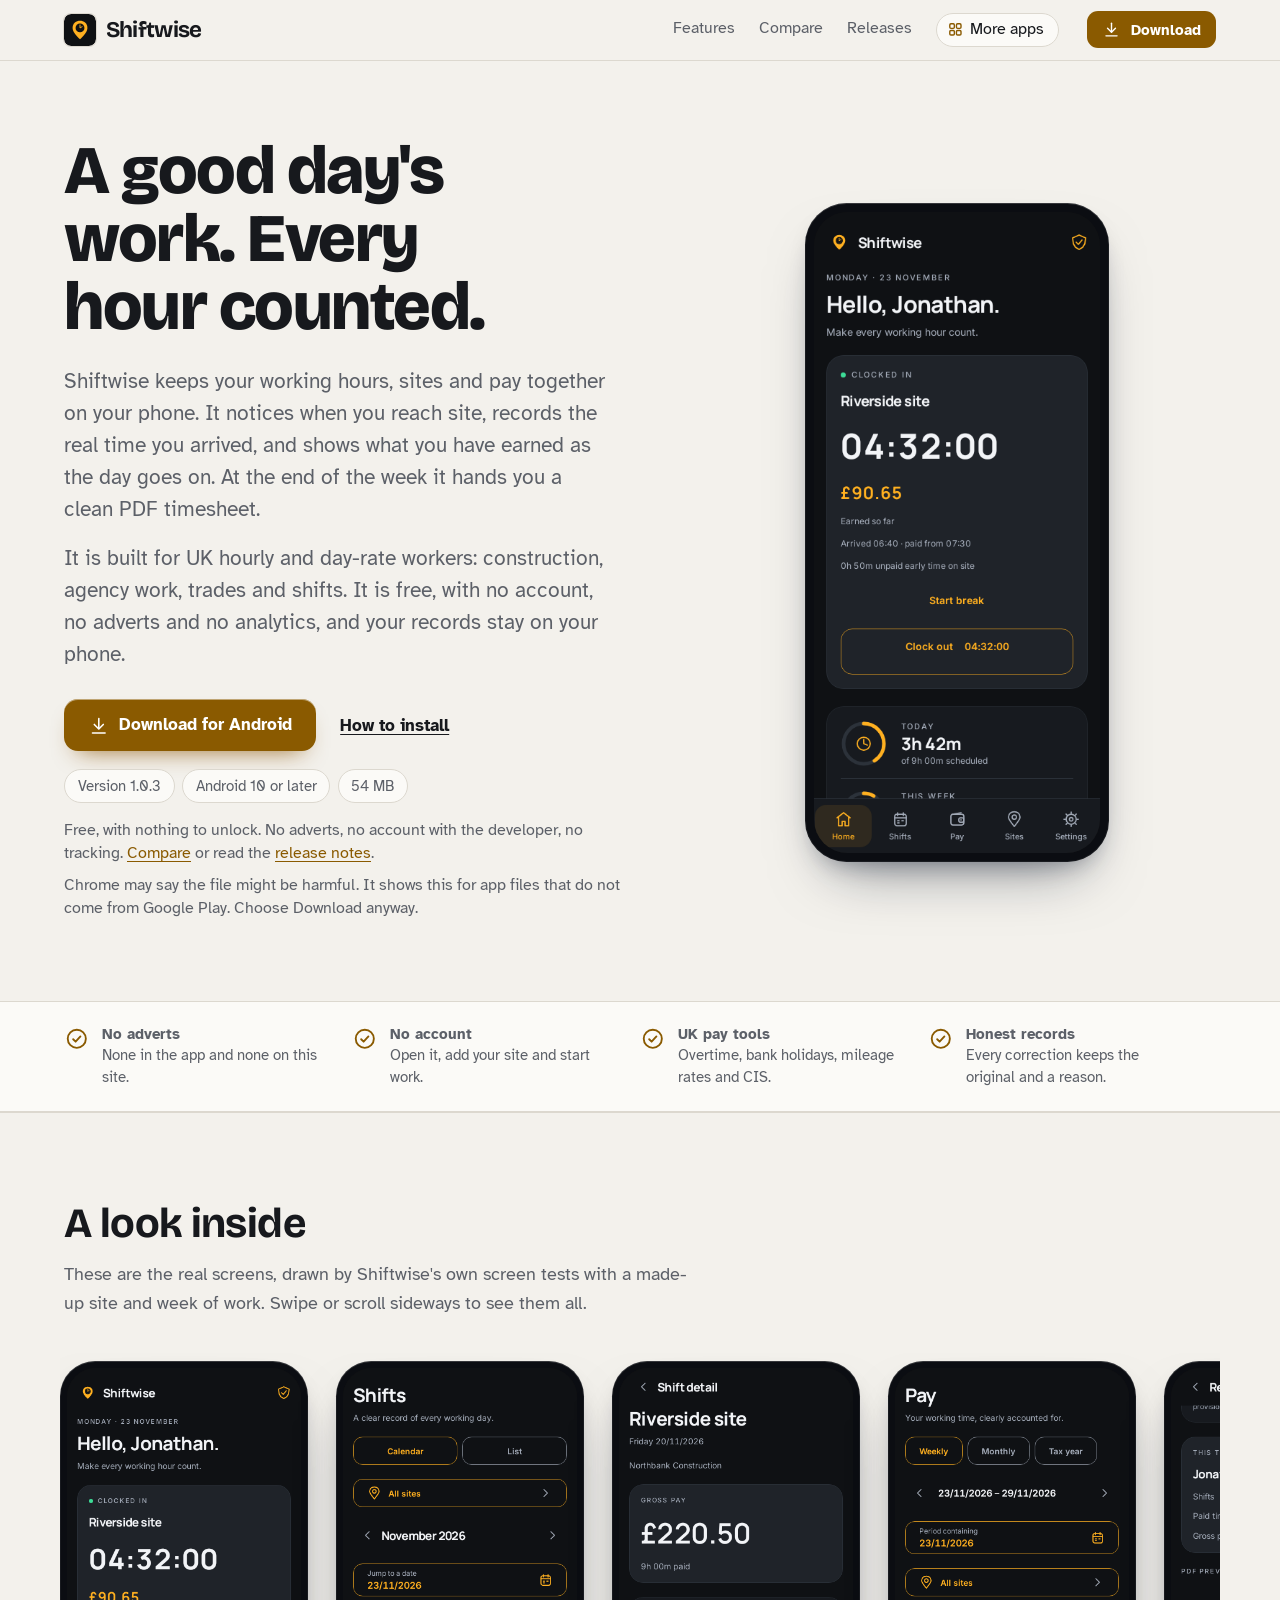
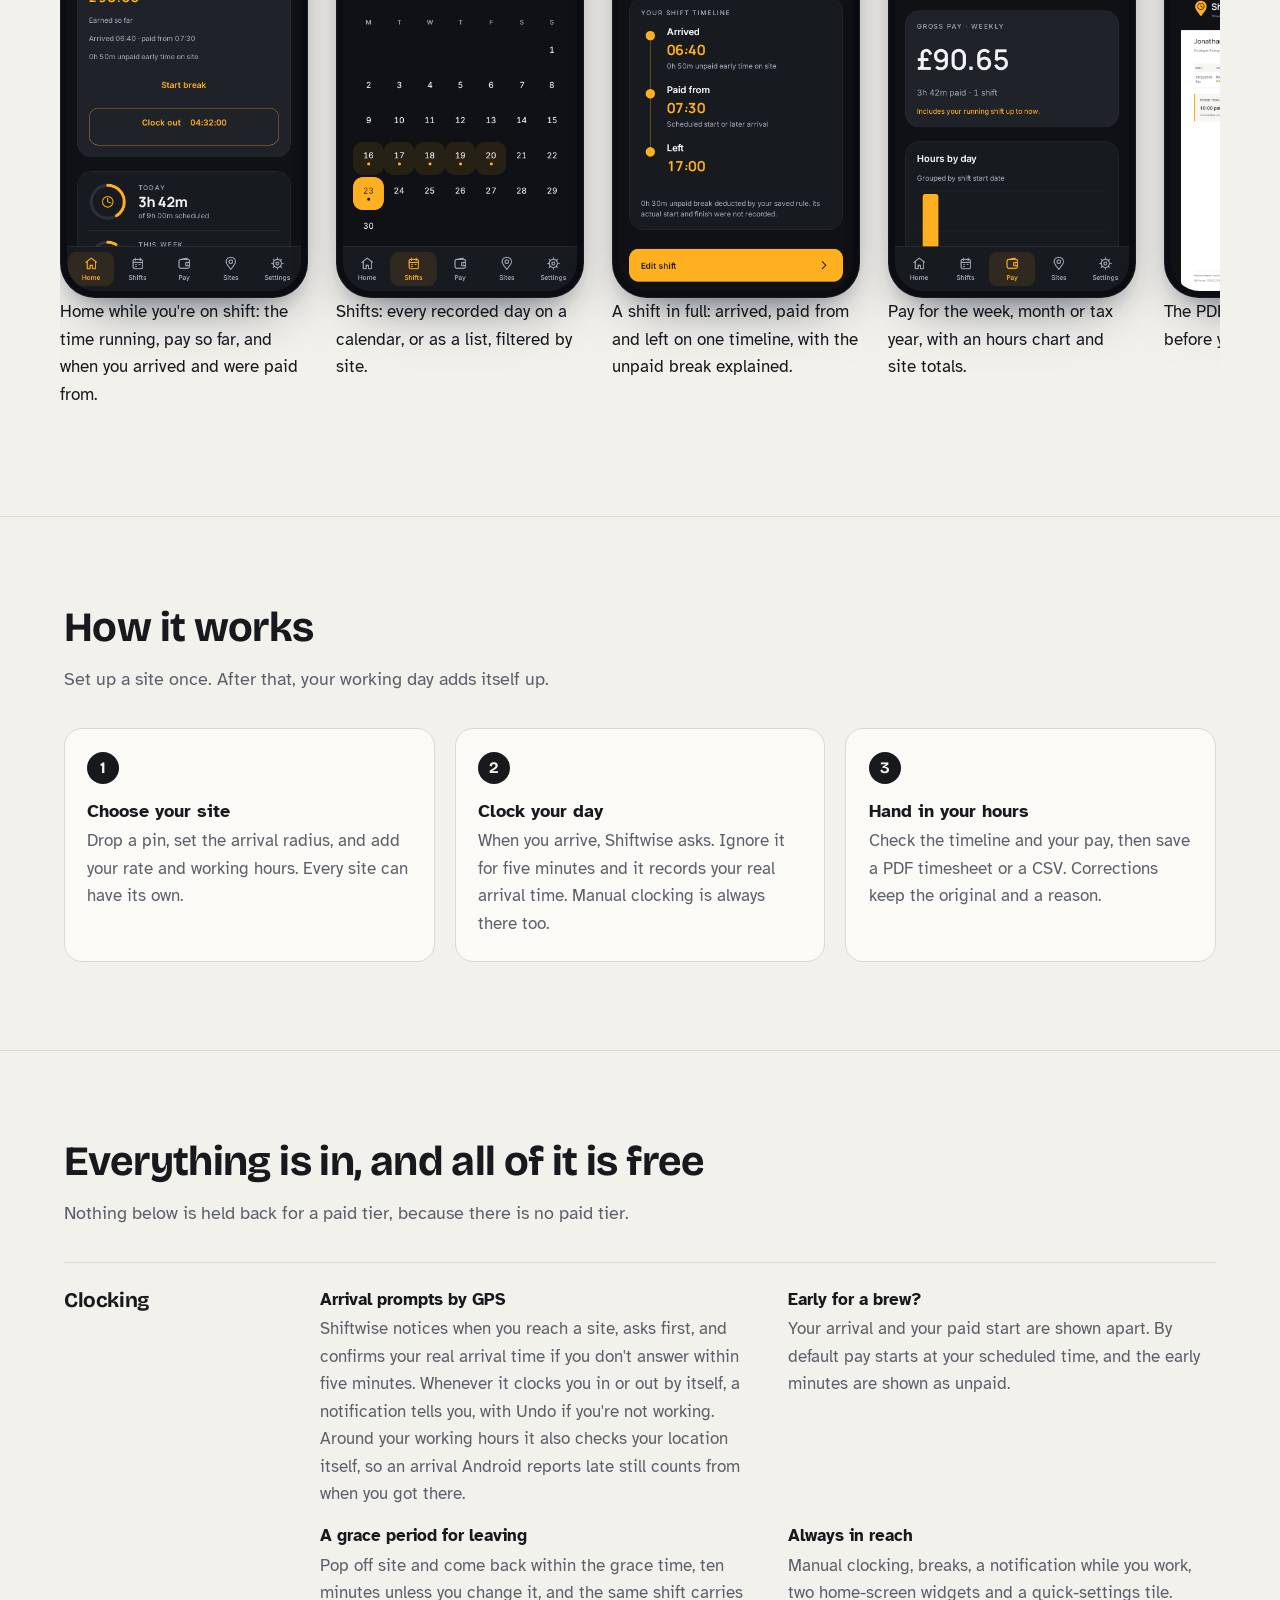
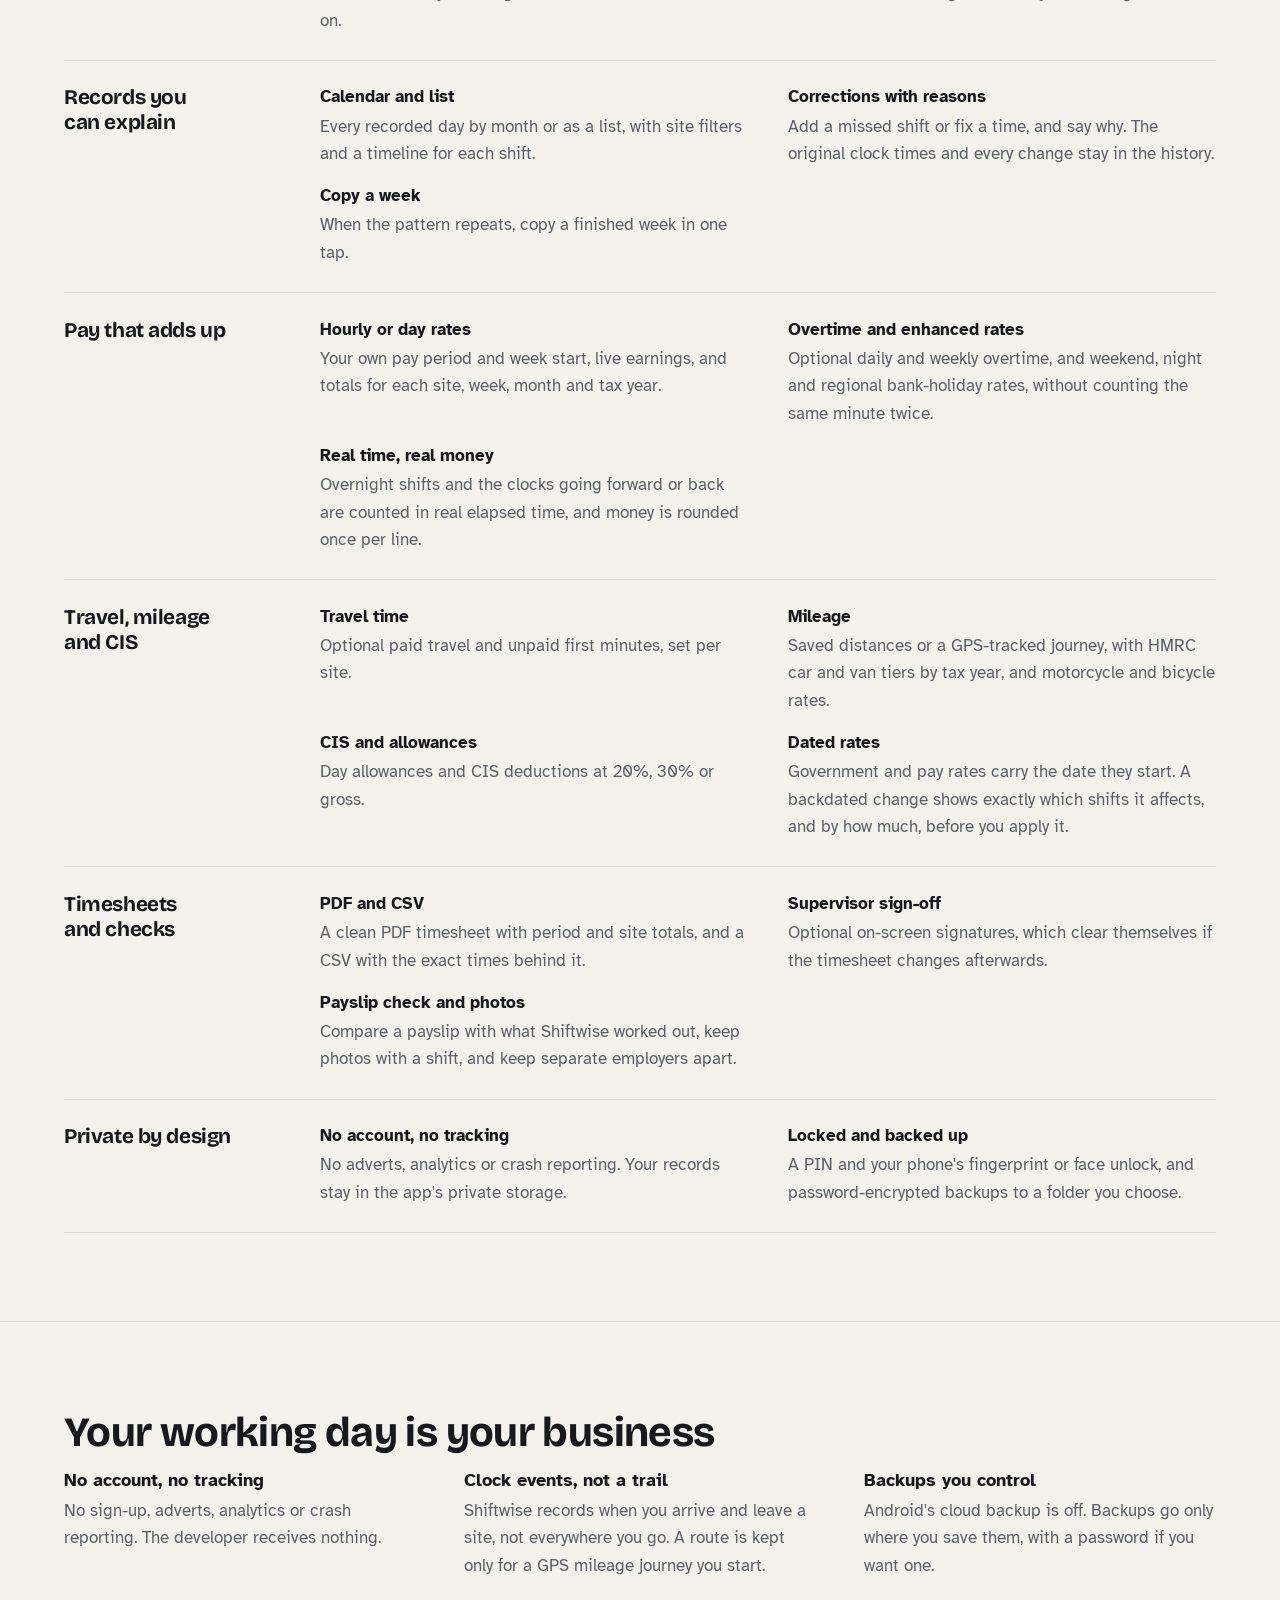
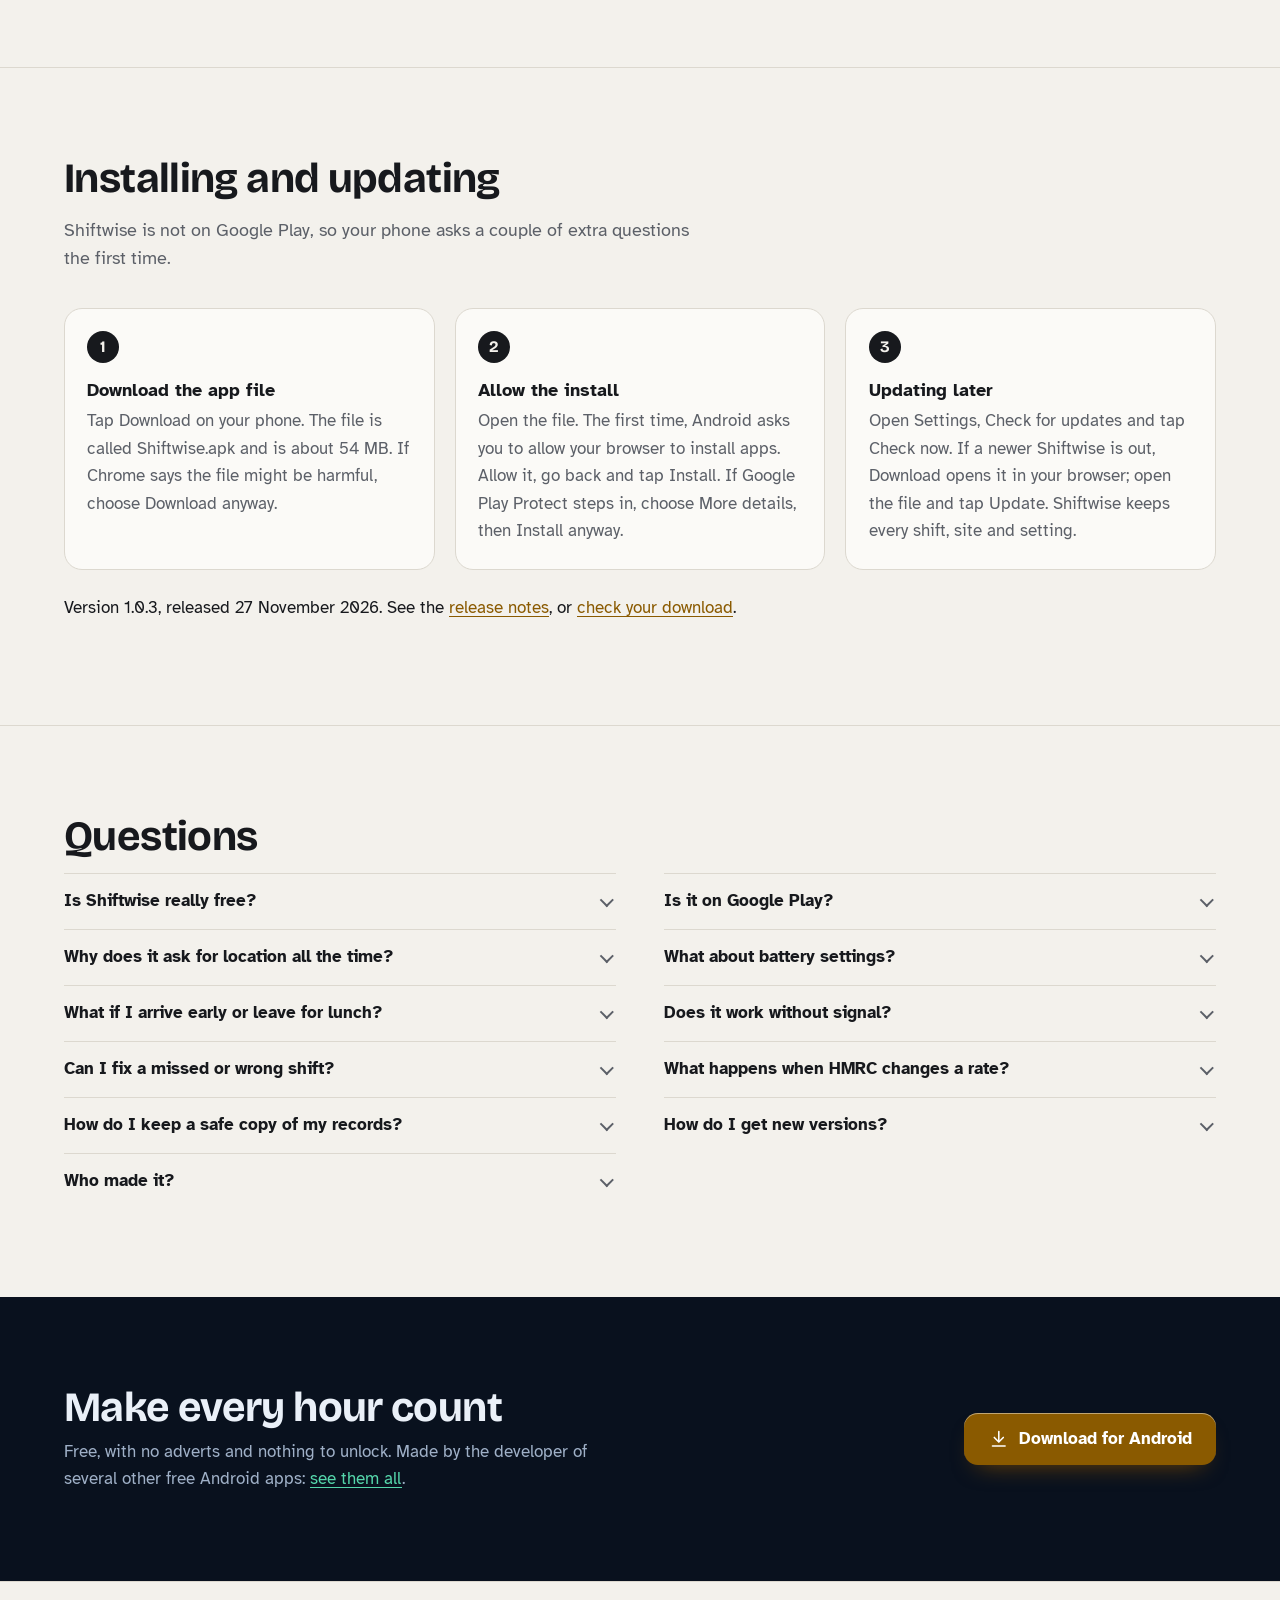
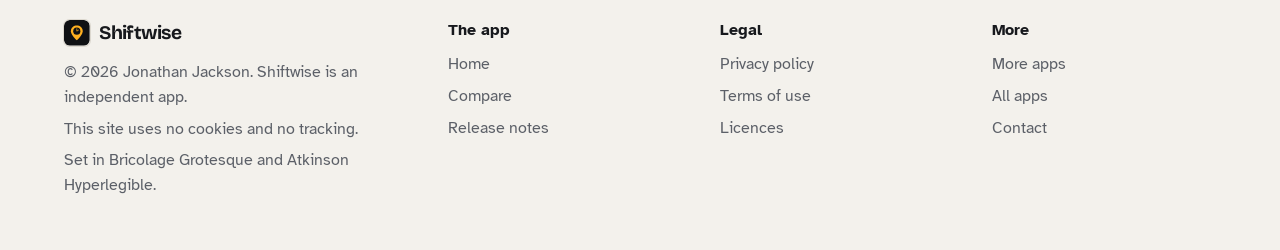
<file: index.html>
<!DOCTYPE html>
<html lang="en-GB">
<head>
<meta charset="utf-8">
<meta name="viewport" content="width=device-width, initial-scale=1">
<title>Shiftwise: private timesheets and pay for UK hourly and day-rate workers</title>
<meta name="description" content="Shiftwise is a free Android timesheet app for UK hourly and day-rate workers: GPS arrival prompts, an honest shift record with reasons for every change, pay, overtime, mileage and CIS, and PDF timesheets. No account, adverts or analytics.">
<meta name="author" content="Jonathan Jackson">
<link rel="canonical" href="https://customgpter.github.io/shiftwise/">
<meta name="theme-color" content="#f3f1ec" media="(prefers-color-scheme: light)">
<meta name="theme-color" content="#0f1114" media="(prefers-color-scheme: dark)">
<meta property="og:type" content="website">
<meta property="og:site_name" content="Shiftwise">
<meta property="og:title" content="Shiftwise: private timesheets and pay for UK hourly and day-rate workers">
<meta property="og:description" content="Shiftwise is a free Android timesheet app for UK hourly and day-rate workers: GPS arrival prompts, an honest shift record with reasons for every change, pay, overtime, mileage and CIS, and PDF timesheets. No account, adverts or analytics.">
<meta property="og:url" content="https://customgpter.github.io/shiftwise/">
<meta property="og:image" content="https://customgpter.github.io/shiftwise/assets/og.png">
<meta property="og:image:width" content="1200">
<meta property="og:image:height" content="630">
<meta property="og:image:alt" content="Shiftwise&#x27;s home screen: clocked in at Riverside site, the shift time running and the pay earned so far">
<meta property="og:locale" content="en_GB">
<meta name="twitter:card" content="summary_large_image">
<link rel="icon" href="./assets/favicon.svg" type="image/svg+xml">
<link rel="apple-touch-icon" href="./assets/apple-touch-icon.png">
<link rel="preload" href="./assets/fonts/bricolage-grotesque-latin.woff2" as="font" type="font/woff2" crossorigin>
<link rel="preload" href="./assets/fonts/atkinson-hyperlegible-latin-400-normal.woff2" as="font" type="font/woff2" crossorigin>
<link rel="stylesheet" href="./assets/site.css?v=1">
<link rel="stylesheet" href="./assets/house.css?v=1">
<link rel="stylesheet" href="./assets/apps-list.css?v=1">
<script src="./assets/apps-list.js?v=1" defer></script>
<script type="application/ld+json">{"@context":"https://schema.org","@type":"SoftwareApplication","name":"Shiftwise","url":"https://customgpter.github.io/shiftwise/","description":"Shiftwise is a free Android timesheet app for UK hourly and day-rate workers: GPS arrival prompts, an honest shift record with reasons for every change, pay, overtime, mileage and CIS, and PDF timesheets. No account, adverts or analytics.","applicationCategory":"BusinessApplication","operatingSystem":"Android 10 or later","softwareVersion":"1.0.3","downloadUrl":"https://github.com/CustomGPTer/shiftwise/releases/latest/download/Shiftwise.apk","releaseNotes":"https://customgpter.github.io/shiftwise/releases.html","offers":{"@type":"Offer","price":"0","priceCurrency":"GBP"},"inLanguage":"en-GB","image":"https://customgpter.github.io/shiftwise/assets/og.png","featureList":["Arrival prompts by GPS","Early for a brew?","A grace period for leaving","Always in reach","Calendar and list","Corrections with reasons","Copy a week","Hourly or day rates","Overtime and enhanced rates","Real time, real money","Travel time","Mileage"],"author":{"@type":"Person","name":"Jonathan Jackson"}}</script>
<script type="application/ld+json">{"@context":"https://schema.org","@type":"FAQPage","mainEntity":[{"@type":"Question","name":"Is Shiftwise really free?","acceptedAnswer":{"@type":"Answer","text":"Yes. There is no paid version, no subscription and no adverts, and nothing in the app is locked."}},{"@type":"Question","name":"Is it on Google Play?","acceptedAnswer":{"@type":"Answer","text":"No. Shiftwise is a personal project and is downloaded from this site as an Android app file. It needs Android 10 or later."}},{"@type":"Question","name":"Why does it ask for location all the time?","acceptedAnswer":{"@type":"Answer","text":"Android only lets an app notice you arriving at or leaving a site while it is closed if it has location all the time. Shiftwise uses it to watch your saved site boundaries. If you would rather not allow it, manual clocking still works, and you can turn automatic clocking on later."}},{"@type":"Question","name":"What about battery settings?","acceptedAnswer":{"@type":"Answer","text":"Set Shiftwise's battery use to Unrestricted so Android delivers clock events on time. On Samsung, also add it to Never sleeping apps. The app has guidance for Samsung, Xiaomi, OnePlus and Huawei. Android can still delay background events; opening Shiftwise catches up with anything it missed."}},{"@type":"Question","name":"What if I arrive early or leave for lunch?","acceptedAnswer":{"@type":"Answer","text":"Your arrival is kept, but pay starts at your scheduled start unless you choose to be paid from arrival. The timeline shows the early, unpaid time. Leave and come back within the grace time and it stays one shift. Both can be changed per site."}},{"@type":"Question","name":"Does it work without signal?","acceptedAnswer":{"@type":"Answer","text":"Yes. Clocking, sites, pay and timesheets all work offline. Maps and address searches need a connection, and so does the optional bank-holiday refresh from GOV.UK."}},{"@type":"Question","name":"Can I fix a missed or wrong shift?","acceptedAnswer":{"@type":"Answer","text":"Yes. Add a shift, or change its times and breaks, and give a reason. The original clock times and the full history stay with it, and edited shifts carry a small mark in the app and on the timesheet, which you can hide in Settings."}},{"@type":"Question","name":"What happens when HMRC changes a rate?","acceptedAnswer":{"@type":"Answer","text":"Add the new rate with the date it starts, in Settings, Rates. Older shifts keep the rate that applied at the time. If the date is in the past, Shiftwise shows which shifts and journeys change, and by how much, before you apply it."}},{"@type":"Question","name":"How do I keep a safe copy of my records?","acceptedAnswer":{"@type":"Answer","text":"Open Settings, Backup and save a .shiftwise file somewhere you control, with a password if you like. You can also choose a folder for daily or weekly copies, and the newest ten are kept. Restoring shows a preview and asks before it replaces anything."}},{"@type":"Question","name":"How do I get new versions?","acceptedAnswer":{"@type":"Answer","text":"Open Settings, Check for updates and tap Check now. Shiftwise asks GitHub only when you tap it. If a newer version is out, Download opens the file in your browser; open it and tap Update. Do not uninstall first: uninstalling removes the app's private records."}},{"@type":"Question","name":"Who made it?","acceptedAnswer":{"@type":"Answer","text":"Shiftwise is made by Jonathan Jackson, an independent developer in the United Kingdom. It is not connected with HMRC, GOV.UK, your employer or any payroll company."}}]}</script>
</head>
<body>
<a class="skip" href="#main">Skip to content</a>
<header class="masthead">
<div class="wrap">
<a class="brand" href="./" aria-label="Shiftwise home"><svg viewBox="0 0 108 108" aria-hidden="true"><rect width="108" height="108" rx="24" fill="#0F1114"/><path d="M54 85C54 85 29 64 29 47C29 15 79 15 79 47C79 64 54 85 54 85Z" fill="#FFB020"/><circle cx="54" cy="47" r="15" fill="#0F1114"/><path d="M54 37V47L61 43" stroke="#FFB020" stroke-width="3" stroke-linecap="round" fill="none"/></svg><span>Shiftwise</span></a>
<nav aria-label="Main"><ul><li><a href="./#features">Features</a></li><li><a href="./compare.html">Compare</a></li><li><a href="./releases.html">Releases</a></li><li><a class="more-apps" href="./more-apps.html"><svg class="ico" viewBox="0 0 24 24" aria-hidden="true"><rect x="4" y="4" width="6.5" height="6.5" rx="1.6"/><rect x="13.5" y="4" width="6.5" height="6.5" rx="1.6"/><rect x="4" y="13.5" width="6.5" height="6.5" rx="1.6"/><rect x="13.5" y="13.5" width="6.5" height="6.5" rx="1.6"/></svg>More apps</a></li></ul></nav>
<a class="button small" href="https://github.com/CustomGPTer/shiftwise/releases/latest/download/Shiftwise.apk"><svg class="ico" viewBox="0 0 24 24" aria-hidden="true"><path d="M12 4v11"/><path d="M7 10.5l5 5 5-5"/><path d="M5 20h14"/></svg>Download</a>
</div>
</header>
<main id="main">
<div class="hero">
<div class="wrap hero-grid">
<div class="hero-copy">
<h1>A good day&#x27;s work. Every hour counted.</h1>
<p class="lede">Shiftwise keeps your working hours, sites and pay together on your phone. It notices when you reach site, records the real time you arrived, and shows what you have earned as the day goes on. At the end of the week it hands you a clean PDF timesheet.</p><p class="lede">It is built for UK hourly and day-rate workers: construction, agency work, trades and shifts. It is free, with no account, no adverts and no analytics, and your records stay on your phone.</p>

<p class="get" id="download"><a class="button" href="https://github.com/CustomGPTer/shiftwise/releases/latest/download/Shiftwise.apk"><svg class="ico" viewBox="0 0 24 24" aria-hidden="true"><path d="M12 4v11"/><path d="M7 10.5l5 5 5-5"/><path d="M5 20h14"/></svg>Download for Android</a><a class="aside" href="#install">How to install</a></p>
<ul class="pills"><li>Version 1.0.3</li><li>Android 10 or later</li><li>54 MB</li></ul>
<p class="facts">Free, with nothing to unlock. No adverts, no account with the developer, no tracking. <a href="compare.html">Compare</a> or read the <a href="releases.html">release notes</a>.</p>
<p class="facts">Chrome may say the file might be harmful. It shows this for app files that do not come from Google Play. Choose Download anyway.</p>
</div>
<div class="hero-phone"><div class="phone"><img src="./assets/screens/home.png" alt="Home while you&#x27;re on shift: the time running, pay so far, and when you arrived and were paid from." width="393" height="852" fetchpriority="high"></div></div>
</div>
</div>

<section class="promises" aria-label="In short">
<div class="wrap"><ul><li><svg class="ico" viewBox="0 0 24 24" aria-hidden="true"><circle cx="12" cy="12" r="8.5"/><path d="M8.6 12.4l2.3 2.3 4.5-4.9"/></svg><span><b>No adverts</b><span>None in the app and none on this site.</span></span></li><li><svg class="ico" viewBox="0 0 24 24" aria-hidden="true"><circle cx="12" cy="12" r="8.5"/><path d="M8.6 12.4l2.3 2.3 4.5-4.9"/></svg><span><b>No account</b><span>Open it, add your site and start work.</span></span></li><li><svg class="ico" viewBox="0 0 24 24" aria-hidden="true"><circle cx="12" cy="12" r="8.5"/><path d="M8.6 12.4l2.3 2.3 4.5-4.9"/></svg><span><b>UK pay tools</b><span>Overtime, bank holidays, mileage rates and CIS.</span></span></li><li><svg class="ico" viewBox="0 0 24 24" aria-hidden="true"><circle cx="12" cy="12" r="8.5"/><path d="M8.6 12.4l2.3 2.3 4.5-4.9"/></svg><span><b>Honest records</b><span>Every correction keeps the original and a reason.</span></span></li></ul></div>
</section>

<section id="screens" aria-labelledby="screens-h">
<div class="wrap">
<h2 id="screens-h">A look inside</h2>
<p class="intro">These are the real screens, drawn by Shiftwise&#x27;s own screen tests with a made-up site and week of work. Swipe or scroll sideways to see them all.</p>
<div class="gallery" tabindex="0" role="region" aria-label="Screens from Shiftwise"><figure class="shot"><div class="phone"><img src="./assets/screens/home.png" alt="Home while you&#x27;re on shift: the time running, pay so far, and when you arrived and were paid from." width="393" height="852" loading="eager" decoding="async"></div><figcaption>Home while you&#x27;re on shift: the time running, pay so far, and when you arrived and were paid from.</figcaption></figure><figure class="shot"><div class="phone"><img src="./assets/screens/shifts.png" alt="Shifts: every recorded day on a calendar, or as a list, filtered by site." width="393" height="852" loading="eager" decoding="async"></div><figcaption>Shifts: every recorded day on a calendar, or as a list, filtered by site.</figcaption></figure><figure class="shot"><div class="phone"><img src="./assets/screens/detail.png" alt="A shift in full: arrived, paid from and left on one timeline, with the unpaid break explained." width="393" height="852" loading="eager" decoding="async"></div><figcaption>A shift in full: arrived, paid from and left on one timeline, with the unpaid break explained.</figcaption></figure><figure class="shot"><div class="phone"><img src="./assets/screens/pay.png" alt="Pay for the week, month or tax year, with an hours chart and site totals." width="393" height="852" loading="eager" decoding="async"></div><figcaption>Pay for the week, month or tax year, with an hours chart and site totals.</figcaption></figure><figure class="shot"><div class="phone"><img src="./assets/screens/reports.png" alt="The PDF timesheet, previewed before you save or share it." width="393" height="852" loading="eager" decoding="async"></div><figcaption>The PDF timesheet, previewed before you save or share it.</figcaption></figure><figure class="shot"><div class="phone"><img src="./assets/screens/rates.png" alt="Rates that remember their dates, so a new mileage rate never rewrites last year&#x27;s claims." width="393" height="852" loading="eager" decoding="async"></div><figcaption>Rates that remember their dates, so a new mileage rate never rewrites last year&#x27;s claims.</figcaption></figure><figure class="shot"><div class="phone"><img src="./assets/screens/sites.png" alt="Your sites, each with its own pin, radius, pay rate and working hours." width="393" height="852" loading="eager" decoding="async"></div><figcaption>Your sites, each with its own pin, radius, pay rate and working hours.</figcaption></figure><figure class="shot"><div class="phone"><img src="./assets/screens/light.png" alt="The same home screen in the light theme. Dark, light or follow the phone." width="393" height="852" loading="eager" decoding="async"></div><figcaption>The same home screen in the light theme. Dark, light or follow the phone.</figcaption></figure></div>
</div>
</section>

<section id="how" aria-labelledby="how-h">
<div class="wrap">
<h2 id="how-h">How it works</h2>
<p class="intro">Set up a site once. After that, your working day adds itself up.</p>
<ol class="steps"><li><h3>Choose your site</h3><p>Drop a pin, set the arrival radius, and add your rate and working hours. Every site can have its own.</p></li><li><h3>Clock your day</h3><p>When you arrive, Shiftwise asks. Ignore it for five minutes and it records your real arrival time. Manual clocking is always there too.</p></li><li><h3>Hand in your hours</h3><p>Check the timeline and your pay, then save a PDF timesheet or a CSV. Corrections keep the original and a reason.</p></li></ol>
</div>
</section>

<section id="features" aria-labelledby="features-h">
<div class="wrap">
<h2 id="features-h">Everything is in, and all of it is free</h2>
<p class="intro">Nothing below is held back for a paid tier, because there is no paid tier.</p>
<div class="groups"><div class="group"><h3>Clocking</h3><dl><div><dt>Arrival prompts by GPS</dt><dd>Shiftwise notices when you reach a site, asks first, and confirms your real arrival time if you don't answer within five minutes. Whenever it clocks you in or out by itself, a notification tells you, with Undo if you're not working. Around your working hours it also checks your location itself, so an arrival Android reports late still counts from when you got there.</dd></div><div><dt>Early for a brew?</dt><dd>Your arrival and your paid start are shown apart. By default pay starts at your scheduled time, and the early minutes are shown as unpaid.</dd></div><div><dt>A grace period for leaving</dt><dd>Pop off site and come back within the grace time, ten minutes unless you change it, and the same shift carries on.</dd></div><div><dt>Always in reach</dt><dd>Manual clocking, breaks, a notification while you work, two home-screen widgets and a quick-settings tile.</dd></div></dl></div><div class="group"><h3>Records you can explain</h3><dl><div><dt>Calendar and list</dt><dd>Every recorded day by month or as a list, with site filters and a timeline for each shift.</dd></div><div><dt>Corrections with reasons</dt><dd>Add a missed shift or fix a time, and say why. The original clock times and every change stay in the history.</dd></div><div><dt>Copy a week</dt><dd>When the pattern repeats, copy a finished week in one tap.</dd></div></dl></div><div class="group"><h3>Pay that adds up</h3><dl><div><dt>Hourly or day rates</dt><dd>Your own pay period and week start, live earnings, and totals for each site, week, month and tax year.</dd></div><div><dt>Overtime and enhanced rates</dt><dd>Optional daily and weekly overtime, and weekend, night and regional bank-holiday rates, without counting the same minute twice.</dd></div><div><dt>Real time, real money</dt><dd>Overnight shifts and the clocks going forward or back are counted in real elapsed time, and money is rounded once per line.</dd></div></dl></div><div class="group"><h3>Travel, mileage and CIS</h3><dl><div><dt>Travel time</dt><dd>Optional paid travel and unpaid first minutes, set per site.</dd></div><div><dt>Mileage</dt><dd>Saved distances or a GPS-tracked journey, with HMRC car and van tiers by tax year, and motorcycle and bicycle rates.</dd></div><div><dt>CIS and allowances</dt><dd>Day allowances and CIS deductions at 20%, 30% or gross.</dd></div><div><dt>Dated rates</dt><dd>Government and pay rates carry the date they start. A backdated change shows exactly which shifts it affects, and by how much, before you apply it.</dd></div></dl></div><div class="group"><h3>Timesheets and checks</h3><dl><div><dt>PDF and CSV</dt><dd>A clean PDF timesheet with period and site totals, and a CSV with the exact times behind it.</dd></div><div><dt>Supervisor sign-off</dt><dd>Optional on-screen signatures, which clear themselves if the timesheet changes afterwards.</dd></div><div><dt>Payslip check and photos</dt><dd>Compare a payslip with what Shiftwise worked out, keep photos with a shift, and keep separate employers apart.</dd></div></dl></div><div class="group"><h3>Private by design</h3><dl><div><dt>No account, no tracking</dt><dd>No adverts, analytics or crash reporting. Your records stay in the app's private storage.</dd></div><div><dt>Locked and backed up</dt><dd>A PIN and your phone's fingerprint or face unlock, and password-encrypted backups to a folder you choose.</dd></div></dl></div></div>
</div>
</section>

<section id="privacy" aria-labelledby="privacy-h">
<div class="wrap">
<h2 id="privacy-h">Your working day is your business</h2>
<ul class="plain"><li><h3>No account, no tracking</h3><p>No sign-up, adverts, analytics or crash reporting. The developer receives nothing.</p></li><li><h3>Clock events, not a trail</h3><p>Shiftwise records when you arrive and leave a site, not everywhere you go. A route is kept only for a GPS mileage journey you start.</p></li><li><h3>Backups you control</h3><p>Android's cloud backup is off. Backups go only where you save them, with a password if you want one.</p></li></ul>
</div>
</section>

<section id="install" aria-labelledby="install-h">
<div class="wrap">
<h2 id="install-h">Installing and updating</h2>
<p class="intro">Shiftwise is not on Google Play, so your phone asks a couple of extra questions the first time.</p>
<ol class="steps"><li><h3>Download the app file</h3><p>Tap Download on your phone. The file is called Shiftwise.apk and is about 54 MB. If Chrome says the file might be harmful, choose Download anyway.</p></li><li><h3>Allow the install</h3><p>Open the file. The first time, Android asks you to allow your browser to install apps. Allow it, go back and tap Install. If Google Play Protect steps in, choose More details, then Install anyway.</p></li><li><h3>Updating later</h3><p>Open Settings, Check for updates and tap Check now. If a newer Shiftwise is out, Download opens it in your browser; open the file and tap Update. Shiftwise keeps every shift, site and setting.</p></li></ol>
<p class="after-table">Version 1.0.3, released 27 November 2026. See the <a href="releases.html">release notes</a>, or <a href="releases.html#checking">check your download</a>.</p>
</div>
</section>

<section id="questions" aria-labelledby="questions-h">
<div class="wrap">
<h2 id="questions-h">Questions</h2>
<div class="faq"><details><summary>Is Shiftwise really free?</summary><p>Yes. There is no paid version, no subscription and no adverts, and nothing in the app is locked.</p></details><details><summary>Is it on Google Play?</summary><p>No. Shiftwise is a personal project and is downloaded from this site as an Android app file. It needs Android 10 or later.</p></details><details><summary>Why does it ask for location all the time?</summary><p>Android only lets an app notice you arriving at or leaving a site while it is closed if it has location all the time. Shiftwise uses it to watch your saved site boundaries. If you would rather not allow it, manual clocking still works, and you can turn automatic clocking on later.</p></details><details><summary>What about battery settings?</summary><p>Set Shiftwise's battery use to Unrestricted so Android delivers clock events on time. On Samsung, also add it to Never sleeping apps. The app has guidance for Samsung, Xiaomi, OnePlus and Huawei. Android can still delay background events; opening Shiftwise catches up with anything it missed.</p></details><details><summary>What if I arrive early or leave for lunch?</summary><p>Your arrival is kept, but pay starts at your scheduled start unless you choose to be paid from arrival. The timeline shows the early, unpaid time. Leave and come back within the grace time and it stays one shift. Both can be changed per site.</p></details><details><summary>Does it work without signal?</summary><p>Yes. Clocking, sites, pay and timesheets all work offline. Maps and address searches need a connection, and so does the optional bank-holiday refresh from GOV.UK.</p></details><details><summary>Can I fix a missed or wrong shift?</summary><p>Yes. Add a shift, or change its times and breaks, and give a reason. The original clock times and the full history stay with it, and edited shifts carry a small mark in the app and on the timesheet, which you can hide in Settings.</p></details><details><summary>What happens when HMRC changes a rate?</summary><p>Add the new rate with the date it starts, in Settings, Rates. Older shifts keep the rate that applied at the time. If the date is in the past, Shiftwise shows which shifts and journeys change, and by how much, before you apply it.</p></details><details><summary>How do I keep a safe copy of my records?</summary><p>Open Settings, Backup and save a .shiftwise file somewhere you control, with a password if you like. You can also choose a folder for daily or weekly copies, and the newest ten are kept. Restoring shows a preview and asks before it replaces anything.</p></details><details><summary>How do I get new versions?</summary><p>Open Settings, Check for updates and tap Check now. Shiftwise asks GitHub only when you tap it. If a newer version is out, Download opens the file in your browser; open it and tap Update. Do not uninstall first: uninstalling removes the app's private records.</p></details><details><summary>Who made it?</summary><p>Shiftwise is made by Jonathan Jackson, an independent developer in the United Kingdom. It is not connected with HMRC, GOV.UK, your employer or any payroll company.</p></details></div>
</div>
</section>

<section class="closing" aria-labelledby="closing-h">
<div class="wrap">
<div><h2 id="closing-h">Make every hour count</h2><p>Free, with no adverts and nothing to unlock. Made by the developer of several other free Android apps: <a href="more-apps.html">see them all</a>.</p></div>
<a class="button" href="https://github.com/CustomGPTer/shiftwise/releases/latest/download/Shiftwise.apk"><svg class="ico" viewBox="0 0 24 24" aria-hidden="true"><path d="M12 4v11"/><path d="M7 10.5l5 5 5-5"/><path d="M5 20h14"/></svg>Download for Android</a>
</div>
</section>
</main>
<footer class="colophon">
<div class="wrap">
<div>
<a class="brand" href="./" aria-label="Shiftwise home"><svg viewBox="0 0 108 108" aria-hidden="true"><rect width="108" height="108" rx="24" fill="#0F1114"/><path d="M54 85C54 85 29 64 29 47C29 15 79 15 79 47C79 64 54 85 54 85Z" fill="#FFB020"/><circle cx="54" cy="47" r="15" fill="#0F1114"/><path d="M54 37V47L61 43" stroke="#FFB020" stroke-width="3" stroke-linecap="round" fill="none"/></svg><span>Shiftwise</span></a>
<p>&copy; 2026 Jonathan Jackson. Shiftwise is an independent app.</p>
<p>This site uses no cookies and no tracking.</p>
<p>Set in Bricolage Grotesque and Atkinson Hyperlegible.</p>
</div>
<nav aria-label="The app"><h2>The app</h2><ul>
<li><a href="./">Home</a></li>
<li><a href="./compare.html">Compare</a></li>
<li><a href="./releases.html">Release notes</a></li>

</ul></nav>
<nav aria-label="Legal"><h2>Legal</h2><ul>
<li><a href="./privacy.html">Privacy policy</a></li>
<li><a href="./terms.html">Terms of use</a></li>
<li><a href="./licences.html">Licences</a></li>
</ul></nav>
<nav aria-label="More"><h2>More</h2><ul>
<li><a href="./more-apps.html">More apps</a></li>
<li><a href="https://customgpter.github.io/">All apps</a></li>
<li><a href="https://github.com/CustomGPTer/shiftwise/issues">Contact</a></li>
</ul></nav>
</div>
</footer>
</body>
</html>
</file>
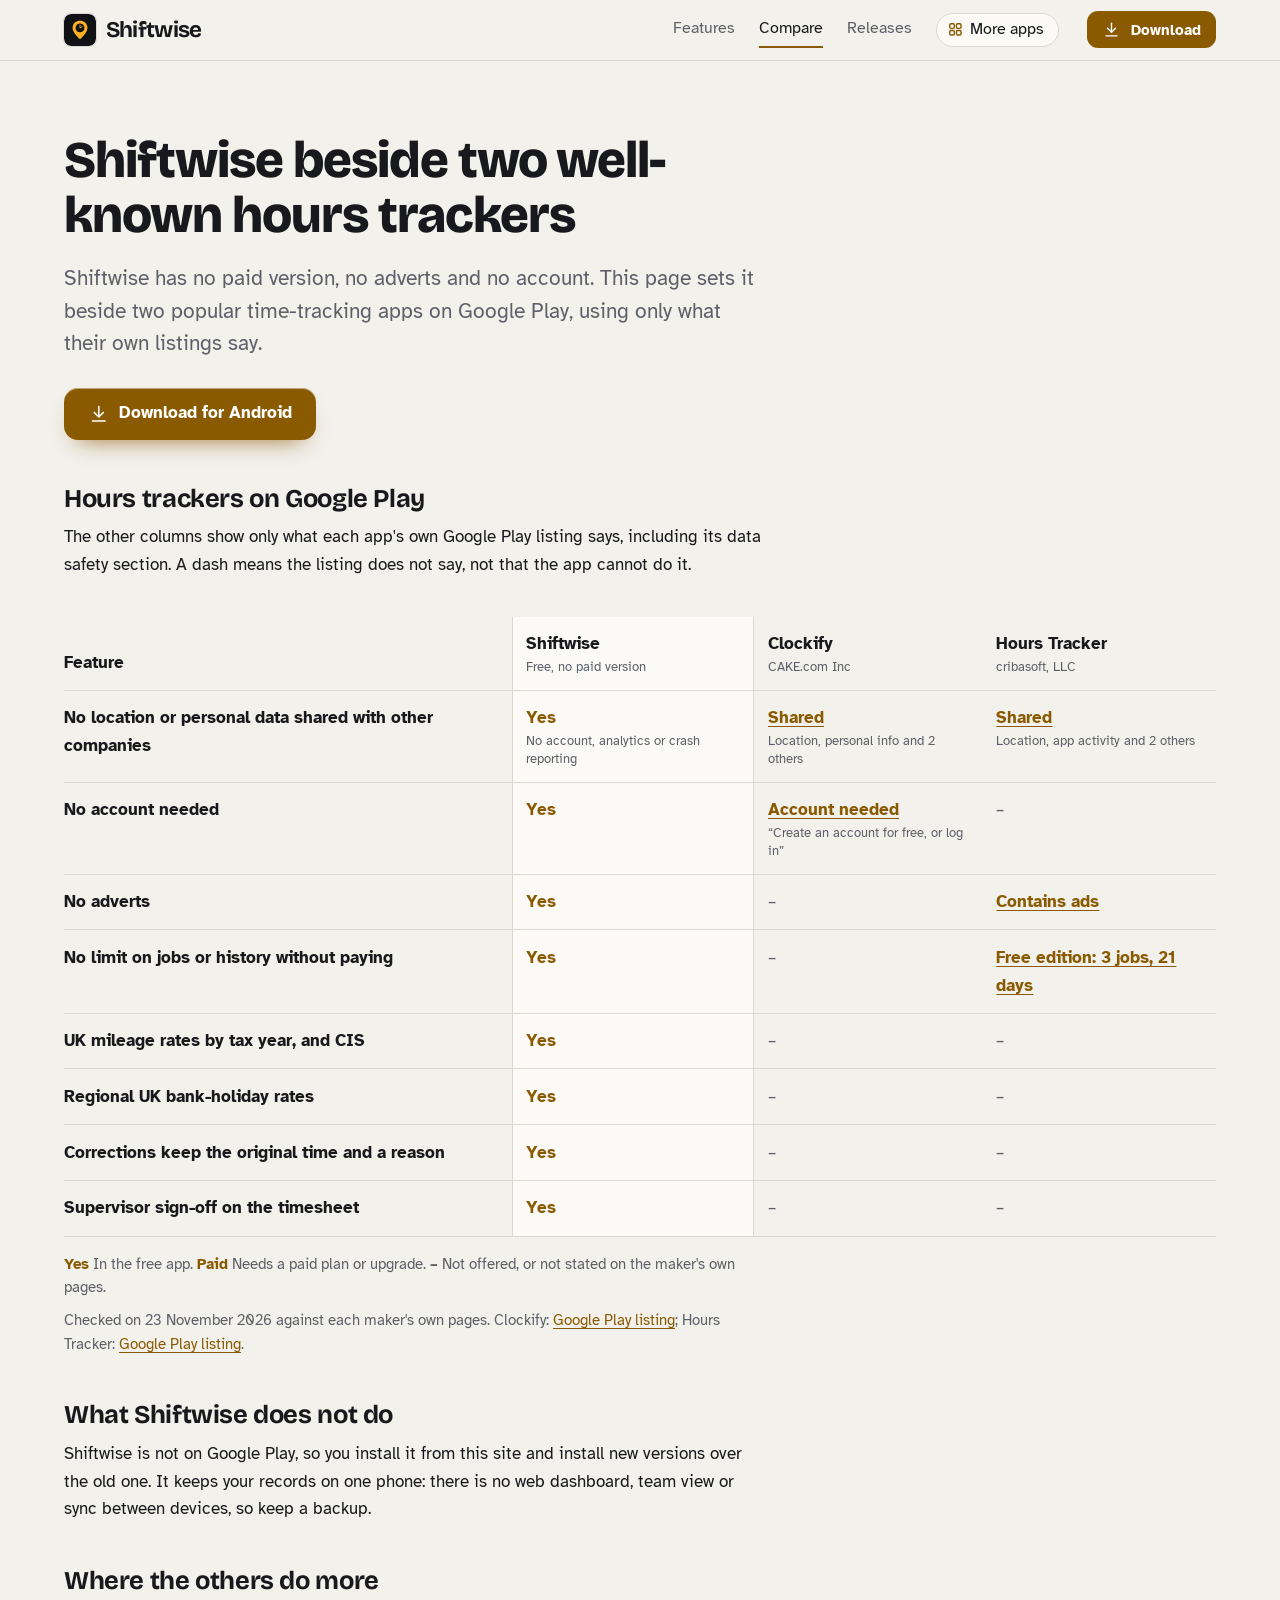
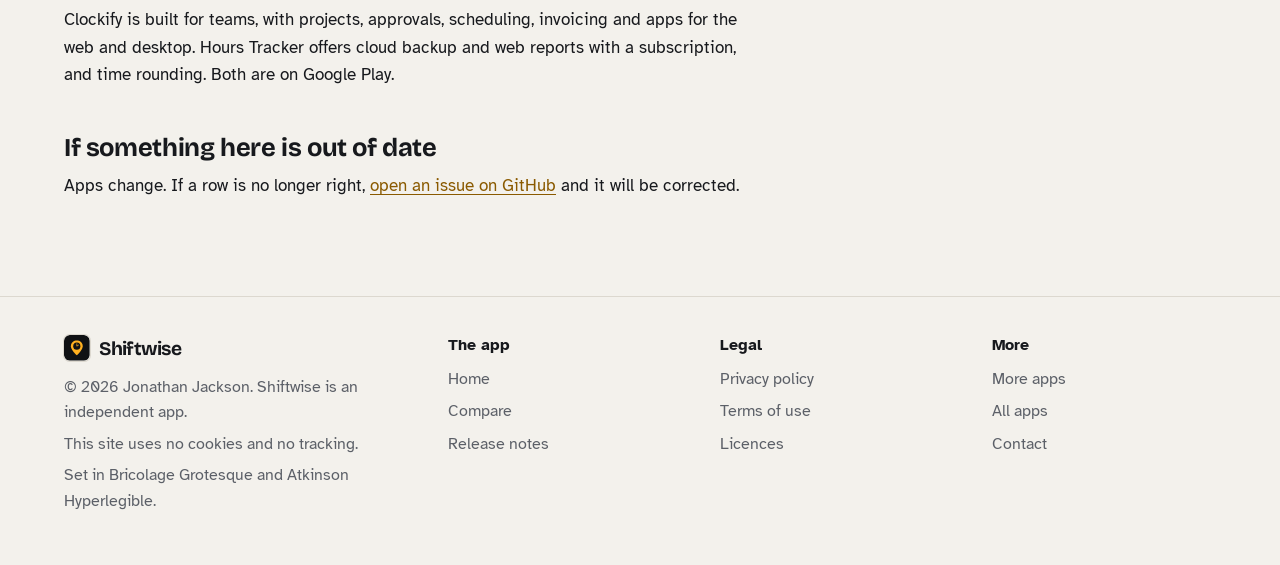
<file: compare.html>
<!DOCTYPE html>
<html lang="en-GB">
<head>
<meta charset="utf-8">
<meta name="viewport" content="width=device-width, initial-scale=1">
<title>Shiftwise compared with other timesheet apps</title>
<meta name="description" content="How Shiftwise compares with Clockify and Hours Tracker, row by row, with each claim linked to the app&#x27;s own Google Play listing.">
<meta name="author" content="Jonathan Jackson">
<link rel="canonical" href="https://customgpter.github.io/shiftwise/compare.html">
<meta name="theme-color" content="#f3f1ec" media="(prefers-color-scheme: light)">
<meta name="theme-color" content="#0f1114" media="(prefers-color-scheme: dark)">
<meta property="og:type" content="website">
<meta property="og:site_name" content="Shiftwise">
<meta property="og:title" content="Shiftwise compared with other timesheet apps">
<meta property="og:description" content="How Shiftwise compares with Clockify and Hours Tracker, row by row, with each claim linked to the app&#x27;s own Google Play listing.">
<meta property="og:url" content="https://customgpter.github.io/shiftwise/compare.html">
<meta property="og:image" content="https://customgpter.github.io/shiftwise/assets/og.png">
<meta property="og:image:width" content="1200">
<meta property="og:image:height" content="630">
<meta property="og:image:alt" content="Shiftwise&#x27;s home screen: clocked in at Riverside site, the shift time running and the pay earned so far">
<meta property="og:locale" content="en_GB">
<meta name="twitter:card" content="summary_large_image">
<link rel="icon" href="./assets/favicon.svg" type="image/svg+xml">
<link rel="apple-touch-icon" href="./assets/apple-touch-icon.png">
<link rel="preload" href="./assets/fonts/bricolage-grotesque-latin.woff2" as="font" type="font/woff2" crossorigin>
<link rel="preload" href="./assets/fonts/atkinson-hyperlegible-latin-400-normal.woff2" as="font" type="font/woff2" crossorigin>
<link rel="stylesheet" href="./assets/site.css?v=1">
<link rel="stylesheet" href="./assets/house.css?v=1">
<link rel="stylesheet" href="./assets/apps-list.css?v=1">
<script src="./assets/apps-list.js?v=1" defer></script>
</head>
<body>
<a class="skip" href="#main">Skip to content</a>
<header class="masthead">
<div class="wrap">
<a class="brand" href="./" aria-label="Shiftwise home"><svg viewBox="0 0 108 108" aria-hidden="true"><rect width="108" height="108" rx="24" fill="#0F1114"/><path d="M54 85C54 85 29 64 29 47C29 15 79 15 79 47C79 64 54 85 54 85Z" fill="#FFB020"/><circle cx="54" cy="47" r="15" fill="#0F1114"/><path d="M54 37V47L61 43" stroke="#FFB020" stroke-width="3" stroke-linecap="round" fill="none"/></svg><span>Shiftwise</span></a>
<nav aria-label="Main"><ul><li><a href="./#features">Features</a></li><li><a href="./compare.html" aria-current="page">Compare</a></li><li><a href="./releases.html">Releases</a></li><li><a class="more-apps" href="./more-apps.html"><svg class="ico" viewBox="0 0 24 24" aria-hidden="true"><rect x="4" y="4" width="6.5" height="6.5" rx="1.6"/><rect x="13.5" y="4" width="6.5" height="6.5" rx="1.6"/><rect x="4" y="13.5" width="6.5" height="6.5" rx="1.6"/><rect x="13.5" y="13.5" width="6.5" height="6.5" rx="1.6"/></svg>More apps</a></li></ul></nav>
<a class="button small" href="https://github.com/CustomGPTer/shiftwise/releases/latest/download/Shiftwise.apk"><svg class="ico" viewBox="0 0 24 24" aria-hidden="true"><path d="M12 4v11"/><path d="M7 10.5l5 5 5-5"/><path d="M5 20h14"/></svg>Download</a>
</div>
</header>
<main id="main" class="doc">
<div class="wrap">
<div class="measure">
<h1>Shiftwise beside two well-known hours trackers</h1>
<p class="lede">Shiftwise has no paid version, no adverts and no account. This page sets it beside two popular time-tracking apps on Google Play, using only what their own listings say.</p>
<p class="get"><a class="button" href="https://github.com/CustomGPTer/shiftwise/releases/latest/download/Shiftwise.apk"><svg class="ico" viewBox="0 0 24 24" aria-hidden="true"><path d="M12 4v11"/><path d="M7 10.5l5 5 5-5"/><path d="M5 20h14"/></svg>Download for Android</a></p>
<h2 id="table">Hours trackers on Google Play</h2>
<p>The other columns show only what each app's own Google Play listing says, including its data safety section. A dash means the listing does not say, not that the app cannot do it.</p>
</div>
<div class="scroll">
<table class="cmp">
<thead><tr><th scope="col">Feature</th><th scope="col" class="ours">Shiftwise<small>Free, no paid version</small></th><th scope="col">Clockify<small>CAKE.com Inc</small></th><th scope="col">Hours Tracker<small>cribasoft, LLC</small></th></tr></thead>
<tbody>
<tr><th scope="row">No location or personal data shared with other companies</th><td class="yes ours"><span class="app">Shiftwise</span><span class="v">Yes<small>No account, analytics or crash reporting</small></span></td><td class="pay"><span class="app">Clockify</span><span class="v"><a href="https://play.google.com/store/apps/details?id=me.clockify.android&hl=en_GB">Shared</a><small>Location, personal info and 2 others</small></span></td><td class="pay"><span class="app">Hours Tracker</span><span class="v"><a href="https://play.google.com/store/apps/details?id=com.cribasoft.HoursTrackerFree.Android&hl=en_GB">Shared</a><small>Location, app activity and 2 others</small></span></td></tr>
<tr><th scope="row">No account needed</th><td class="yes ours"><span class="app">Shiftwise</span><span class="v">Yes</span></td><td class="pay"><span class="app">Clockify</span><span class="v"><a href="https://play.google.com/store/apps/details?id=me.clockify.android&hl=en_GB">Account needed</a><small>&ldquo;Create an account for free, or log in&rdquo;</small></span></td><td class="na"><span class="app">Hours Tracker</span><span class="v">&ndash;</span></td></tr>
<tr><th scope="row">No adverts</th><td class="yes ours"><span class="app">Shiftwise</span><span class="v">Yes</span></td><td class="na"><span class="app">Clockify</span><span class="v">&ndash;</span></td><td class="pay"><span class="app">Hours Tracker</span><span class="v"><a href="https://play.google.com/store/apps/details?id=com.cribasoft.HoursTrackerFree.Android&hl=en_GB">Contains ads</a></span></td></tr>
<tr><th scope="row">No limit on jobs or history without paying</th><td class="yes ours"><span class="app">Shiftwise</span><span class="v">Yes</span></td><td class="na"><span class="app">Clockify</span><span class="v">&ndash;</span></td><td class="pay"><span class="app">Hours Tracker</span><span class="v"><a href="https://play.google.com/store/apps/details?id=com.cribasoft.HoursTrackerFree.Android&hl=en_GB">Free edition: 3 jobs, 21 days</a></span></td></tr>
<tr><th scope="row">UK mileage rates by tax year, and CIS</th><td class="yes ours"><span class="app">Shiftwise</span><span class="v">Yes</span></td><td class="na"><span class="app">Clockify</span><span class="v">&ndash;</span></td><td class="na"><span class="app">Hours Tracker</span><span class="v">&ndash;</span></td></tr>
<tr><th scope="row">Regional UK bank-holiday rates</th><td class="yes ours"><span class="app">Shiftwise</span><span class="v">Yes</span></td><td class="na"><span class="app">Clockify</span><span class="v">&ndash;</span></td><td class="na"><span class="app">Hours Tracker</span><span class="v">&ndash;</span></td></tr>
<tr><th scope="row">Corrections keep the original time and a reason</th><td class="yes ours"><span class="app">Shiftwise</span><span class="v">Yes</span></td><td class="na"><span class="app">Clockify</span><span class="v">&ndash;</span></td><td class="na"><span class="app">Hours Tracker</span><span class="v">&ndash;</span></td></tr>
<tr><th scope="row">Supervisor sign-off on the timesheet</th><td class="yes ours"><span class="app">Shiftwise</span><span class="v">Yes</span></td><td class="na"><span class="app">Clockify</span><span class="v">&ndash;</span></td><td class="na"><span class="app">Hours Tracker</span><span class="v">&ndash;</span></td></tr>
</tbody>
</table>
</div>
<div class="measure">
<p class="key"><strong class="yes">Yes</strong> In the free app. <strong class="pay">Paid</strong> Needs a paid plan or upgrade. <strong>&ndash;</strong> Not offered, or not stated on the maker's own pages.</p>
<p class="key">Checked on 23 November 2026 against each maker's own pages. Clockify: <a href="https://play.google.com/store/apps/details?id=me.clockify.android&hl=en_GB">Google Play listing</a>; Hours Tracker: <a href="https://play.google.com/store/apps/details?id=com.cribasoft.HoursTrackerFree.Android&hl=en_GB">Google Play listing</a>.</p>
<h2>What Shiftwise does not do</h2><p>Shiftwise is not on Google Play, so you install it from this site and install new versions over the old one. It keeps your records on one phone: there is no web dashboard, team view or sync between devices, so keep a backup.</p><h2>Where the others do more</h2><p>Clockify is built for teams, with projects, approvals, scheduling, invoicing and apps for the web and desktop. Hours Tracker offers cloud backup and web reports with a subscription, and time rounding. Both are on Google Play.</p>
<h2 id="wrong">If something here is out of date</h2>
<p>Apps change. If a row is no longer right, <a href="https://github.com/CustomGPTer/shiftwise/issues">open an issue on GitHub</a> and it will be corrected.</p>
</div>
</div>
</main>
<footer class="colophon">
<div class="wrap">
<div>
<a class="brand" href="./" aria-label="Shiftwise home"><svg viewBox="0 0 108 108" aria-hidden="true"><rect width="108" height="108" rx="24" fill="#0F1114"/><path d="M54 85C54 85 29 64 29 47C29 15 79 15 79 47C79 64 54 85 54 85Z" fill="#FFB020"/><circle cx="54" cy="47" r="15" fill="#0F1114"/><path d="M54 37V47L61 43" stroke="#FFB020" stroke-width="3" stroke-linecap="round" fill="none"/></svg><span>Shiftwise</span></a>
<p>&copy; 2026 Jonathan Jackson. Shiftwise is an independent app.</p>
<p>This site uses no cookies and no tracking.</p>
<p>Set in Bricolage Grotesque and Atkinson Hyperlegible.</p>
</div>
<nav aria-label="The app"><h2>The app</h2><ul>
<li><a href="./">Home</a></li>
<li><a href="./compare.html">Compare</a></li>
<li><a href="./releases.html">Release notes</a></li>

</ul></nav>
<nav aria-label="Legal"><h2>Legal</h2><ul>
<li><a href="./privacy.html">Privacy policy</a></li>
<li><a href="./terms.html">Terms of use</a></li>
<li><a href="./licences.html">Licences</a></li>
</ul></nav>
<nav aria-label="More"><h2>More</h2><ul>
<li><a href="./more-apps.html">More apps</a></li>
<li><a href="https://customgpter.github.io/">All apps</a></li>
<li><a href="https://github.com/CustomGPTer/shiftwise/issues">Contact</a></li>
</ul></nav>
</div>
</footer>
</body>
</html>
</file>
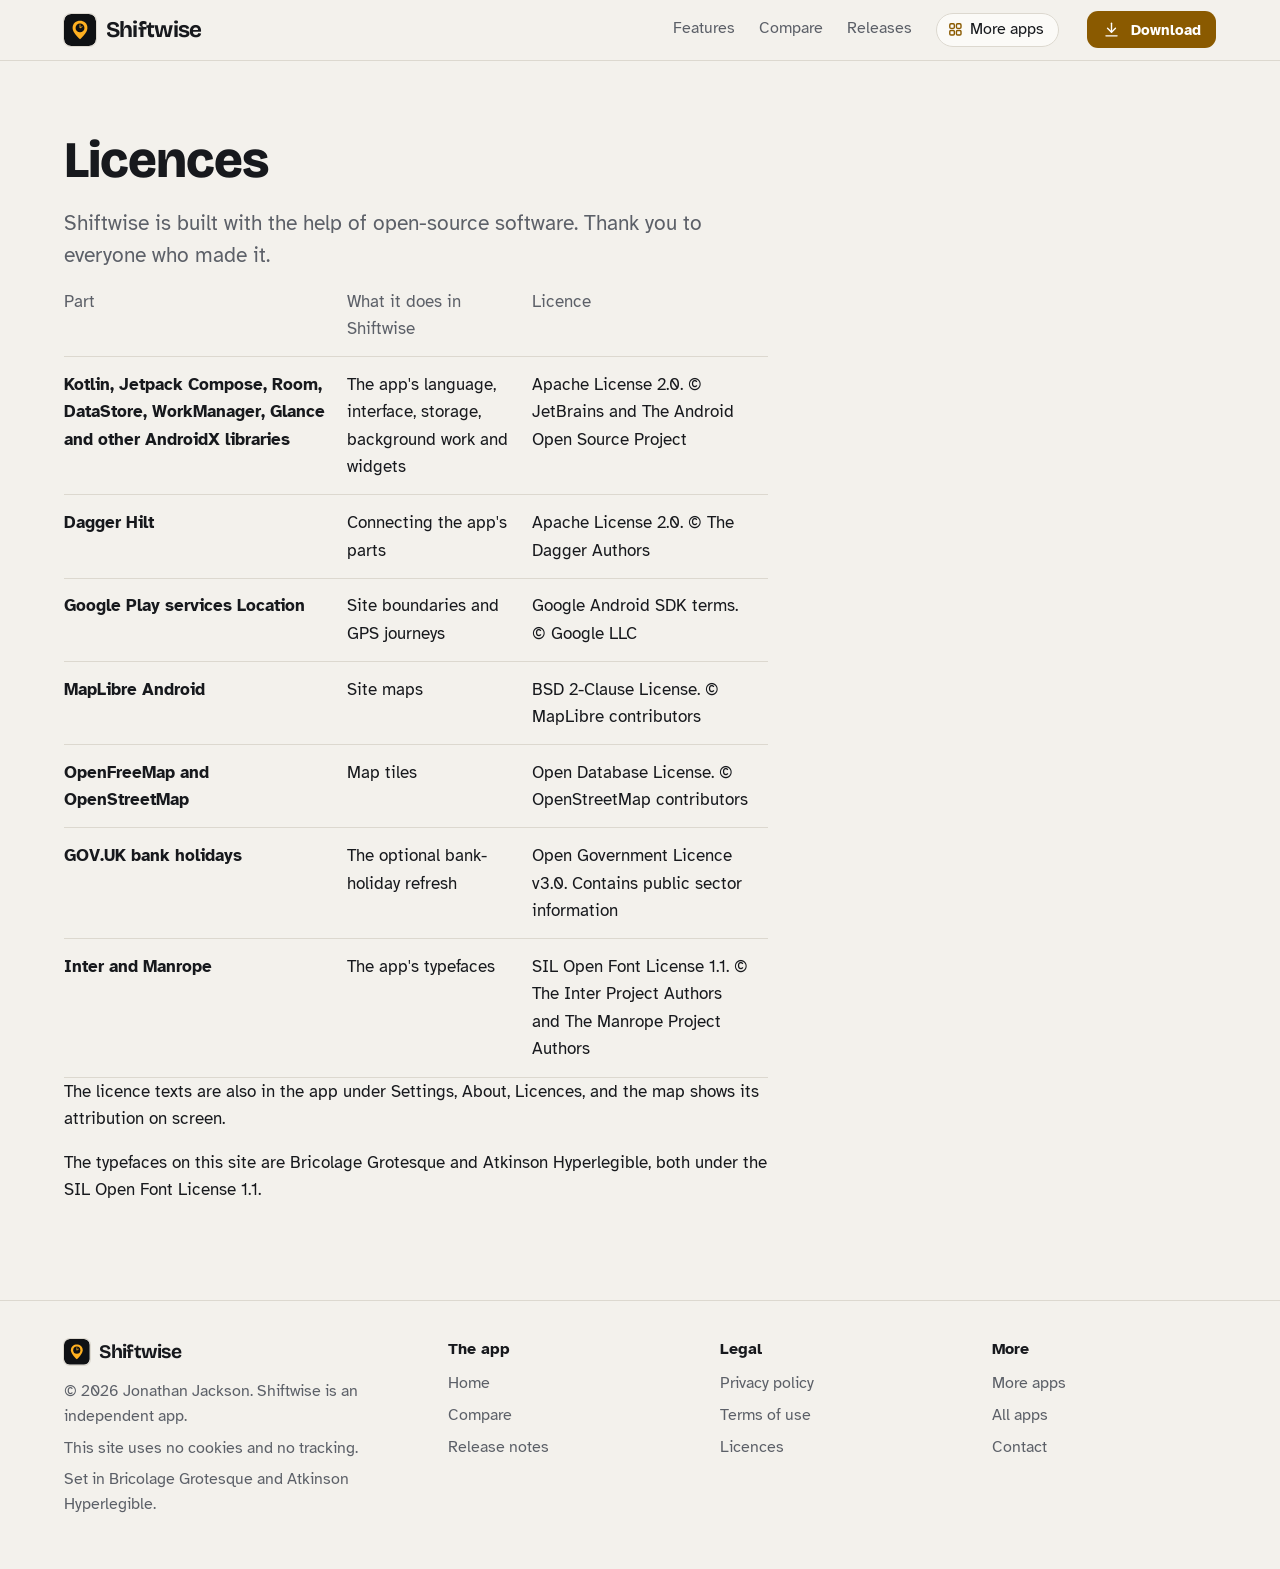
<file: licences.html>
<!DOCTYPE html>
<html lang="en-GB">
<head>
<meta charset="utf-8">
<meta name="viewport" content="width=device-width, initial-scale=1">
<title>Shiftwise licences</title>
<meta name="description" content="The open-source parts inside Shiftwise and their licences.">
<meta name="author" content="Jonathan Jackson">
<link rel="canonical" href="https://customgpter.github.io/shiftwise/licences.html">
<meta name="theme-color" content="#f3f1ec" media="(prefers-color-scheme: light)">
<meta name="theme-color" content="#0f1114" media="(prefers-color-scheme: dark)">
<meta property="og:type" content="website">
<meta property="og:site_name" content="Shiftwise">
<meta property="og:title" content="Shiftwise licences">
<meta property="og:description" content="The open-source parts inside Shiftwise and their licences.">
<meta property="og:url" content="https://customgpter.github.io/shiftwise/licences.html">
<meta property="og:image" content="https://customgpter.github.io/shiftwise/assets/og.png">
<meta property="og:image:width" content="1200">
<meta property="og:image:height" content="630">
<meta property="og:image:alt" content="Shiftwise&#x27;s home screen: clocked in at Riverside site, the shift time running and the pay earned so far">
<meta property="og:locale" content="en_GB">
<meta name="twitter:card" content="summary_large_image">
<link rel="icon" href="./assets/favicon.svg" type="image/svg+xml">
<link rel="apple-touch-icon" href="./assets/apple-touch-icon.png">
<link rel="preload" href="./assets/fonts/bricolage-grotesque-latin.woff2" as="font" type="font/woff2" crossorigin>
<link rel="preload" href="./assets/fonts/atkinson-hyperlegible-latin-400-normal.woff2" as="font" type="font/woff2" crossorigin>
<link rel="stylesheet" href="./assets/site.css?v=1">
<link rel="stylesheet" href="./assets/house.css?v=1">
<link rel="stylesheet" href="./assets/apps-list.css?v=1">
<script src="./assets/apps-list.js?v=1" defer></script>
</head>
<body>
<a class="skip" href="#main">Skip to content</a>
<header class="masthead">
<div class="wrap">
<a class="brand" href="./" aria-label="Shiftwise home"><svg viewBox="0 0 108 108" aria-hidden="true"><rect width="108" height="108" rx="24" fill="#0F1114"/><path d="M54 85C54 85 29 64 29 47C29 15 79 15 79 47C79 64 54 85 54 85Z" fill="#FFB020"/><circle cx="54" cy="47" r="15" fill="#0F1114"/><path d="M54 37V47L61 43" stroke="#FFB020" stroke-width="3" stroke-linecap="round" fill="none"/></svg><span>Shiftwise</span></a>
<nav aria-label="Main"><ul><li><a href="./#features">Features</a></li><li><a href="./compare.html">Compare</a></li><li><a href="./releases.html">Releases</a></li><li><a class="more-apps" href="./more-apps.html"><svg class="ico" viewBox="0 0 24 24" aria-hidden="true"><rect x="4" y="4" width="6.5" height="6.5" rx="1.6"/><rect x="13.5" y="4" width="6.5" height="6.5" rx="1.6"/><rect x="4" y="13.5" width="6.5" height="6.5" rx="1.6"/><rect x="13.5" y="13.5" width="6.5" height="6.5" rx="1.6"/></svg>More apps</a></li></ul></nav>
<a class="button small" href="https://github.com/CustomGPTer/shiftwise/releases/latest/download/Shiftwise.apk"><svg class="ico" viewBox="0 0 24 24" aria-hidden="true"><path d="M12 4v11"/><path d="M7 10.5l5 5 5-5"/><path d="M5 20h14"/></svg>Download</a>
</div>
</header>
<main id="main" class="doc">
<div class="wrap">
<div class="measure">
<h1>Licences</h1>
<p class="lede">Shiftwise is built with the help of open-source software. Thank you to everyone who made it.</p>
<div class="scroll"><table><thead><tr><th scope="col">Part</th><th scope="col">What it does in Shiftwise</th><th scope="col">Licence</th></tr></thead><tbody><tr><th scope="row">Kotlin, Jetpack Compose, Room, DataStore, WorkManager, Glance and other AndroidX libraries</th><td>The app's language, interface, storage, background work and widgets</td><td>Apache License 2.0. &copy; JetBrains and The Android Open Source Project</td></tr><tr><th scope="row">Dagger Hilt</th><td>Connecting the app's parts</td><td>Apache License 2.0. &copy; The Dagger Authors</td></tr><tr><th scope="row">Google Play services Location</th><td>Site boundaries and GPS journeys</td><td>Google Android SDK terms. &copy; Google LLC</td></tr><tr><th scope="row">MapLibre Android</th><td>Site maps</td><td>BSD 2-Clause License. &copy; MapLibre contributors</td></tr><tr><th scope="row">OpenFreeMap and OpenStreetMap</th><td>Map tiles</td><td>Open Database License. &copy; OpenStreetMap contributors</td></tr><tr><th scope="row">GOV.UK bank holidays</th><td>The optional bank-holiday refresh</td><td>Open Government Licence v3.0. Contains public sector information</td></tr><tr><th scope="row">Inter and Manrope</th><td>The app's typefaces</td><td>SIL Open Font License 1.1. &copy; The Inter Project Authors and The Manrope Project Authors</td></tr></tbody></table></div>
<p>The licence texts are also in the app under Settings, About, Licences, and the map shows its attribution on screen.</p>
<p>The typefaces on this site are Bricolage Grotesque and Atkinson Hyperlegible, both under the SIL Open Font License 1.1.</p>
</div>
</div>
</main>
<footer class="colophon">
<div class="wrap">
<div>
<a class="brand" href="./" aria-label="Shiftwise home"><svg viewBox="0 0 108 108" aria-hidden="true"><rect width="108" height="108" rx="24" fill="#0F1114"/><path d="M54 85C54 85 29 64 29 47C29 15 79 15 79 47C79 64 54 85 54 85Z" fill="#FFB020"/><circle cx="54" cy="47" r="15" fill="#0F1114"/><path d="M54 37V47L61 43" stroke="#FFB020" stroke-width="3" stroke-linecap="round" fill="none"/></svg><span>Shiftwise</span></a>
<p>&copy; 2026 Jonathan Jackson. Shiftwise is an independent app.</p>
<p>This site uses no cookies and no tracking.</p>
<p>Set in Bricolage Grotesque and Atkinson Hyperlegible.</p>
</div>
<nav aria-label="The app"><h2>The app</h2><ul>
<li><a href="./">Home</a></li>
<li><a href="./compare.html">Compare</a></li>
<li><a href="./releases.html">Release notes</a></li>

</ul></nav>
<nav aria-label="Legal"><h2>Legal</h2><ul>
<li><a href="./privacy.html">Privacy policy</a></li>
<li><a href="./terms.html">Terms of use</a></li>
<li><a href="./licences.html">Licences</a></li>
</ul></nav>
<nav aria-label="More"><h2>More</h2><ul>
<li><a href="./more-apps.html">More apps</a></li>
<li><a href="https://customgpter.github.io/">All apps</a></li>
<li><a href="https://github.com/CustomGPTer/shiftwise/issues">Contact</a></li>
</ul></nav>
</div>
</footer>
</body>
</html>
</file>
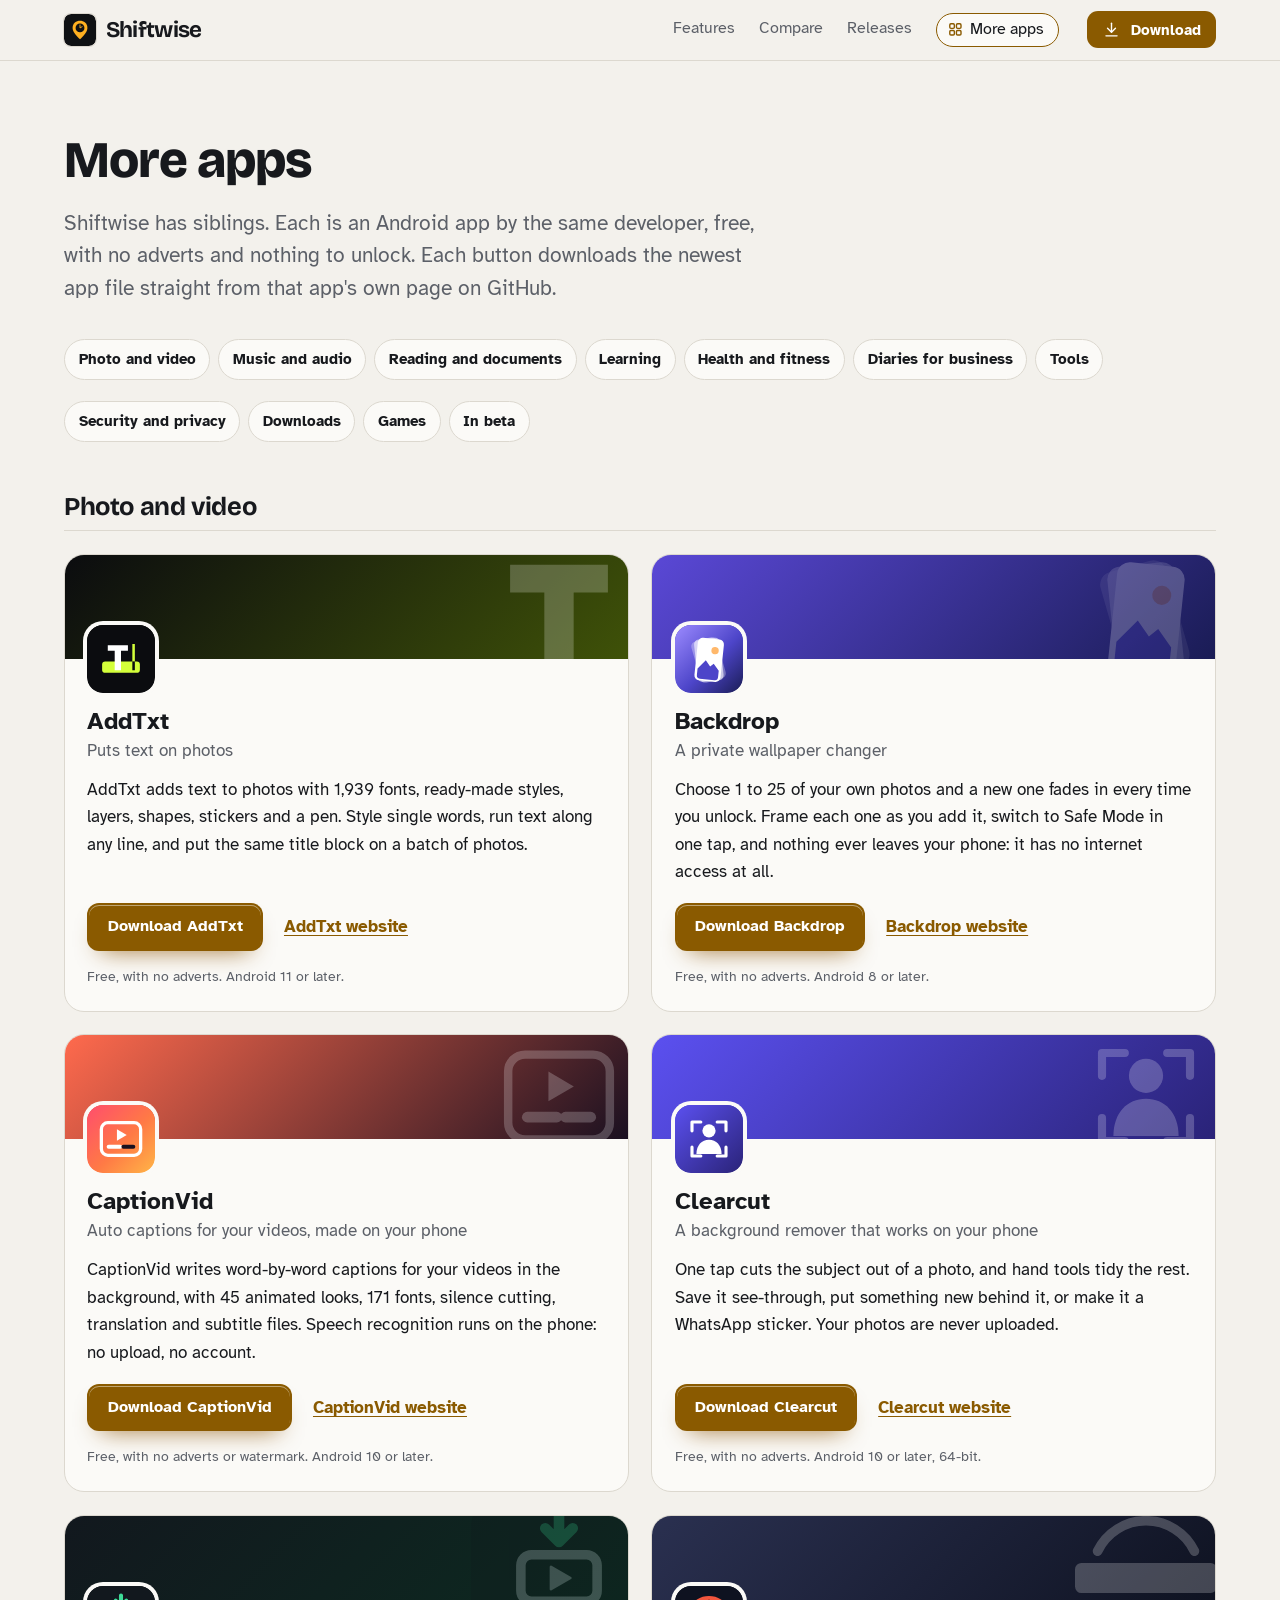
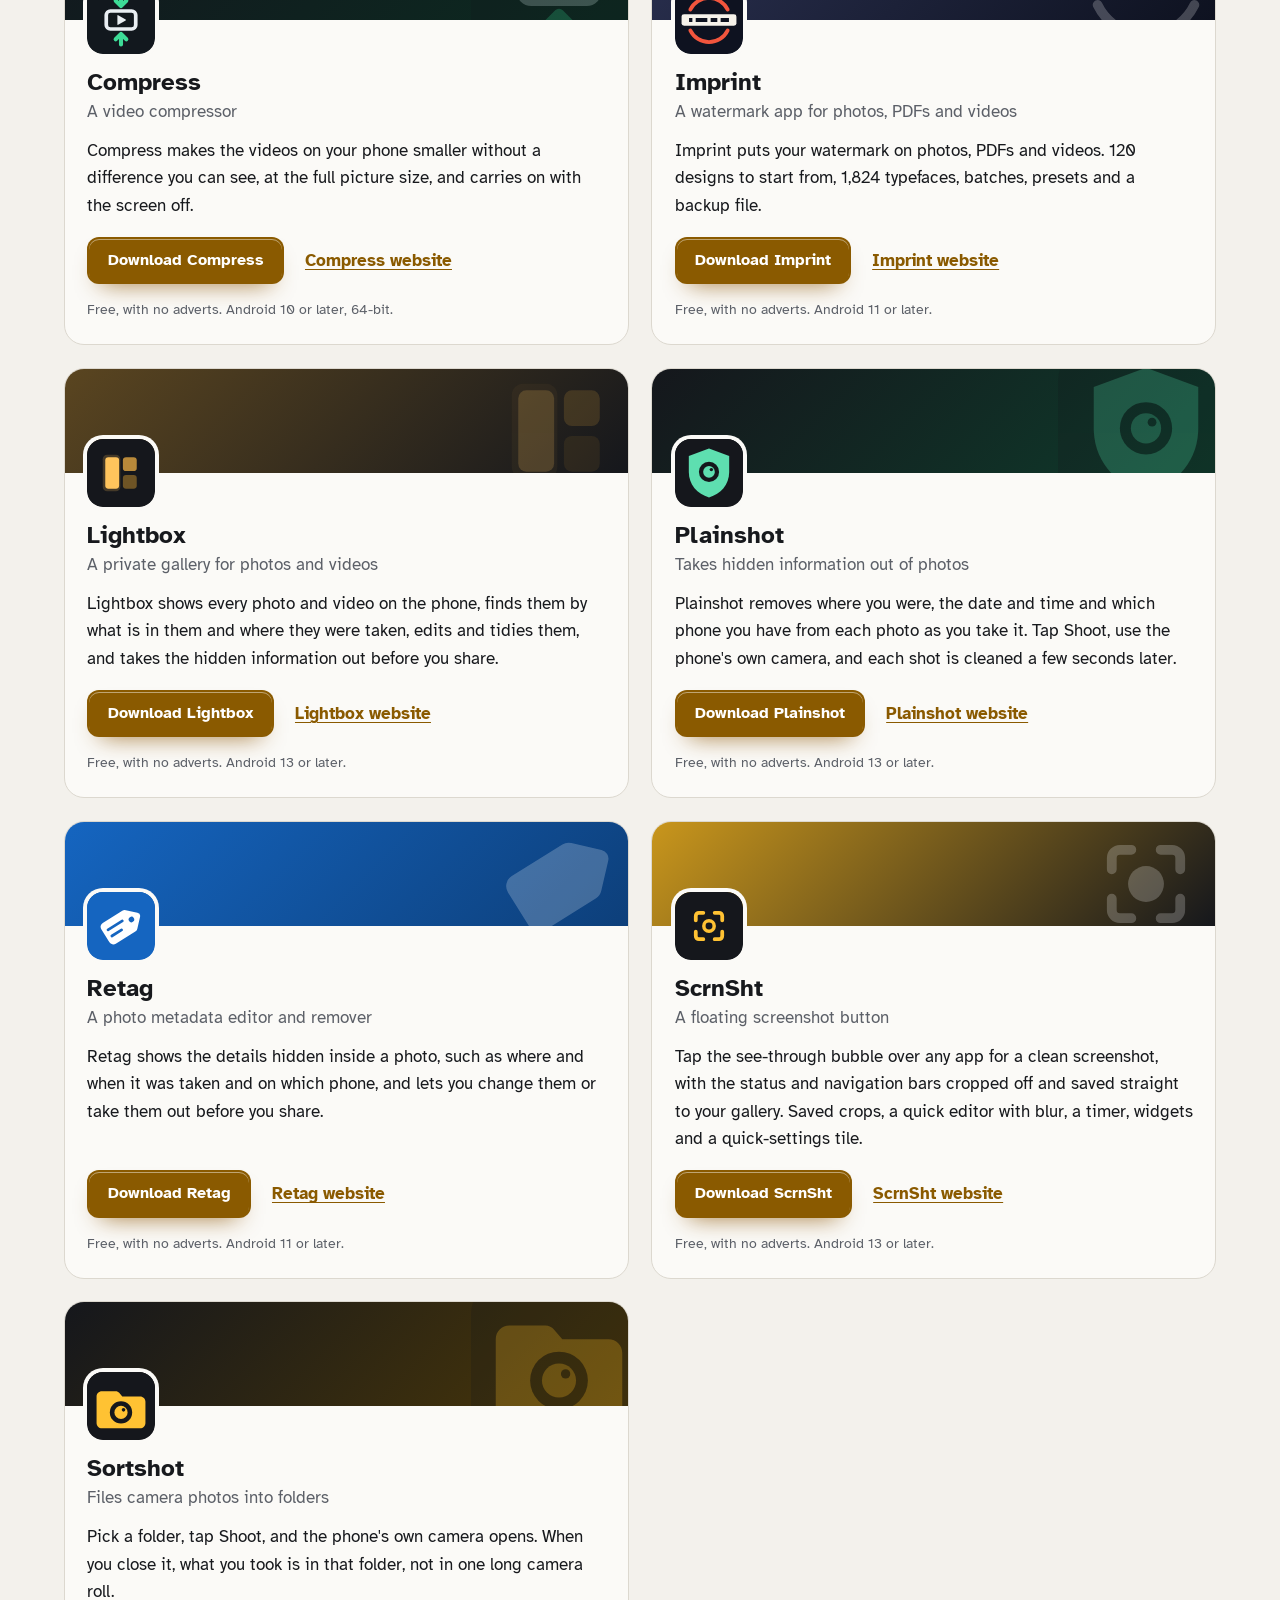
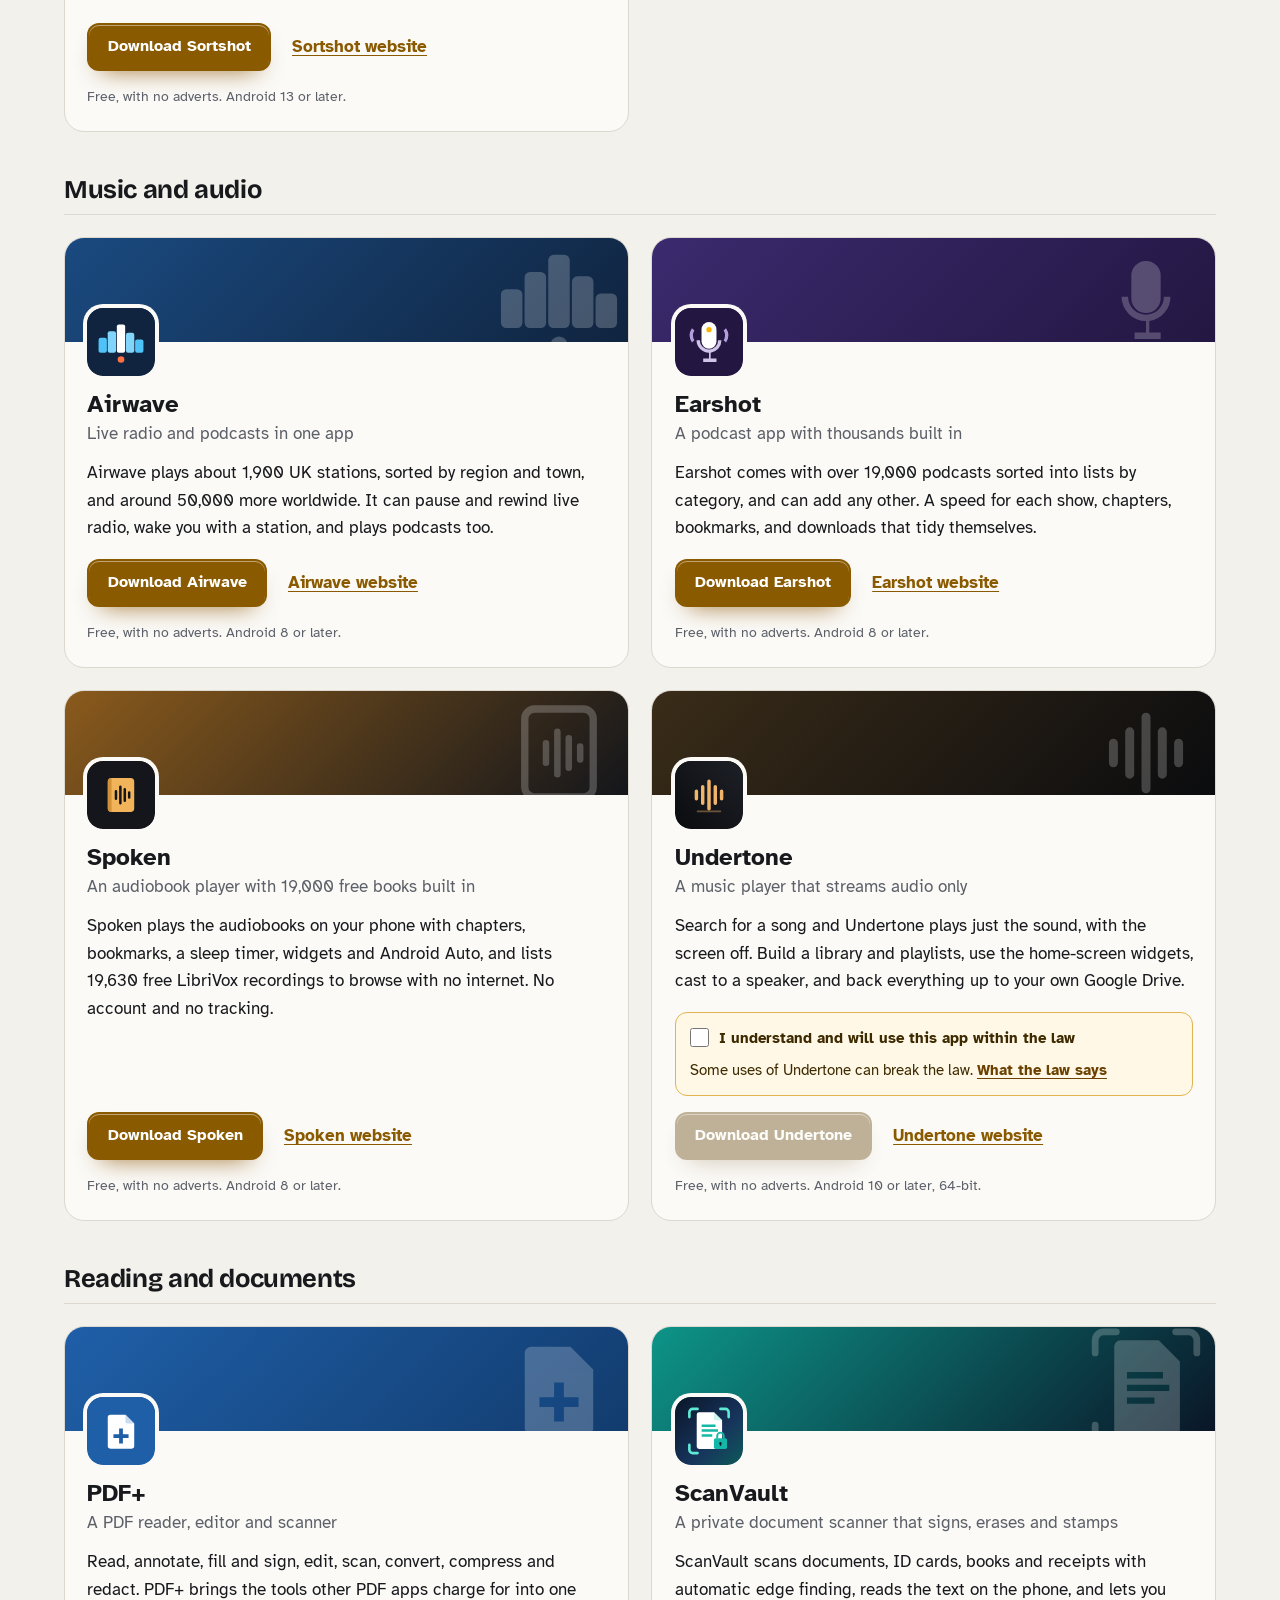
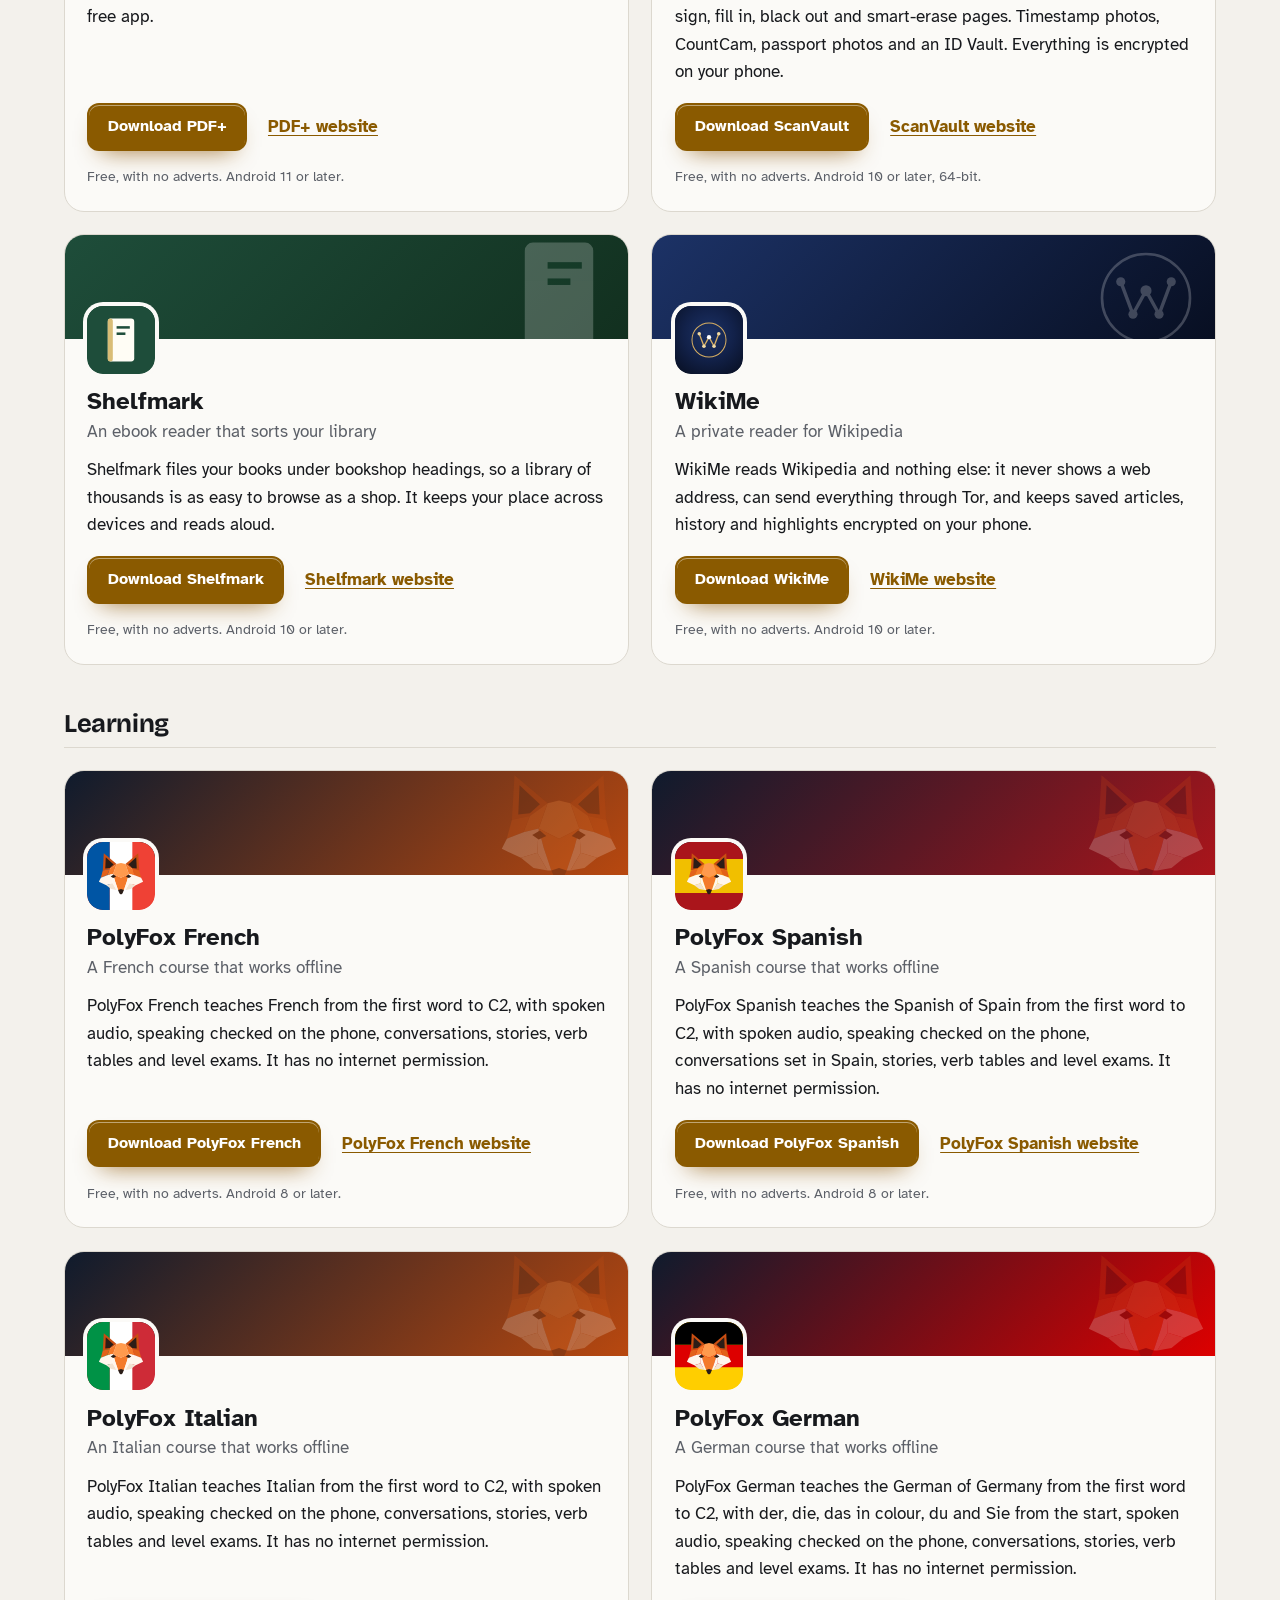
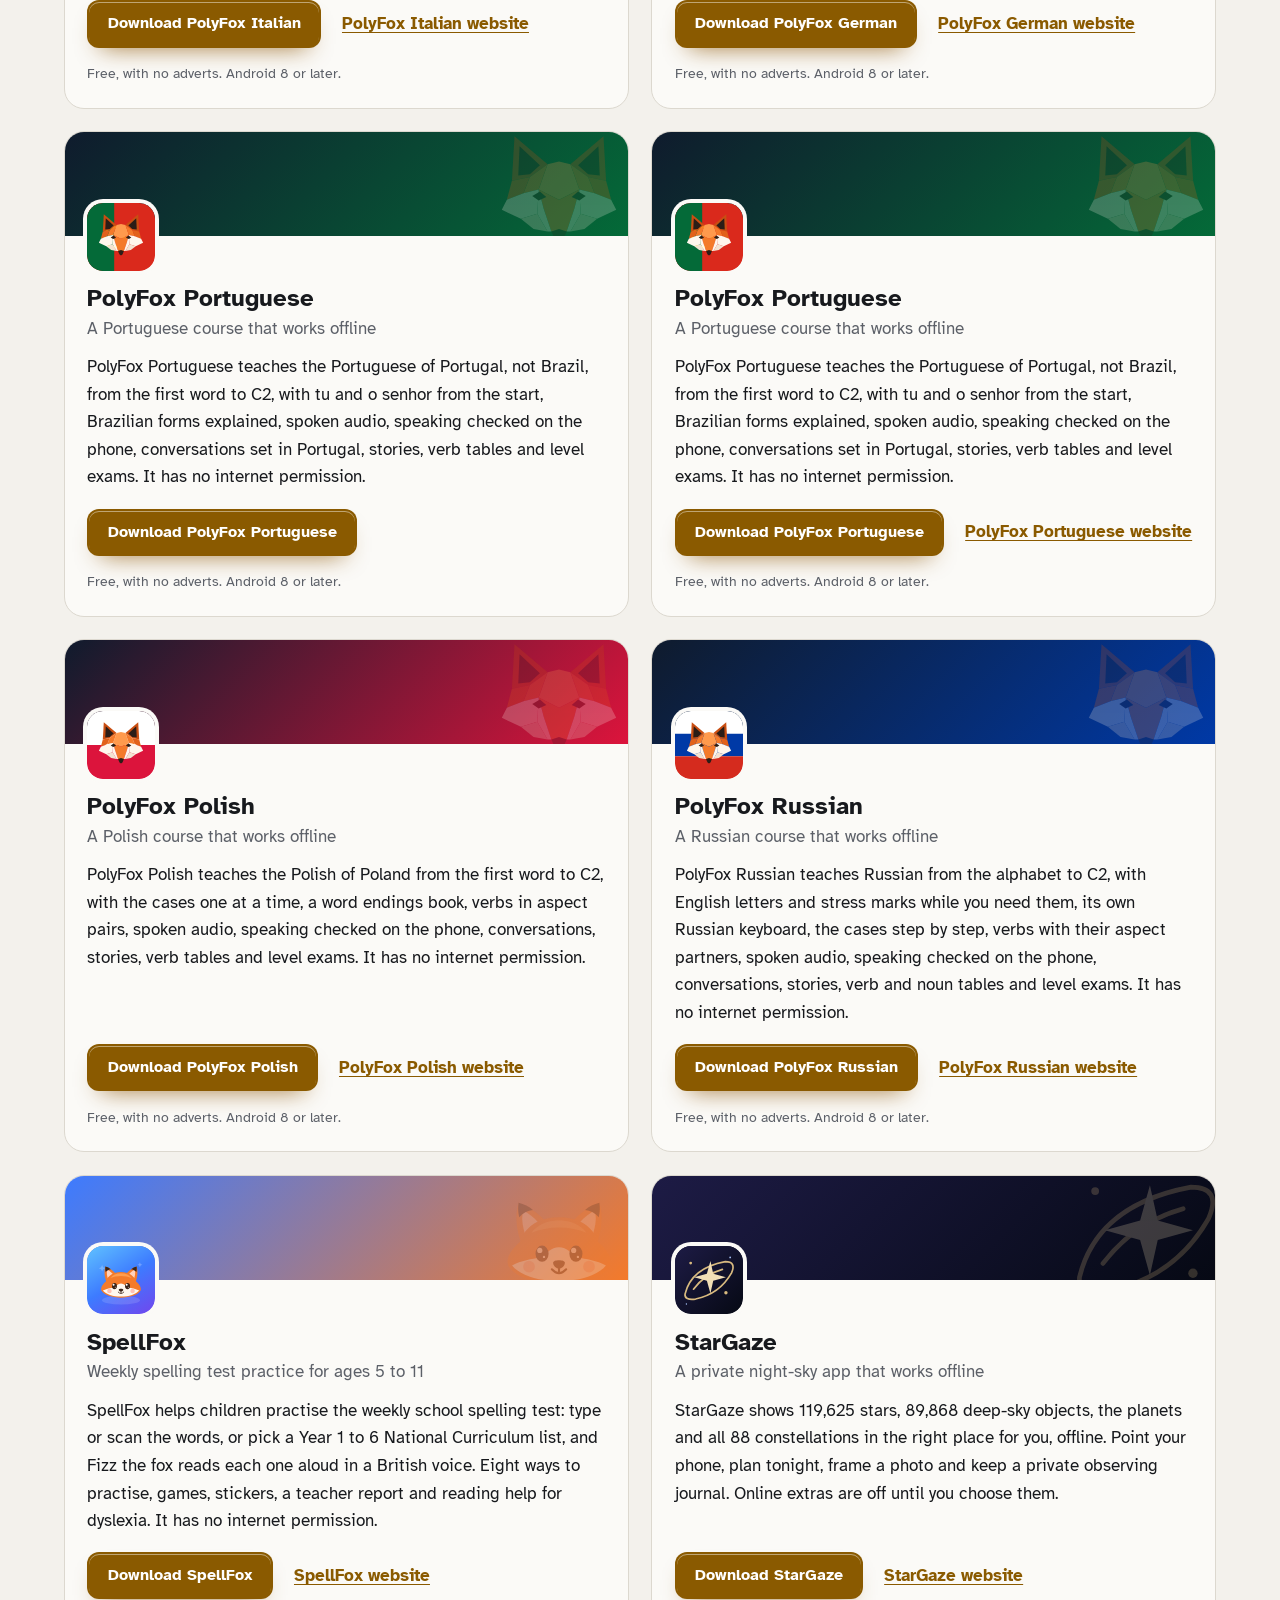
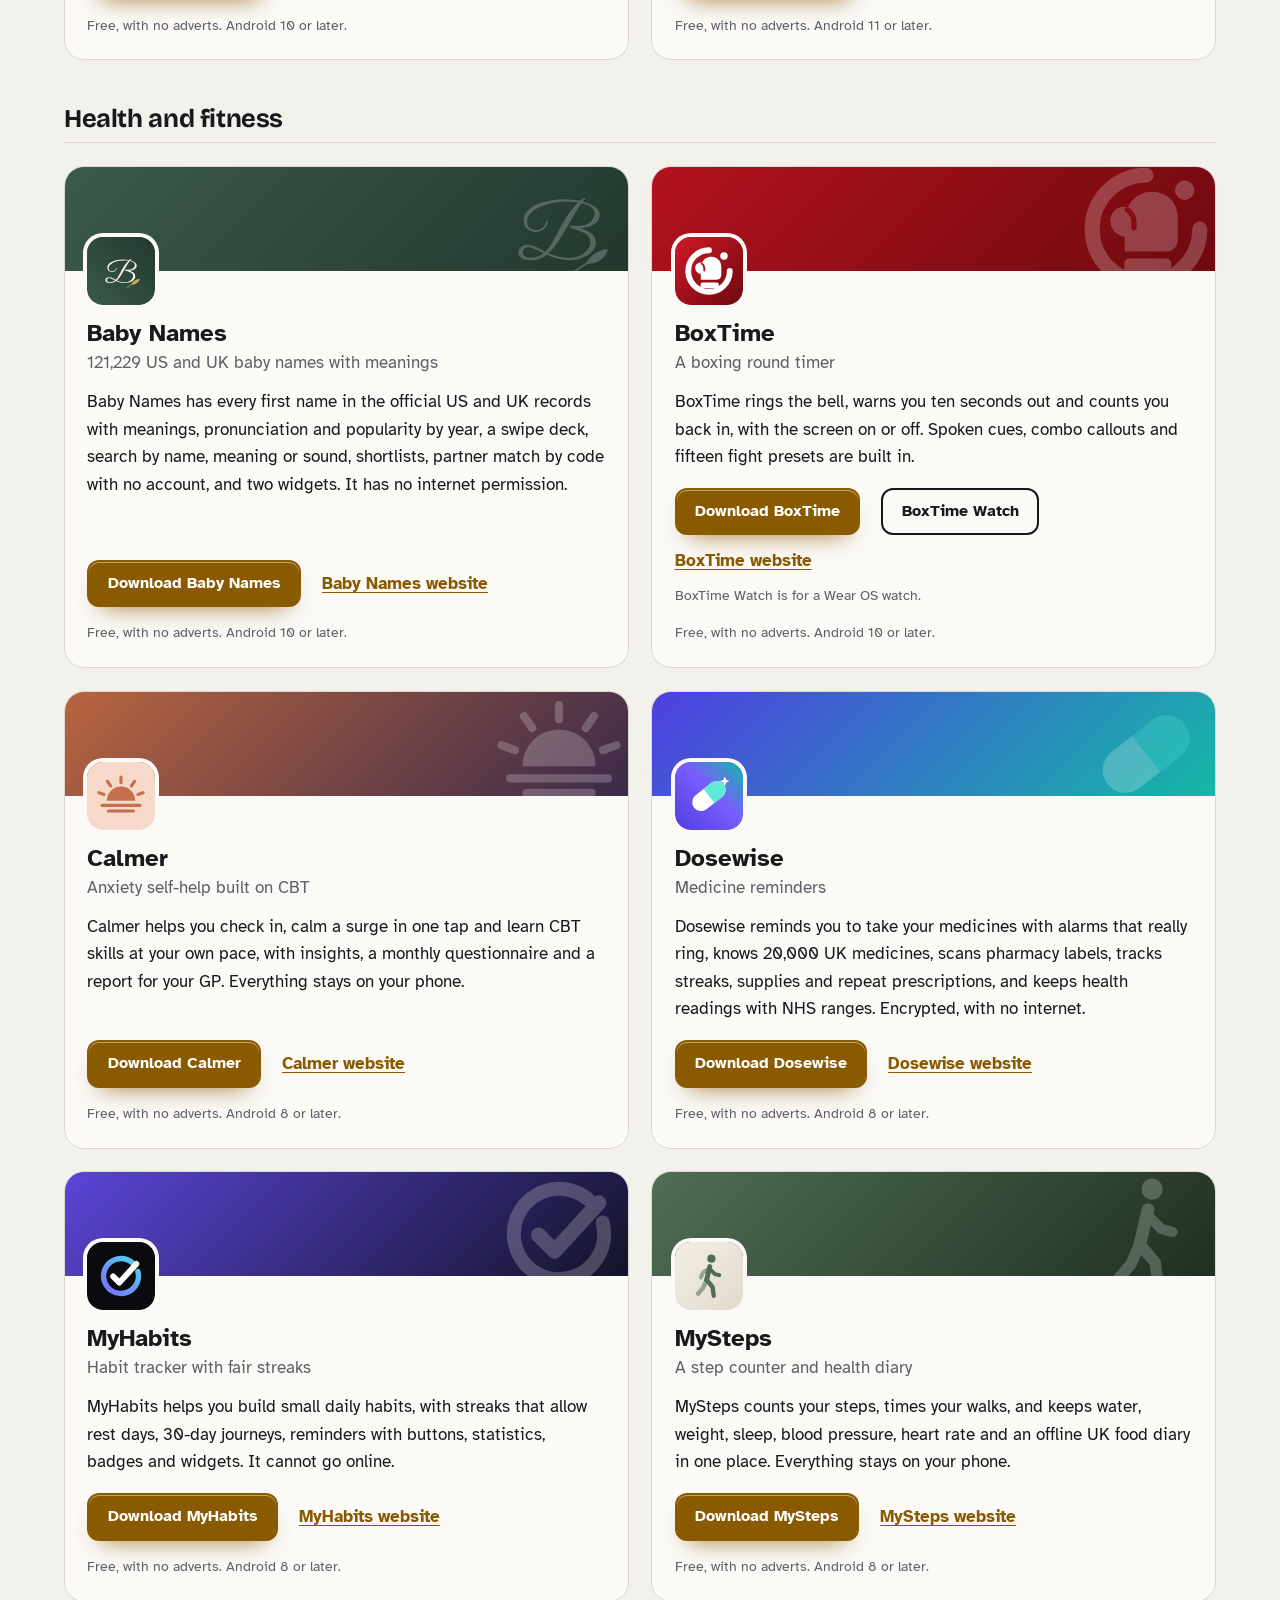
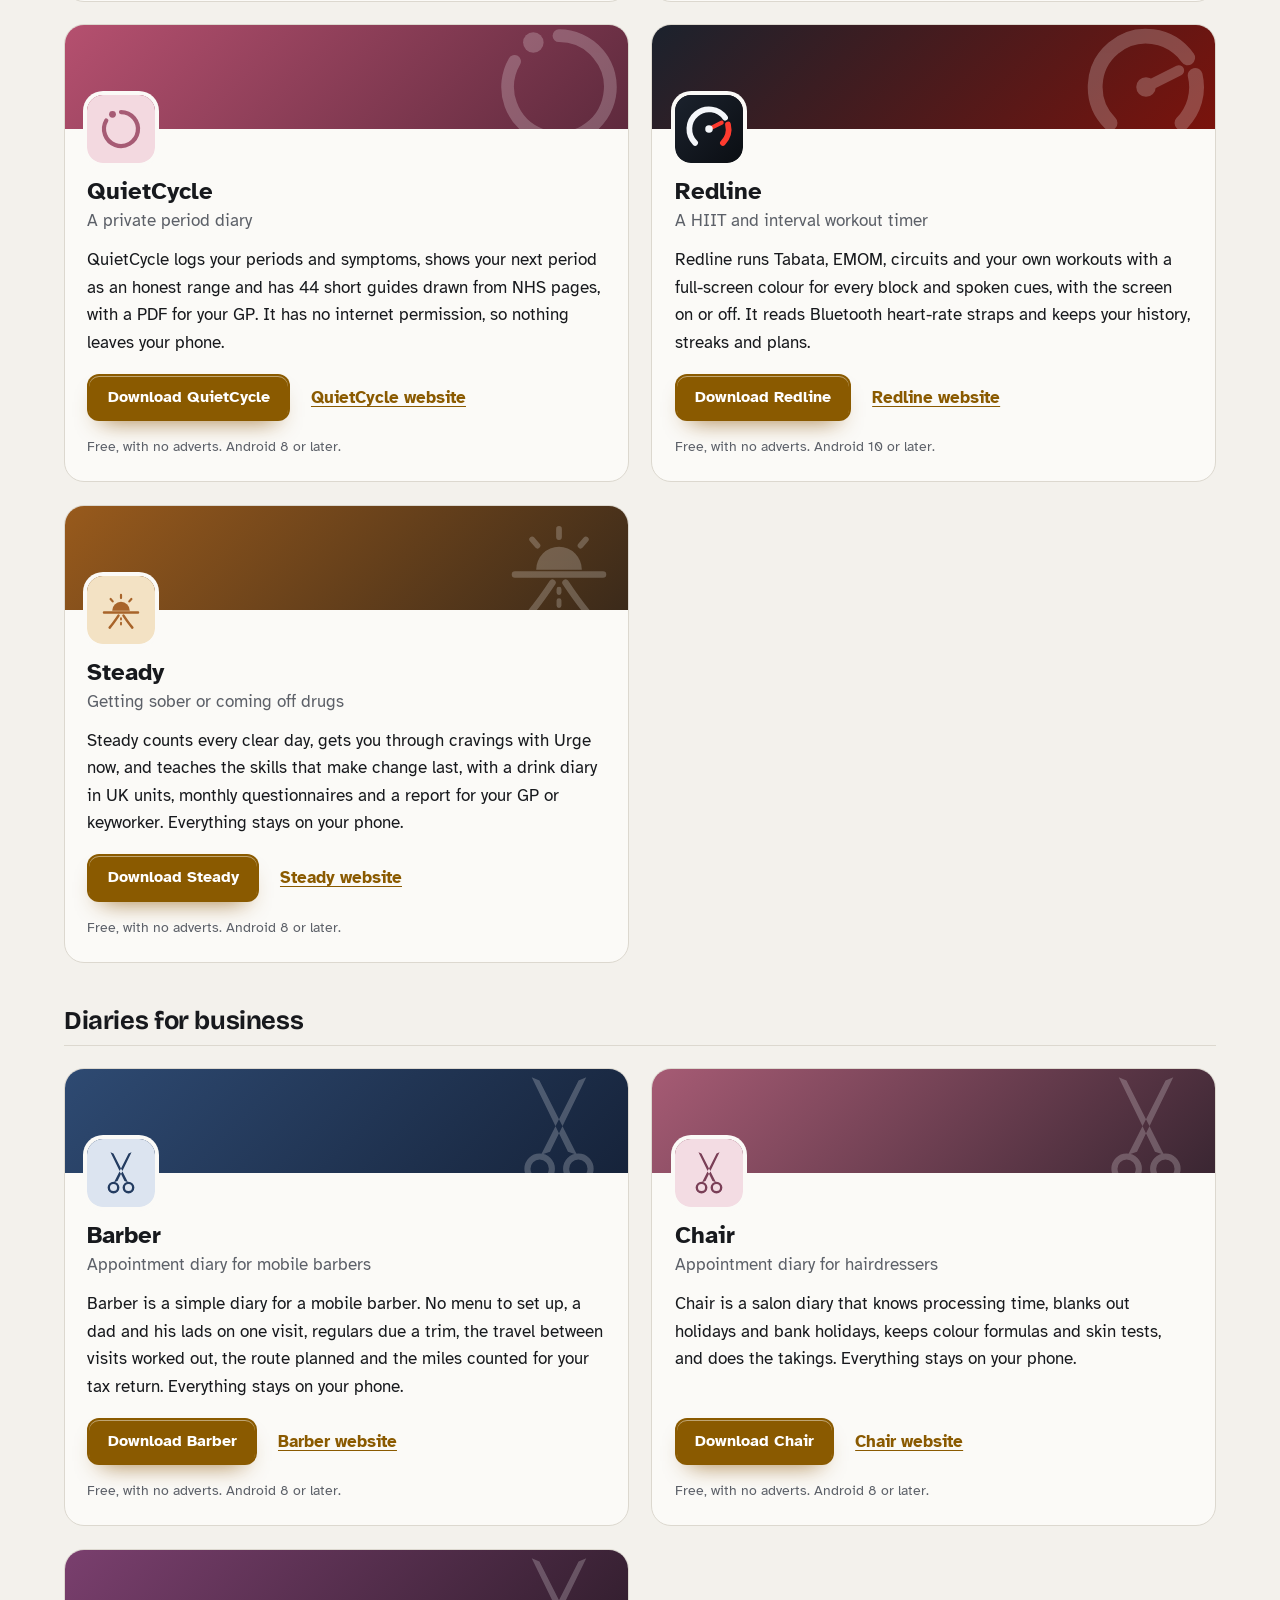
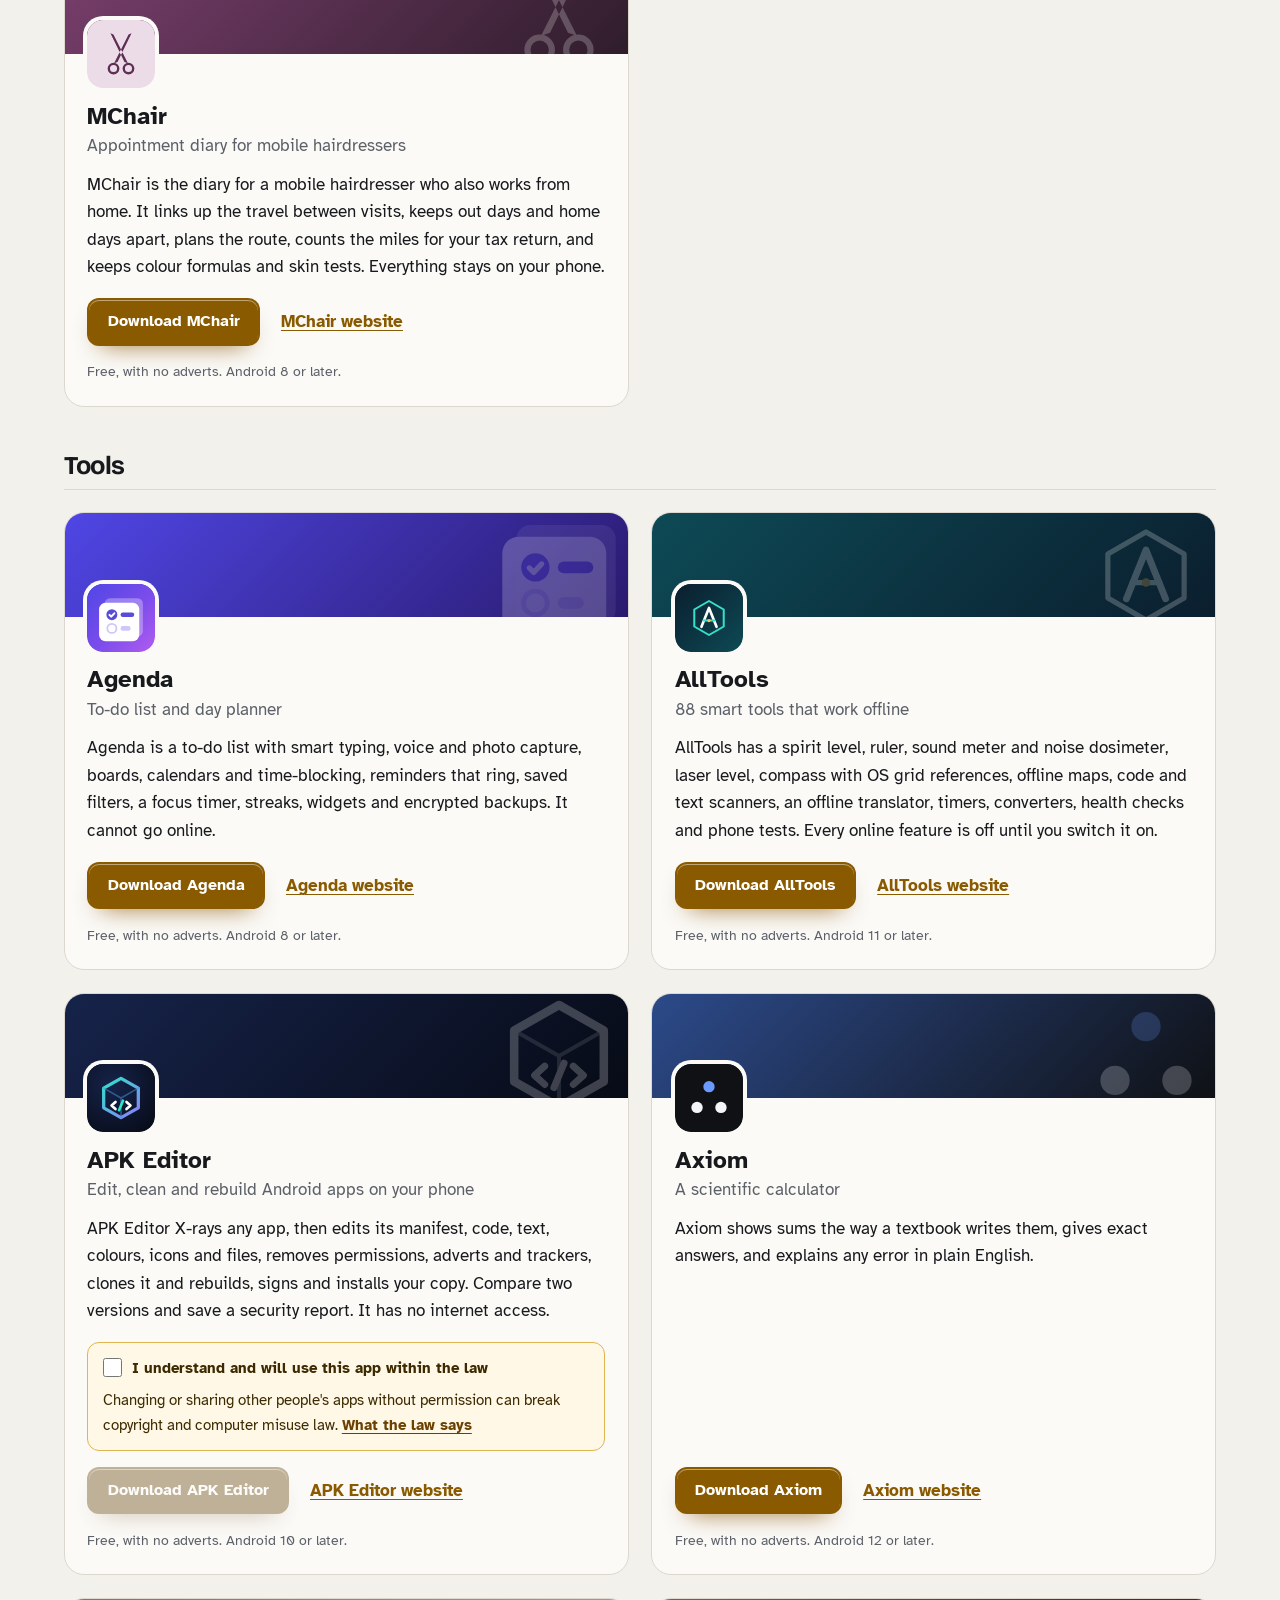
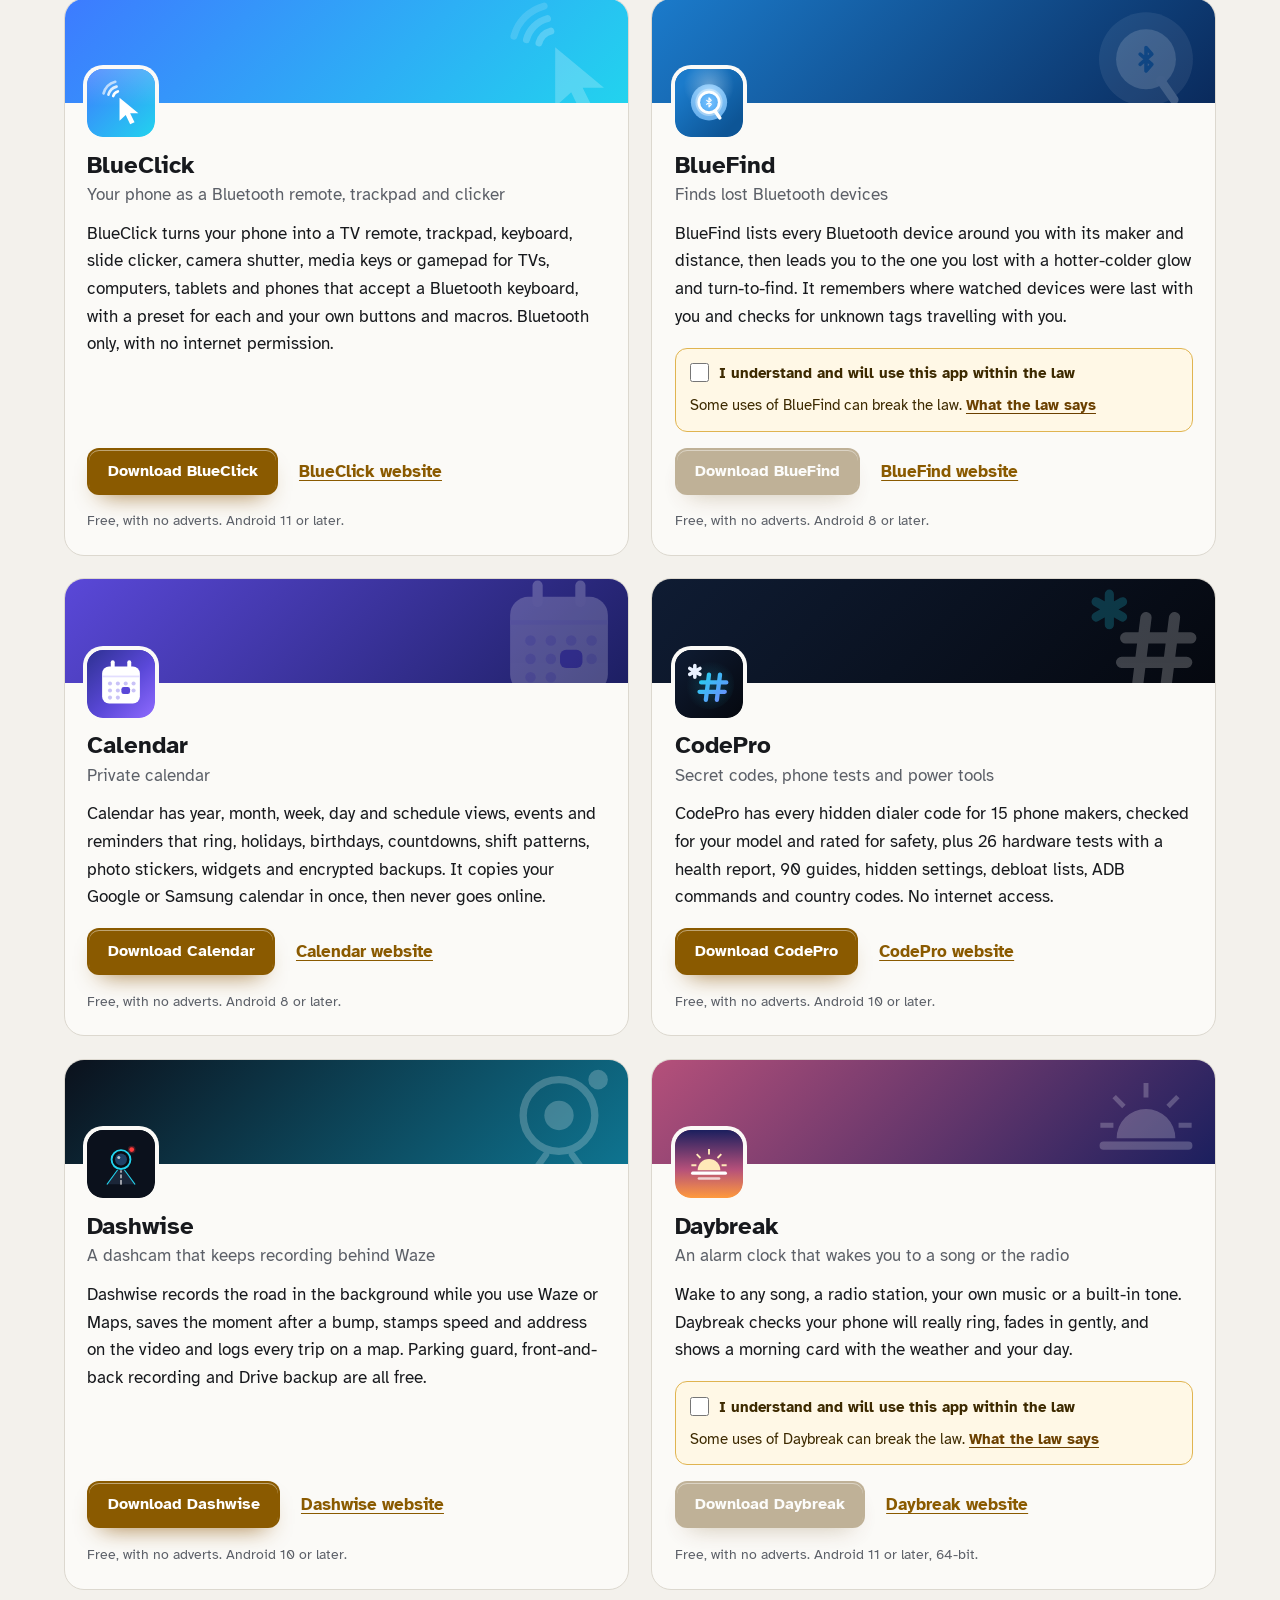
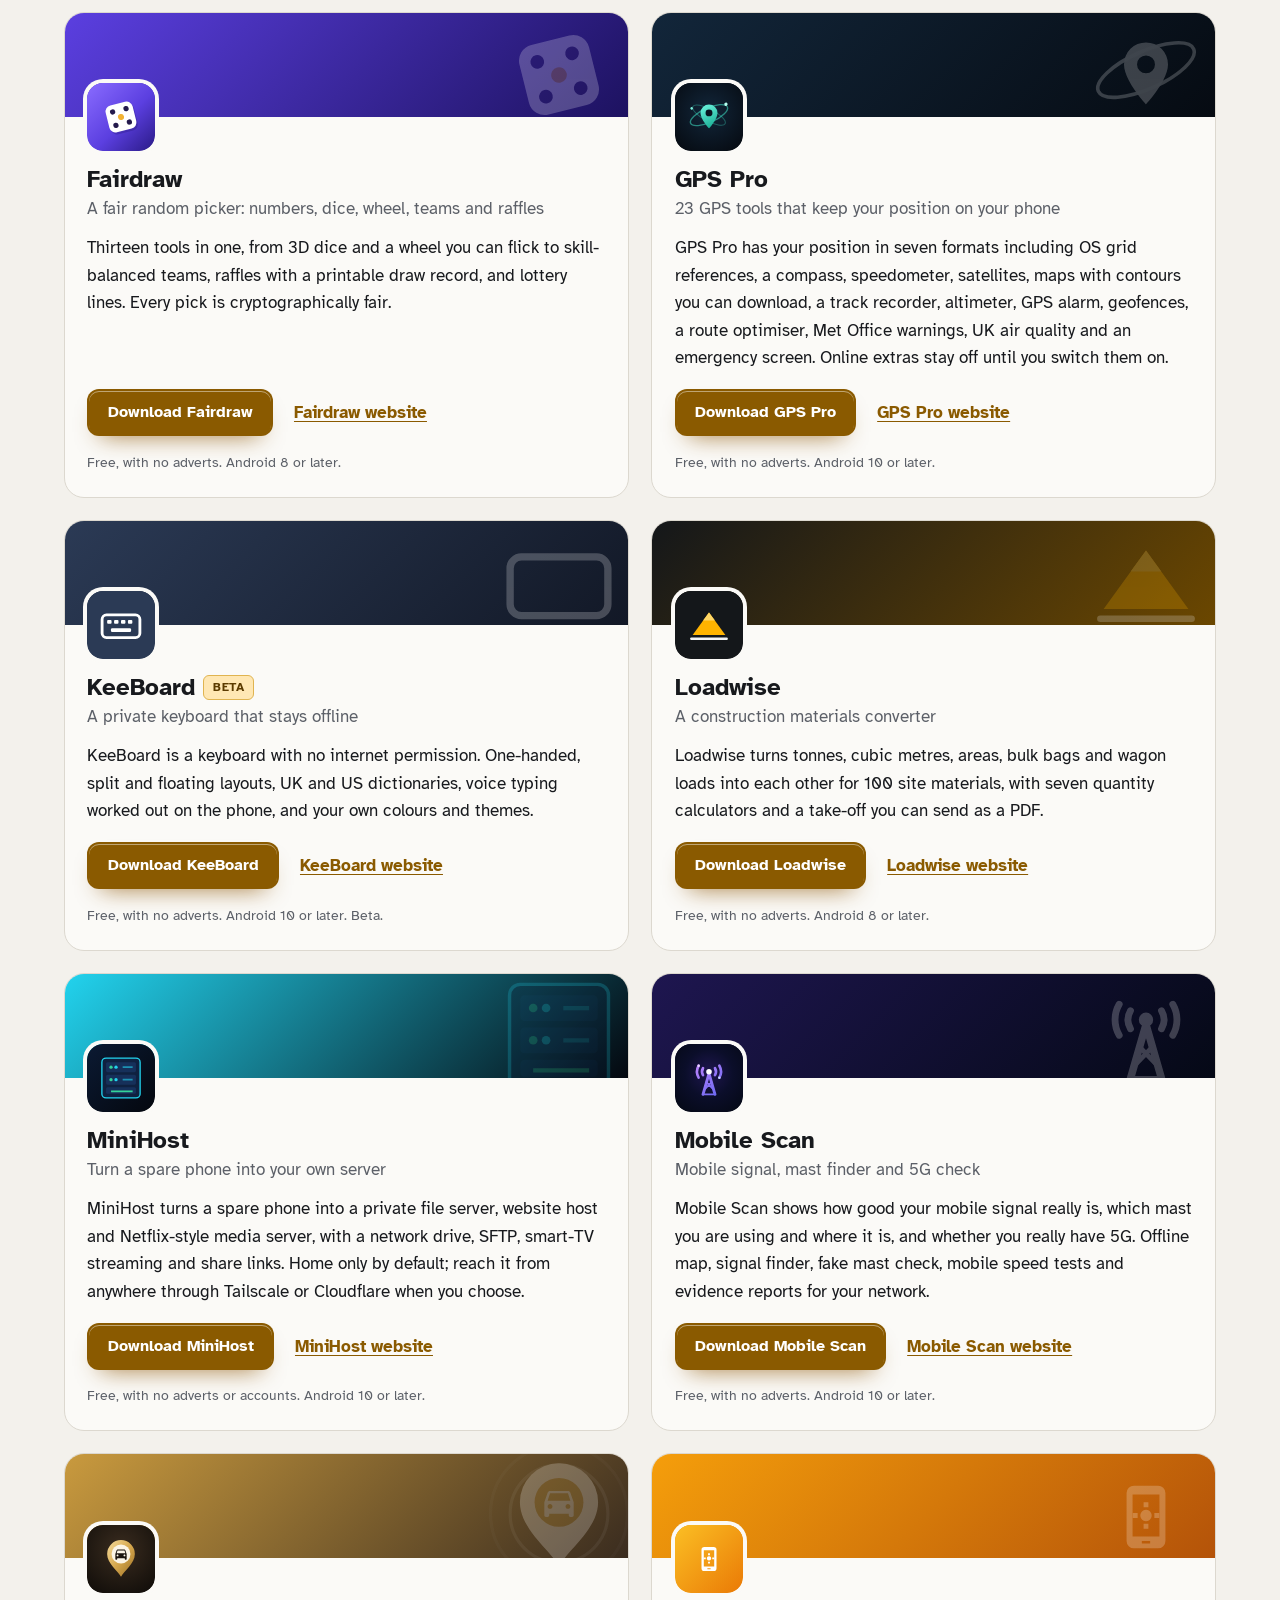
<file: more-apps.html>
<!DOCTYPE html>
<html lang="en-GB">
<head>
<meta charset="utf-8">
<meta name="viewport" content="width=device-width, initial-scale=1">
<title>More free Android apps from the maker of Shiftwise</title>
<meta name="description" content="All 99 free Android apps from the maker of Shiftwise, in one list by category, each with its download and a link to its website.">
<meta name="author" content="Jonathan Jackson">
<link rel="canonical" href="https://customgpter.github.io/shiftwise/more-apps.html">
<meta name="theme-color" content="#f3f1ec" media="(prefers-color-scheme: light)">
<meta name="theme-color" content="#0f1114" media="(prefers-color-scheme: dark)">
<meta property="og:type" content="website">
<meta property="og:site_name" content="Shiftwise">
<meta property="og:title" content="More free Android apps from the maker of Shiftwise">
<meta property="og:description" content="All 99 free Android apps from the maker of Shiftwise, in one list by category, each with its download and a link to its website.">
<meta property="og:url" content="https://customgpter.github.io/shiftwise/more-apps.html">
<meta property="og:image" content="https://customgpter.github.io/shiftwise/assets/og.png">
<meta property="og:image:width" content="1200">
<meta property="og:image:height" content="630">
<meta property="og:image:alt" content="Shiftwise&#x27;s home screen: clocked in at Riverside site, the shift time running and the pay earned so far">
<meta property="og:locale" content="en_GB">
<meta name="twitter:card" content="summary_large_image">
<link rel="icon" href="./assets/favicon.svg" type="image/svg+xml">
<link rel="apple-touch-icon" href="./assets/apple-touch-icon.png">
<link rel="preload" href="./assets/fonts/bricolage-grotesque-latin.woff2" as="font" type="font/woff2" crossorigin>
<link rel="preload" href="./assets/fonts/atkinson-hyperlegible-latin-400-normal.woff2" as="font" type="font/woff2" crossorigin>
<link rel="stylesheet" href="./assets/site.css?v=1">
<link rel="stylesheet" href="./assets/house.css?v=1">
<script type="application/ld+json">{"@context":"https://schema.org","@type":"ItemList","name":"Apps from the maker of Shiftwise","url":"https://customgpter.github.io/shiftwise/more-apps.html","itemListElement":[{"@type":"ListItem","position":1,"name":"AddTxt","url":"https://customgpter.github.io/addtxt/"},{"@type":"ListItem","position":2,"name":"Backdrop","url":"https://customgpter.github.io/backdrop/"},{"@type":"ListItem","position":3,"name":"CaptionVid","url":"https://customgpter.github.io/captionvid/"},{"@type":"ListItem","position":4,"name":"Clearcut","url":"https://customgpter.github.io/clearcut/"},{"@type":"ListItem","position":5,"name":"Compress","url":"https://customgpter.github.io/compress/"},{"@type":"ListItem","position":6,"name":"Imprint","url":"https://customgpter.github.io/imprint/"},{"@type":"ListItem","position":7,"name":"Lightbox","url":"https://customgpter.github.io/lightbox/"},{"@type":"ListItem","position":8,"name":"Plainshot","url":"https://customgpter.github.io/plainshot/"},{"@type":"ListItem","position":9,"name":"Retag","url":"https://customgpter.github.io/retag/"},{"@type":"ListItem","position":10,"name":"ScrnSht","url":"https://customgpter.github.io/scrnsht/"},{"@type":"ListItem","position":11,"name":"Sortshot","url":"https://customgpter.github.io/sortshot/"},{"@type":"ListItem","position":12,"name":"Airwave","url":"https://customgpter.github.io/airwave/"},{"@type":"ListItem","position":13,"name":"Earshot","url":"https://customgpter.github.io/earshot/"},{"@type":"ListItem","position":14,"name":"Spoken","url":"https://customgpter.github.io/spoken/"},{"@type":"ListItem","position":15,"name":"Undertone","url":"https://customgpter.github.io/undertone/"},{"@type":"ListItem","position":16,"name":"PDF+","url":"https://customgpter.github.io/pdfplus/"},{"@type":"ListItem","position":17,"name":"ScanVault","url":"https://customgpter.github.io/scanvault/"},{"@type":"ListItem","position":18,"name":"Shelfmark","url":"https://customgpter.github.io/shelfmark/"},{"@type":"ListItem","position":19,"name":"WikiMe","url":"https://customgpter.github.io/wikime/"},{"@type":"ListItem","position":20,"name":"PolyFox French","url":"https://customgpter.github.io/polyfox/"},{"@type":"ListItem","position":21,"name":"PolyFox German","url":"https://customgpter.github.io/polyfox-german/"},{"@type":"ListItem","position":22,"name":"PolyFox Portuguese","url":"https://customgpter.github.io/polyfox-portuguese/"},{"@type":"ListItem","position":23,"name":"PolyFox Polish","url":"https://customgpter.github.io/polyfox-polish/"},{"@type":"ListItem","position":24,"name":"PolyFox Russian","url":"https://customgpter.github.io/polyfox-russian/"},{"@type":"ListItem","position":25,"name":"SpellFox","url":"https://customgpter.github.io/spellfox/"},{"@type":"ListItem","position":26,"name":"StarGaze","url":"https://customgpter.github.io/stargaze/"},{"@type":"ListItem","position":27,"name":"Baby Names","url":"https://customgpter.github.io/babynames/"},{"@type":"ListItem","position":28,"name":"BoxTime","url":"https://customgpter.github.io/boxtime/"},{"@type":"ListItem","position":29,"name":"Calmer","url":"https://customgpter.github.io/calmer/"},{"@type":"ListItem","position":30,"name":"Dosewise","url":"https://customgpter.github.io/dosewise/"},{"@type":"ListItem","position":31,"name":"MyHabits","url":"https://customgpter.github.io/myhabits/"},{"@type":"ListItem","position":32,"name":"MySteps","url":"https://customgpter.github.io/mysteps/"},{"@type":"ListItem","position":33,"name":"QuietCycle","url":"https://customgpter.github.io/quietcycle/"},{"@type":"ListItem","position":34,"name":"Redline","url":"https://customgpter.github.io/redline/"},{"@type":"ListItem","position":35,"name":"Steady","url":"https://customgpter.github.io/steady/"},{"@type":"ListItem","position":36,"name":"Barber","url":"https://customgpter.github.io/barber/"},{"@type":"ListItem","position":37,"name":"Chair","url":"https://customgpter.github.io/chair/"},{"@type":"ListItem","position":38,"name":"MChair","url":"https://customgpter.github.io/mchair/"},{"@type":"ListItem","position":39,"name":"Agenda","url":"https://customgpter.github.io/agenda/"},{"@type":"ListItem","position":40,"name":"AllTools","url":"https://customgpter.github.io/alltools/"},{"@type":"ListItem","position":41,"name":"APK Editor","url":"https://customgpter.github.io/apkeditor/"},{"@type":"ListItem","position":42,"name":"Axiom","url":"https://customgpter.github.io/axiom/"},{"@type":"ListItem","position":43,"name":"BlueClick","url":"https://customgpter.github.io/blueclick/"},{"@type":"ListItem","position":44,"name":"BlueFind","url":"https://customgpter.github.io/bluefind/"},{"@type":"ListItem","position":45,"name":"Calendar","url":"https://customgpter.github.io/calendar/"},{"@type":"ListItem","position":46,"name":"CodePro","url":"https://customgpter.github.io/codepro/"},{"@type":"ListItem","position":47,"name":"Dashwise","url":"https://customgpter.github.io/dashwise/"},{"@type":"ListItem","position":48,"name":"Daybreak","url":"https://customgpter.github.io/daybreak/"},{"@type":"ListItem","position":49,"name":"Fairdraw","url":"https://customgpter.github.io/fairdraw/"},{"@type":"ListItem","position":50,"name":"GPS Pro","url":"https://customgpter.github.io/gpspro/"},{"@type":"ListItem","position":51,"name":"KeeBoard","url":"https://customgpter.github.io/keeboard/"},{"@type":"ListItem","position":52,"name":"Loadwise","url":"https://customgpter.github.io/loadwise/"},{"@type":"ListItem","position":53,"name":"MiniHost","url":"https://customgpter.github.io/minihost/"},{"@type":"ListItem","position":54,"name":"Mobile Scan","url":"https://customgpter.github.io/mobilescan/"},{"@type":"ListItem","position":55,"name":"Parkwise","url":"https://customgpter.github.io/parkwise/"},{"@type":"ListItem","position":56,"name":"Pocketmind","url":"https://customgpter.github.io/pocketmind/"},{"@type":"ListItem","position":57,"name":"Refine","url":"https://customgpter.github.io/refine/"},{"@type":"ListItem","position":58,"name":"Shiftwise","url":"https://customgpter.github.io/shiftwise/"},{"@type":"ListItem","position":59,"name":"SimpleCalc","url":"https://customgpter.github.io/simplecalc/"},{"@type":"ListItem","position":60,"name":"Skyline","url":"https://customgpter.github.io/skyline/"},{"@type":"ListItem","position":61,"name":"Slipway","url":"https://customgpter.github.io/slipway/"},{"@type":"ListItem","position":62,"name":"Tagger","url":"https://customgpter.github.io/tagger/"},{"@type":"ListItem","position":63,"name":"TotalClean","url":"https://customgpter.github.io/totalclean/"},{"@type":"ListItem","position":64,"name":"TVLink","url":"https://customgpter.github.io/tvlink/"},{"@type":"ListItem","position":65,"name":"Unbox","url":"https://customgpter.github.io/unbox/"},{"@type":"ListItem","position":66,"name":"WhatsKeep","url":"https://customgpter.github.io/whatskeep/"},{"@type":"ListItem","position":67,"name":"WiFi Scan","url":"https://customgpter.github.io/wifiscan/"},{"@type":"ListItem","position":68,"name":"Auditly","url":"https://customgpter.github.io/auditly/"},{"@type":"ListItem","position":69,"name":"Backchannel","url":"https://customgpter.github.io/backchannel/"},{"@type":"ListItem","position":70,"name":"ENotes","url":"https://customgpter.github.io/enotes/"},{"@type":"ListItem","position":71,"name":"FindMe","url":"https://customgpter.github.io/findme/"},{"@type":"ListItem","position":72,"name":"iLock","url":"https://customgpter.github.io/ilock/"},{"@type":"ListItem","position":73,"name":"ImSafe","url":"https://customgpter.github.io/imsafe/"},{"@type":"ListItem","position":74,"name":"IShred","url":"https://customgpter.github.io/ishred/"},{"@type":"ListItem","position":75,"name":"LockBox","url":"https://customgpter.github.io/lockbox/"},{"@type":"ListItem","position":76,"name":"PassVault","url":"https://customgpter.github.io/passvault/"},{"@type":"ListItem","position":77,"name":"SpyFind","url":"https://customgpter.github.io/spyfind/"},{"@type":"ListItem","position":78,"name":"TextWipe","url":"https://customgpter.github.io/textwipe/"},{"@type":"ListItem","position":79,"name":"Tracewire","url":"https://customgpter.github.io/tracewire/"},{"@type":"ListItem","position":80,"name":"Vigil","url":"https://customgpter.github.io/vigil/"},{"@type":"ListItem","position":81,"name":"Grab","url":"https://customgpter.github.io/grab/"},{"@type":"ListItem","position":82,"name":"Swarm","url":"https://customgpter.github.io/swarm/"},{"@type":"ListItem","position":83,"name":"Plane Games","url":"https://customgpter.github.io/plane-games/"},{"@type":"ListItem","position":84,"name":"Ninefold","url":"https://customgpter.github.io/ninefold/"},{"@type":"ListItem","position":85,"name":"Cubewise","url":"https://customgpter.github.io/cubewise/"},{"@type":"ListItem","position":86,"name":"Tilewise","url":"https://customgpter.github.io/tilewise/"},{"@type":"ListItem","position":87,"name":"Letterwise","url":"https://customgpter.github.io/letterwise/"},{"@type":"ListItem","position":88,"name":"Kingside","url":"https://customgpter.github.io/kingside/"},{"@type":"ListItem","position":89,"name":"Deckhand","url":"https://customgpter.github.io/deckhand/"},{"@type":"ListItem","position":90,"name":"SNESForge","url":"https://customgpter.github.io/snesforge/"},{"@type":"ListItem","position":91,"name":"Fame Boy","url":"https://customgpter.github.io/fameboy/"},{"@type":"ListItem","position":92,"name":"PSPPro","url":"https://customgpter.github.io/psppro/"},{"@type":"ListItem","position":93,"name":"MegaGen","url":"https://customgpter.github.io/megagen/"},{"@type":"ListItem","position":94,"name":"QVR","url":"https://customgpter.github.io/qvr/"},{"@type":"ListItem","position":95,"name":"QVR Watch","url":"https://customgpter.github.io/qvr-watch/"},{"@type":"ListItem","position":96,"name":"QVRLite","url":"https://customgpter.github.io/qvrlite/"},{"@type":"ListItem","position":97,"name":"Onionz","url":"https://customgpter.github.io/onionz/"},{"@type":"ListItem","position":98,"name":"OnionzWeb","url":"https://customgpter.github.io/onionzweb/"}]}</script>
<link rel="stylesheet" href="./assets/apps-list.css?v=1">
<script src="./assets/apps-list.js?v=1" defer></script>
</head>
<body>
<a class="skip" href="#main">Skip to content</a>
<header class="masthead">
<div class="wrap">
<a class="brand" href="./" aria-label="Shiftwise home"><svg viewBox="0 0 108 108" aria-hidden="true"><rect width="108" height="108" rx="24" fill="#0F1114"/><path d="M54 85C54 85 29 64 29 47C29 15 79 15 79 47C79 64 54 85 54 85Z" fill="#FFB020"/><circle cx="54" cy="47" r="15" fill="#0F1114"/><path d="M54 37V47L61 43" stroke="#FFB020" stroke-width="3" stroke-linecap="round" fill="none"/></svg><span>Shiftwise</span></a>
<nav aria-label="Main"><ul><li><a href="./#features">Features</a></li><li><a href="./compare.html">Compare</a></li><li><a href="./releases.html">Releases</a></li><li><a class="more-apps" href="./more-apps.html" aria-current="page"><svg class="ico" viewBox="0 0 24 24" aria-hidden="true"><rect x="4" y="4" width="6.5" height="6.5" rx="1.6"/><rect x="13.5" y="4" width="6.5" height="6.5" rx="1.6"/><rect x="4" y="13.5" width="6.5" height="6.5" rx="1.6"/><rect x="13.5" y="13.5" width="6.5" height="6.5" rx="1.6"/></svg>More apps</a></li></ul></nav>
<a class="button small" href="https://github.com/CustomGPTer/shiftwise/releases/latest/download/Shiftwise.apk"><svg class="ico" viewBox="0 0 24 24" aria-hidden="true"><path d="M12 4v11"/><path d="M7 10.5l5 5 5-5"/><path d="M5 20h14"/></svg>Download</a>
</div>
</header>
<main id="main" class="doc">
<div class="wrap">
<div class="measure">
<h1>More apps</h1>
<p class="lede">Shiftwise has siblings. Each is an Android app by the same developer, free, with no adverts and nothing to unlock. Each button downloads the newest app file straight from that app's own page on GitHub.</p>
</div>
<!-- apps:start -->
<nav class="mapps-jump" aria-label="App groups"><ul><li><a href="#apps-photo">Photo and video</a></li><li><a href="#apps-audio">Music and audio</a></li><li><a href="#apps-reading">Reading and documents</a></li><li><a href="#apps-learning">Learning</a></li><li><a href="#apps-health">Health and fitness</a></li><li><a href="#apps-diaries">Diaries for business</a></li><li><a href="#apps-tools">Tools</a></li><li><a href="#apps-security">Security and privacy</a></li><li><a href="#apps-downloads">Downloads</a></li><li><a href="#apps-games">Games</a></li><li><a href="#apps-testing">In beta</a></li></ul></nav>
<div class="mapps-group" role="group" aria-labelledby="apps-photo"><h2 class="mapps-cat" id="apps-photo">Photo and video</h2>
<ul class="mapps"><li class="mapp" style="--b:#0b0c0f;--b2:#3f5208"><div class="mapp-cover" aria-hidden="true"><svg viewBox="0 0 108 108"><path fill="#fff" d="M24 22h60v17H63v49H45V39H24z"/></svg></div><div class="mapp-body"><svg class="mapp-icon" viewBox="0 0 108 108" aria-hidden="true"><rect width="108" height="108" rx="24" fill="#0b0c0f"/><path fill="#d4ff3a" d="M29 58h50a5 5 0 0 1 5 5v8a5 5 0 0 1-5 5H29a5 5 0 0 1-5-5v-8a5 5 0 0 1 5-5z"/><path fill="#fff" d="M33 32h32v9H54v31H44V41H33z"/><path fill="#d4ff3a" d="M72 30h4v28h-4z"/><path fill="#0b0c0f" d="M72 58h4v14h-4z"/></svg><h3>AddTxt</h3><p class="mapp-kind">Puts text on photos</p><p class="mapp-say">AddTxt adds text to photos with 1,939 fonts, ready-made styles, layers, shapes, stickers and a pen. Style single words, run text along any line, and put the same title block on a batch of photos.</p><p class="mapp-go"><a class="button" href="https://github.com/CustomGPTer/addtxt/releases/latest/download/AddTxt.apk">Download AddTxt</a><a class="mapp-site" href="https://customgpter.github.io/addtxt/">AddTxt website</a></p><p class="mapp-needs">Free, with no adverts. Android 11 or later.</p></div></li>
<li class="mapp" style="--b:#5a48d6;--b2:#1a1c55"><div class="mapp-cover" aria-hidden="true"><svg viewBox="0 0 108 108"><g transform="translate(54 58) scale(1.3) translate(-54 -58)"><rect x="38" y="30" width="32" height="52" rx="6" fill="#fff" fill-opacity=".3" transform="rotate(-16 54 58)"/><rect x="38" y="30" width="32" height="52" rx="6" fill="#fff" fill-opacity=".6" transform="rotate(-6 54 58)"/><g transform="rotate(6 54 58)"><rect x="38" y="30" width="32" height="52" rx="6" fill="#fff"/><path d="M41 68l9-11 6 7 4-4 7 8v8a4 4 0 0 1-4 4H45a4 4 0 0 1-4-4z" fill="#4d45c9"/><circle cx="60" cy="44" r="4.5" fill="#FFB86B"/></g></g></svg></div><div class="mapp-body"><svg class="mapp-icon" viewBox="0 0 108 108" aria-hidden="true"><defs><linearGradient id="i-backdrop-mapp-cc" x1="0" y1="0" x2="1" y2="1"><stop offset="0" stop-color="#9c8bff"/><stop offset=".55" stop-color="#4d45c9"/><stop offset="1" stop-color="#1a1c55"/></linearGradient></defs><rect width="108" height="108" rx="24" fill="url(#i-backdrop-mapp-cc)"/><g transform="translate(54 58) scale(1.3) translate(-54 -58)"><rect x="38" y="30" width="32" height="52" rx="6" fill="#fff" fill-opacity=".3" transform="rotate(-16 54 58)"/><rect x="38" y="30" width="32" height="52" rx="6" fill="#fff" fill-opacity=".6" transform="rotate(-6 54 58)"/><g transform="rotate(6 54 58)"><rect x="38" y="30" width="32" height="52" rx="6" fill="#fff"/><path d="M41 68l9-11 6 7 4-4 7 8v8a4 4 0 0 1-4 4H45a4 4 0 0 1-4-4z" fill="#4d45c9"/><circle cx="60" cy="44" r="4.5" fill="#FFB86B"/></g></g></svg><h3>Backdrop</h3><p class="mapp-kind">A private wallpaper changer</p><p class="mapp-say">Choose 1 to 25 of your own photos and a new one fades in every time you unlock. Frame each one as you add it, switch to Safe Mode in one tap, and nothing ever leaves your phone: it has no internet access at all.</p><p class="mapp-go"><a class="button" href="https://github.com/CustomGPTer/backdrop/releases/latest/download/Backdrop.apk">Download Backdrop</a><a class="mapp-site" href="https://customgpter.github.io/backdrop/">Backdrop website</a></p><p class="mapp-needs">Free, with no adverts. Android 8 or later.</p></div></li>
<li class="mapp" style="--b:#ff6a4d;--b2:#1a1020"><div class="mapp-cover" aria-hidden="true"><svg viewBox="0 0 108 108"><g transform="translate(54 54) scale(1.3) translate(-54 -54)"><path d="M38,34 h32 a8,8 0 0 1 8,8 v24 a8,8 0 0 1 -8,8 h-32 a8,8 0 0 1 -8,-8 v-24 a8,8 0 0 1 8,-8 z" fill="none" stroke="#fff" stroke-width="4"/><path d="M49,42 L61,49 L49,56 Z" fill="#fff"/><path d="M39,61 h14 a2.5,2.5 0 0 1 0,5 h-14 a2.5,2.5 0 0 1 0,-5 z" fill="#fff"/><path d="M57,61 h12 a2.5,2.5 0 0 1 0,5 h-12 a2.5,2.5 0 0 1 0,-5 z" fill="#ffffff"/></g></svg></div><div class="mapp-body"><svg class="mapp-icon" viewBox="0 0 108 108" aria-hidden="true"><defs><linearGradient id="i-captionvid-cvbg" x1="0" y1="0" x2="1" y2="1"><stop offset="0" stop-color="#ff4d6d"/><stop offset=".55" stop-color="#ff7a45"/><stop offset="1" stop-color="#ffb547"/></linearGradient></defs><rect width="108" height="108" rx="24" fill="url(#i-captionvid-cvbg)"/><g transform="translate(54 54) scale(1.3) translate(-54 -54)"><path d="M38,34 h32 a8,8 0 0 1 8,8 v24 a8,8 0 0 1 -8,8 h-32 a8,8 0 0 1 -8,-8 v-24 a8,8 0 0 1 8,-8 z" fill="none" stroke="#fff" stroke-width="4"/><path d="M49,42 L61,49 L49,56 Z" fill="#fff"/><path d="M39,61 h14 a2.5,2.5 0 0 1 0,5 h-14 a2.5,2.5 0 0 1 0,-5 z" fill="#fff"/><path d="M57,61 h12 a2.5,2.5 0 0 1 0,5 h-12 a2.5,2.5 0 0 1 0,-5 z" fill="#1a1020"/></g></svg><h3>CaptionVid</h3><p class="mapp-kind">Auto captions for your videos, made on your phone</p><p class="mapp-say">CaptionVid writes word-by-word captions for your videos in the background, with 45 animated looks, 171 fonts, silence cutting, translation and subtitle files. Speech recognition runs on the phone: no upload, no account.</p><p class="mapp-go"><a class="button" href="https://github.com/CustomGPTer/captionvid/releases/latest/download/CaptionVid.apk">Download CaptionVid</a><a class="mapp-site" href="https://customgpter.github.io/captionvid/">CaptionVid website</a></p><p class="mapp-needs">Free, with no adverts or watermark. Android 10 or later.</p></div></li><li class="mapp" style="--b:#5b50f0;--b2:#2a2378"><div class="mapp-cover" aria-hidden="true"><svg viewBox="0 0 108 108"><circle cx="54" cy="41" r="10.5" fill="#fff"/><path d="M34 78c0-14.5 8.5-23 20-23s20 8.5 20 23z" fill="#fff"/><path d="M27 41V27h14M67 27h14v14M27 67v14h14M67 81h14V67" fill="none" stroke="#fff" stroke-width="5" stroke-linecap="round" stroke-linejoin="round"/></svg></div><div class="mapp-body"><svg class="mapp-icon" viewBox="0 0 108 108" aria-hidden="true"><defs><linearGradient id="i-clearcut-mapp-cc" x1="0" y1="0" x2="1" y2="1"><stop offset="0" stop-color="#5b50f0"/><stop offset="1" stop-color="#2a2378"/></linearGradient></defs><rect width="108" height="108" rx="24" fill="url(#i-clearcut-mapp-cc)"/><circle cx="54" cy="41" r="10.5" fill="#fff"/><path d="M34 78c0-14.5 8.5-23 20-23s20 8.5 20 23z" fill="#fff"/><path d="M27 41V27h14M67 27h14v14M27 67v14h14M67 81h14V67" fill="none" stroke="#fff" stroke-width="5" stroke-linecap="round" stroke-linejoin="round"/></svg><h3>Clearcut</h3><p class="mapp-kind">A background remover that works on your phone</p><p class="mapp-say">One tap cuts the subject out of a photo, and hand tools tidy the rest. Save it see-through, put something new behind it, or make it a WhatsApp sticker. Your photos are never uploaded.</p><p class="mapp-go"><a class="button" href="https://github.com/CustomGPTer/clearcut/releases/latest/download/Clearcut.apk">Download Clearcut</a><a class="mapp-site" href="https://customgpter.github.io/clearcut/">Clearcut website</a></p><p class="mapp-needs">Free, with no adverts. Android 10 or later, 64-bit.</p></div></li>
<li class="mapp" style="--b:#12181e;--b2:#0c2a20"><div class="mapp-cover" aria-hidden="true"><svg viewBox="0 0 108 108"><rect width="108" height="108" rx="24" fill="#12181e"/><g transform="translate(54 54) scale(1.3) translate(-54 -54)"><path fill="none" stroke="#e9eef3" stroke-width="4.5" stroke-linejoin="round" d="M41 43h26a5 5 0 0 1 5 5v12a5 5 0 0 1-5 5H41a5 5 0 0 1-5-5V48a5 5 0 0 1 5-5z"/><path fill="#e9eef3" d="M50.5 48.2l9.2 5.3a.6.6 0 0 1 0 1l-9.2 5.3a.6.6 0 0 1-.9-.5V48.7a.6.6 0 0 1 .9-.5z"/><path fill="none" stroke="#3ddc97" stroke-width="5" stroke-linecap="round" stroke-linejoin="round" d="M54 24v12M47.5 30.5 54 37l6.5-6.5M54 84V72M47.5 77.5 54 71l6.5 6.5"/></g></svg></div><div class="mapp-body"><svg class="mapp-icon" viewBox="0 0 108 108" aria-hidden="true"><rect width="108" height="108" rx="24" fill="#12181e"/><g transform="translate(54 54) scale(1.3) translate(-54 -54)"><path fill="none" stroke="#e9eef3" stroke-width="4.5" stroke-linejoin="round" d="M41 43h26a5 5 0 0 1 5 5v12a5 5 0 0 1-5 5H41a5 5 0 0 1-5-5V48a5 5 0 0 1 5-5z"/><path fill="#e9eef3" d="M50.5 48.2l9.2 5.3a.6.6 0 0 1 0 1l-9.2 5.3a.6.6 0 0 1-.9-.5V48.7a.6.6 0 0 1 .9-.5z"/><path fill="none" stroke="#3ddc97" stroke-width="5" stroke-linecap="round" stroke-linejoin="round" d="M54 24v12M47.5 30.5 54 37l6.5-6.5M54 84V72M47.5 77.5 54 71l6.5 6.5"/></g></svg><h3>Compress</h3><p class="mapp-kind">A video compressor</p><p class="mapp-say">Compress makes the videos on your phone smaller without a difference you can see, at the full picture size, and carries on with the screen off.</p><p class="mapp-go"><a class="button" href="https://github.com/CustomGPTer/compress/releases/latest/download/Compress.apk">Download Compress</a><a class="mapp-site" href="https://customgpter.github.io/compress/">Compress website</a></p><p class="mapp-needs">Free, with no adverts. Android 10 or later, 64-bit.</p></div></li>
<li class="mapp" style="--b:#2a3050;--b2:#0e1220"><div class="mapp-cover" aria-hidden="true"><svg viewBox="0 0 108 108"><g transform="translate(54 54) scale(1.32) translate(-54 -54)"><path d="M31.5 41.500A25 25 0 0 1 76.500 41.500" fill="none" stroke="#fff" stroke-width="4.5" stroke-linecap="round"/><path d="M76.500 66.500A25 25 0 0 1 31.500 66.500" fill="none" stroke="#fff" stroke-width="4.5" stroke-linecap="round"/><path fill="#fff" d="M24 47h60a3 3 0 0 1 3 3v8a3 3 0 0 1-3 3H24a3 3 0 0 1-3-3v-8a3 3 0 0 1 3-3z"/></g></svg></div><div class="mapp-body"><svg class="mapp-icon" viewBox="0 0 108 108" aria-hidden="true"><rect width="108" height="108" rx="24" fill="#0e1220"/><g transform="translate(54 54) scale(1.32) translate(-54 -54)"><path d="M31.5 41.500A25 25 0 0 1 76.500 41.500" fill="none" stroke="#f2553d" stroke-width="4.5" stroke-linecap="round"/><path d="M76.500 66.500A25 25 0 0 1 31.500 66.500" fill="none" stroke="#f2553d" stroke-width="4.5" stroke-linecap="round"/><path fill="#f6f2ea" d="M24 47h60a3 3 0 0 1 3 3v8a3 3 0 0 1-3 3H24a3 3 0 0 1-3-3v-8a3 3 0 0 1 3-3z"/><path fill="#0e1220" d="M30 51.500h4v5h-4zM38 51.500h14v5H38zM56 51.500h8v5h-8zM68 51.500h10v5H68z"/></g></svg><h3>Imprint</h3><p class="mapp-kind">A watermark app for photos, PDFs and videos</p><p class="mapp-say">Imprint puts your watermark on photos, PDFs and videos. 120 designs to start from, 1,824 typefaces, batches, presets and a backup file.</p><p class="mapp-go"><a class="button" href="https://github.com/CustomGPTer/imprint/releases/latest/download/Imprint.apk">Download Imprint</a><a class="mapp-site" href="https://customgpter.github.io/imprint/">Imprint website</a></p><p class="mapp-needs">Free, with no adverts. Android 11 or later.</p></div></li>
<li class="mapp" style="--b:#5a4520;--b2:#15171c"><div class="mapp-cover" aria-hidden="true"><svg viewBox="0 0 108 108"><path fill="#ffc45c" fill-opacity=".2" d="M32 25h14a7 7 0 0 1 7 7v44a7 7 0 0 1-7 7H32a7 7 0 0 1-7-7V32a7 7 0 0 1 7-7z"/><path fill="#ffc45c" d="M34 29h12a5 5 0 0 1 5 5v40a5 5 0 0 1-5 5H34a5 5 0 0 1-5-5V34a5 5 0 0 1 5-5z"/><path fill="#b8893a" d="M62 29h12a5 5 0 0 1 5 5v12a5 5 0 0 1-5 5H62a5 5 0 0 1-5-5V34a5 5 0 0 1 5-5z"/><path fill="#6e5425" d="M62 57h12a5 5 0 0 1 5 5v12a5 5 0 0 1-5 5H62a5 5 0 0 1-5-5V62a5 5 0 0 1 5-5z"/></svg></div><div class="mapp-body"><svg class="mapp-icon" viewBox="0 0 108 108" aria-hidden="true"><rect width="108" height="108" rx="24" fill="#15171c"/><path fill="#ffc45c" fill-opacity=".2" d="M32 25h14a7 7 0 0 1 7 7v44a7 7 0 0 1-7 7H32a7 7 0 0 1-7-7V32a7 7 0 0 1 7-7z"/><path fill="#ffc45c" d="M34 29h12a5 5 0 0 1 5 5v40a5 5 0 0 1-5 5H34a5 5 0 0 1-5-5V34a5 5 0 0 1 5-5z"/><path fill="#b8893a" d="M62 29h12a5 5 0 0 1 5 5v12a5 5 0 0 1-5 5H62a5 5 0 0 1-5-5V34a5 5 0 0 1 5-5z"/><path fill="#6e5425" d="M62 57h12a5 5 0 0 1 5 5v12a5 5 0 0 1-5 5H62a5 5 0 0 1-5-5V62a5 5 0 0 1 5-5z"/></svg><h3>Lightbox</h3><p class="mapp-kind">A private gallery for photos and videos</p><p class="mapp-say">Lightbox shows every photo and video on the phone, finds them by what is in them and where they were taken, edits and tidies them, and takes the hidden information out before you share.</p><p class="mapp-go"><a class="button" href="https://github.com/CustomGPTer/lightbox/releases/latest/download/Lightbox.apk">Download Lightbox</a><a class="mapp-site" href="https://customgpter.github.io/lightbox/">Lightbox website</a></p><p class="mapp-needs">Free, with no adverts. Android 13 or later.</p></div></li>
<li class="mapp" style="--b:#15171c;--b2:#0e3b2b"><div class="mapp-cover" aria-hidden="true"><svg viewBox="0 0 64 64"><rect width="64" height="64" rx="14" fill="#15171c"/><path d="M32 9l19 7v15c0 12-8 20.5-19 24-11-3.5-19-12-19-24V16z" fill="#5edfb0"/><circle cx="32" cy="31" r="9.5" fill="#15171c"/><circle cx="32" cy="31" r="5.5" fill="#5edfb0"/><circle cx="34.2" cy="28.8" r="1.6" fill="#15171c"/></svg></div><div class="mapp-body"><svg class="mapp-icon" viewBox="0 0 64 64" aria-hidden="true"><rect width="64" height="64" rx="14" fill="#15171c"/><path d="M32 9l19 7v15c0 12-8 20.5-19 24-11-3.5-19-12-19-24V16z" fill="#5edfb0"/><circle cx="32" cy="31" r="9.5" fill="#15171c"/><circle cx="32" cy="31" r="5.5" fill="#5edfb0"/><circle cx="34.2" cy="28.8" r="1.6" fill="#15171c"/></svg><h3>Plainshot</h3><p class="mapp-kind">Takes hidden information out of photos</p><p class="mapp-say">Plainshot removes where you were, the date and time and which phone you have from each photo as you take it. Tap Shoot, use the phone&#x27;s own camera, and each shot is cleaned a few seconds later.</p><p class="mapp-go"><a class="button" href="https://github.com/CustomGPTer/plainshot/releases/latest/download/Plainshot.apk">Download Plainshot</a><a class="mapp-site" href="https://customgpter.github.io/plainshot/">Plainshot website</a></p><p class="mapp-needs">Free, with no adverts. Android 13 or later.</p></div></li>
<li class="mapp" style="--b:#1565c0;--b2:#0d3f7a"><div class="mapp-cover" aria-hidden="true"><svg viewBox="0 0 108 108"><g transform="translate(54 54) scale(1.22) rotate(-32) translate(-54 -54)"><path fill="#fff" d="M36 38h30a6 6 0 0 1 4.2 1.8l11 11a4.5 4.5 0 0 1 0 6.4l-11 11a6 6 0 0 1-4.2 1.8H36a6 6 0 0 1-6-6V44a6 6 0 0 1 6-6z"/></g></svg></div><div class="mapp-body"><svg class="mapp-icon" viewBox="0 0 108 108" aria-hidden="true"><rect width="108" height="108" rx="24" fill="#1565c0"/><g transform="translate(54 54) scale(1.22) rotate(-32) translate(-54 -54)"><path fill="#fff" d="M36 38h30a6 6 0 0 1 4.2 1.8l11 11a4.5 4.5 0 0 1 0 6.4l-11 11a6 6 0 0 1-4.2 1.8H36a6 6 0 0 1-6-6V44a6 6 0 0 1 6-6z"/><circle cx="70" cy="54" r="3.6" fill="#1565c0"/><path fill="#1565c0" d="M37 47.5h22a1.75 1.75 0 0 1 0 3.5H37a1.75 1.75 0 0 1 0-3.5zM37 57h15a1.75 1.75 0 0 1 0 3.5H37a1.75 1.75 0 0 1 0-3.5z"/></g></svg><h3>Retag</h3><p class="mapp-kind">A photo metadata editor and remover</p><p class="mapp-say">Retag shows the details hidden inside a photo, such as where and when it was taken and on which phone, and lets you change them or take them out before you share.</p><p class="mapp-go"><a class="button" href="https://github.com/CustomGPTer/retag/releases/latest/download/Retag.apk">Download Retag</a><a class="mapp-site" href="https://customgpter.github.io/retag/">Retag website</a></p><p class="mapp-needs">Free, with no adverts. Android 11 or later.</p></div></li>
<li class="mapp" style="--b:#c9961c;--b2:#15171c"><div class="mapp-cover" aria-hidden="true"><svg viewBox="0 0 108 108"><path d="M33,45V38a5,5 0,0 1,5 -5H45 M63,33H70a5,5 0,0 1,5 5V45 M75,63V70a5,5 0,0 1,-5 5H63 M45,75H38a5,5 0,0 1,-5 -5V63" fill="none" stroke="#fff" stroke-width="6" stroke-linecap="round" stroke-linejoin="round"/><circle cx="54" cy="54" r="11" fill="#fff"/></svg></div><div class="mapp-body"><svg class="mapp-icon" viewBox="0 0 108 108" aria-hidden="true"><rect width="108" height="108" rx="24" fill="#15171c"/><path d="M33,45V38a5,5 0,0 1,5 -5H45 M63,33H70a5,5 0,0 1,5 5V45 M75,63V70a5,5 0,0 1,-5 5H63 M45,75H38a5,5 0,0 1,-5 -5V63" fill="none" stroke="#FFC233" stroke-width="6" stroke-linecap="round" stroke-linejoin="round"/><circle cx="54" cy="54" r="11" fill="#FFC233"/><circle cx="54" cy="54" r="5.5" fill="#15171c"/></svg><h3>ScrnSht</h3><p class="mapp-kind">A floating screenshot button</p><p class="mapp-say">Tap the see-through bubble over any app for a clean screenshot, with the status and navigation bars cropped off and saved straight to your gallery. Saved crops, a quick editor with blur, a timer, widgets and a quick-settings tile.</p><p class="mapp-go"><a class="button" href="https://github.com/CustomGPTer/scrnsht/releases/latest/download/ScrnSht.apk">Download ScrnSht</a><a class="mapp-site" href="https://customgpter.github.io/scrnsht/">ScrnSht website</a></p><p class="mapp-needs">Free, with no adverts. Android 13 or later.</p></div></li>
<li class="mapp" style="--b:#15171c;--b2:#4a3708"><div class="mapp-cover" aria-hidden="true"><svg viewBox="0 0 64 64"><rect width="64" height="64" rx="14" fill="#15171c"/><path d="M14 18h13c1.3 0 2.5.6 3.3 1.6L33.2 23H50c2.8 0 5 2.2 5 5v20c0 2.8-2.2 5-5 5H14c-2.8 0-5-2.2-5-5V23c0-2.8 2.2-5 5-5z" fill="#ffc233"/><circle cx="32" cy="38" r="10.5" fill="#15171c"/><circle cx="32" cy="38" r="6.2" fill="#ffc233"/><circle cx="34.4" cy="35.6" r="1.7" fill="#15171c"/></svg></div><div class="mapp-body"><svg class="mapp-icon" viewBox="0 0 64 64" aria-hidden="true"><rect width="64" height="64" rx="14" fill="#15171c"/><path d="M14 18h13c1.3 0 2.5.6 3.3 1.6L33.2 23H50c2.8 0 5 2.2 5 5v20c0 2.8-2.2 5-5 5H14c-2.8 0-5-2.2-5-5V23c0-2.8 2.2-5 5-5z" fill="#ffc233"/><circle cx="32" cy="38" r="10.5" fill="#15171c"/><circle cx="32" cy="38" r="6.2" fill="#ffc233"/><circle cx="34.4" cy="35.6" r="1.7" fill="#15171c"/></svg><h3>Sortshot</h3><p class="mapp-kind">Files camera photos into folders</p><p class="mapp-say">Pick a folder, tap Shoot, and the phone&#x27;s own camera opens. When you close it, what you took is in that folder, not in one long camera roll.</p><p class="mapp-go"><a class="button" href="https://github.com/CustomGPTer/sortshot/releases/latest/download/Sortshot.apk">Download Sortshot</a><a class="mapp-site" href="https://customgpter.github.io/sortshot/">Sortshot website</a></p><p class="mapp-needs">Free, with no adverts. Android 13 or later.</p></div></li></ul></div>
<div class="mapps-group" role="group" aria-labelledby="apps-audio"><h2 class="mapps-cat" id="apps-audio">Music and audio</h2>
<ul class="mapps"><li class="mapp" style="--b:#1a4a80;--b2:#10243f"><div class="mapp-cover" aria-hidden="true"><svg viewBox="0 0 108 108"><g transform="translate(54 54) scale(1.32) translate(-56 -55)"><rect x="29" y="50" width="10" height="18" rx="2.5" fill="#fff"/><rect x="40" y="42" width="10" height="26" rx="2.5" fill="#fff"/><rect x="51" y="34" width="10" height="34" rx="2.5" fill="#fff"/><rect x="62" y="44" width="10" height="24" rx="2.5" fill="#fff"/><rect x="73" y="52" width="10" height="16" rx="2.5" fill="#fff"/><circle cx="56" cy="76" r="4" fill="#fff"/></g></svg></div><div class="mapp-body"><svg class="mapp-icon" viewBox="0 0 108 108" aria-hidden="true"><rect width="108" height="108" rx="24" fill="#10243f"/><g transform="translate(54 54) scale(1.32) translate(-56 -55)"><rect x="29" y="50" width="10" height="18" rx="2.5" fill="#4fc3f7"/><rect x="40" y="42" width="10" height="26" rx="2.5" fill="#81d4fa"/><rect x="51" y="34" width="10" height="34" rx="2.5" fill="#fff"/><rect x="62" y="44" width="10" height="24" rx="2.5" fill="#81d4fa"/><rect x="73" y="52" width="10" height="16" rx="2.5" fill="#4fc3f7"/><circle cx="56" cy="76" r="4" fill="#ff7043"/></g></svg><h3>Airwave</h3><p class="mapp-kind">Live radio and podcasts in one app</p><p class="mapp-say">Airwave plays about 1,900 UK stations, sorted by region and town, and around 50,000 more worldwide. It can pause and rewind live radio, wake you with a station, and plays podcasts too.</p><p class="mapp-go"><a class="button" href="https://github.com/CustomGPTer/airwave/releases/latest/download/Airwave.apk">Download Airwave</a><a class="mapp-site" href="https://customgpter.github.io/airwave/">Airwave website</a></p><p class="mapp-needs">Free, with no adverts. Android 8 or later.</p></div></li>
<li class="mapp" style="--b:#3b2a6e;--b2:#231742"><div class="mapp-cover" aria-hidden="true"><svg viewBox="0 0 108 108"><path fill="#fff" d="M54 30a9 9 0 0 1 9 9v14a9 9 0 0 1-18 0V39a9 9 0 0 1 9-9z"/><path fill="#fff" d="M39 52h4a11 11 0 0 0 22 0h4a15 15 0 0 1-13 14.9V74h7v4H47v-4h7v-7.1A15 15 0 0 1 39 52z"/></svg></div><div class="mapp-body"><svg class="mapp-icon" viewBox="0 0 108 108" aria-hidden="true"><rect width="108" height="108" rx="24" fill="#231742"/><g transform="translate(54 54) scale(1.32) translate(-54 -54)"><path fill="#fff" d="M54 30a9 9 0 0 1 9 9v14a9 9 0 0 1-18 0V39a9 9 0 0 1 9-9z"/><path fill="#d1c4e9" d="M39 52h4a11 11 0 0 0 22 0h4a15 15 0 0 1-13 14.9V74h7v4H47v-4h7v-7.1A15 15 0 0 1 39 52z"/><circle cx="54" cy="39.2" r="3.2" fill="#ffb300"/><path fill="#b39ddb" d="M33.5 37.5l2.9 2.7a11 11 0 0 0 0 11.6l-2.9 2.7a15 15 0 0 1 0-17zM74.5 37.5a15 15 0 0 1 0 17l-2.9-2.7a11 11 0 0 0 0-11.6z"/></g></svg><h3>Earshot</h3><p class="mapp-kind">A podcast app with thousands built in</p><p class="mapp-say">Earshot comes with over 19,000 podcasts sorted into lists by category, and can add any other. A speed for each show, chapters, bookmarks, and downloads that tidy themselves.</p><p class="mapp-go"><a class="button" href="https://github.com/CustomGPTer/earshot/releases/latest/download/Earshot.apk">Download Earshot</a><a class="mapp-site" href="https://customgpter.github.io/earshot/">Earshot website</a></p><p class="mapp-needs">Free, with no adverts. Android 8 or later.</p></div></li>
<li class="mapp" style="--b:#8a5a1c;--b2:#14161b"><div class="mapp-cover" aria-hidden="true"><svg viewBox="0 0 108 108"><path d="M39,27h30a6,6 0 0 1 6,6v42a6,6 0 0 1 -6,6h-30a6,6 0 0 1 -6,-6v-42a6,6 0 0 1 6,-6z" fill="none" stroke="#fff" stroke-width="4.5" stroke-linejoin="round"/><path d="M46,48v12M53,41v26M60,45v18M67,50v8" fill="none" stroke="#fff" stroke-width="4" stroke-linecap="round"/></svg></div><div class="mapp-body"><svg class="mapp-icon" viewBox="0 0 108 108" aria-hidden="true"><rect width="108" height="108" rx="24" fill="#14161B"/><path fill="#F2B45A" d="M39,27h30a6,6 0 0 1 6,6v42a6,6 0 0 1 -6,6h-30a6,6 0 0 1 -6,-6v-42a6,6 0 0 1 6,-6z"/><path fill="#D2923A" d="M39,27a6,6 0 0 0 -6,6v42a6,6 0 0 0 6,6z"/><path d="M46,48v12M53,41v26M60,45v18M67,50v8" fill="none" stroke="#14161B" stroke-width="4" stroke-linecap="round"/></svg><h3>Spoken</h3><p class="mapp-kind">An audiobook player with 19,000 free books built in</p><p class="mapp-say">Spoken plays the audiobooks on your phone with chapters, bookmarks, a sleep timer, widgets and Android Auto, and lists 19,630 free LibriVox recordings to browse with no internet. No account and no tracking.</p><p class="mapp-go"><a class="button" href="https://github.com/CustomGPTer/spoken/releases/latest/download/Spoken.apk">Download Spoken</a><a class="mapp-site" href="https://customgpter.github.io/spoken/">Spoken website</a></p><p class="mapp-needs">Free, with no adverts. Android 8 or later.</p></div></li>
<li class="mapp is-gated" style="--b:#3a2c18;--b2:#0b0c0f"><div class="mapp-cover" aria-hidden="true"><svg viewBox="0 0 108 108"><path d="M34 48v12M44 41v26M54 32v44M64 41v26M74 48v12" fill="none" stroke="#fff" stroke-width="5.5" stroke-linecap="round"/></svg></div><div class="mapp-body"><svg class="mapp-icon" viewBox="0 0 108 108" aria-hidden="true"><defs><linearGradient id="i-undertone-G" x1="1" y1="0" x2="0" y2="1"><stop offset="0" stop-color="#1D2027"/><stop offset="1" stop-color="#0B0C0F"/></linearGradient></defs><rect width="108" height="108" rx="24" fill="url(#i-undertone-G)"/><path d="M34 48v12M44 41v26M54 32v44M64 41v26M74 48v12" fill="none" stroke="#F0B46A" stroke-width="5.5" stroke-linecap="round"/><path d="M36 80h36" fill="none" stroke="#F0B46A" stroke-opacity=".4" stroke-width="3" stroke-linecap="round"/></svg><h3>Undertone</h3><p class="mapp-kind">A music player that streams audio only</p><p class="mapp-say">Search for a song and Undertone plays just the sound, with the screen off. Build a library and playlists, use the home-screen widgets, cast to a speaker, and back everything up to your own Google Drive.</p><div class="mapp-law" data-gate><label><input type="checkbox"> I understand and will use this app within the law</label><p>Some uses of Undertone can break the law. <a href="https://customgpter.github.io/undertone/terms.html#law">What the law says</a></p><noscript><p>Turn on JavaScript to download, or use the <a href="https://customgpter.github.io/undertone/">Undertone website</a>.</p></noscript></div><p class="mapp-go"><a class="button" data-href="https://github.com/CustomGPTer/undertone/releases/latest/download/Undertone.apk" aria-disabled="true" role="link" tabindex="-1">Download Undertone</a><a class="mapp-site" href="https://customgpter.github.io/undertone/">Undertone website</a></p><p class="mapp-needs">Free, with no adverts. Android 10 or later, 64-bit.</p></div></li></ul></div>
<div class="mapps-group" role="group" aria-labelledby="apps-reading"><h2 class="mapps-cat" id="apps-reading">Reading and documents</h2>
<ul class="mapps"><li class="mapp" style="--b:#1f5fa8;--b2:#123c6e"><div class="mapp-cover" aria-hidden="true"><svg viewBox="0 0 108 108"><path fill="#fff" d="M37 28h24l14 14v36a4 4 0 0 1-4 4H37a4 4 0 0 1-4-4V32a4 4 0 0 1 4-4z"/><path fill="#1f5fa8" d="M51 50h6v9h9v6h-9v9h-6v-9h-9v-6h9z"/></svg></div><div class="mapp-body"><svg class="mapp-icon" viewBox="0 0 108 108" aria-hidden="true"><rect width="108" height="108" rx="24" fill="#1f5fa8"/><path fill="#fff" d="M37 28h24l14 14v36a4 4 0 0 1-4 4H37a4 4 0 0 1-4-4V32a4 4 0 0 1 4-4z"/><path fill="#c9dbf2" d="M61 28l14 14H65a4 4 0 0 1-4-4z"/><path fill="#1f5fa8" d="M51 50h6v9h9v6h-9v9h-6v-9h-9v-6h9z"/></svg><h3>PDF+</h3><p class="mapp-kind">A PDF reader, editor and scanner</p><p class="mapp-say">Read, annotate, fill and sign, edit, scan, convert, compress and redact. PDF+ brings the tools other PDF apps charge for into one free app.</p><p class="mapp-go"><a class="button" href="https://github.com/CustomGPTer/pdfplus/releases/latest/download/PDFPlus.apk">Download PDF+</a><a class="mapp-site" href="https://customgpter.github.io/pdfplus/">PDF+ website</a></p><p class="mapp-needs">Free, with no adverts. Android 11 or later.</p></div></li>
<li class="mapp" style="--b:#0d9488;--b2:#0a1628"><div class="mapp-cover" aria-hidden="true"><svg viewBox="0 0 108 108"><g transform="translate(54 54) scale(1.3) translate(-54 -55)"><path fill="#fff" d="M42,32h18l10,10v32a3,3 0,0 1,-3 3h-25a3,3 0,0 1,-3 -3v-39a3,3 0,0 1,3 -3z"/><path fill="#0E5A5A" d="M45,47h17v3h-17z M45,53h20v3h-20z M45,59h13v3h-13z"/><path fill="none" stroke="#fff" stroke-width="3.2" stroke-linecap="round" d="M30,38v-6a4,4 0,0 1,4 -4h6 M68,28h6a4,4 0,0 1,4 4v6 M30,72v6a4,4 0,0 0,4 4h6"/></g></svg></div><div class="mapp-body"><svg class="mapp-icon" viewBox="0 0 108 108" aria-hidden="true"><defs><linearGradient id="i-scanvault-svg_sv" x1="0" y1="0" x2="1" y2="1"><stop offset="0" stop-color="#0A1628"/><stop offset=".6" stop-color="#17345C"/><stop offset="1" stop-color="#0E5A5A"/></linearGradient></defs><rect width="108" height="108" rx="24" fill="url(#i-scanvault-svg_sv)"/><g transform="translate(54 54) scale(1.3) translate(-54 -55)"><path fill="#fff" d="M42,32h18l10,10v32a3,3 0,0 1,-3 3h-25a3,3 0,0 1,-3 -3v-39a3,3 0,0 1,3 -3z"/><path fill="#CCF5EE" d="M60,32l10,10h-8a2,2 0,0 1,-2 -2z"/><path fill="#14B8A6" d="M45,47h17v3h-17z M45,53h20v3h-20z M45,59h13v3h-13z"/><path fill="#14B8A6" d="M62,64h12a2,2 0,0 1,2 2v9a2,2 0,0 1,-2 2h-12a2,2 0,0 1,-2 -2v-9a2,2 0,0 1,2 -2z"/><path fill="none" stroke="#14B8A6" stroke-width="2.4" d="M64,64v-3a4,4 0,0 1,8 0v3"/><path fill="#0A1628" d="M68,68.5a1.6,1.6 0,1 1,-0.01 0z M67.2,69.5h1.6v3.5h-1.6z"/><path fill="none" stroke="#5EEAD4" stroke-width="3.2" stroke-linecap="round" d="M30,38v-6a4,4 0,0 1,4 -4h6 M68,28h6a4,4 0,0 1,4 4v6 M30,72v6a4,4 0,0 0,4 4h6"/></g></svg><h3>ScanVault</h3><p class="mapp-kind">A private document scanner that signs, erases and stamps</p><p class="mapp-say">ScanVault scans documents, ID cards, books and receipts with automatic edge finding, reads the text on the phone, and lets you sign, fill in, black out and smart-erase pages. Timestamp photos, CountCam, passport photos and an ID Vault. Everything is encrypted on your phone.</p><p class="mapp-go"><a class="button" href="https://github.com/CustomGPTer/scanvault/releases/latest/download/ScanVault.apk">Download ScanVault</a><a class="mapp-site" href="https://customgpter.github.io/scanvault/">ScanVault website</a></p><p class="mapp-needs">Free, with no adverts. Android 10 or later, 64-bit.</p></div></li>
<li class="mapp" style="--b:#1e4d3a;--b2:#12301f"><div class="mapp-cover" aria-hidden="true"><svg viewBox="0 0 108 108"><rect x="33" y="20" width="42" height="68" rx="5" fill="#fff"/><rect x="47" y="32" width="21" height="4" fill="#1e4d3a"/><rect x="47" y="42" width="14" height="4" fill="#1e4d3a"/></svg></div><div class="mapp-body"><svg class="mapp-icon" viewBox="0 0 108 108" aria-hidden="true"><rect width="108" height="108" rx="24" fill="#1e4d3a"/><rect x="33" y="20" width="42" height="68" rx="5" fill="#fffdf5"/><rect x="33" y="20" width="8" height="68" rx="4" fill="#d9bd76"/><rect x="47" y="32" width="21" height="4" fill="#1e4d3a"/><rect x="47" y="42" width="14" height="4" fill="#1e4d3a"/></svg><h3>Shelfmark</h3><p class="mapp-kind">An ebook reader that sorts your library</p><p class="mapp-say">Shelfmark files your books under bookshop headings, so a library of thousands is as easy to browse as a shop. It keeps your place across devices and reads aloud.</p><p class="mapp-go"><a class="button" href="https://github.com/CustomGPTer/shelfmark/releases/latest/download/Shelfmark.apk">Download Shelfmark</a><a class="mapp-site" href="https://customgpter.github.io/shelfmark/">Shelfmark website</a></p><p class="mapp-needs">Free, with no adverts. Android 10 or later.</p></div></li><li class="mapp" style="--b:#1c3266;--b2:#080f22"><div class="mapp-cover" aria-hidden="true"><svg viewBox="0 0 108 108"><circle cx="54" cy="54" r="27" fill="none" stroke="#fff" stroke-width="1.6"/><path d="M38.5,44 L46,64 L54,49.5 L62,64 L69.5,44" fill="none" stroke="#fff" stroke-width="2.1" stroke-linejoin="round" stroke-linecap="round"/><circle cx="38.5" cy="44" r="2.8" fill="#fff"/><circle cx="46" cy="64" r="2.8" fill="#fff"/><circle cx="54" cy="49.5" r="3.4" fill="#fff"/><circle cx="62" cy="64" r="2.8" fill="#fff"/><circle cx="69.5" cy="44" r="2.8" fill="#fff"/></svg></div><div class="mapp-body"><svg class="mapp-icon" viewBox="0 0 108 108" aria-hidden="true"><defs><radialGradient id="i-wikime-wmbg" cx="0.5" cy="0.41" r="0.75"><stop offset="0" stop-color="#1c3266"/><stop offset="0.5" stop-color="#122149"/><stop offset="1" stop-color="#080f22"/></radialGradient></defs><rect width="108" height="108" rx="24" fill="url(#i-wikime-wmbg)"/><circle cx="54" cy="54" r="27" fill="none" stroke="#D6AE62" stroke-width="1.6"/><path d="M38.5,44 L46,64 L54,49.5 L62,64 L69.5,44" fill="none" stroke="#D6AE62" stroke-width="2.1" stroke-linejoin="round" stroke-linecap="round"/><circle cx="38.5" cy="44" r="2.8" fill="#F1D9A2"/><circle cx="46" cy="64" r="2.8" fill="#F1D9A2"/><circle cx="54" cy="49.5" r="3.4" fill="#fff"/><circle cx="62" cy="64" r="2.8" fill="#F1D9A2"/><circle cx="69.5" cy="44" r="2.8" fill="#F1D9A2"/></svg><h3>WikiMe</h3><p class="mapp-kind">A private reader for Wikipedia</p><p class="mapp-say">WikiMe reads Wikipedia and nothing else: it never shows a web address, can send everything through Tor, and keeps saved articles, history and highlights encrypted on your phone.</p><p class="mapp-go"><a class="button" href="https://github.com/CustomGPTer/wikime/releases/latest/download/WikiMe.apk">Download WikiMe</a><a class="mapp-site" href="https://customgpter.github.io/wikime/">WikiMe website</a></p><p class="mapp-needs">Free, with no adverts. Android 10 or later.</p></div></li></ul></div>
<div class="mapps-group" role="group" aria-labelledby="apps-learning"><h2 class="mapps-cat" id="apps-learning">Learning</h2>
<ul class="mapps"><li class="mapp" style="--b:#0f1b2d;--b2:#b8480f"><div class="mapp-cover" aria-hidden="true"><svg viewBox="0 0 108 108"><polygon fill="#C94E12" points="26.7,17.9 47.0,35.1 36.1,42.9 25.1,45.2"/><polygon fill="#C94E12" points="82.9,45.2 71.9,42.9 61.0,35.1 81.3,17.9"/><polygon fill="#2B1D17" points="29.8,24.1 42.3,35.8 36.1,41.3 29.0,42.1"/><polygon fill="#2B1D17" points="79.0,42.1 71.9,41.3 65.7,35.8 78.2,24.1"/><polygon fill="#FF9A4D" points="54.0,33.5 47.0,35.1 41.5,50.7 54.0,56.9"/><polygon fill="#FF9A4D" points="54.0,56.9 66.5,50.7 61.0,35.1 54.0,33.5"/><polygon fill="#F47A2A" points="47.0,35.1 36.1,42.9 32.2,53.0 41.5,50.7"/><polygon fill="#F47A2A" points="66.5,50.7 75.8,53.0 71.9,42.9 61.0,35.1"/><polygon fill="#E2611A" points="36.1,42.9 25.1,45.2 22.0,56.9 32.2,53.0"/><polygon fill="#E2611A" points="75.8,53.0 86.0,56.9 82.9,45.2 71.9,42.9"/><polygon fill="#FFF6EC" points="32.2,53.0 22.0,56.9 18.9,63.1 30.6,68.6 40.7,65.5 41.5,50.7"/><polygon fill="#FFF6EC" points="66.5,50.7 67.3,65.5 77.4,68.6 89.1,63.1 86.0,56.9 75.8,53.0"/><polygon fill="#F3E3D2" points="30.6,68.6 40.7,65.5 47.0,76.4 38.4,74.8"/><polygon fill="#F3E3D2" points="69.6,74.8 61.0,76.4 67.3,65.5 77.4,68.6"/><polygon fill="#F47A2A" points="41.5,50.7 54.0,56.9 54.0,78.0 49.3,76.4 44.6,62.4"/><polygon fill="#F47A2A" points="63.4,62.4 58.7,76.4 54.0,78.0 54.0,56.9 66.5,50.7"/><polygon fill="#FFF6EC" points="41.5,50.7 44.6,62.4 49.3,76.4 47.0,76.4 40.7,65.5"/><polygon fill="#FFF6EC" points="67.3,65.5 61.0,76.4 58.7,76.4 63.4,62.4 66.5,50.7"/><polygon fill="#2B1D17" points="49.3,76.4 54.0,74.8 58.7,76.4 56.3,81.9 54.0,83.4 51.7,81.9"/><polygon fill="#2B1D17" points="37.6,54.6 42.3,51.8 46.2,55.3 41.5,57.3"/><polygon fill="#2B1D17" points="66.5,57.3 61.8,55.3 65.7,51.8 70.4,54.6"/></svg></div><div class="mapp-body"><svg class="mapp-icon" viewBox="0 0 108 108" aria-hidden="true"><rect width="108" height="108" rx="24" fill="#EF4135"/><path fill="#FFFFFF" d="M36 0H72V108H36Z"/><path fill="#0055A4" d="M24 0H36V108H24A24 24 0 0 1 0 84V24A24 24 0 0 1 24 0Z"/><polygon fill="#C94E12" points="26.7,17.9 47.0,35.1 36.1,42.9 25.1,45.2"/><polygon fill="#C94E12" points="82.9,45.2 71.9,42.9 61.0,35.1 81.3,17.9"/><polygon fill="#2B1D17" points="29.8,24.1 42.3,35.8 36.1,41.3 29.0,42.1"/><polygon fill="#2B1D17" points="79.0,42.1 71.9,41.3 65.7,35.8 78.2,24.1"/><polygon fill="#FF9A4D" points="54.0,33.5 47.0,35.1 41.5,50.7 54.0,56.9"/><polygon fill="#FF9A4D" points="54.0,56.9 66.5,50.7 61.0,35.1 54.0,33.5"/><polygon fill="#F47A2A" points="47.0,35.1 36.1,42.9 32.2,53.0 41.5,50.7"/><polygon fill="#F47A2A" points="66.5,50.7 75.8,53.0 71.9,42.9 61.0,35.1"/><polygon fill="#E2611A" points="36.1,42.9 25.1,45.2 22.0,56.9 32.2,53.0"/><polygon fill="#E2611A" points="75.8,53.0 86.0,56.9 82.9,45.2 71.9,42.9"/><polygon fill="#FFF6EC" points="32.2,53.0 22.0,56.9 18.9,63.1 30.6,68.6 40.7,65.5 41.5,50.7"/><polygon fill="#FFF6EC" points="66.5,50.7 67.3,65.5 77.4,68.6 89.1,63.1 86.0,56.9 75.8,53.0"/><polygon fill="#F3E3D2" points="30.6,68.6 40.7,65.5 47.0,76.4 38.4,74.8"/><polygon fill="#F3E3D2" points="69.6,74.8 61.0,76.4 67.3,65.5 77.4,68.6"/><polygon fill="#F47A2A" points="41.5,50.7 54.0,56.9 54.0,78.0 49.3,76.4 44.6,62.4"/><polygon fill="#F47A2A" points="63.4,62.4 58.7,76.4 54.0,78.0 54.0,56.9 66.5,50.7"/><polygon fill="#FFF6EC" points="41.5,50.7 44.6,62.4 49.3,76.4 47.0,76.4 40.7,65.5"/><polygon fill="#FFF6EC" points="67.3,65.5 61.0,76.4 58.7,76.4 63.4,62.4 66.5,50.7"/><polygon fill="#2B1D17" points="49.3,76.4 54.0,74.8 58.7,76.4 56.3,81.9 54.0,83.4 51.7,81.9"/><polygon fill="#2B1D17" points="37.6,54.6 42.3,51.8 46.2,55.3 41.5,57.3"/><polygon fill="#2B1D17" points="66.5,57.3 61.8,55.3 65.7,51.8 70.4,54.6"/></svg><h3>PolyFox French</h3><p class="mapp-kind">A French course that works offline</p><p class="mapp-say">PolyFox French teaches French from the first word to C2, with spoken audio, speaking checked on the phone, conversations, stories, verb tables and level exams. It has no internet permission.</p><p class="mapp-go"><a class="button" href="https://github.com/CustomGPTer/polyfox/releases/latest/download/PolyFox.apk">Download PolyFox French</a><a class="mapp-site" href="https://customgpter.github.io/polyfox/">PolyFox French website</a></p><p class="mapp-needs">Free, with no adverts. Android 8 or later.</p></div></li><li class="mapp" style="--b:#0f1b2d;--b2:#aa151b"><div class="mapp-cover" aria-hidden="true"><svg viewBox="0 0 108 108"><polygon fill="#C94E12" points="26.7,17.9 47.0,35.1 36.1,42.9 25.1,45.2"/><polygon fill="#C94E12" points="82.9,45.2 71.9,42.9 61.0,35.1 81.3,17.9"/><polygon fill="#2B1D17" points="29.8,24.1 42.3,35.8 36.1,41.3 29.0,42.1"/><polygon fill="#2B1D17" points="79.0,42.1 71.9,41.3 65.7,35.8 78.2,24.1"/><polygon fill="#FF9A4D" points="54.0,33.5 47.0,35.1 41.5,50.7 54.0,56.9"/><polygon fill="#FF9A4D" points="54.0,56.9 66.5,50.7 61.0,35.1 54.0,33.5"/><polygon fill="#F47A2A" points="47.0,35.1 36.1,42.9 32.2,53.0 41.5,50.7"/><polygon fill="#F47A2A" points="66.5,50.7 75.8,53.0 71.9,42.9 61.0,35.1"/><polygon fill="#E2611A" points="36.1,42.9 25.1,45.2 22.0,56.9 32.2,53.0"/><polygon fill="#E2611A" points="75.8,53.0 86.0,56.9 82.9,45.2 71.9,42.9"/><polygon fill="#FFF6EC" points="32.2,53.0 22.0,56.9 18.9,63.1 30.6,68.6 40.7,65.5 41.5,50.7"/><polygon fill="#FFF6EC" points="66.5,50.7 67.3,65.5 77.4,68.6 89.1,63.1 86.0,56.9 75.8,53.0"/><polygon fill="#F3E3D2" points="30.6,68.6 40.7,65.5 47.0,76.4 38.4,74.8"/><polygon fill="#F3E3D2" points="69.6,74.8 61.0,76.4 67.3,65.5 77.4,68.6"/><polygon fill="#F47A2A" points="41.5,50.7 54.0,56.9 54.0,78.0 49.3,76.4 44.6,62.4"/><polygon fill="#F47A2A" points="63.4,62.4 58.7,76.4 54.0,78.0 54.0,56.9 66.5,50.7"/><polygon fill="#FFF6EC" points="41.5,50.7 44.6,62.4 49.3,76.4 47.0,76.4 40.7,65.5"/><polygon fill="#FFF6EC" points="67.3,65.5 61.0,76.4 58.7,76.4 63.4,62.4 66.5,50.7"/><polygon fill="#2B1D17" points="49.3,76.4 54.0,74.8 58.7,76.4 56.3,81.9 54.0,83.4 51.7,81.9"/><polygon fill="#2B1D17" points="37.6,54.6 42.3,51.8 46.2,55.3 41.5,57.3"/><polygon fill="#2B1D17" points="66.5,57.3 61.8,55.3 65.7,51.8 70.4,54.6"/></svg></div><div class="mapp-body"><svg class="mapp-icon" viewBox="0 0 108 108" aria-hidden="true"><rect width="108" height="108" rx="24" fill="#AA151B"/><path fill="#F1BF00" d="M0 27H108V81H0Z"/><polygon fill="#C94E12" points="26.7,17.9 47.0,35.1 36.1,42.9 25.1,45.2"/><polygon fill="#C94E12" points="82.9,45.2 71.9,42.9 61.0,35.1 81.3,17.9"/><polygon fill="#2B1D17" points="29.8,24.1 42.3,35.8 36.1,41.3 29.0,42.1"/><polygon fill="#2B1D17" points="79.0,42.1 71.9,41.3 65.7,35.8 78.2,24.1"/><polygon fill="#FF9A4D" points="54.0,33.5 47.0,35.1 41.5,50.7 54.0,56.9"/><polygon fill="#FF9A4D" points="54.0,56.9 66.5,50.7 61.0,35.1 54.0,33.5"/><polygon fill="#F47A2A" points="47.0,35.1 36.1,42.9 32.2,53.0 41.5,50.7"/><polygon fill="#F47A2A" points="66.5,50.7 75.8,53.0 71.9,42.9 61.0,35.1"/><polygon fill="#E2611A" points="36.1,42.9 25.1,45.2 22.0,56.9 32.2,53.0"/><polygon fill="#E2611A" points="75.8,53.0 86.0,56.9 82.9,45.2 71.9,42.9"/><polygon fill="#FFF6EC" points="32.2,53.0 22.0,56.9 18.9,63.1 30.6,68.6 40.7,65.5 41.5,50.7"/><polygon fill="#FFF6EC" points="66.5,50.7 67.3,65.5 77.4,68.6 89.1,63.1 86.0,56.9 75.8,53.0"/><polygon fill="#F3E3D2" points="30.6,68.6 40.7,65.5 47.0,76.4 38.4,74.8"/><polygon fill="#F3E3D2" points="69.6,74.8 61.0,76.4 67.3,65.5 77.4,68.6"/><polygon fill="#F47A2A" points="41.5,50.7 54.0,56.9 54.0,78.0 49.3,76.4 44.6,62.4"/><polygon fill="#F47A2A" points="63.4,62.4 58.7,76.4 54.0,78.0 54.0,56.9 66.5,50.7"/><polygon fill="#FFF6EC" points="41.5,50.7 44.6,62.4 49.3,76.4 47.0,76.4 40.7,65.5"/><polygon fill="#FFF6EC" points="67.3,65.5 61.0,76.4 58.7,76.4 63.4,62.4 66.5,50.7"/><polygon fill="#2B1D17" points="49.3,76.4 54.0,74.8 58.7,76.4 56.3,81.9 54.0,83.4 51.7,81.9"/><polygon fill="#2B1D17" points="37.6,54.6 42.3,51.8 46.2,55.3 41.5,57.3"/><polygon fill="#2B1D17" points="66.5,57.3 61.8,55.3 65.7,51.8 70.4,54.6"/></svg><h3>PolyFox Spanish</h3><p class="mapp-kind">A Spanish course that works offline</p><p class="mapp-say">PolyFox Spanish teaches the Spanish of Spain from the first word to C2, with spoken audio, speaking checked on the phone, conversations set in Spain, stories, verb tables and level exams. It has no internet permission.</p><p class="mapp-go"><a class="button" href="https://github.com/CustomGPTer/polyfox-spanish/releases/latest/download/PolyFox.apk">Download PolyFox Spanish</a><a class="mapp-site" href="https://customgpter.github.io/polyfox-spanish/">PolyFox Spanish website</a></p><p class="mapp-needs">Free, with no adverts. Android 8 or later.</p></div></li>
<li class="mapp" style="--b:#0f1b2d;--b2:#b8480f"><div class="mapp-cover" aria-hidden="true"><svg viewBox="0 0 108 108"><polygon fill="#C94E12" points="26.7,17.9 47.0,35.1 36.1,42.9 25.1,45.2"/><polygon fill="#C94E12" points="82.9,45.2 71.9,42.9 61.0,35.1 81.3,17.9"/><polygon fill="#2B1D17" points="29.8,24.1 42.3,35.8 36.1,41.3 29.0,42.1"/><polygon fill="#2B1D17" points="79.0,42.1 71.9,41.3 65.7,35.8 78.2,24.1"/><polygon fill="#FF9A4D" points="54.0,33.5 47.0,35.1 41.5,50.7 54.0,56.9"/><polygon fill="#FF9A4D" points="54.0,56.9 66.5,50.7 61.0,35.1 54.0,33.5"/><polygon fill="#F47A2A" points="47.0,35.1 36.1,42.9 32.2,53.0 41.5,50.7"/><polygon fill="#F47A2A" points="66.5,50.7 75.8,53.0 71.9,42.9 61.0,35.1"/><polygon fill="#E2611A" points="36.1,42.9 25.1,45.2 22.0,56.9 32.2,53.0"/><polygon fill="#E2611A" points="75.8,53.0 86.0,56.9 82.9,45.2 71.9,42.9"/><polygon fill="#FFF6EC" points="32.2,53.0 22.0,56.9 18.9,63.1 30.6,68.6 40.7,65.5 41.5,50.7"/><polygon fill="#FFF6EC" points="66.5,50.7 67.3,65.5 77.4,68.6 89.1,63.1 86.0,56.9 75.8,53.0"/><polygon fill="#F3E3D2" points="30.6,68.6 40.7,65.5 47.0,76.4 38.4,74.8"/><polygon fill="#F3E3D2" points="69.6,74.8 61.0,76.4 67.3,65.5 77.4,68.6"/><polygon fill="#F47A2A" points="41.5,50.7 54.0,56.9 54.0,78.0 49.3,76.4 44.6,62.4"/><polygon fill="#F47A2A" points="63.4,62.4 58.7,76.4 54.0,78.0 54.0,56.9 66.5,50.7"/><polygon fill="#FFF6EC" points="41.5,50.7 44.6,62.4 49.3,76.4 47.0,76.4 40.7,65.5"/><polygon fill="#FFF6EC" points="67.3,65.5 61.0,76.4 58.7,76.4 63.4,62.4 66.5,50.7"/><polygon fill="#2B1D17" points="49.3,76.4 54.0,74.8 58.7,76.4 56.3,81.9 54.0,83.4 51.7,81.9"/><polygon fill="#2B1D17" points="37.6,54.6 42.3,51.8 46.2,55.3 41.5,57.3"/><polygon fill="#2B1D17" points="66.5,57.3 61.8,55.3 65.7,51.8 70.4,54.6"/></svg></div><div class="mapp-body"><svg class="mapp-icon" viewBox="0 0 108 108" aria-hidden="true"><rect width="108" height="108" rx="24" fill="#CE2B37"/><path fill="#FFFFFF" d="M36 0H72V108H36Z"/><path fill="#009246" d="M24 0H36V108H24A24 24 0 0 1 0 84V24A24 24 0 0 1 24 0Z"/><polygon fill="#C94E12" points="26.7,17.9 47.0,35.1 36.1,42.9 25.1,45.2"/><polygon fill="#C94E12" points="82.9,45.2 71.9,42.9 61.0,35.1 81.3,17.9"/><polygon fill="#2B1D17" points="29.8,24.1 42.3,35.8 36.1,41.3 29.0,42.1"/><polygon fill="#2B1D17" points="79.0,42.1 71.9,41.3 65.7,35.8 78.2,24.1"/><polygon fill="#FF9A4D" points="54.0,33.5 47.0,35.1 41.5,50.7 54.0,56.9"/><polygon fill="#FF9A4D" points="54.0,56.9 66.5,50.7 61.0,35.1 54.0,33.5"/><polygon fill="#F47A2A" points="47.0,35.1 36.1,42.9 32.2,53.0 41.5,50.7"/><polygon fill="#F47A2A" points="66.5,50.7 75.8,53.0 71.9,42.9 61.0,35.1"/><polygon fill="#E2611A" points="36.1,42.9 25.1,45.2 22.0,56.9 32.2,53.0"/><polygon fill="#E2611A" points="75.8,53.0 86.0,56.9 82.9,45.2 71.9,42.9"/><polygon fill="#FFF6EC" points="32.2,53.0 22.0,56.9 18.9,63.1 30.6,68.6 40.7,65.5 41.5,50.7"/><polygon fill="#FFF6EC" points="66.5,50.7 67.3,65.5 77.4,68.6 89.1,63.1 86.0,56.9 75.8,53.0"/><polygon fill="#F3E3D2" points="30.6,68.6 40.7,65.5 47.0,76.4 38.4,74.8"/><polygon fill="#F3E3D2" points="69.6,74.8 61.0,76.4 67.3,65.5 77.4,68.6"/><polygon fill="#F47A2A" points="41.5,50.7 54.0,56.9 54.0,78.0 49.3,76.4 44.6,62.4"/><polygon fill="#F47A2A" points="63.4,62.4 58.7,76.4 54.0,78.0 54.0,56.9 66.5,50.7"/><polygon fill="#FFF6EC" points="41.5,50.7 44.6,62.4 49.3,76.4 47.0,76.4 40.7,65.5"/><polygon fill="#FFF6EC" points="67.3,65.5 61.0,76.4 58.7,76.4 63.4,62.4 66.5,50.7"/><polygon fill="#2B1D17" points="49.3,76.4 54.0,74.8 58.7,76.4 56.3,81.9 54.0,83.4 51.7,81.9"/><polygon fill="#2B1D17" points="37.6,54.6 42.3,51.8 46.2,55.3 41.5,57.3"/><polygon fill="#2B1D17" points="66.5,57.3 61.8,55.3 65.7,51.8 70.4,54.6"/></svg><h3>PolyFox Italian</h3><p class="mapp-kind">An Italian course that works offline</p><p class="mapp-say">PolyFox Italian teaches Italian from the first word to C2, with spoken audio, speaking checked on the phone, conversations, stories, verb tables and level exams. It has no internet permission.</p><p class="mapp-go"><a class="button" href="https://github.com/CustomGPTer/polyfox-italian/releases/latest/download/PolyFox-Italian.apk">Download PolyFox Italian</a><a class="mapp-site" href="https://customgpter.github.io/polyfox-italian/">PolyFox Italian website</a></p><p class="mapp-needs">Free, with no adverts. Android 8 or later.</p></div></li>
<li class="mapp" style="--b:#0f1b2d;--b2:#dd0000"><div class="mapp-cover" aria-hidden="true"><svg viewBox="0 0 108 108"><polygon fill="#C94E12" points="26.7,17.9 47.0,35.1 36.1,42.9 25.1,45.2"/><polygon fill="#C94E12" points="82.9,45.2 71.9,42.9 61.0,35.1 81.3,17.9"/><polygon fill="#2B1D17" points="29.8,24.1 42.3,35.8 36.1,41.3 29.0,42.1"/><polygon fill="#2B1D17" points="79.0,42.1 71.9,41.3 65.7,35.8 78.2,24.1"/><polygon fill="#FF9A4D" points="54.0,33.5 47.0,35.1 41.5,50.7 54.0,56.9"/><polygon fill="#FF9A4D" points="54.0,56.9 66.5,50.7 61.0,35.1 54.0,33.5"/><polygon fill="#F47A2A" points="47.0,35.1 36.1,42.9 32.2,53.0 41.5,50.7"/><polygon fill="#F47A2A" points="66.5,50.7 75.8,53.0 71.9,42.9 61.0,35.1"/><polygon fill="#E2611A" points="36.1,42.9 25.1,45.2 22.0,56.9 32.2,53.0"/><polygon fill="#E2611A" points="75.8,53.0 86.0,56.9 82.9,45.2 71.9,42.9"/><polygon fill="#FFF6EC" points="32.2,53.0 22.0,56.9 18.9,63.1 30.6,68.6 40.7,65.5 41.5,50.7"/><polygon fill="#FFF6EC" points="66.5,50.7 67.3,65.5 77.4,68.6 89.1,63.1 86.0,56.9 75.8,53.0"/><polygon fill="#F3E3D2" points="30.6,68.6 40.7,65.5 47.0,76.4 38.4,74.8"/><polygon fill="#F3E3D2" points="69.6,74.8 61.0,76.4 67.3,65.5 77.4,68.6"/><polygon fill="#F47A2A" points="41.5,50.7 54.0,56.9 54.0,78.0 49.3,76.4 44.6,62.4"/><polygon fill="#F47A2A" points="63.4,62.4 58.7,76.4 54.0,78.0 54.0,56.9 66.5,50.7"/><polygon fill="#FFF6EC" points="41.5,50.7 44.6,62.4 49.3,76.4 47.0,76.4 40.7,65.5"/><polygon fill="#FFF6EC" points="67.3,65.5 61.0,76.4 58.7,76.4 63.4,62.4 66.5,50.7"/><polygon fill="#2B1D17" points="49.3,76.4 54.0,74.8 58.7,76.4 56.3,81.9 54.0,83.4 51.7,81.9"/><polygon fill="#2B1D17" points="37.6,54.6 42.3,51.8 46.2,55.3 41.5,57.3"/><polygon fill="#2B1D17" points="66.5,57.3 61.8,55.3 65.7,51.8 70.4,54.6"/></svg></div><div class="mapp-body"><svg class="mapp-icon" viewBox="0 0 108 108" aria-hidden="true"><rect width="108" height="108" rx="24" fill="#FFCE00"/><path fill="#DD0000" d="M0 36H108V72H0Z"/><path fill="#000000" d="M24 0H84A24 24 0 0 1 108 24V36H0V24A24 24 0 0 1 24 0Z"/><polygon fill="#C94E12" points="26.7,17.9 47.0,35.1 36.1,42.9 25.1,45.2"/><polygon fill="#C94E12" points="82.9,45.2 71.9,42.9 61.0,35.1 81.3,17.9"/><polygon fill="#2B1D17" points="29.8,24.1 42.3,35.8 36.1,41.3 29.0,42.1"/><polygon fill="#2B1D17" points="79.0,42.1 71.9,41.3 65.7,35.8 78.2,24.1"/><polygon fill="#FF9A4D" points="54.0,33.5 47.0,35.1 41.5,50.7 54.0,56.9"/><polygon fill="#FF9A4D" points="54.0,56.9 66.5,50.7 61.0,35.1 54.0,33.5"/><polygon fill="#F47A2A" points="47.0,35.1 36.1,42.9 32.2,53.0 41.5,50.7"/><polygon fill="#F47A2A" points="66.5,50.7 75.8,53.0 71.9,42.9 61.0,35.1"/><polygon fill="#E2611A" points="36.1,42.9 25.1,45.2 22.0,56.9 32.2,53.0"/><polygon fill="#E2611A" points="75.8,53.0 86.0,56.9 82.9,45.2 71.9,42.9"/><polygon fill="#FFF6EC" points="32.2,53.0 22.0,56.9 18.9,63.1 30.6,68.6 40.7,65.5 41.5,50.7"/><polygon fill="#FFF6EC" points="66.5,50.7 67.3,65.5 77.4,68.6 89.1,63.1 86.0,56.9 75.8,53.0"/><polygon fill="#F3E3D2" points="30.6,68.6 40.7,65.5 47.0,76.4 38.4,74.8"/><polygon fill="#F3E3D2" points="69.6,74.8 61.0,76.4 67.3,65.5 77.4,68.6"/><polygon fill="#F47A2A" points="41.5,50.7 54.0,56.9 54.0,78.0 49.3,76.4 44.6,62.4"/><polygon fill="#F47A2A" points="63.4,62.4 58.7,76.4 54.0,78.0 54.0,56.9 66.5,50.7"/><polygon fill="#FFF6EC" points="41.5,50.7 44.6,62.4 49.3,76.4 47.0,76.4 40.7,65.5"/><polygon fill="#FFF6EC" points="67.3,65.5 61.0,76.4 58.7,76.4 63.4,62.4 66.5,50.7"/><polygon fill="#2B1D17" points="49.3,76.4 54.0,74.8 58.7,76.4 56.3,81.9 54.0,83.4 51.7,81.9"/><polygon fill="#2B1D17" points="37.6,54.6 42.3,51.8 46.2,55.3 41.5,57.3"/><polygon fill="#2B1D17" points="66.5,57.3 61.8,55.3 65.7,51.8 70.4,54.6"/></svg><h3>PolyFox German</h3><p class="mapp-kind">A German course that works offline</p><p class="mapp-say">PolyFox German teaches the German of Germany from the first word to C2, with der, die, das in colour, du and Sie from the start, spoken audio, speaking checked on the phone, conversations, stories, verb tables and level exams. It has no internet permission.</p><p class="mapp-go"><a class="button" href="https://github.com/CustomGPTer/polyfox-german/releases/latest/download/PolyFoxGerman.apk">Download PolyFox German</a><a class="mapp-site" href="https://customgpter.github.io/polyfox-german/">PolyFox German website</a></p><p class="mapp-needs">Free, with no adverts. Android 8 or later.</p></div></li><li class="mapp" style="--b:#0f1b2d;--b2:#046a38"><div class="mapp-cover" aria-hidden="true"><svg viewBox="0 0 108 108"><polygon fill="#C94E12" points="26.7,17.9 47.0,35.1 36.1,42.9 25.1,45.2"/><polygon fill="#C94E12" points="82.9,45.2 71.9,42.9 61.0,35.1 81.3,17.9"/><polygon fill="#2B1D17" points="29.8,24.1 42.3,35.8 36.1,41.3 29.0,42.1"/><polygon fill="#2B1D17" points="79.0,42.1 71.9,41.3 65.7,35.8 78.2,24.1"/><polygon fill="#FF9A4D" points="54.0,33.5 47.0,35.1 41.5,50.7 54.0,56.9"/><polygon fill="#FF9A4D" points="54.0,56.9 66.5,50.7 61.0,35.1 54.0,33.5"/><polygon fill="#F47A2A" points="47.0,35.1 36.1,42.9 32.2,53.0 41.5,50.7"/><polygon fill="#F47A2A" points="66.5,50.7 75.8,53.0 71.9,42.9 61.0,35.1"/><polygon fill="#E2611A" points="36.1,42.9 25.1,45.2 22.0,56.9 32.2,53.0"/><polygon fill="#E2611A" points="75.8,53.0 86.0,56.9 82.9,45.2 71.9,42.9"/><polygon fill="#FFF6EC" points="32.2,53.0 22.0,56.9 18.9,63.1 30.6,68.6 40.7,65.5 41.5,50.7"/><polygon fill="#FFF6EC" points="66.5,50.7 67.3,65.5 77.4,68.6 89.1,63.1 86.0,56.9 75.8,53.0"/><polygon fill="#F3E3D2" points="30.6,68.6 40.7,65.5 47.0,76.4 38.4,74.8"/><polygon fill="#F3E3D2" points="69.6,74.8 61.0,76.4 67.3,65.5 77.4,68.6"/><polygon fill="#F47A2A" points="41.5,50.7 54.0,56.9 54.0,78.0 49.3,76.4 44.6,62.4"/><polygon fill="#F47A2A" points="63.4,62.4 58.7,76.4 54.0,78.0 54.0,56.9 66.5,50.7"/><polygon fill="#FFF6EC" points="41.5,50.7 44.6,62.4 49.3,76.4 47.0,76.4 40.7,65.5"/><polygon fill="#FFF6EC" points="67.3,65.5 61.0,76.4 58.7,76.4 63.4,62.4 66.5,50.7"/><polygon fill="#2B1D17" points="49.3,76.4 54.0,74.8 58.7,76.4 56.3,81.9 54.0,83.4 51.7,81.9"/><polygon fill="#2B1D17" points="37.6,54.6 42.3,51.8 46.2,55.3 41.5,57.3"/><polygon fill="#2B1D17" points="66.5,57.3 61.8,55.3 65.7,51.8 70.4,54.6"/></svg></div><div class="mapp-body"><svg class="mapp-icon" viewBox="0 0 108 108" aria-hidden="true"><rect width="108" height="108" rx="24" fill="#DA291C"/><path fill="#046A38" d="M24 0H43.2V108H24A24 24 0 0 1 0 84V24A24 24 0 0 1 24 0Z"/><circle cx="43.2" cy="54" r="16" fill="none" stroke="#FFD100" stroke-width="3.2"/><polygon fill="#C94E12" points="26.7,17.9 47.0,35.1 36.1,42.9 25.1,45.2"/><polygon fill="#C94E12" points="82.9,45.2 71.9,42.9 61.0,35.1 81.3,17.9"/><polygon fill="#2B1D17" points="29.8,24.1 42.3,35.8 36.1,41.3 29.0,42.1"/><polygon fill="#2B1D17" points="79.0,42.1 71.9,41.3 65.7,35.8 78.2,24.1"/><polygon fill="#FF9A4D" points="54.0,33.5 47.0,35.1 41.5,50.7 54.0,56.9"/><polygon fill="#FF9A4D" points="54.0,56.9 66.5,50.7 61.0,35.1 54.0,33.5"/><polygon fill="#F47A2A" points="47.0,35.1 36.1,42.9 32.2,53.0 41.5,50.7"/><polygon fill="#F47A2A" points="66.5,50.7 75.8,53.0 71.9,42.9 61.0,35.1"/><polygon fill="#E2611A" points="36.1,42.9 25.1,45.2 22.0,56.9 32.2,53.0"/><polygon fill="#E2611A" points="75.8,53.0 86.0,56.9 82.9,45.2 71.9,42.9"/><polygon fill="#FFF6EC" points="32.2,53.0 22.0,56.9 18.9,63.1 30.6,68.6 40.7,65.5 41.5,50.7"/><polygon fill="#FFF6EC" points="66.5,50.7 67.3,65.5 77.4,68.6 89.1,63.1 86.0,56.9 75.8,53.0"/><polygon fill="#F3E3D2" points="30.6,68.6 40.7,65.5 47.0,76.4 38.4,74.8"/><polygon fill="#F3E3D2" points="69.6,74.8 61.0,76.4 67.3,65.5 77.4,68.6"/><polygon fill="#F47A2A" points="41.5,50.7 54.0,56.9 54.0,78.0 49.3,76.4 44.6,62.4"/><polygon fill="#F47A2A" points="63.4,62.4 58.7,76.4 54.0,78.0 54.0,56.9 66.5,50.7"/><polygon fill="#FFF6EC" points="41.5,50.7 44.6,62.4 49.3,76.4 47.0,76.4 40.7,65.5"/><polygon fill="#FFF6EC" points="67.3,65.5 61.0,76.4 58.7,76.4 63.4,62.4 66.5,50.7"/><polygon fill="#2B1D17" points="49.3,76.4 54.0,74.8 58.7,76.4 56.3,81.9 54.0,83.4 51.7,81.9"/><polygon fill="#2B1D17" points="37.6,54.6 42.3,51.8 46.2,55.3 41.5,57.3"/><polygon fill="#2B1D17" points="66.5,57.3 61.8,55.3 65.7,51.8 70.4,54.6"/></svg><h3>PolyFox Portuguese</h3><p class="mapp-kind">A Portuguese course that works offline</p><p class="mapp-say">PolyFox Portuguese teaches the Portuguese of Portugal, not Brazil, from the first word to C2, with tu and o senhor from the start, Brazilian forms explained, spoken audio, speaking checked on the phone, conversations set in Portugal, stories, verb tables and level exams. It has no internet permission.</p><p class="mapp-go"><a class="button" href="https://github.com/CustomGPTer/polyfox-portuguese/releases/latest/download/PolyFoxPortuguese.apk">Download PolyFox Portuguese</a></p><p class="mapp-needs">Free, with no adverts. Android 8 or later.</p></div></li><li class="mapp" style="--b:#0f1b2d;--b2:#046a38"><div class="mapp-cover" aria-hidden="true"><svg viewBox="0 0 108 108"><polygon fill="#C94E12" points="26.7,17.9 47.0,35.1 36.1,42.9 25.1,45.2"/><polygon fill="#C94E12" points="82.9,45.2 71.9,42.9 61.0,35.1 81.3,17.9"/><polygon fill="#2B1D17" points="29.8,24.1 42.3,35.8 36.1,41.3 29.0,42.1"/><polygon fill="#2B1D17" points="79.0,42.1 71.9,41.3 65.7,35.8 78.2,24.1"/><polygon fill="#FF9A4D" points="54.0,33.5 47.0,35.1 41.5,50.7 54.0,56.9"/><polygon fill="#FF9A4D" points="54.0,56.9 66.5,50.7 61.0,35.1 54.0,33.5"/><polygon fill="#F47A2A" points="47.0,35.1 36.1,42.9 32.2,53.0 41.5,50.7"/><polygon fill="#F47A2A" points="66.5,50.7 75.8,53.0 71.9,42.9 61.0,35.1"/><polygon fill="#E2611A" points="36.1,42.9 25.1,45.2 22.0,56.9 32.2,53.0"/><polygon fill="#E2611A" points="75.8,53.0 86.0,56.9 82.9,45.2 71.9,42.9"/><polygon fill="#FFF6EC" points="32.2,53.0 22.0,56.9 18.9,63.1 30.6,68.6 40.7,65.5 41.5,50.7"/><polygon fill="#FFF6EC" points="66.5,50.7 67.3,65.5 77.4,68.6 89.1,63.1 86.0,56.9 75.8,53.0"/><polygon fill="#F3E3D2" points="30.6,68.6 40.7,65.5 47.0,76.4 38.4,74.8"/><polygon fill="#F3E3D2" points="69.6,74.8 61.0,76.4 67.3,65.5 77.4,68.6"/><polygon fill="#F47A2A" points="41.5,50.7 54.0,56.9 54.0,78.0 49.3,76.4 44.6,62.4"/><polygon fill="#F47A2A" points="63.4,62.4 58.7,76.4 54.0,78.0 54.0,56.9 66.5,50.7"/><polygon fill="#FFF6EC" points="41.5,50.7 44.6,62.4 49.3,76.4 47.0,76.4 40.7,65.5"/><polygon fill="#FFF6EC" points="67.3,65.5 61.0,76.4 58.7,76.4 63.4,62.4 66.5,50.7"/><polygon fill="#2B1D17" points="49.3,76.4 54.0,74.8 58.7,76.4 56.3,81.9 54.0,83.4 51.7,81.9"/><polygon fill="#2B1D17" points="37.6,54.6 42.3,51.8 46.2,55.3 41.5,57.3"/><polygon fill="#2B1D17" points="66.5,57.3 61.8,55.3 65.7,51.8 70.4,54.6"/></svg></div><div class="mapp-body"><svg class="mapp-icon" viewBox="0 0 108 108" aria-hidden="true"><rect width="108" height="108" rx="24" fill="#DA291C"/><path fill="#046A38" d="M24 0H43.2V108H24A24 24 0 0 1 0 84V24A24 24 0 0 1 24 0Z"/><circle cx="43.2" cy="54" r="16" fill="none" stroke="#FFD100" stroke-width="3.2"/><polygon fill="#C94E12" points="26.7,17.9 47.0,35.1 36.1,42.9 25.1,45.2"/><polygon fill="#C94E12" points="82.9,45.2 71.9,42.9 61.0,35.1 81.3,17.9"/><polygon fill="#2B1D17" points="29.8,24.1 42.3,35.8 36.1,41.3 29.0,42.1"/><polygon fill="#2B1D17" points="79.0,42.1 71.9,41.3 65.7,35.8 78.2,24.1"/><polygon fill="#FF9A4D" points="54.0,33.5 47.0,35.1 41.5,50.7 54.0,56.9"/><polygon fill="#FF9A4D" points="54.0,56.9 66.5,50.7 61.0,35.1 54.0,33.5"/><polygon fill="#F47A2A" points="47.0,35.1 36.1,42.9 32.2,53.0 41.5,50.7"/><polygon fill="#F47A2A" points="66.5,50.7 75.8,53.0 71.9,42.9 61.0,35.1"/><polygon fill="#E2611A" points="36.1,42.9 25.1,45.2 22.0,56.9 32.2,53.0"/><polygon fill="#E2611A" points="75.8,53.0 86.0,56.9 82.9,45.2 71.9,42.9"/><polygon fill="#FFF6EC" points="32.2,53.0 22.0,56.9 18.9,63.1 30.6,68.6 40.7,65.5 41.5,50.7"/><polygon fill="#FFF6EC" points="66.5,50.7 67.3,65.5 77.4,68.6 89.1,63.1 86.0,56.9 75.8,53.0"/><polygon fill="#F3E3D2" points="30.6,68.6 40.7,65.5 47.0,76.4 38.4,74.8"/><polygon fill="#F3E3D2" points="69.6,74.8 61.0,76.4 67.3,65.5 77.4,68.6"/><polygon fill="#F47A2A" points="41.5,50.7 54.0,56.9 54.0,78.0 49.3,76.4 44.6,62.4"/><polygon fill="#F47A2A" points="63.4,62.4 58.7,76.4 54.0,78.0 54.0,56.9 66.5,50.7"/><polygon fill="#FFF6EC" points="41.5,50.7 44.6,62.4 49.3,76.4 47.0,76.4 40.7,65.5"/><polygon fill="#FFF6EC" points="67.3,65.5 61.0,76.4 58.7,76.4 63.4,62.4 66.5,50.7"/><polygon fill="#2B1D17" points="49.3,76.4 54.0,74.8 58.7,76.4 56.3,81.9 54.0,83.4 51.7,81.9"/><polygon fill="#2B1D17" points="37.6,54.6 42.3,51.8 46.2,55.3 41.5,57.3"/><polygon fill="#2B1D17" points="66.5,57.3 61.8,55.3 65.7,51.8 70.4,54.6"/></svg><h3>PolyFox Portuguese</h3><p class="mapp-kind">A Portuguese course that works offline</p><p class="mapp-say">PolyFox Portuguese teaches the Portuguese of Portugal, not Brazil, from the first word to C2, with tu and o senhor from the start, Brazilian forms explained, spoken audio, speaking checked on the phone, conversations set in Portugal, stories, verb tables and level exams. It has no internet permission.</p><p class="mapp-go"><a class="button" href="https://github.com/CustomGPTer/polyfox-portuguese/releases/latest/download/PolyFoxPortuguese.apk">Download PolyFox Portuguese</a><a class="mapp-site" href="https://customgpter.github.io/polyfox-portuguese/">PolyFox Portuguese website</a></p><p class="mapp-needs">Free, with no adverts. Android 8 or later.</p></div></li><li class="mapp" style="--b:#0f1b2d;--b2:#dc143c"><div class="mapp-cover" aria-hidden="true"><svg viewBox="0 0 108 108"><polygon fill="#C94E12" points="26.7,17.9 47.0,35.1 36.1,42.9 25.1,45.2"/><polygon fill="#C94E12" points="82.9,45.2 71.9,42.9 61.0,35.1 81.3,17.9"/><polygon fill="#2B1D17" points="29.8,24.1 42.3,35.8 36.1,41.3 29.0,42.1"/><polygon fill="#2B1D17" points="79.0,42.1 71.9,41.3 65.7,35.8 78.2,24.1"/><polygon fill="#FF9A4D" points="54.0,33.5 47.0,35.1 41.5,50.7 54.0,56.9"/><polygon fill="#FF9A4D" points="54.0,56.9 66.5,50.7 61.0,35.1 54.0,33.5"/><polygon fill="#F47A2A" points="47.0,35.1 36.1,42.9 32.2,53.0 41.5,50.7"/><polygon fill="#F47A2A" points="66.5,50.7 75.8,53.0 71.9,42.9 61.0,35.1"/><polygon fill="#E2611A" points="36.1,42.9 25.1,45.2 22.0,56.9 32.2,53.0"/><polygon fill="#E2611A" points="75.8,53.0 86.0,56.9 82.9,45.2 71.9,42.9"/><polygon fill="#FFF6EC" points="32.2,53.0 22.0,56.9 18.9,63.1 30.6,68.6 40.7,65.5 41.5,50.7"/><polygon fill="#FFF6EC" points="66.5,50.7 67.3,65.5 77.4,68.6 89.1,63.1 86.0,56.9 75.8,53.0"/><polygon fill="#F3E3D2" points="30.6,68.6 40.7,65.5 47.0,76.4 38.4,74.8"/><polygon fill="#F3E3D2" points="69.6,74.8 61.0,76.4 67.3,65.5 77.4,68.6"/><polygon fill="#F47A2A" points="41.5,50.7 54.0,56.9 54.0,78.0 49.3,76.4 44.6,62.4"/><polygon fill="#F47A2A" points="63.4,62.4 58.7,76.4 54.0,78.0 54.0,56.9 66.5,50.7"/><polygon fill="#FFF6EC" points="41.5,50.7 44.6,62.4 49.3,76.4 47.0,76.4 40.7,65.5"/><polygon fill="#FFF6EC" points="67.3,65.5 61.0,76.4 58.7,76.4 63.4,62.4 66.5,50.7"/><polygon fill="#2B1D17" points="49.3,76.4 54.0,74.8 58.7,76.4 56.3,81.9 54.0,83.4 51.7,81.9"/><polygon fill="#2B1D17" points="37.6,54.6 42.3,51.8 46.2,55.3 41.5,57.3"/><polygon fill="#2B1D17" points="66.5,57.3 61.8,55.3 65.7,51.8 70.4,54.6"/></svg></div><div class="mapp-body"><svg class="mapp-icon" viewBox="0 0 108 108" aria-hidden="true"><rect width="108" height="108" rx="24" fill="#FFFFFF"/><path fill="#DC143C" d="M0 54H108V84A24 24 0 0 1 84 108H24A24 24 0 0 1 0 84Z"/><polygon fill="#C94E12" points="26.7,17.9 47.0,35.1 36.1,42.9 25.1,45.2"/><polygon fill="#C94E12" points="82.9,45.2 71.9,42.9 61.0,35.1 81.3,17.9"/><polygon fill="#2B1D17" points="29.8,24.1 42.3,35.8 36.1,41.3 29.0,42.1"/><polygon fill="#2B1D17" points="79.0,42.1 71.9,41.3 65.7,35.8 78.2,24.1"/><polygon fill="#FF9A4D" points="54.0,33.5 47.0,35.1 41.5,50.7 54.0,56.9"/><polygon fill="#FF9A4D" points="54.0,56.9 66.5,50.7 61.0,35.1 54.0,33.5"/><polygon fill="#F47A2A" points="47.0,35.1 36.1,42.9 32.2,53.0 41.5,50.7"/><polygon fill="#F47A2A" points="66.5,50.7 75.8,53.0 71.9,42.9 61.0,35.1"/><polygon fill="#E2611A" points="36.1,42.9 25.1,45.2 22.0,56.9 32.2,53.0"/><polygon fill="#E2611A" points="75.8,53.0 86.0,56.9 82.9,45.2 71.9,42.9"/><polygon fill="#FFF6EC" points="32.2,53.0 22.0,56.9 18.9,63.1 30.6,68.6 40.7,65.5 41.5,50.7"/><polygon fill="#FFF6EC" points="66.5,50.7 67.3,65.5 77.4,68.6 89.1,63.1 86.0,56.9 75.8,53.0"/><polygon fill="#F3E3D2" points="30.6,68.6 40.7,65.5 47.0,76.4 38.4,74.8"/><polygon fill="#F3E3D2" points="69.6,74.8 61.0,76.4 67.3,65.5 77.4,68.6"/><polygon fill="#F47A2A" points="41.5,50.7 54.0,56.9 54.0,78.0 49.3,76.4 44.6,62.4"/><polygon fill="#F47A2A" points="63.4,62.4 58.7,76.4 54.0,78.0 54.0,56.9 66.5,50.7"/><polygon fill="#FFF6EC" points="41.5,50.7 44.6,62.4 49.3,76.4 47.0,76.4 40.7,65.5"/><polygon fill="#FFF6EC" points="67.3,65.5 61.0,76.4 58.7,76.4 63.4,62.4 66.5,50.7"/><polygon fill="#2B1D17" points="49.3,76.4 54.0,74.8 58.7,76.4 56.3,81.9 54.0,83.4 51.7,81.9"/><polygon fill="#2B1D17" points="37.6,54.6 42.3,51.8 46.2,55.3 41.5,57.3"/><polygon fill="#2B1D17" points="66.5,57.3 61.8,55.3 65.7,51.8 70.4,54.6"/></svg><h3>PolyFox Polish</h3><p class="mapp-kind">A Polish course that works offline</p><p class="mapp-say">PolyFox Polish teaches the Polish of Poland from the first word to C2, with the cases one at a time, a word endings book, verbs in aspect pairs, spoken audio, speaking checked on the phone, conversations, stories, verb tables and level exams. It has no internet permission.</p><p class="mapp-go"><a class="button" href="https://github.com/CustomGPTer/polyfox-polish/releases/latest/download/PolyFoxPolish.apk">Download PolyFox Polish</a><a class="mapp-site" href="https://customgpter.github.io/polyfox-polish/">PolyFox Polish website</a></p><p class="mapp-needs">Free, with no adverts. Android 8 or later.</p></div></li><li class="mapp" style="--b:#0f1b2d;--b2:#0039a6"><div class="mapp-cover" aria-hidden="true"><svg viewBox="0 0 108 108"><polygon fill="#C94E12" points="26.7,17.9 47.0,35.1 36.1,42.9 25.1,45.2"/><polygon fill="#C94E12" points="82.9,45.2 71.9,42.9 61.0,35.1 81.3,17.9"/><polygon fill="#2B1D17" points="29.8,24.1 42.3,35.8 36.1,41.3 29.0,42.1"/><polygon fill="#2B1D17" points="79.0,42.1 71.9,41.3 65.7,35.8 78.2,24.1"/><polygon fill="#FF9A4D" points="54.0,33.5 47.0,35.1 41.5,50.7 54.0,56.9"/><polygon fill="#FF9A4D" points="54.0,56.9 66.5,50.7 61.0,35.1 54.0,33.5"/><polygon fill="#F47A2A" points="47.0,35.1 36.1,42.9 32.2,53.0 41.5,50.7"/><polygon fill="#F47A2A" points="66.5,50.7 75.8,53.0 71.9,42.9 61.0,35.1"/><polygon fill="#E2611A" points="36.1,42.9 25.1,45.2 22.0,56.9 32.2,53.0"/><polygon fill="#E2611A" points="75.8,53.0 86.0,56.9 82.9,45.2 71.9,42.9"/><polygon fill="#FFF6EC" points="32.2,53.0 22.0,56.9 18.9,63.1 30.6,68.6 40.7,65.5 41.5,50.7"/><polygon fill="#FFF6EC" points="66.5,50.7 67.3,65.5 77.4,68.6 89.1,63.1 86.0,56.9 75.8,53.0"/><polygon fill="#F3E3D2" points="30.6,68.6 40.7,65.5 47.0,76.4 38.4,74.8"/><polygon fill="#F3E3D2" points="69.6,74.8 61.0,76.4 67.3,65.5 77.4,68.6"/><polygon fill="#F47A2A" points="41.5,50.7 54.0,56.9 54.0,78.0 49.3,76.4 44.6,62.4"/><polygon fill="#F47A2A" points="63.4,62.4 58.7,76.4 54.0,78.0 54.0,56.9 66.5,50.7"/><polygon fill="#FFF6EC" points="41.5,50.7 44.6,62.4 49.3,76.4 47.0,76.4 40.7,65.5"/><polygon fill="#FFF6EC" points="67.3,65.5 61.0,76.4 58.7,76.4 63.4,62.4 66.5,50.7"/><polygon fill="#2B1D17" points="49.3,76.4 54.0,74.8 58.7,76.4 56.3,81.9 54.0,83.4 51.7,81.9"/><polygon fill="#2B1D17" points="37.6,54.6 42.3,51.8 46.2,55.3 41.5,57.3"/><polygon fill="#2B1D17" points="66.5,57.3 61.8,55.3 65.7,51.8 70.4,54.6"/></svg></div><div class="mapp-body"><svg class="mapp-icon" viewBox="0 0 108 108" aria-hidden="true"><rect width="108" height="108" rx="24" fill="#FFFFFF"/><path fill="#0039A6" d="M0 36H108V72H0Z"/><path fill="#D52B1E" d="M0 72H108V84A24 24 0 0 1 84 108H24A24 24 0 0 1 0 84Z"/><polygon fill="#C94E12" points="26.7,17.9 47.0,35.1 36.1,42.9 25.1,45.2"/><polygon fill="#C94E12" points="82.9,45.2 71.9,42.9 61.0,35.1 81.3,17.9"/><polygon fill="#2B1D17" points="29.8,24.1 42.3,35.8 36.1,41.3 29.0,42.1"/><polygon fill="#2B1D17" points="79.0,42.1 71.9,41.3 65.7,35.8 78.2,24.1"/><polygon fill="#FF9A4D" points="54.0,33.5 47.0,35.1 41.5,50.7 54.0,56.9"/><polygon fill="#FF9A4D" points="54.0,56.9 66.5,50.7 61.0,35.1 54.0,33.5"/><polygon fill="#F47A2A" points="47.0,35.1 36.1,42.9 32.2,53.0 41.5,50.7"/><polygon fill="#F47A2A" points="66.5,50.7 75.8,53.0 71.9,42.9 61.0,35.1"/><polygon fill="#E2611A" points="36.1,42.9 25.1,45.2 22.0,56.9 32.2,53.0"/><polygon fill="#E2611A" points="75.8,53.0 86.0,56.9 82.9,45.2 71.9,42.9"/><polygon fill="#FFF6EC" points="32.2,53.0 22.0,56.9 18.9,63.1 30.6,68.6 40.7,65.5 41.5,50.7"/><polygon fill="#FFF6EC" points="66.5,50.7 67.3,65.5 77.4,68.6 89.1,63.1 86.0,56.9 75.8,53.0"/><polygon fill="#F3E3D2" points="30.6,68.6 40.7,65.5 47.0,76.4 38.4,74.8"/><polygon fill="#F3E3D2" points="69.6,74.8 61.0,76.4 67.3,65.5 77.4,68.6"/><polygon fill="#F47A2A" points="41.5,50.7 54.0,56.9 54.0,78.0 49.3,76.4 44.6,62.4"/><polygon fill="#F47A2A" points="63.4,62.4 58.7,76.4 54.0,78.0 54.0,56.9 66.5,50.7"/><polygon fill="#FFF6EC" points="41.5,50.7 44.6,62.4 49.3,76.4 47.0,76.4 40.7,65.5"/><polygon fill="#FFF6EC" points="67.3,65.5 61.0,76.4 58.7,76.4 63.4,62.4 66.5,50.7"/><polygon fill="#2B1D17" points="49.3,76.4 54.0,74.8 58.7,76.4 56.3,81.9 54.0,83.4 51.7,81.9"/><polygon fill="#2B1D17" points="37.6,54.6 42.3,51.8 46.2,55.3 41.5,57.3"/><polygon fill="#2B1D17" points="66.5,57.3 61.8,55.3 65.7,51.8 70.4,54.6"/></svg><h3>PolyFox Russian</h3><p class="mapp-kind">A Russian course that works offline</p><p class="mapp-say">PolyFox Russian teaches Russian from the alphabet to C2, with English letters and stress marks while you need them, its own Russian keyboard, the cases step by step, verbs with their aspect partners, spoken audio, speaking checked on the phone, conversations, stories, verb and noun tables and level exams. It has no internet permission.</p><p class="mapp-go"><a class="button" href="https://github.com/CustomGPTer/polyfox-russian/releases/latest/download/PolyFoxRussian.apk">Download PolyFox Russian</a><a class="mapp-site" href="https://customgpter.github.io/polyfox-russian/">PolyFox Russian website</a></p><p class="mapp-needs">Free, with no adverts. Android 8 or later.</p></div></li><li class="mapp" style="--b:#3D7BFF;--b2:#F47A2A"><div class="mapp-cover" aria-hidden="true"><svg viewBox="0 0 108 108"><g transform="translate(14.00 29.20) scale(0.4)"><path fill="#F47B2B" d="M44,74 C34,52 32,26 38,8 C56,14 76,30 86,46 Z"/><path fill="#FFD3BD" d="M50,62 C44,46 42,32 45,20 C56,26 68,36 74,46 Z"/><path fill="#3B2418" d="M38,8 C46,10 54,14 60,19 C52,20 44,24 39,30 C37,22 37,15 38,8 Z"/><path fill="#F47B2B" d="M156,74 C166,52 168,26 162,8 C144,14 124,30 114,46 Z"/><path fill="#FFD3BD" d="M150,62 C156,46 158,32 155,20 C144,26 132,36 126,46 Z"/><path fill="#3B2418" d="M162,8 C154,10 146,14 140,19 C148,20 156,24 161,30 C163,22 163,15 162,8 Z"/><path fill="#F47B2B" d="M100,30 C130,30 152,44 160,68 C172,78 182,92 178,104 C168,122 134,132 100,132 C66,132 32,122 22,104 C18,92 28,78 40,68 C48,44 70,30 100,30 Z"/><path fill="#FF9D4F" d="M100,35 C118,35 134,42 142,54 C130,49 116,46 100,46 C84,46 70,49 58,54 C66,42 82,35 100,35 Z"/><path fill="#FFF8EF" d="M100,76 C112,76 120,86 128,92 C142,94 158,97 172,104 C160,119 132,128 100,128 C68,128 40,119 28,104 C42,97 58,94 72,92 C80,86 88,76 100,76 Z"/><path fill="#3B2418" d="M64,86 a10,12.5 0 1,0 20,0 a10,12.5 0 1,0 -20,0 Z"/><path fill="#FFFFFF" d="M66.5,81 a4,4 0 1,0 8,0 a4,4 0 1,0 -8,0 Z"/><path fill="#FFFFFF" d="M75.2,91 a1.8,1.8 0 1,0 3.6,0 a1.8,1.8 0 1,0 -3.6,0 Z"/><path fill="#3B2418" d="M116,86 a10,12.5 0 1,0 20,0 a10,12.5 0 1,0 -20,0 Z"/><path fill="#FFFFFF" d="M118.5,81 a4,4 0 1,0 8,0 a4,4 0 1,0 -8,0 Z"/><path fill="#FFFFFF" d="M127.2,91 a1.8,1.8 0 1,0 3.6,0 a1.8,1.8 0 1,0 -3.6,0 Z"/><path fill="#FF8E7C" fill-opacity="0.50" d="M45,106 a9,9 0 1,0 18,0 a9,9 0 1,0 -18,0 Z"/><path fill="#FF8E7C" fill-opacity="0.50" d="M137,106 a9,9 0 1,0 18,0 a9,9 0 1,0 -18,0 Z"/><path fill="#3B2418" d="M91,100 C91,95 109,95 109,100 C109,105 104,109 100,109 C96,109 91,105 91,100 Z"/><path fill="none" stroke="#3B2418" stroke-width="3.2" stroke-linecap="round" d="M100,109 L100,113.5 M89,110 Q100,122 111,110"/></g></svg></div><div class="mapp-body"><svg class="mapp-icon" viewBox="0 0 108 108" aria-hidden="true"><defs><linearGradient id="i-spellfox-sfbg" x1="20" y1="0" x2="88" y2="108" gradientUnits="userSpaceOnUse"><stop offset="0" stop-color="#5BB8FF"/><stop offset=".5" stop-color="#3D7BFF"/><stop offset="1" stop-color="#6A4DF0"/></linearGradient></defs><rect width="108" height="108" rx="24" fill="url(#i-spellfox-sfbg)"/><path fill="#fff" fill-opacity=".13" d="M54,86 m-30,0 a30,7 0 1,0 60,0 a30,7 0 1,0 -60,0"/><path fill="#fff" fill-opacity=".25" d="M24,30 l1.6,3.6 3.6,1.6 -3.6,1.6 -1.6,3.6 -1.6,-3.6 -3.6,-1.6 3.6,-1.6z"/><path fill="#fff" fill-opacity=".25" d="M84,26 l1.2,2.7 2.7,1.2 -2.7,1.2 -1.2,2.7 -1.2,-2.7 -2.7,-1.2 2.7,-1.2z"/><g transform="translate(14.00 29.20) scale(0.4)"><path fill="#F47B2B" d="M44,74 C34,52 32,26 38,8 C56,14 76,30 86,46 Z"/><path fill="#FFD3BD" d="M50,62 C44,46 42,32 45,20 C56,26 68,36 74,46 Z"/><path fill="#3B2418" d="M38,8 C46,10 54,14 60,19 C52,20 44,24 39,30 C37,22 37,15 38,8 Z"/><path fill="#F47B2B" d="M156,74 C166,52 168,26 162,8 C144,14 124,30 114,46 Z"/><path fill="#FFD3BD" d="M150,62 C156,46 158,32 155,20 C144,26 132,36 126,46 Z"/><path fill="#3B2418" d="M162,8 C154,10 146,14 140,19 C148,20 156,24 161,30 C163,22 163,15 162,8 Z"/><path fill="#F47B2B" d="M100,30 C130,30 152,44 160,68 C172,78 182,92 178,104 C168,122 134,132 100,132 C66,132 32,122 22,104 C18,92 28,78 40,68 C48,44 70,30 100,30 Z"/><path fill="#FF9D4F" d="M100,35 C118,35 134,42 142,54 C130,49 116,46 100,46 C84,46 70,49 58,54 C66,42 82,35 100,35 Z"/><path fill="#FFF8EF" d="M100,76 C112,76 120,86 128,92 C142,94 158,97 172,104 C160,119 132,128 100,128 C68,128 40,119 28,104 C42,97 58,94 72,92 C80,86 88,76 100,76 Z"/><path fill="#3B2418" d="M64,86 a10,12.5 0 1,0 20,0 a10,12.5 0 1,0 -20,0 Z"/><path fill="#FFFFFF" d="M66.5,81 a4,4 0 1,0 8,0 a4,4 0 1,0 -8,0 Z"/><path fill="#FFFFFF" d="M75.2,91 a1.8,1.8 0 1,0 3.6,0 a1.8,1.8 0 1,0 -3.6,0 Z"/><path fill="#3B2418" d="M116,86 a10,12.5 0 1,0 20,0 a10,12.5 0 1,0 -20,0 Z"/><path fill="#FFFFFF" d="M118.5,81 a4,4 0 1,0 8,0 a4,4 0 1,0 -8,0 Z"/><path fill="#FFFFFF" d="M127.2,91 a1.8,1.8 0 1,0 3.6,0 a1.8,1.8 0 1,0 -3.6,0 Z"/><path fill="#FF8E7C" fill-opacity="0.50" d="M45,106 a9,9 0 1,0 18,0 a9,9 0 1,0 -18,0 Z"/><path fill="#FF8E7C" fill-opacity="0.50" d="M137,106 a9,9 0 1,0 18,0 a9,9 0 1,0 -18,0 Z"/><path fill="#3B2418" d="M91,100 C91,95 109,95 109,100 C109,105 104,109 100,109 C96,109 91,105 91,100 Z"/><path fill="none" stroke="#3B2418" stroke-width="3.2" stroke-linecap="round" d="M100,109 L100,113.5 M89,110 Q100,122 111,110"/></g></svg><h3>SpellFox</h3><p class="mapp-kind">Weekly spelling test practice for ages 5 to 11</p><p class="mapp-say">SpellFox helps children practise the weekly school spelling test: type or scan the words, or pick a Year 1 to 6 National Curriculum list, and Fizz the fox reads each one aloud in a British voice. Eight ways to practise, games, stickers, a teacher report and reading help for dyslexia. It has no internet permission.</p><p class="mapp-go"><a class="button" href="https://github.com/CustomGPTer/spellfox/releases/latest/download/SpellFox.apk">Download SpellFox</a><a class="mapp-site" href="https://customgpter.github.io/spellfox/">SpellFox website</a></p><p class="mapp-needs">Free, with no adverts. Android 10 or later.</p></div></li><li class="mapp" style="--b:#1d1b45;--b2:#060914"><div class="mapp-cover" aria-hidden="true"><svg viewBox="0 0 108 108"><g transform="translate(54 54) scale(1.2) translate(-54 -54)"><path d="M20 74Q29 37 77 28Q93 28 86 44Q69 74 35 81Q19 83 20 74M32 67Q48 46 73 39" stroke="#d8ba7f" stroke-width="2.4" fill="none" stroke-linecap="round"/><path d="m56 27 4 18 18 5-18 5-4 18-5-18-18-5 18-5Z" fill="#f2dfb6"/><circle cx="78" cy="72" r="2.4" fill="#d8ba7f"/><circle cx="28" cy="30" r="2" fill="#d8ba7f"/><circle cx="84" cy="22" r="1.2" fill="#a9c4f9"/><circle cx="22" cy="88" r="1" fill="#a9c4f9"/></g></svg></div><div class="mapp-body"><svg class="mapp-icon" viewBox="0 0 108 108" aria-hidden="true"><defs><linearGradient id="i-stargaze-sgbg" x1="0" y1="0" x2="1" y2="1"><stop offset="0" stop-color="#1d1b45"/><stop offset="1" stop-color="#060914"/></linearGradient></defs><rect width="108" height="108" rx="24" fill="url(#i-stargaze-sgbg)"/><g transform="translate(54 54) scale(1.12) translate(-54 -54)"><path d="M20 74Q29 37 77 28Q93 28 86 44Q69 74 35 81Q19 83 20 74M32 67Q48 46 73 39" stroke="#d8ba7f" stroke-width="2.4" fill="none" stroke-linecap="round"/><path d="m56 27 4 18 18 5-18 5-4 18-5-18-18-5 18-5Z" fill="#f2dfb6"/><circle cx="78" cy="72" r="2.4" fill="#d8ba7f"/><circle cx="28" cy="30" r="2" fill="#d8ba7f"/><circle cx="84" cy="22" r="1.2" fill="#a9c4f9"/><circle cx="22" cy="88" r="1" fill="#a9c4f9"/></g></svg><h3>StarGaze</h3><p class="mapp-kind">A private night-sky app that works offline</p><p class="mapp-say">StarGaze shows 119,625 stars, 89,868 deep-sky objects, the planets and all 88 constellations in the right place for you, offline. Point your phone, plan tonight, frame a photo and keep a private observing journal. Online extras are off until you choose them.</p><p class="mapp-go"><a class="button" href="https://github.com/CustomGPTer/stargaze/releases/latest/download/StarGaze.apk">Download StarGaze</a><a class="mapp-site" href="https://customgpter.github.io/stargaze/">StarGaze website</a></p><p class="mapp-needs">Free, with no adverts. Android 11 or later.</p></div></li></ul></div>
<div class="mapps-group" role="group" aria-labelledby="apps-health"><h2 class="mapps-cat" id="apps-health">Health and fitness</h2>
<ul class="mapps"><li class="mapp" style="--b:#3b5a4c;--b2:#22382e"><div class="mapp-cover" aria-hidden="true"><svg viewBox="0 0 108 108"><path fill="#fff" d="M36.72 73.11Q35.7 73.11 34.38 72.9Q33.07 72.69 31.84 72.18Q30.62 71.68 29.81 70.73Q29 69.78 29 68.35Q29 66.64 30.52 65.23Q32.05 63.82 34.82 63.82Q36.86 63.82 38.61 64.49Q40.37 65.16 42.05 66.11Q43.74 67.05 45.54 67.98Q47.85 65.76 49.77 62.48Q51.69 59.2 53.61 55.43Q55.52 51.67 57.77 47.88Q60.01 44.09 62.96 40.76L65.65 37.76Q63.94 37.48 62.09 37.32Q60.24 37.16 58.25 37.16Q55.52 37.16 52.31 37.62Q49.1 38.08 45.94 39.05Q42.77 40.02 40.16 41.5Q37.55 42.98 35.98 45.01Q34.41 47.05 34.41 49.68Q34.41 51.48 35.22 52.54Q36.02 53.61 37.25 54.09Q38.47 54.58 39.72 54.58Q41.8 54.58 43.23 53.63Q44.67 52.68 45.38 51.44Q46.1 50.19 46.1 49.22Q46.1 48.89 46.56 48.89Q47.02 48.89 47.02 49.63Q47.02 51.53 45.87 52.91Q44.71 54.3 42.98 55.04Q41.25 55.78 39.49 55.78Q37.87 55.78 36.19 54.99Q34.5 54.21 33.39 52.64Q32.28 51.07 32.28 48.76Q32.28 45.98 33.85 43.83Q35.42 41.68 38.06 40.16Q40.69 38.63 43.93 37.64Q47.16 36.65 50.46 36.19Q53.77 35.72 56.68 35.72Q59.36 35.72 61.93 35.98Q64.49 36.23 66.75 36.74Q67.4 36.19 68.07 35.77Q68.74 35.35 69.3 35.12Q69.8 34.89 70.13 34.89Q70.5 34.89 70.5 35.17Q70.5 35.31 69.99 35.68Q69.39 36.14 68.95 36.53Q68.51 36.93 68.42 37.11Q73.13 38.31 76.07 40.41Q79 42.52 79 45.38Q79 47.74 77.38 49.52Q75.77 51.3 73.15 52.31Q70.54 53.33 67.59 53.47Q71.74 54.81 74.22 56.93Q76.69 59.06 76.69 62.34Q76.69 64.79 75.28 66.78Q73.87 68.76 71.54 70.17Q69.2 71.58 66.43 72.35Q63.66 73.11 60.93 73.11Q56.63 73.11 53.33 72.23Q50.03 71.35 46.47 69.73Q41.99 73.11 36.72 73.11ZM60.28 71.77Q63.15 71.77 65.51 70.89Q67.86 70.01 69.6 68.58Q71.33 67.15 72.28 65.39Q73.22 63.63 73.22 61.93Q73.22 60.31 72.25 58.81Q71.28 57.3 69.2 56.29Q66.52 54.95 64.49 54.42Q62.46 53.88 61.26 53.42Q60.79 53.19 60.65 53.1Q60.52 53.01 60.52 52.91Q60.52 52.45 60.98 52.17Q61.44 51.9 62.04 51.9Q62.96 51.9 64.03 52.04Q65.09 52.17 66.29 52.17Q69.3 52.17 71.47 50.97Q73.64 49.77 74.82 47.97Q76 46.17 76 44.41Q76 42.42 74.24 40.92Q72.48 39.42 67.86 38.22Q65.55 41.41 63.24 45.36Q60.93 49.31 58.62 53.35Q56.31 57.4 53.95 61Q51.6 64.61 49.24 67.19Q48.69 67.79 48.36 68.09Q48.04 68.39 47.48 68.9Q50.26 70.06 53.58 70.91Q56.91 71.77 60.28 71.77ZM35.79 71.68Q38.38 71.81 40.53 71.05Q42.68 70.29 44.53 68.9Q43.42 68.35 41.71 67.47Q40 66.59 38.24 65.92Q36.49 65.25 35.19 65.25Q33.48 65.25 32.6 66.15Q31.73 67.05 31.73 68.21Q31.73 69.41 32.74 70.5Q33.76 71.58 35.79 71.68Z"/><path fill="#fff" d="M70,75.5 C73.5,69.5 79,66.5 84,66.2 C83,71.2 78,75.8 70,75.5 Z"/><path fill="none" stroke="#fff" stroke-width="1.1" stroke-linecap="round" d="M63.5,80 C67.5,77.5 73.5,73.5 80.5,68.8"/></svg></div><div class="mapp-body"><svg class="mapp-icon" viewBox="0 0 108 108" aria-hidden="true"><defs><linearGradient id="i-babynames-bnbg" x1="0" y1="1" x2="1" y2="0"><stop offset="0" stop-color="#3b5a4c"/><stop offset="1" stop-color="#22382e"/></linearGradient></defs><rect width="108" height="108" rx="24" fill="url(#i-babynames-bnbg)"/><path fill="#F7F1E3" d="M36.72 73.11Q35.7 73.11 34.38 72.9Q33.07 72.69 31.84 72.18Q30.62 71.68 29.81 70.73Q29 69.78 29 68.35Q29 66.64 30.52 65.23Q32.05 63.82 34.82 63.82Q36.86 63.82 38.61 64.49Q40.37 65.16 42.05 66.11Q43.74 67.05 45.54 67.98Q47.85 65.76 49.77 62.48Q51.69 59.2 53.61 55.43Q55.52 51.67 57.77 47.88Q60.01 44.09 62.96 40.76L65.65 37.76Q63.94 37.48 62.09 37.32Q60.24 37.16 58.25 37.16Q55.52 37.16 52.31 37.62Q49.1 38.08 45.94 39.05Q42.77 40.02 40.16 41.5Q37.55 42.98 35.98 45.01Q34.41 47.05 34.41 49.68Q34.41 51.48 35.22 52.54Q36.02 53.61 37.25 54.09Q38.47 54.58 39.72 54.58Q41.8 54.58 43.23 53.63Q44.67 52.68 45.38 51.44Q46.1 50.19 46.1 49.22Q46.1 48.89 46.56 48.89Q47.02 48.89 47.02 49.63Q47.02 51.53 45.87 52.91Q44.71 54.3 42.98 55.04Q41.25 55.78 39.49 55.78Q37.87 55.78 36.19 54.99Q34.5 54.21 33.39 52.64Q32.28 51.07 32.28 48.76Q32.28 45.98 33.85 43.83Q35.42 41.68 38.06 40.16Q40.69 38.63 43.93 37.64Q47.16 36.65 50.46 36.19Q53.77 35.72 56.68 35.72Q59.36 35.72 61.93 35.98Q64.49 36.23 66.75 36.74Q67.4 36.19 68.07 35.77Q68.74 35.35 69.3 35.12Q69.8 34.89 70.13 34.89Q70.5 34.89 70.5 35.17Q70.5 35.31 69.99 35.68Q69.39 36.14 68.95 36.53Q68.51 36.93 68.42 37.11Q73.13 38.31 76.07 40.41Q79 42.52 79 45.38Q79 47.74 77.38 49.52Q75.77 51.3 73.15 52.31Q70.54 53.33 67.59 53.47Q71.74 54.81 74.22 56.93Q76.69 59.06 76.69 62.34Q76.69 64.79 75.28 66.78Q73.87 68.76 71.54 70.17Q69.2 71.58 66.43 72.35Q63.66 73.11 60.93 73.11Q56.63 73.11 53.33 72.23Q50.03 71.35 46.47 69.73Q41.99 73.11 36.72 73.11ZM60.28 71.77Q63.15 71.77 65.51 70.89Q67.86 70.01 69.6 68.58Q71.33 67.15 72.28 65.39Q73.22 63.63 73.22 61.93Q73.22 60.31 72.25 58.81Q71.28 57.3 69.2 56.29Q66.52 54.95 64.49 54.42Q62.46 53.88 61.26 53.42Q60.79 53.19 60.65 53.1Q60.52 53.01 60.52 52.91Q60.52 52.45 60.98 52.17Q61.44 51.9 62.04 51.9Q62.96 51.9 64.03 52.04Q65.09 52.17 66.29 52.17Q69.3 52.17 71.47 50.97Q73.64 49.77 74.82 47.97Q76 46.17 76 44.41Q76 42.42 74.24 40.92Q72.48 39.42 67.86 38.22Q65.55 41.41 63.24 45.36Q60.93 49.31 58.62 53.35Q56.31 57.4 53.95 61Q51.6 64.61 49.24 67.19Q48.69 67.79 48.36 68.09Q48.04 68.39 47.48 68.9Q50.26 70.06 53.58 70.91Q56.91 71.77 60.28 71.77ZM35.79 71.68Q38.38 71.81 40.53 71.05Q42.68 70.29 44.53 68.9Q43.42 68.35 41.71 67.47Q40 66.59 38.24 65.92Q36.49 65.25 35.19 65.25Q33.48 65.25 32.6 66.15Q31.73 67.05 31.73 68.21Q31.73 69.41 32.74 70.5Q33.76 71.58 35.79 71.68Z"/><path fill="#C9A86A" d="M70,75.5 C73.5,69.5 79,66.5 84,66.2 C83,71.2 78,75.8 70,75.5 Z"/><path fill="none" stroke="#C9A86A" stroke-width="1.1" stroke-linecap="round" d="M63.5,80 C67.5,77.5 73.5,73.5 80.5,68.8"/></svg><h3>Baby Names</h3><p class="mapp-kind">121,229 US and UK baby names with meanings</p><p class="mapp-say">Baby Names has every first name in the official US and UK records with meanings, pronunciation and popularity by year, a swipe deck, search by name, meaning or sound, shortlists, partner match by code with no account, and two widgets. It has no internet permission.</p><p class="mapp-go"><a class="button" href="https://github.com/CustomGPTer/babynames/releases/latest/download/BabyNames.apk">Download Baby Names</a><a class="mapp-site" href="https://customgpter.github.io/babynames/">Baby Names website</a></p><p class="mapp-needs">Free, with no adverts. Android 10 or later.</p></div></li><li class="mapp" style="--b:#b3121d;--b2:#6e0a10"><div class="mapp-cover" aria-hidden="true"><svg viewBox="0 0 108 108"><g transform="translate(54 54) scale(1.32) translate(-54 -54)"><path d="M54 29a25 25 0 1 0 25 25" fill="none" stroke="#fff" stroke-width="7" stroke-linecap="round"/><circle cx="72" cy="36" r="4.5" fill="#fff"/><g transform="translate(54 56) scale(1.12) translate(-54 -56)"><path fill="#fff" d="M47 66.5h15.5a2 2 0 0 1 2 2v2.2a2 2 0 0 1-2 2H47a2 2 0 0 1-2-2v-2.2a2 2 0 0 1 2-2z"/><path fill="#fff" d="M45.2 63.6V57.5c-3.6-.6-6-3.3-6-6.7 0-3.3 2.6-5.8 5.8-5.8.5 0 1 .1 1.5.2C48.3 41.3 52 38.8 56.5 38.8c6.3 0 10.7 4.7 10.7 10.7v9.3c0 2.7-2.1 4.8-4.8 4.8z"/><path d="M46.3 46.2c1.7 1.3 2.7 3.1 2.7 5.3v2.2" fill="none" stroke="#b3121d" stroke-width="2.2" stroke-linecap="round"/></g></g></svg></div><div class="mapp-body"><svg class="mapp-icon" viewBox="0 0 108 108" aria-hidden="true"><defs><linearGradient id="i-boxtime-mapp-bt" x1="0" y1="0" x2="1" y2="1"><stop offset="0" stop-color="#d01826"/><stop offset="1" stop-color="#6e0a10"/></linearGradient></defs><rect width="108" height="108" rx="24" fill="url(#i-boxtime-mapp-bt)"/><g transform="translate(54 54) scale(1.32) translate(-54 -54)"><path d="M54 29a25 25 0 1 0 25 25" fill="none" stroke="#fff" stroke-width="7" stroke-linecap="round"/><circle cx="72" cy="36" r="4.5" fill="#fff"/><g transform="translate(54 56) scale(1.12) translate(-54 -56)"><path fill="#fff" d="M47 66.5h15.5a2 2 0 0 1 2 2v2.2a2 2 0 0 1-2 2H47a2 2 0 0 1-2-2v-2.2a2 2 0 0 1 2-2z"/><path fill="#fff" d="M45.2 63.6V57.5c-3.6-.6-6-3.3-6-6.7 0-3.3 2.6-5.8 5.8-5.8.5 0 1 .1 1.5.2C48.3 41.3 52 38.8 56.5 38.8c6.3 0 10.7 4.7 10.7 10.7v9.3c0 2.7-2.1 4.8-4.8 4.8z"/><path d="M46.3 46.2c1.7 1.3 2.7 3.1 2.7 5.3v2.2" fill="none" stroke="#b3121d" stroke-width="2.2" stroke-linecap="round"/></g></g></svg><h3>BoxTime</h3><p class="mapp-kind">A boxing round timer</p><p class="mapp-say">BoxTime rings the bell, warns you ten seconds out and counts you back in, with the screen on or off. Spoken cues, combo callouts and fifteen fight presets are built in.</p><p class="mapp-go"><a class="button" href="https://github.com/CustomGPTer/boxtime/releases/latest/download/BoxTime.apk">Download BoxTime</a><a class="button ghost" href="https://github.com/CustomGPTer/boxtime/releases/latest/download/BoxTime-Watch.apk">BoxTime Watch</a><a class="mapp-site" href="https://customgpter.github.io/boxtime/">BoxTime website</a></p><p class="mapp-also">BoxTime Watch is for a Wear OS watch.</p><p class="mapp-needs">Free, with no adverts. Android 10 or later.</p></div></li>
<li class="mapp" style="--b:#b8653f;--b2:#3b2a4a"><div class="mapp-cover" aria-hidden="true"><svg viewBox="0 0 108 108"><g transform="translate(54 54) scale(1.25) translate(-54 -56)"><path fill="#fff" d="M36 62a18 18 0 0 1 36 0z"/><path fill="none" stroke="#fff" stroke-width="4" stroke-linecap="round" d="M32.4 54.1 25.8 51.7M40.8 43.2 36.8 37.4M54 39V32M67.2 43.2 71.2 37.4M75.6 54.1 82.2 51.7M30 68H78M38 75H70"/></g></svg></div><div class="mapp-body"><svg class="mapp-icon" viewBox="0 0 108 108" aria-hidden="true"><rect width="108" height="108" rx="24" fill="#F6D9C8"/><g transform="translate(54 54) scale(1.25) translate(-54 -56)"><path fill="#C66F4E" d="M36 62a18 18 0 0 1 36 0z"/><path fill="none" stroke="#C66F4E" stroke-width="4" stroke-linecap="round" d="M32.4 54.1 25.8 51.7M40.8 43.2 36.8 37.4M54 39V32M67.2 43.2 71.2 37.4M75.6 54.1 82.2 51.7M30 68H78M38 75H70"/></g></svg><h3>Calmer</h3><p class="mapp-kind">Anxiety self-help built on CBT</p><p class="mapp-say">Calmer helps you check in, calm a surge in one tap and learn CBT skills at your own pace, with insights, a monthly questionnaire and a report for your GP. Everything stays on your phone.</p><p class="mapp-go"><a class="button" href="https://github.com/CustomGPTer/calmer/releases/latest/download/Calmer.apk">Download Calmer</a><a class="mapp-site" href="https://customgpter.github.io/calmer/">Calmer website</a></p><p class="mapp-needs">Free, with no adverts. Android 8 or later.</p></div></li>
<li class="mapp" style="--b:#4f3fe0;--b2:#14b8a6"><div class="mapp-cover" aria-hidden="true"><svg viewBox="0 0 108 108"><g transform="rotate(-38 54 54)"><rect x="24" y="40" width="60" height="28" rx="14" fill="#fff"/><path d="M54 40h16a14 14 0 0 1 0 28H54z" fill="#5eead4"/></g></svg></div><div class="mapp-body"><svg class="mapp-icon" viewBox="0 0 108 108" aria-hidden="true"><defs><linearGradient id="i-dosewise-dwg" x1="0" y1="1" x2="1" y2="0"><stop offset="0" stop-color="#4f3fe0"/><stop offset=".55" stop-color="#7a5cff"/><stop offset="1" stop-color="#14b8a6"/></linearGradient></defs><rect width="108" height="108" rx="24" fill="url(#i-dosewise-dwg)"/><g transform="rotate(-38 54 54)"><rect x="24" y="40" width="60" height="28" rx="14" fill="#fff"/><path d="M54 40h16a14 14 0 0 1 0 28H54z" fill="#5eead4"/></g><path d="M79 23l2.2 5.3 5.3 2.2-5.3 2.2L79 38l-2.2-5.3-5.3-2.2 5.3-2.2z" fill="#fff"/></svg><h3>Dosewise</h3><p class="mapp-kind">Medicine reminders</p><p class="mapp-say">Dosewise reminds you to take your medicines with alarms that really ring, knows 20,000 UK medicines, scans pharmacy labels, tracks streaks, supplies and repeat prescriptions, and keeps health readings with NHS ranges. Encrypted, with no internet.</p><p class="mapp-go"><a class="button" href="https://github.com/CustomGPTer/dosewise/releases/latest/download/Dosewise.apk">Download Dosewise</a><a class="mapp-site" href="https://customgpter.github.io/dosewise/">Dosewise website</a></p><p class="mapp-needs">Free, with no adverts. Android 8 or later.</p></div></li>
<li class="mapp" style="--b:#5a45d6;--b2:#141329"><div class="mapp-cover" aria-hidden="true"><svg viewBox="0 0 108 108"><g transform="translate(54 54) scale(1.32) translate(-54 -54)" fill="none" stroke-linecap="round" stroke-linejoin="round"><path d="M67.5 37.9A21 21 0 1 0 74.3 48.6" stroke="#fff" stroke-width="6.5"/><path d="M44.5 54.5 52 62 72.500 39.500" stroke="#fff" stroke-width="7"/></g></svg></div><div class="mapp-body"><svg class="mapp-icon" viewBox="0 0 108 108" aria-hidden="true"><defs><linearGradient id="i-myhabits-mh-card" x1="0" y1="1" x2="1" y2="0"><stop offset="0" stop-color="#7c6cff"/><stop offset="1" stop-color="#4fd8f0"/></linearGradient></defs><rect width="108" height="108" rx="24" fill="#0a0b0f"/><g transform="translate(54 54) scale(1.32) translate(-54 -54)" fill="none" stroke-linecap="round" stroke-linejoin="round"><path d="M67.5 37.9A21 21 0 1 0 74.3 48.6" stroke="url(#i-myhabits-mh-card)" stroke-width="6.5"/><path d="M44.5 54.5 52 62 72.500 39.500" stroke="#fff" stroke-width="7"/></g></svg><h3>MyHabits</h3><p class="mapp-kind">Habit tracker with fair streaks</p><p class="mapp-say">MyHabits helps you build small daily habits, with streaks that allow rest days, 30-day journeys, reminders with buttons, statistics, badges and widgets. It cannot go online.</p><p class="mapp-go"><a class="button" href="https://github.com/CustomGPTer/myhabits/releases/latest/download/MyHabits.apk">Download MyHabits</a><a class="mapp-site" href="https://customgpter.github.io/myhabits/">MyHabits website</a></p><p class="mapp-needs">Free, with no adverts. Android 8 or later.</p></div></li>
<li class="mapp" style="--b:#4f6e54;--b2:#1f2f22"><div class="mapp-cover" aria-hidden="true"><svg viewBox="0 0 108 108"><g transform="translate(54 54) scale(1.25) translate(-54 -52)" fill="none" stroke="#fff" stroke-linecap="round" stroke-linejoin="round"><circle cx="57" cy="30" r="5.2" fill="#fff" stroke="none"/><path d="M55 40 51 57" stroke-width="6.2"/><path d="M54.6 42.5 61.5 49.5 67 51" stroke-width="5"/><path d="M51 57 58.5 66 60 77" stroke-width="5.6"/><path d="M51 57 46.5 67 40 74.5" stroke-width="5.6"/></g></svg></div><div class="mapp-body"><svg class="mapp-icon" viewBox="0 0 108 108" aria-hidden="true"><defs><linearGradient id="i-mysteps-G" x1="0" y1="0" x2="1" y2="1"><stop offset="0" stop-color="#F3EEE5"/><stop offset="1" stop-color="#E2DACC"/></linearGradient></defs><rect width="108" height="108" rx="24" fill="url(#i-mysteps-G)"/><g transform="translate(54 54) scale(1.25) translate(-54 -52)" fill="none" stroke="#4F6E54" stroke-linecap="round" stroke-linejoin="round"><circle cx="57" cy="30" r="5.2" fill="#4F6E54" stroke="none"/><path d="M55 40 51 57" stroke-width="6.2"/><path d="M54.6 42.5 61.5 49.5 67 51" stroke-width="5"/><path d="M54.6 42.5 46.5 47.5 43.5 54" stroke-width="5" stroke-opacity=".55"/><path d="M51 57 58.5 66 60 77" stroke-width="5.6"/><path d="M51 57 46.5 67 40 74.5" stroke-width="5.6" stroke-opacity=".55"/></g></svg><h3>MySteps</h3><p class="mapp-kind">A step counter and health diary</p><p class="mapp-say">MySteps counts your steps, times your walks, and keeps water, weight, sleep, blood pressure, heart rate and an offline UK food diary in one place. Everything stays on your phone.</p><p class="mapp-go"><a class="button" href="https://github.com/CustomGPTer/mysteps/releases/latest/download/MySteps.apk">Download MySteps</a><a class="mapp-site" href="https://customgpter.github.io/mysteps/">MySteps website</a></p><p class="mapp-needs">Free, with no adverts. Android 8 or later.</p></div></li>
<li class="mapp" style="--b:#b5506f;--b2:#5e2a3d"><div class="mapp-cover" aria-hidden="true"><svg viewBox="0 0 108 108"><g transform="translate(54 54) scale(1.75) translate(-54 -54)"><path fill="none" stroke="#fff" stroke-width="4.5" stroke-linecap="round" d="M54,36 A18,18 0 1,1 38.41,45"/><circle cx="45" cy="38.41" r="3.6" fill="#fff"/></g></svg></div><div class="mapp-body"><svg class="mapp-icon" viewBox="0 0 108 108" aria-hidden="true"><rect width="108" height="108" rx="24" fill="#F3D9E0"/><g transform="translate(54 54) scale(1.5) translate(-54 -54)"><path fill="none" stroke="#A65B74" stroke-width="4.5" stroke-linecap="round" d="M54,36 A18,18 0 1,1 38.41,45"/><circle cx="45" cy="38.41" r="3.6" fill="#A65B74"/></g></svg><h3>QuietCycle</h3><p class="mapp-kind">A private period diary</p><p class="mapp-say">QuietCycle logs your periods and symptoms, shows your next period as an honest range and has 44 short guides drawn from NHS pages, with a PDF for your GP. It has no internet permission, so nothing leaves your phone.</p><p class="mapp-go"><a class="button" href="https://github.com/CustomGPTer/quietcycle/releases/latest/download/QuietCycle.apk">Download QuietCycle</a><a class="mapp-site" href="https://customgpter.github.io/quietcycle/">QuietCycle website</a></p><p class="mapp-needs">Free, with no adverts. Android 8 or later.</p></div></li>
<li class="mapp" style="--b:#1b222d;--b2:#7a130c"><div class="mapp-cover" aria-hidden="true"><svg viewBox="0 0 108 108"><g transform="translate(54 54) scale(1.3) translate(-54 -54)" fill="none" stroke-linecap="round"><path d="M37.03 70.97A24 24 0 1 1 73.66 40.23" stroke="#fff" stroke-width="7"/><path d="M77.2 48.5A24 24 0 0 1 70.97 70.97" stroke="#fff" stroke-width="7"/><path d="M54 54 69.5 46.2" stroke="#fff" stroke-width="5"/><circle cx="54" cy="54" r="4.6" fill="#fff"/></g></svg></div><div class="mapp-body"><svg class="mapp-icon" viewBox="0 0 108 108" aria-hidden="true"><defs><linearGradient id="i-redline-mapp-rl" x1="0" y1="0" x2="1" y2="1"><stop offset="0" stop-color="#1b222d"/><stop offset="1" stop-color="#0b0e13"/></linearGradient></defs><rect width="108" height="108" rx="24" fill="url(#i-redline-mapp-rl)"/><g transform="translate(54 54) scale(1.3) translate(-54 -54)" fill="none" stroke-linecap="round"><path d="M37.03 70.97A24 24 0 1 1 73.66 40.23" stroke="#f4f6fa" stroke-width="7"/><path d="M77.2 48.5A24 24 0 0 1 70.97 70.97" stroke="#ff3b2f" stroke-width="7"/><path d="M54 54 69.5 46.2" stroke="#ff3b2f" stroke-width="5"/><circle cx="54" cy="54" r="4.6" fill="#f4f6fa"/></g></svg><h3>Redline</h3><p class="mapp-kind">A HIIT and interval workout timer</p><p class="mapp-say">Redline runs Tabata, EMOM, circuits and your own workouts with a full-screen colour for every block and spoken cues, with the screen on or off. It reads Bluetooth heart-rate straps and keeps your history, streaks and plans.</p><p class="mapp-go"><a class="button" href="https://github.com/CustomGPTer/redline/releases/latest/download/Redline.apk">Download Redline</a><a class="mapp-site" href="https://customgpter.github.io/redline/">Redline website</a></p><p class="mapp-needs">Free, with no adverts. Android 10 or later.</p></div></li>
<li class="mapp" style="--b:#985a1c;--b2:#3b2a1a"><div class="mapp-cover" aria-hidden="true"><svg viewBox="0 0 108 108"><path fill="#fff" d="M40,55 A14,14 0 0,1 68,55 Z"/><path fill="none" stroke="#fff" stroke-width="3.5" stroke-linecap="round" d="M54,30 L54,35 M37.5,36.5 L40.8,40.3 M70.5,36.5 L67.2,40.3"/><path fill="none" stroke="#fff" stroke-width="4" stroke-linecap="round" stroke-linejoin="round" d="M27,58 L81,58 M50,63 C46,69 42,75 36,82 M58,63 C62,69 66,75 72,82"/><path fill="none" stroke="#fff" stroke-width="3" stroke-linecap="round" d="M54,67 L54,69 M54,74 L54,77"/></svg></div><div class="mapp-body"><svg class="mapp-icon" viewBox="0 0 108 108" aria-hidden="true"><rect width="108" height="108" rx="24" fill="#F3E2C4"/><path fill="#A8642A" d="M40,55 A14,14 0 0,1 68,55 Z"/><path fill="none" stroke="#A8642A" stroke-width="3.5" stroke-linecap="round" d="M54,30 L54,35 M37.5,36.5 L40.8,40.3 M70.5,36.5 L67.2,40.3"/><path fill="none" stroke="#A8642A" stroke-width="4" stroke-linecap="round" stroke-linejoin="round" d="M27,58 L81,58 M50,63 C46,69 42,75 36,82 M58,63 C62,69 66,75 72,82"/><path fill="none" stroke="#A8642A" stroke-width="3" stroke-linecap="round" d="M54,67 L54,69 M54,74 L54,77"/></svg><h3>Steady</h3><p class="mapp-kind">Getting sober or coming off drugs</p><p class="mapp-say">Steady counts every clear day, gets you through cravings with Urge now, and teaches the skills that make change last, with a drink diary in UK units, monthly questionnaires and a report for your GP or keyworker. Everything stays on your phone.</p><p class="mapp-go"><a class="button" href="https://github.com/CustomGPTer/steady/releases/latest/download/Steady.apk">Download Steady</a><a class="mapp-site" href="https://customgpter.github.io/steady/">Steady website</a></p><p class="mapp-needs">Free, with no adverts. Android 8 or later.</p></div></li></ul></div>
<div class="mapps-group" role="group" aria-labelledby="apps-diaries"><h2 class="mapps-cat" id="apps-diaries">Diaries for business</h2>
<ul class="mapps"><li class="mapp" style="--b:#2e4a72;--b2:#16233a"><div class="mapp-cover" aria-hidden="true"><svg viewBox="0 0 108 108"><g transform="translate(54 54) scale(1.25) translate(-54 -52)"><path fill="#fff" fill-rule="evenodd" d="M37 70.5a7.5 7.5 0 1 0 15 0a7.5 7.5 0 1 0-15 0zM40 70.5a4.5 4.5 0 1 0 9 0a4.5 4.5 0 1 0-9 0zM56 70.5a7.5 7.5 0 1 0 15 0a7.5 7.5 0 1 0-15 0zM59 70.5a4.5 4.5 0 1 0 9 0a4.5 4.5 0 1 0-9 0z"/><path fill="#fff" d="M45.2 63.6 49.6 62.2 67.4 25.6 63.6 27.2zM62.8 63.6 58.4 62.2 40.6 25.6 44.4 27.2z"/><circle cx="54" cy="49.8" r="1.8" fill="none"/></g></svg></div><div class="mapp-body"><svg class="mapp-icon" viewBox="0 0 108 108" aria-hidden="true"><rect width="108" height="108" rx="24" fill="#DCE4F0"/><g transform="translate(54 54) scale(1.25) translate(-54 -52)"><path fill="#243C61" fill-rule="evenodd" d="M37 70.5a7.5 7.5 0 1 0 15 0a7.5 7.5 0 1 0-15 0zM40 70.5a4.5 4.5 0 1 0 9 0a4.5 4.5 0 1 0-9 0zM56 70.5a7.5 7.5 0 1 0 15 0a7.5 7.5 0 1 0-15 0zM59 70.5a4.5 4.5 0 1 0 9 0a4.5 4.5 0 1 0-9 0z"/><path fill="#243C61" d="M45.2 63.6 49.6 62.2 67.4 25.6 63.6 27.2zM62.8 63.6 58.4 62.2 40.6 25.6 44.4 27.2z"/><circle cx="54" cy="49.8" r="1.8" fill="#DCE4F0"/></g></svg><h3>Barber</h3><p class="mapp-kind">Appointment diary for mobile barbers</p><p class="mapp-say">Barber is a simple diary for a mobile barber. No menu to set up, a dad and his lads on one visit, regulars due a trim, the travel between visits worked out, the route planned and the miles counted for your tax return. Everything stays on your phone.</p><p class="mapp-go"><a class="button" href="https://github.com/CustomGPTer/barber/releases/latest/download/Barber.apk">Download Barber</a><a class="mapp-site" href="https://customgpter.github.io/barber/">Barber website</a></p><p class="mapp-needs">Free, with no adverts. Android 8 or later.</p></div></li>
<li class="mapp" style="--b:#a65b74;--b2:#3a2632"><div class="mapp-cover" aria-hidden="true"><svg viewBox="0 0 108 108"><g transform="translate(54 54) scale(1.25) translate(-54 -52)"><path fill="#fff" fill-rule="evenodd" d="M37 70.5a7.5 7.5 0 1 0 15 0a7.5 7.5 0 1 0-15 0zM40 70.5a4.5 4.5 0 1 0 9 0a4.5 4.5 0 1 0-9 0zM56 70.5a7.5 7.5 0 1 0 15 0a7.5 7.5 0 1 0-15 0zM59 70.5a4.5 4.5 0 1 0 9 0a4.5 4.5 0 1 0-9 0z"/><path fill="#fff" d="M45.2 63.6 49.6 62.2 67.4 25.6 63.6 27.2zM62.8 63.6 58.4 62.2 40.6 25.6 44.4 27.2z"/><circle cx="54" cy="49.8" r="1.8" fill="none"/></g></svg></div><div class="mapp-body"><svg class="mapp-icon" viewBox="0 0 108 108" aria-hidden="true"><rect width="108" height="108" rx="24" fill="#F3DCE3"/><g transform="translate(54 54) scale(1.25) translate(-54 -52)"><path fill="#7A3F57" fill-rule="evenodd" d="M37 70.5a7.5 7.5 0 1 0 15 0a7.5 7.5 0 1 0-15 0zM40 70.5a4.5 4.5 0 1 0 9 0a4.5 4.5 0 1 0-9 0zM56 70.5a7.5 7.5 0 1 0 15 0a7.5 7.5 0 1 0-15 0zM59 70.5a4.5 4.5 0 1 0 9 0a4.5 4.5 0 1 0-9 0z"/><path fill="#7A3F57" d="M45.2 63.6 49.6 62.2 67.4 25.6 63.6 27.2zM62.8 63.6 58.4 62.2 40.6 25.6 44.4 27.2z"/><circle cx="54" cy="49.8" r="1.8" fill="#F3DCE3"/></g></svg><h3>Chair</h3><p class="mapp-kind">Appointment diary for hairdressers</p><p class="mapp-say">Chair is a salon diary that knows processing time, blanks out holidays and bank holidays, keeps colour formulas and skin tests, and does the takings. Everything stays on your phone.</p><p class="mapp-go"><a class="button" href="https://github.com/CustomGPTer/chair/releases/latest/download/Chair.apk">Download Chair</a><a class="mapp-site" href="https://customgpter.github.io/chair/">Chair website</a></p><p class="mapp-needs">Free, with no adverts. Android 8 or later.</p></div></li>
<li class="mapp" style="--b:#7a3f6e;--b2:#2f1d2b"><div class="mapp-cover" aria-hidden="true"><svg viewBox="0 0 108 108"><g transform="translate(54 54) scale(1.25) translate(-54 -52)"><path fill="#fff" fill-rule="evenodd" d="M37 70.5a7.5 7.5 0 1 0 15 0a7.5 7.5 0 1 0-15 0zM40 70.5a4.5 4.5 0 1 0 9 0a4.5 4.5 0 1 0-9 0zM56 70.5a7.5 7.5 0 1 0 15 0a7.5 7.5 0 1 0-15 0zM59 70.5a4.5 4.5 0 1 0 9 0a4.5 4.5 0 1 0-9 0z"/><path fill="#fff" d="M45.2 63.6 49.6 62.2 67.4 25.6 63.6 27.2zM62.8 63.6 58.4 62.2 40.6 25.6 44.4 27.2z"/><circle cx="54" cy="49.8" r="1.8" fill="none"/></g></svg></div><div class="mapp-body"><svg class="mapp-icon" viewBox="0 0 108 108" aria-hidden="true"><rect width="108" height="108" rx="24" fill="#EBDCE8"/><g transform="translate(54 54) scale(1.25) translate(-54 -52)"><path fill="#5E2F55" fill-rule="evenodd" d="M37 70.5a7.5 7.5 0 1 0 15 0a7.5 7.5 0 1 0-15 0zM40 70.5a4.5 4.5 0 1 0 9 0a4.5 4.5 0 1 0-9 0zM56 70.5a7.5 7.5 0 1 0 15 0a7.5 7.5 0 1 0-15 0zM59 70.5a4.5 4.5 0 1 0 9 0a4.5 4.5 0 1 0-9 0z"/><path fill="#5E2F55" d="M45.2 63.6 49.6 62.2 67.4 25.6 63.6 27.2zM62.8 63.6 58.4 62.2 40.6 25.6 44.4 27.2z"/><circle cx="54" cy="49.8" r="1.8" fill="#EBDCE8"/></g></svg><h3>MChair</h3><p class="mapp-kind">Appointment diary for mobile hairdressers</p><p class="mapp-say">MChair is the diary for a mobile hairdresser who also works from home. It links up the travel between visits, keeps out days and home days apart, plans the route, counts the miles for your tax return, and keeps colour formulas and skin tests. Everything stays on your phone.</p><p class="mapp-go"><a class="button" href="https://github.com/CustomGPTer/mchair/releases/latest/download/MChair.apk">Download MChair</a><a class="mapp-site" href="https://customgpter.github.io/mchair/">MChair website</a></p><p class="mapp-needs">Free, with no adverts. Android 8 or later.</p></div></li></ul></div>
<div class="mapps-group" role="group" aria-labelledby="apps-tools"><h2 class="mapps-cat" id="apps-tools">Tools</h2>
<ul class="mapps"><li class="mapp" style="--b:#4f46e5;--b2:#2a1a6e"><div class="mapp-cover" aria-hidden="true"><svg viewBox="0 0 108 108"><g transform="translate(54 56) scale(1.45) translate(-52 -56)"><rect x="34" y="33" width="42" height="42" rx="6" fill="#fff" fill-opacity=".3"/><rect x="28" y="38" width="44" height="42" rx="7" fill="#fff" fill-opacity=".95"/><circle cx="42" cy="51" r="6" fill="#5b4bdb"/><path d="M39.4 51.2l1.9 1.9 3.4-3.6" stroke="#fff" stroke-width="2.2" fill="none" stroke-linecap="round" stroke-linejoin="round"/><rect x="51.5" y="48.5" width="15" height="5" rx="2.5" fill="#5b4bdb"/><circle cx="42" cy="66" r="5" fill="none" stroke="#cfc8f7" stroke-width="2"/><rect x="51.5" y="63.5" width="11" height="5" rx="2.5" fill="#cfc8f7"/></g></svg></div><div class="mapp-body"><svg class="mapp-icon" viewBox="0 0 108 108" aria-hidden="true"><defs><linearGradient id="i-agenda-agi" x1="0" y1="0" x2="1" y2="1"><stop offset="0" stop-color="#4f46e5"/><stop offset=".55" stop-color="#7c4deb"/><stop offset="1" stop-color="#b15cf0"/></linearGradient></defs><rect width="108" height="108" rx="24" fill="url(#i-agenda-agi)"/><g transform="translate(54 56) scale(1.45) translate(-52 -56)"><rect x="34" y="33" width="42" height="42" rx="6" fill="#fff" fill-opacity=".3"/><rect x="28" y="38" width="44" height="42" rx="7" fill="#fff"/><circle cx="42" cy="51" r="6" fill="#5b4bdb"/><path d="M39.4 51.2l1.9 1.9 3.4-3.6" stroke="#fff" stroke-width="2.2" fill="none" stroke-linecap="round" stroke-linejoin="round"/><rect x="51.5" y="48.5" width="15" height="5" rx="2.5" fill="#5b4bdb"/><circle cx="42" cy="66" r="5" fill="none" stroke="#cfc8f7" stroke-width="2"/><rect x="51.5" y="63.5" width="11" height="5" rx="2.5" fill="#cfc8f7"/></g></svg><h3>Agenda</h3><p class="mapp-kind">To-do list and day planner</p><p class="mapp-say">Agenda is a to-do list with smart typing, voice and photo capture, boards, calendars and time-blocking, reminders that ring, saved filters, a focus timer, streaks, widgets and encrypted backups. It cannot go online.</p><p class="mapp-go"><a class="button" href="https://github.com/CustomGPTer/agenda/releases/latest/download/Agenda.apk">Download Agenda</a><a class="mapp-site" href="https://customgpter.github.io/agenda/">Agenda website</a></p><p class="mapp-needs">Free, with no adverts. Android 8 or later.</p></div></li>
<li class="mapp" style="--b:#0d4a55;--b2:#0b1e2e"><div class="mapp-cover" aria-hidden="true"><svg viewBox="0 0 108 108"><path d="M54 27L77.4 40.5L77.4 67.5L54 81L30.6 67.5L30.6 40.5Z" stroke="#fff" stroke-width="3.2" stroke-linejoin="round" fill="none"/><path d="M42 68L54 38L66 68" stroke="#fff" stroke-width="4.2" stroke-linecap="round" stroke-linejoin="round" fill="none"/><path d="M45.5 58L62.5 58" stroke="#fff" stroke-width="3.2" stroke-linecap="round"/><circle cx="54" cy="58" r="2.6" fill="#ffc24b"/></svg></div><div class="mapp-body"><svg class="mapp-icon" viewBox="0 0 108 108" aria-hidden="true"><defs><linearGradient id="i-alltools-atbg" x1="0" y1="0" x2="1" y2="1"><stop offset="0" stop-color="#0b1e2e"/><stop offset="1" stop-color="#0d4a55"/></linearGradient></defs><rect width="108" height="108" rx="24" fill="url(#i-alltools-atbg)"/><path d="M54 27L77.4 40.5L77.4 67.5L54 81L30.6 67.5L30.6 40.5Z" stroke="#35e0c8" stroke-width="3.2" stroke-linejoin="round" fill="none"/><path d="M42 68L54 38L66 68" stroke="#fff" stroke-width="4.2" stroke-linecap="round" stroke-linejoin="round" fill="none"/><path d="M45.5 58L62.5 58" stroke="#35e0c8" stroke-width="3.2" stroke-linecap="round"/><circle cx="54" cy="58" r="2.6" fill="#ffc24b"/></svg><h3>AllTools</h3><p class="mapp-kind">88 smart tools that work offline</p><p class="mapp-say">AllTools has a spirit level, ruler, sound meter and noise dosimeter, laser level, compass with OS grid references, offline maps, code and text scanners, an offline translator, timers, converters, health checks and phone tests. Every online feature is off until you switch it on.</p><p class="mapp-go"><a class="button" href="https://github.com/CustomGPTer/alltools/releases/latest/download/AllTools.apk">Download AllTools</a><a class="mapp-site" href="https://customgpter.github.io/alltools/">AllTools website</a></p><p class="mapp-needs">Free, with no adverts. Android 11 or later.</p></div></li><li class="mapp is-gated" style="--b:#16234a;--b2:#070b16"><div class="mapp-cover" aria-hidden="true"><svg viewBox="0 0 108 108"><g transform="translate(54 54) scale(1.25) translate(-54 -52)"><path d="M54 27L76 39.5L76 64.5L54 77L32 64.5L32 39.5Z" stroke="#fff" stroke-width="4.2" stroke-linejoin="round" fill="none"/><path d="M32 39.5L54 52L76 39.5M54 52L54 77" stroke="#fff" stroke-width="2" stroke-linecap="round" fill="none" opacity=".5"/><path d="M47 57L42 61.5L47 66M61 57L66 61.5L61 66" stroke="#fff" stroke-width="3.4" stroke-linecap="round" stroke-linejoin="round" fill="none"/><path d="M56.5 55.5L51.5 67.5" stroke="#fff" stroke-width="3.4" stroke-linecap="round"/></g></svg></div><div class="mapp-body"><svg class="mapp-icon" viewBox="0 0 108 108" aria-hidden="true"><defs><radialGradient id="i-apkeditor-aebg" cx="40" cy="34" r="96" gradientUnits="userSpaceOnUse"><stop offset="0" stop-color="#16234a"/><stop offset="1" stop-color="#070b16"/></radialGradient><linearGradient id="i-apkeditor-aehx" x1="32" y1="27" x2="76" y2="77" gradientUnits="userSpaceOnUse"><stop offset="0" stop-color="#2ee6c5"/><stop offset="1" stop-color="#8b7cff"/></linearGradient></defs><rect width="108" height="108" rx="24" fill="url(#i-apkeditor-aebg)"/><g transform="translate(54 54) scale(1.25) translate(-54 -52)"><path d="M54 27L76 39.5L76 64.5L54 77L32 64.5L32 39.5Z" stroke="url(#i-apkeditor-aehx)" stroke-width="4.2" stroke-linejoin="round" fill="none"/><path d="M32 39.5L54 52L76 39.5M54 52L54 77" stroke="#3d8fd6" stroke-width="2" stroke-linecap="round" fill="none" opacity=".55"/><path d="M47 57L42 61.5L47 66M61 57L66 61.5L61 66" stroke="#fff" stroke-width="3.4" stroke-linecap="round" stroke-linejoin="round" fill="none"/><path d="M56.5 55.5L51.5 67.5" stroke="#2ee6c5" stroke-width="3.4" stroke-linecap="round"/></g></svg><h3>APK Editor</h3><p class="mapp-kind">Edit, clean and rebuild Android apps on your phone</p><p class="mapp-say">APK Editor X-rays any app, then edits its manifest, code, text, colours, icons and files, removes permissions, adverts and trackers, clones it and rebuilds, signs and installs your copy. Compare two versions and save a security report. It has no internet access.</p><div class="mapp-law" data-gate><label><input type="checkbox"> I understand and will use this app within the law</label><p>Changing or sharing other people's apps without permission can break copyright and computer misuse law. <a href="https://customgpter.github.io/apkeditor/terms.html#law">What the law says</a></p><noscript><p>Turn on JavaScript to download, or use the <a href="https://customgpter.github.io/apkeditor/">APK Editor website</a>.</p></noscript></div><p class="mapp-go"><a class="button" data-href="https://github.com/CustomGPTer/apkeditor/releases/latest/download/APKEditor.apk" aria-disabled="true" role="link" tabindex="-1">Download APK Editor</a><a class="mapp-site" href="https://customgpter.github.io/apkeditor/">APK Editor website</a></p><p class="mapp-needs">Free, with no adverts. Android 10 or later.</p></div></li><li class="mapp" style="--b:#2c4a8a;--b2:#0f1115"><div class="mapp-cover" aria-hidden="true"><svg viewBox="0 0 108 108"><circle cx="54" cy="36" r="9" fill="#6c9bff"/><circle cx="35" cy="69" r="9" fill="#f3f5f8"/><circle cx="73" cy="69" r="9" fill="#f3f5f8"/></svg></div><div class="mapp-body"><svg class="mapp-icon" viewBox="0 0 108 108" aria-hidden="true"><rect width="108" height="108" rx="24" fill="#0f1115"/><circle cx="54" cy="36" r="9" fill="#6c9bff"/><circle cx="35" cy="69" r="9" fill="#f3f5f8"/><circle cx="73" cy="69" r="9" fill="#f3f5f8"/></svg><h3>Axiom</h3><p class="mapp-kind">A scientific calculator</p><p class="mapp-say">Axiom shows sums the way a textbook writes them, gives exact answers, and explains any error in plain English.</p><p class="mapp-go"><a class="button" href="https://github.com/CustomGPTer/axiom/releases/latest/download/Axiom.apk">Download Axiom</a><a class="mapp-site" href="https://customgpter.github.io/axiom/">Axiom website</a></p><p class="mapp-needs">Free, with no adverts. Android 12 or later.</p></div></li>
<li class="mapp" style="--b:#3D7BFF;--b2:#22D3EE"><div class="mapp-cover" aria-hidden="true"><svg viewBox="0 0 108 108"><g transform="translate(54 54) scale(1.3) translate(-54 -54)"><path fill="#fff" d="M52.20 47.52L52.20 75.60L59.76 68.76L65.16 79.92L70.56 77.40L65.16 66.60L75.24 66.60Z"/><g fill="none" stroke="#fff" stroke-width="3.31" stroke-linecap="round"><path d="M44.55 45.47A7.92 7.92 0 0 1 50.15 39.87"/><path opacity=".82" d="M38.64 43.89A14.04 14.04 0 0 1 48.57 33.96"/><path opacity=".64" d="M32.73 42.30A20.16 20.16 0 0 1 46.98 28.05"/></g></g></svg></div><div class="mapp-body"><svg class="mapp-icon" viewBox="0 0 108 108" aria-hidden="true"><defs><linearGradient id="i-blueclick-bcbg" x1="0" y1="0" x2="108" y2="108" gradientUnits="userSpaceOnUse"><stop offset="0" stop-color="#3D7BFF"/><stop offset="1" stop-color="#22D3EE"/></linearGradient><linearGradient id="i-blueclick-bcsh" x1="0" y1="0" x2="0" y2="58" gradientUnits="userSpaceOnUse"><stop offset="0" stop-color="#fff" stop-opacity=".19"/><stop offset="1" stop-color="#fff" stop-opacity="0"/></linearGradient></defs><rect width="108" height="108" rx="24" fill="url(#i-blueclick-bcbg)"/><path d="M0 24A24 24 0 0 1 24 0H84A24 24 0 0 1 108 24V58H0Z" fill="url(#i-blueclick-bcsh)"/><g transform="translate(54 54) scale(1.3) translate(-54 -54)"><path fill="#fff" d="M52.20 47.52L52.20 75.60L59.76 68.76L65.16 79.92L70.56 77.40L65.16 66.60L75.24 66.60Z"/><g fill="none" stroke="#fff" stroke-width="3.31" stroke-linecap="round"><path d="M44.55 45.47A7.92 7.92 0 0 1 50.15 39.87"/><path opacity=".82" d="M38.64 43.89A14.04 14.04 0 0 1 48.57 33.96"/><path opacity=".64" d="M32.73 42.30A20.16 20.16 0 0 1 46.98 28.05"/></g></g></svg><h3>BlueClick</h3><p class="mapp-kind">Your phone as a Bluetooth remote, trackpad and clicker</p><p class="mapp-say">BlueClick turns your phone into a TV remote, trackpad, keyboard, slide clicker, camera shutter, media keys or gamepad for TVs, computers, tablets and phones that accept a Bluetooth keyboard, with a preset for each and your own buttons and macros. Bluetooth only, with no internet permission.</p><p class="mapp-go"><a class="button" href="https://github.com/CustomGPTer/blueclick/releases/latest/download/BlueClick.apk">Download BlueClick</a><a class="mapp-site" href="https://customgpter.github.io/blueclick/">BlueClick website</a></p><p class="mapp-needs">Free, with no adverts. Android 11 or later.</p></div></li><li class="mapp is-gated" style="--b:#1b7bcb;--b2:#0a2a5c"><div class="mapp-cover" aria-hidden="true"><svg viewBox="0 0 108 108"><circle cx="54" cy="52.92" r="28.8" fill="#fff" fill-opacity=".35"/><path d="M63 65.88L71.28 77.76" stroke="#fff" stroke-width="5.4" stroke-linecap="round"/><circle cx="54" cy="52.92" r="18.36" fill="#fff" fill-opacity=".95"/><path d="M50.4 49.75L57.6 56.09L54 60.12L54 45.72L57.6 49.75L50.4 56.09" fill="none" stroke="#1B7BCB" stroke-width="2.2" stroke-linecap="round" stroke-linejoin="round"/></svg></div><div class="mapp-body"><svg class="mapp-icon" viewBox="0 0 108 108" aria-hidden="true"><defs><linearGradient id="i-bluefind-bfa" gradientUnits="userSpaceOnUse" x1="18" y1="18" x2="90" y2="90"><stop offset="0" stop-color="#1B7BCB"/><stop offset="1" stop-color="#0D5596"/></linearGradient><radialGradient id="i-bluefind-bfb" gradientUnits="userSpaceOnUse" cx="54" cy="26" r="40"><stop offset="0" stop-color="#fff" stop-opacity=".33"/><stop offset="1" stop-color="#fff" stop-opacity="0"/></radialGradient><radialGradient id="i-bluefind-bfc" gradientUnits="userSpaceOnUse" cx="54" cy="39.6" r="39.6"><stop offset="0" stop-color="#B7E0FF"/><stop offset=".6" stop-color="#7FC0F5"/><stop offset="1" stop-color="#6AB0EC"/></radialGradient><radialGradient id="i-bluefind-bfd" gradientUnits="userSpaceOnUse" cx="54" cy="52.92" r="14.4"><stop offset="0" stop-color="#79C3FF"/><stop offset="1" stop-color="#5AAEF5"/></radialGradient></defs><rect width="108" height="108" rx="24" fill="url(#i-bluefind-bfa)"/><rect width="108" height="108" rx="24" fill="url(#i-bluefind-bfb)"/><circle cx="54" cy="52.92" r="28.8" fill="url(#i-bluefind-bfc)"/><circle cx="54" cy="52.92" r="21.6" fill="#fff" fill-opacity=".35"/><path d="M63 65.88L71.28 77.76" stroke="#fff" stroke-width="5.4" stroke-linecap="round"/><circle cx="54" cy="52.92" r="18.36" fill="#fff"/><circle cx="54" cy="52.92" r="14.04" fill="url(#i-bluefind-bfd)"/><path d="M50.4 49.75L57.6 56.09L54 60.12L54 45.72L57.6 49.75L50.4 56.09" fill="none" stroke="#fff" stroke-width="1.87" stroke-linecap="round" stroke-linejoin="round"/></svg><h3>BlueFind</h3><p class="mapp-kind">Finds lost Bluetooth devices</p><p class="mapp-say">BlueFind lists every Bluetooth device around you with its maker and distance, then leads you to the one you lost with a hotter-colder glow and turn-to-find. It remembers where watched devices were last with you and checks for unknown tags travelling with you.</p><div class="mapp-law" data-gate><label><input type="checkbox"> I understand and will use this app within the law</label><p>Some uses of BlueFind can break the law. <a href="https://customgpter.github.io/bluefind/terms.html#law">What the law says</a></p><noscript><p>Turn on JavaScript to download, or use the <a href="https://customgpter.github.io/bluefind/">BlueFind website</a>.</p></noscript></div><p class="mapp-go"><a class="button" data-href="https://github.com/CustomGPTer/bluefind/releases/latest/download/BlueFind.apk" aria-disabled="true" role="link" tabindex="-1">Download BlueFind</a><a class="mapp-site" href="https://customgpter.github.io/bluefind/">BlueFind website</a></p><p class="mapp-needs">Free, with no adverts. Android 8 or later.</p></div></li>
<li class="mapp" style="--b:#5a48d8;--b2:#1d1f63"><div class="mapp-cover" aria-hidden="true"><svg viewBox="0 0 108 108"><g transform="translate(54 55) scale(1.25) translate(-54 -55)"><path d="M39,32 h30 a9,9 0 0 1 9,9 v29 a9,9 0 0 1 -9,9 h-30 a9,9 0 0 1 -9,-9 v-29 a9,9 0 0 1 9,-9 z" fill="#fff" fill-opacity=".95"/><rect x="41" y="24" width="5" height="13" rx="2.5" fill="#fff"/><rect x="62" y="24" width="5" height="13" rx="2.5" fill="#fff"/><rect x="30" y="43.5" width="48" height="2.2" fill="#e3deff"/><g fill="#c9c2f7"><circle cx="40" cy="53.5" r="2.6"/><circle cx="50" cy="53.5" r="2.6"/><circle cx="60" cy="53.5" r="2.6"/><circle cx="70" cy="53.5" r="2.6"/><circle cx="40" cy="62.5" r="2.6"/><circle cx="50" cy="62.5" r="2.6"/><circle cx="70" cy="62.5" r="2.6"/><circle cx="40" cy="71.5" r="2.6"/><circle cx="50" cy="71.5" r="2.6"/></g><rect x="54.5" y="58" width="11" height="9" rx="3" fill="#5a48d8"/></g></svg></div><div class="mapp-body"><svg class="mapp-icon" viewBox="0 0 108 108" aria-hidden="true"><defs><linearGradient id="i-calendar-cli" x1="0" y1="0" x2="1" y2="1"><stop offset="0" stop-color="#2e3192"/><stop offset=".55" stop-color="#5a48d8"/><stop offset="1" stop-color="#8f6bff"/></linearGradient></defs><rect width="108" height="108" rx="24" fill="url(#i-calendar-cli)"/><g transform="translate(54 55) scale(1.25) translate(-54 -55)"><path d="M39,32 h30 a9,9 0 0 1 9,9 v29 a9,9 0 0 1 -9,9 h-30 a9,9 0 0 1 -9,-9 v-29 a9,9 0 0 1 9,-9 z" fill="#fff"/><rect x="41" y="24" width="5" height="13" rx="2.5" fill="#fff"/><rect x="62" y="24" width="5" height="13" rx="2.5" fill="#fff"/><rect x="30" y="43.5" width="48" height="2.2" fill="#e3deff"/><g fill="#c9c2f7"><circle cx="40" cy="53.5" r="2.6"/><circle cx="50" cy="53.5" r="2.6"/><circle cx="60" cy="53.5" r="2.6"/><circle cx="70" cy="53.5" r="2.6"/><circle cx="40" cy="62.5" r="2.6"/><circle cx="50" cy="62.5" r="2.6"/><circle cx="70" cy="62.5" r="2.6"/><circle cx="40" cy="71.5" r="2.6"/><circle cx="50" cy="71.5" r="2.6"/></g><rect x="54.5" y="58" width="11" height="9" rx="3" fill="#5a48d8"/></g></svg><h3>Calendar</h3><p class="mapp-kind">Private calendar</p><p class="mapp-say">Calendar has year, month, week, day and schedule views, events and reminders that ring, holidays, birthdays, countdowns, shift patterns, photo stickers, widgets and encrypted backups. It copies your Google or Samsung calendar in once, then never goes online.</p><p class="mapp-go"><a class="button" href="https://github.com/CustomGPTer/calendar/releases/latest/download/Calendar.apk">Download Calendar</a><a class="mapp-site" href="https://customgpter.github.io/calendar/">Calendar website</a></p><p class="mapp-needs">Free, with no adverts. Android 8 or later.</p></div></li>
<li class="mapp" style="--b:#0f1c33;--b2:#05080f"><div class="mapp-cover" aria-hidden="true"><svg viewBox="0 0 108 108"><g transform="translate(54 54) scale(1.25) translate(-54 -54)"><path d="M54 42L50 74M68 42L64 74M44 52L76 52M42 64L74 64" fill="none" stroke="#fff" stroke-width="5.5" stroke-linecap="round"/><path d="M36 30.5L36 45.5M29.5 34.25L42.5 41.75M29.5 41.75L42.5 34.25" fill="none" stroke="#22D3EE" stroke-width="4.5" stroke-linecap="round"/></g></svg></div><div class="mapp-body"><svg class="mapp-icon" viewBox="0 0 108 108" aria-hidden="true"><defs><linearGradient id="i-codepro-cpbg" x1="0" y1="0" x2="1" y2="1"><stop offset="0" stop-color="#0F1C33"/><stop offset="1" stop-color="#05080F"/></linearGradient><radialGradient id="i-codepro-cpgl" cx="58" cy="58" r="40" gradientUnits="userSpaceOnUse"><stop offset="0" stop-color="#22D3EE" stop-opacity=".2"/><stop offset="1" stop-color="#22D3EE" stop-opacity="0"/></radialGradient><linearGradient id="i-codepro-cphs" x1="42" y1="42" x2="76" y2="74" gradientUnits="userSpaceOnUse"><stop offset="0" stop-color="#22D3EE"/><stop offset="1" stop-color="#6E8BFF"/></linearGradient></defs><rect width="108" height="108" rx="24" fill="url(#i-codepro-cpbg)"/><circle cx="54" cy="54" r="40" fill="url(#i-codepro-cpgl)"/><g transform="translate(54 54) scale(1.25) translate(-54 -54)"><path d="M54 42L50 74M68 42L64 74M44 52L76 52M42 64L74 64" fill="none" stroke="url(#i-codepro-cphs)" stroke-width="5.5" stroke-linecap="round"/><path d="M36 30.5L36 45.5M29.5 34.25L42.5 41.75M29.5 41.75L42.5 34.25" fill="none" stroke="#EAF2FF" stroke-width="4.5" stroke-linecap="round"/></g></svg><h3>CodePro</h3><p class="mapp-kind">Secret codes, phone tests and power tools</p><p class="mapp-say">CodePro has every hidden dialer code for 15 phone makers, checked for your model and rated for safety, plus 26 hardware tests with a health report, 90 guides, hidden settings, debloat lists, ADB commands and country codes. No internet access.</p><p class="mapp-go"><a class="button" href="https://github.com/CustomGPTer/codepro/releases/latest/download/CodePro.apk">Download CodePro</a><a class="mapp-site" href="https://customgpter.github.io/codepro/">CodePro website</a></p><p class="mapp-needs">Free, with no adverts. Android 10 or later.</p></div></li>
<li class="mapp" style="--b:#0b111c;--b2:#0e7490"><div class="mapp-cover" aria-hidden="true"><svg viewBox="0 0 108 108"><circle cx="54" cy="50" r="22" fill="none" stroke="#fff" stroke-width="4.5"/><circle cx="54" cy="50" r="9" fill="#fff"/><circle cx="78" cy="28" r="6" fill="#fff"/><path d="M36,88l10,-14M72,88l-10,-14" stroke="#fff" stroke-width="4" stroke-linecap="round"/></svg></div><div class="mapp-body"><svg class="mapp-icon" viewBox="0 0 108 108" aria-hidden="true"><rect width="108" height="108" rx="24" fill="#0B111C"/><path d="M51,60L57,60L76,86L32,86Z" fill="#1B2638"/><path d="M51,60L32,86M57,60L76,86" stroke="#22D3EE" stroke-width="1.6" stroke-linecap="round" fill="none"/><path d="M54,64v3M54,71v5M54,80v6" stroke="#fff" stroke-width="1.8" stroke-linecap="round"/><circle cx="54" cy="47" r="17" fill="#070B12"/><circle cx="54" cy="47" r="15" fill="none" stroke="#22D3EE" stroke-width="3"/><circle cx="54" cy="47" r="9.5" fill="#1F4166"/><circle cx="50.5" cy="43.5" r="2.4" fill="#fff" fill-opacity=".7"/><circle cx="71" cy="31" r="6" fill="#FF3B3B" fill-opacity=".25"/><circle cx="71" cy="31" r="3.8" fill="#FF3B3B"/></svg><h3>Dashwise</h3><p class="mapp-kind">A dashcam that keeps recording behind Waze</p><p class="mapp-say">Dashwise records the road in the background while you use Waze or Maps, saves the moment after a bump, stamps speed and address on the video and logs every trip on a map. Parking guard, front-and-back recording and Drive backup are all free.</p><p class="mapp-go"><a class="button" href="https://github.com/CustomGPTer/dashwise/releases/latest/download/Dashwise.apk">Download Dashwise</a><a class="mapp-site" href="https://customgpter.github.io/dashwise/">Dashwise website</a></p><p class="mapp-needs">Free, with no adverts. Android 10 or later.</p></div></li>
<li class="mapp is-gated" style="--b:#b5507a;--b2:#1b1f5e"><div class="mapp-cover" aria-hidden="true"><svg viewBox="0 0 108 108"><path fill="#fff" d="M36 64a18 18 0 0 1 36 0zM28 66h52a2.5 2.5 0 0 1 0 5H28a2.5 2.5 0 0 1 0-5zM52.5 30h3v9h-3zM33.4 39.5l2.1-2.1 6 6-2.1 2.1zM72.5 37.4l2.1 2.1-6 6-2.1-2.1zM26 54.5h8v3h-8zM74 54.5h8v3h-8z"/></svg></div><div class="mapp-body"><svg class="mapp-icon" viewBox="0 0 108 108" aria-hidden="true"><defs><linearGradient id="i-daybreak-G" x1="0" y1="1" x2="0" y2="0"><stop offset="0" stop-color="#FF9A3D"/><stop offset=".42" stop-color="#B5507A"/><stop offset="1" stop-color="#1B1F5E"/></linearGradient></defs><rect width="108" height="108" rx="24" fill="url(#i-daybreak-G)"/><path fill="#FFE9B8" d="M36 64a18 18 0 0 1 36 0z"/><path fill="#FFF" d="M28 66h52a2.5 2.5 0 0 1 0 5H28a2.5 2.5 0 0 1 0-5z"/><path fill="#FFF" fill-opacity=".7" d="M38 75h32a2 2 0 0 1 0 4H38a2 2 0 0 1 0-4z"/><path fill="#FFE9B8" d="M52.5 30h3v9h-3zM33.4 39.5l2.1-2.1 6 6-2.1 2.1zM72.5 37.4l2.1 2.1-6 6-2.1-2.1zM26 54.5h8v3h-8zM74 54.5h8v3h-8z"/></svg><h3>Daybreak</h3><p class="mapp-kind">An alarm clock that wakes you to a song or the radio</p><p class="mapp-say">Wake to any song, a radio station, your own music or a built-in tone. Daybreak checks your phone will really ring, fades in gently, and shows a morning card with the weather and your day.</p><div class="mapp-law" data-gate><label><input type="checkbox"> I understand and will use this app within the law</label><p>Some uses of Daybreak can break the law. <a href="https://customgpter.github.io/daybreak/terms.html#law">What the law says</a></p><noscript><p>Turn on JavaScript to download, or use the <a href="https://customgpter.github.io/daybreak/">Daybreak website</a>.</p></noscript></div><p class="mapp-go"><a class="button" data-href="https://github.com/CustomGPTer/daybreak/releases/latest/download/Daybreak.apk" aria-disabled="true" role="link" tabindex="-1">Download Daybreak</a><a class="mapp-site" href="https://customgpter.github.io/daybreak/">Daybreak website</a></p><p class="mapp-needs">Free, with no adverts. Android 11 or later, 64-bit.</p></div></li>
<li class="mapp" style="--b:#5b3fe0;--b2:#1d1260"><div class="mapp-cover" aria-hidden="true"><svg viewBox="0 0 108 108"><g transform="rotate(-14 54 54)"><rect x="32" y="32" width="44" height="44" rx="10" fill="#fff"/><circle cx="43" cy="43" r="4.2" fill="#241A4D"/><circle cx="65" cy="43" r="4.2" fill="#241A4D"/><circle cx="43" cy="65" r="4.2" fill="#241A4D"/><circle cx="65" cy="65" r="4.2" fill="#241A4D"/><circle cx="54" cy="54" r="4.8" fill="#F2B233"/></g></svg></div><div class="mapp-body"><svg class="mapp-icon" viewBox="0 0 108 108" aria-hidden="true"><defs><linearGradient id="i-fairdraw-fd-g-card" x1="0" y1="0" x2="1" y2="1"><stop offset="0" stop-color="#8A6CFF"/><stop offset=".55" stop-color="#5B3FE0"/><stop offset="1" stop-color="#2A1A86"/></linearGradient></defs><rect width="108" height="108" rx="24" fill="url(#i-fairdraw-fd-g-card)"/><g transform="rotate(-14 54 54)"><rect x="33.5" y="35.5" width="44" height="44" rx="10" fill="#180C5C" fill-opacity=".25"/><rect x="32" y="32" width="44" height="44" rx="10" fill="#fff"/><circle cx="43" cy="43" r="4.2" fill="#241A4D"/><circle cx="65" cy="43" r="4.2" fill="#241A4D"/><circle cx="43" cy="65" r="4.2" fill="#241A4D"/><circle cx="65" cy="65" r="4.2" fill="#241A4D"/><circle cx="54" cy="54" r="4.8" fill="#F2B233"/></g></svg><h3>Fairdraw</h3><p class="mapp-kind">A fair random picker: numbers, dice, wheel, teams and raffles</p><p class="mapp-say">Thirteen tools in one, from 3D dice and a wheel you can flick to skill-balanced teams, raffles with a printable draw record, and lottery lines. Every pick is cryptographically fair.</p><p class="mapp-go"><a class="button" href="https://github.com/CustomGPTer/fairdraw/releases/latest/download/Fairdraw.apk">Download Fairdraw</a><a class="mapp-site" href="https://customgpter.github.io/fairdraw/">Fairdraw website</a></p><p class="mapp-needs">Free, with no adverts. Android 8 or later.</p></div></li>
<li class="mapp" style="--b:#12263a;--b2:#060b12"><div class="mapp-cover" aria-hidden="true"><svg viewBox="0 0 108 108"><g transform="rotate(-24 54 51)"><path d="M22,51 a32,11.5 0 1,0 64,0 a32,11.5 0 1,0 -64,0" fill="none" stroke="#fff" stroke-opacity=".9" stroke-width="2.2"/></g><path fill="#fff" fill-opacity=".95" fill-rule="evenodd" d="M54,72 C54,72 40.5,57.5 40.5,47.5 A13.5,13.5 0 1,1 67.5,47.5 C67.5,57.5 54,72 54,72 Z M48.5,47.5 a5.5,5.5 0 1,0 11,0 a5.5,5.5 0 1,0 -11,0 Z"/></svg></div><div class="mapp-body"><svg class="mapp-icon" viewBox="0 0 108 108" aria-hidden="true"><defs><radialGradient id="i-gpspro-gpbg" cx="54" cy="46" r="76" gradientUnits="userSpaceOnUse"><stop offset="0" stop-color="#12263A"/><stop offset="1" stop-color="#060B12"/></radialGradient><linearGradient id="i-gpspro-gppin" x1="44" y1="34" x2="64" y2="72" gradientUnits="userSpaceOnUse"><stop offset="0" stop-color="#6CF5DE"/><stop offset="1" stop-color="#14A88F"/></linearGradient></defs><rect width="108" height="108" rx="24" fill="url(#i-gpspro-gpbg)"/><g transform="rotate(-24 54 51)"><path d="M22,51 a32,11.5 0 1,0 64,0 a32,11.5 0 1,0 -64,0" fill="none" stroke="#3FE0C5" stroke-opacity=".55" stroke-width="2.2"/><circle cx="85.6" cy="46.2" r="2.6" fill="#B8FFF1"/></g><g transform="rotate(28 54 51)"><path d="M25,51 a29,9.5 0 1,0 58,0 a29,9.5 0 1,0 -58,0" fill="none" stroke="#3FE0C5" stroke-opacity=".35" stroke-width="1.6"/><circle cx="24.7" cy="54.5" r="2.1" fill="#7CEFDB"/></g><path d="M54,72 C54,72 40.5,57.5 40.5,47.5 A13.5,13.5 0 1,1 67.5,47.5 C67.5,57.5 54,72 54,72 Z" fill="url(#i-gpspro-gppin)"/><circle cx="54" cy="47.5" r="5.5" fill="#0A1420"/></svg><h3>GPS Pro</h3><p class="mapp-kind">23 GPS tools that keep your position on your phone</p><p class="mapp-say">GPS Pro has your position in seven formats including OS grid references, a compass, speedometer, satellites, maps with contours you can download, a track recorder, altimeter, GPS alarm, geofences, a route optimiser, Met Office warnings, UK air quality and an emergency screen. Online extras stay off until you switch them on.</p><p class="mapp-go"><a class="button" href="https://github.com/CustomGPTer/gpspro/releases/latest/download/GPSPro.apk">Download GPS Pro</a><a class="mapp-site" href="https://customgpter.github.io/gpspro/">GPS Pro website</a></p><p class="mapp-needs">Free, with no adverts. Android 10 or later.</p></div></li>
<li class="mapp" style="--b:#2b3a55;--b2:#121826"><div class="mapp-cover" aria-hidden="true"><svg viewBox="0 0 108 108"><rect x="24" y="38" width="60" height="36" rx="7" fill="none" stroke="#fff" stroke-width="4.5"/></svg></div><div class="mapp-body"><svg class="mapp-icon" viewBox="0 0 108 108" aria-hidden="true"><rect width="108" height="108" rx="24" fill="#2b3a55"/><g fill="#fff"><rect x="24" y="38" width="60" height="36" rx="7" fill="none" stroke="#fff" stroke-width="4.5"/><rect x="32" y="46" width="7" height="6" rx="1.5"/><rect x="43" y="46" width="7" height="6" rx="1.5"/><rect x="54" y="46" width="7" height="6" rx="1.5"/><rect x="65" y="46" width="7" height="6" rx="1.5"/><rect x="38" y="59" width="32" height="6" rx="2"/></g></svg><h3>KeeBoard<span class="mapp-badge beta">Beta</span></h3><p class="mapp-kind">A private keyboard that stays offline</p><p class="mapp-say">KeeBoard is a keyboard with no internet permission. One-handed, split and floating layouts, UK and US dictionaries, voice typing worked out on the phone, and your own colours and themes.</p><p class="mapp-go"><a class="button" href="https://github.com/CustomGPTer/keeboard/releases/download/v0.1.0-beta2/KeeBoard.apk">Download KeeBoard</a><a class="mapp-site" href="https://customgpter.github.io/keeboard/">KeeBoard website</a></p><p class="mapp-needs">Free, with no adverts. Android 10 or later. Beta.</p></div></li>
<li class="mapp" style="--b:#14171a;--b2:#6b4700"><div class="mapp-cover" aria-hidden="true"><svg viewBox="0 0 108 108"><path fill="#ffb300" d="M54 34 80 70H28z"/><path fill="#ffd766" d="M54 34l9.4 13H44.6z"/><path fill="#f2f3f5" d="M26 74h56a2 2 0 0 1 0 4H26a2 2 0 0 1 0-4z"/></svg></div><div class="mapp-body"><svg class="mapp-icon" viewBox="0 0 108 108" aria-hidden="true"><rect width="108" height="108" rx="24" fill="#14171a"/><path fill="#ffb300" d="M54 34 80 70H28z"/><path fill="#ffd766" d="M54 34l9.4 13H44.6z"/><path fill="#f2f3f5" d="M26 74h56a2 2 0 0 1 0 4H26a2 2 0 0 1 0-4z"/></svg><h3>Loadwise</h3><p class="mapp-kind">A construction materials converter</p><p class="mapp-say">Loadwise turns tonnes, cubic metres, areas, bulk bags and wagon loads into each other for 100 site materials, with seven quantity calculators and a take-off you can send as a PDF.</p><p class="mapp-go"><a class="button" href="https://github.com/CustomGPTer/loadwise/releases/latest/download/Loadwise.apk">Download Loadwise</a><a class="mapp-site" href="https://customgpter.github.io/loadwise/">Loadwise website</a></p><p class="mapp-needs">Free, with no adverts. Android 8 or later.</p></div></li>
<li class="mapp" style="--b:#22d3ee;--b2:#04070e"><div class="mapp-cover" aria-hidden="true"><svg viewBox="0 0 108 108"><g transform="translate(54 54) scale(1.32) translate(-54 -54)"><path d="M36,30h36a5,5 0 0 1 5,5v38a5,5 0 0 1 -5,5h-36a5,5 0 0 1 -5,-5v-38a5,5 0 0 1 5,-5z" fill="#0f2140" stroke="#22d3ee" stroke-width="1.6"/><path d="M38,35h32a2,2 0 0 1 2,2v8a2,2 0 0 1 -2,2h-32a2,2 0 0 1 -2,-2v-8a2,2 0 0 1 2,-2z" fill="#16305a"/><path d="M38,50h32a2,2 0 0 1 2,2v8a2,2 0 0 1 -2,2h-32a2,2 0 0 1 -2,-2v-8a2,2 0 0 1 2,-2z" fill="#16305a"/><path d="M38,65h32a2,2 0 0 1 2,2v4a2,2 0 0 1 -2,2h-32a2,2 0 0 1 -2,-2v-4a2,2 0 0 1 2,-2z" fill="#16305a"/><circle cx="42" cy="41" r="2" fill="#34d399"/><circle cx="48" cy="41" r="2" fill="#22d3ee"/><circle cx="42" cy="56" r="2" fill="#34d399"/><circle cx="48" cy="56" r="2" fill="#22d3ee"/><path d="M56,40h12v2h-12z M56,55h12v2h-12z" fill="#22d3ee" fill-opacity=".6"/><path d="M42,69h26v2h-26z" fill="#34d399"/></g></svg></div><div class="mapp-body"><svg class="mapp-icon" viewBox="0 0 108 108" aria-hidden="true"><defs><linearGradient id="i-minihost-mhbg" x1="0" y1="0" x2="1" y2="1"><stop offset="0" stop-color="#0b1a33"/><stop offset="1" stop-color="#04070e"/></linearGradient></defs><rect width="108" height="108" rx="24" fill="url(#i-minihost-mhbg)"/><g transform="translate(54 54) scale(1.32) translate(-54 -54)"><path d="M36,30h36a5,5 0 0 1 5,5v38a5,5 0 0 1 -5,5h-36a5,5 0 0 1 -5,-5v-38a5,5 0 0 1 5,-5z" fill="#0f2140" stroke="#22d3ee" stroke-width="1.6"/><path d="M38,35h32a2,2 0 0 1 2,2v8a2,2 0 0 1 -2,2h-32a2,2 0 0 1 -2,-2v-8a2,2 0 0 1 2,-2z" fill="#16305a"/><path d="M38,50h32a2,2 0 0 1 2,2v8a2,2 0 0 1 -2,2h-32a2,2 0 0 1 -2,-2v-8a2,2 0 0 1 2,-2z" fill="#16305a"/><path d="M38,65h32a2,2 0 0 1 2,2v4a2,2 0 0 1 -2,2h-32a2,2 0 0 1 -2,-2v-4a2,2 0 0 1 2,-2z" fill="#16305a"/><circle cx="42" cy="41" r="2" fill="#34d399"/><circle cx="48" cy="41" r="2" fill="#22d3ee"/><circle cx="42" cy="56" r="2" fill="#34d399"/><circle cx="48" cy="56" r="2" fill="#22d3ee"/><path d="M56,40h12v2h-12z M56,55h12v2h-12z" fill="#22d3ee" fill-opacity=".6"/><path d="M42,69h26v2h-26z" fill="#34d399"/></g></svg><h3>MiniHost</h3><p class="mapp-kind">Turn a spare phone into your own server</p><p class="mapp-say">MiniHost turns a spare phone into a private file server, website host and Netflix-style media server, with a network drive, SFTP, smart-TV streaming and share links. Home only by default; reach it from anywhere through Tailscale or Cloudflare when you choose.</p><p class="mapp-go"><a class="button" href="https://github.com/CustomGPTer/minihost/releases/latest/download/MiniHost.apk">Download MiniHost</a><a class="mapp-site" href="https://customgpter.github.io/minihost/">MiniHost website</a></p><p class="mapp-needs">Free, with no adverts or accounts. Android 10 or later.</p></div></li><li class="mapp" style="--b:#1e1650;--b2:#050916"><div class="mapp-cover" aria-hidden="true"><svg viewBox="0 0 108 108"><g fill="none" stroke="#fff" stroke-linecap="round" stroke-linejoin="round"><path d="M54 47L44.5 80M54 47L63.5 80" stroke-width="4.6"/><path d="M49.9 60.5L61.4 72.5M58.1 60.5L46.6 72.5M44.5 80L63.5 80" stroke-width="3"/><path d="M44.47 38.5A11 11 0 0 0 44.47 49.5M63.53 38.5A11 11 0 0 1 63.53 49.5" stroke-width="4.2"/><path d="M37.55 34.5A19 19 0 0 0 37.55 53.5M70.45 34.5A19 19 0 0 1 70.45 53.5" stroke-width="4.2"/></g><circle cx="54" cy="44" r="4.4" fill="#fff"/></svg></div><div class="mapp-body"><svg class="mapp-icon" viewBox="0 0 108 108" aria-hidden="true"><defs><radialGradient id="i-mobilescan-msa" gradientUnits="userSpaceOnUse" cx="54" cy="46" r="76"><stop offset="0" stop-color="#1E1650"/><stop offset=".5" stop-color="#0B0E2A"/><stop offset="1" stop-color="#050916"/></radialGradient><linearGradient id="i-mobilescan-msb" gradientUnits="userSpaceOnUse" x1="30" y1="30" x2="78" y2="82"><stop offset="0" stop-color="#C084FC"/><stop offset="1" stop-color="#6366F1"/></linearGradient></defs><rect width="108" height="108" rx="24" fill="url(#i-mobilescan-msa)"/><g fill="none" stroke="url(#i-mobilescan-msb)" stroke-linecap="round" stroke-linejoin="round"><path d="M54 47L44.5 80M54 47L63.5 80" stroke-width="4.6"/><path d="M49.9 60.5L61.4 72.5M58.1 60.5L46.6 72.5M44.5 80L63.5 80" stroke-width="3"/><path d="M44.47 38.5A11 11 0 0 0 44.47 49.5M63.53 38.5A11 11 0 0 1 63.53 49.5" stroke-width="4.2"/><path d="M37.55 34.5A19 19 0 0 0 37.55 53.5M70.45 34.5A19 19 0 0 1 70.45 53.5" stroke-width="4.2"/></g><circle cx="54" cy="44" r="4.4" fill="#fff"/><circle cx="37.55" cy="34.5" r="2" fill="#E9D5FF"/><circle cx="70.45" cy="53.5" r="2" fill="#C7D2FE"/></svg><h3>Mobile Scan</h3><p class="mapp-kind">Mobile signal, mast finder and 5G check</p><p class="mapp-say">Mobile Scan shows how good your mobile signal really is, which mast you are using and where it is, and whether you really have 5G. Offline map, signal finder, fake mast check, mobile speed tests and evidence reports for your network.</p><p class="mapp-go"><a class="button" href="https://github.com/CustomGPTer/mobilescan/releases/latest/download/MobileScan.apk">Download Mobile Scan</a><a class="mapp-site" href="https://customgpter.github.io/mobilescan/">Mobile Scan website</a></p><p class="mapp-needs">Free, with no adverts. Android 10 or later.</p></div></li><li class="mapp" style="--b:#c99a3e;--b2:#3a2c1f"><div class="mapp-cover" aria-hidden="true"><svg viewBox="0 0 108 108"><circle cx="54" cy="52" r="30" fill="none" stroke="#fff" stroke-opacity=".25" stroke-width="2"/><circle cx="54" cy="52" r="42" fill="none" stroke="#fff" stroke-opacity=".12" stroke-width="2"/><path d="M54 84C48 74 30 61 30 45A24 24 0 1 1 78 45C78 61 60 74 54 84Z" fill="#fff"/><circle cx="54" cy="45" r="15" fill="#c99a3e"/><g transform="translate(42 33)"><path fill="#fff" d="M18.92 6.01C18.72 5.42 18.16 5 17.5 5h-11c-.66 0-1.21.42-1.42 1.01L3 12v8c0 .55.45 1 1 1h1c.55 0 1-.45 1-1v-1h12v1c0 .55.45 1 1 1h1c.55 0 1-.45 1-1v-8l-2.08-5.99zM6.5 16c-.83 0-1.5-.67-1.5-1.5S5.67 13 6.5 13s1.5.67 1.5 1.5S7.33 16 6.5 16zm11 0c-.83 0-1.5-.67-1.5-1.5s.67-1.5 1.5-1.5 1.5.67 1.5 1.5-.67 1.5-1.5 1.5zM5 11l1.5-4.5h11L19 11H5z"/></g></svg></div><div class="mapp-body"><svg class="mapp-icon" viewBox="0 0 108 108" aria-hidden="true"><defs><radialGradient id="i-parkwise-pwcb" cx="50%" cy="36%" r="74%"><stop offset="0" stop-color="#3A2C1F"/><stop offset="1" stop-color="#120E0A"/></radialGradient><linearGradient id="i-parkwise-pwcg" x1="0" y1="0" x2="1" y2="1"><stop offset="0" stop-color="#F6DC9C"/><stop offset=".5" stop-color="#D6A84E"/><stop offset="1" stop-color="#9C6F24"/></linearGradient></defs><rect width="108" height="108" rx="24" fill="url(#i-parkwise-pwcb)"/><path d="M54 82C49 73 32 61 32 46A22 22 0 1 1 76 46C76 61 59 73 54 82Z" fill="url(#i-parkwise-pwcg)"/><circle cx="54" cy="46" r="15" fill="#FBF4E6"/><g transform="translate(42 34)"><path fill="#1A140E" d="M18.92 6.01C18.72 5.42 18.16 5 17.5 5h-11c-.66 0-1.21.42-1.42 1.01L3 12v8c0 .55.45 1 1 1h1c.55 0 1-.45 1-1v-1h12v1c0 .55.45 1 1 1h1c.55 0 1-.45 1-1v-8l-2.08-5.99zM6.5 16c-.83 0-1.5-.67-1.5-1.5S5.67 13 6.5 13s1.5.67 1.5 1.5S7.33 16 6.5 16zm11 0c-.83 0-1.5-.67-1.5-1.5s.67-1.5 1.5-1.5 1.5.67 1.5 1.5-.67 1.5-1.5 1.5zM5 11l1.5-4.5h11L19 11H5z"/></g></svg><h3>Parkwise</h3><p class="mapp-kind">Finds your parked car</p><p class="mapp-say">Parkwise saves where you parked with one tap and walks you back with a live arrow. It remembers the level and bay, reminds you before the parking ticket runs out, and keeps everything on your phone.</p><p class="mapp-go"><a class="button" href="https://github.com/CustomGPTer/parkwise/releases/latest/download/Parkwise.apk">Download Parkwise</a><a class="mapp-site" href="https://customgpter.github.io/parkwise/">Parkwise website</a></p><p class="mapp-needs">Free, with no adverts. Android 8 or later.</p></div></li>
<li class="mapp" style="--b:#f59e0b;--b2:#b45309"><div class="mapp-cover" aria-hidden="true"><svg viewBox="0 0 108 108"><g transform="translate(32 32) scale(1.8333)"><path fill="#fff" fill-rule="evenodd" d="M8,1.5h8a2.5,2.5 0,0 1,2.5 2.5v16a2.5,2.5 0,0 1,-2.5 2.5H8a2.5,2.5 0,0 1,-2.5 -2.5V4A2.5,2.5 0,0 1,8 1.5zM7.5,4.5v14h9v-14zM12,9.6a1.9,1.9 0,1 0,0.001 0zM11.2,7.1h1.6v1.6h-1.6zM11.2,14.3h1.6v1.6h-1.6zM7.6,10.7h1.6v1.6H7.6zM14.8,10.7h1.6v1.6h-1.6zM10.6,20h2.8v0.9h-2.8z"/></g></svg></div><div class="mapp-body"><svg class="mapp-icon" viewBox="0 0 108 108" aria-hidden="true"><defs><linearGradient id="i-phoneon-bg" x1="0" y1="0" x2="1" y2="1"><stop offset="0" stop-color="#FBBF24"/><stop offset="1" stop-color="#EA7A06"/></linearGradient></defs><rect width="108" height="108" rx="24" fill="url(#i-phoneon-bg)"/><g transform="translate(32 32) scale(1.8333)"><path fill="#fff" fill-rule="evenodd" d="M8,1.5h8a2.5,2.5 0,0 1,2.5 2.5v16a2.5,2.5 0,0 1,-2.5 2.5H8a2.5,2.5 0,0 1,-2.5 -2.5V4A2.5,2.5 0,0 1,8 1.5zM7.5,4.5v14h9v-14zM12,9.6a1.9,1.9 0,1 0,0.001 0zM11.2,7.1h1.6v1.6h-1.6zM11.2,14.3h1.6v1.6h-1.6zM7.6,10.7h1.6v1.6H7.6zM14.8,10.7h1.6v1.6h-1.6zM10.6,20h2.8v0.9h-2.8z"/></g></svg><h3>PhoneOn</h3><p class="mapp-kind">Keeps your screen on for as long as you choose</p><p class="mapp-say">PhoneOn stops the screen timing out and locking for 15 minutes, an hour or until you stop it, from widgets, a pull-down tile or the app, with a quiet Stop button in the pull-down panel. It never changes your phone's settings and has no internet permission.</p><p class="mapp-go"><a class="button" href="https://github.com/CustomGPTer/phoneon/releases/latest/download/PhoneOn.apk">Download PhoneOn</a><a class="mapp-site" href="https://customgpter.github.io/phoneon/">PhoneOn website</a></p><p class="mapp-needs">Free, with no adverts. Android 8 or later.</p></div></li><li class="mapp" style="--b:#1b6b4b;--b2:#081312"><div class="mapp-cover" aria-hidden="true"><svg viewBox="0 0 108 108"><path fill="#fff" d="M30,74L30,35Q30,28 37,28L56,28Q78,28 78,48Q78,67 56,67L45,67L45,56L55,56Q65,56 65,48Q65,40 55,40L43,40L43,74Z"/><circle cx="74" cy="74" r="5" fill="#79E5B0"/></svg></div><div class="mapp-body"><svg class="mapp-icon" viewBox="0 0 108 108" aria-hidden="true"><rect width="108" height="108" rx="24" fill="#0C201D"/><path fill="#79E5B0" d="M30,74L30,35Q30,28 37,28L56,28Q78,28 78,48Q78,67 56,67L45,67L45,56L55,56Q65,56 65,48Q65,40 55,40L43,40L43,74Z"/><circle cx="74" cy="74" r="5" fill="#FFFFFF"/></svg><h3>Pocketmind</h3><p class="mapp-kind">Private AI assistant that runs on your phone</p><p class="mapp-say">Pocketmind chats, writes and explains with AI models that run on your own phone, so your conversations never leave it. Download a model once, lock the app offline and switch models mid-chat. Encrypted history, assistants, offline voice and backups.</p><p class="mapp-go"><a class="button" href="https://github.com/CustomGPTer/pocketmind/releases/latest/download/Pocketmind.apk">Download Pocketmind</a><a class="mapp-site" href="https://customgpter.github.io/pocketmind/">Pocketmind website</a></p><p class="mapp-needs">Free, with no adverts. Android 10 or later, 64-bit phones.</p></div></li>
<li class="mapp" style="--b:#1f3a5f;--b2:#0f2038"><div class="mapp-cover" aria-hidden="true"><svg viewBox="0 0 108 108"><circle cx="48" cy="48" r="18" fill="none" stroke="#fff" stroke-width="5"/><path d="M61.5 61.5 77 77" fill="none" stroke="#fff" stroke-width="7" stroke-linecap="round"/><path d="M39 41.5h18M42.5 48h11M46 54.5h4" fill="none" stroke="#fff" stroke-width="3.6" stroke-linecap="round"/></svg></div><div class="mapp-body"><svg class="mapp-icon" viewBox="0 0 108 108" aria-hidden="true"><rect width="108" height="108" rx="24" fill="#1f3a5f"/><circle cx="48" cy="48" r="18" fill="none" stroke="#fff" stroke-width="5"/><path d="M61.5 61.5 77 77" fill="none" stroke="#fff" stroke-width="7" stroke-linecap="round"/><path d="M39 41.5h18M42.5 48h11M46 54.5h4" fill="none" stroke="#fff" stroke-width="3.6" stroke-linecap="round"/></svg><h3>Refine</h3><p class="mapp-kind">A search builder for Google, Bing and DuckDuckGo</p><p class="mapp-say">Tick what you want, such as a file type, a website or a date range, and Refine writes the search shortcuts for you. Presets, site groups and a cheat sheet of every shortcut are built in.</p><p class="mapp-go"><a class="button" href="https://github.com/CustomGPTer/refine/releases/latest/download/Refine.apk">Download Refine</a><a class="mapp-site" href="https://customgpter.github.io/refine/">Refine website</a></p><p class="mapp-needs">Free, with no adverts. Android 11 or later.</p></div></li>
<li class="mapp" style="--b:#2a2d33;--b2:#0f1114"><div class="mapp-cover" aria-hidden="true"><svg viewBox="0 0 108 108"><path d="M54 85C54 85 29 64 29 47C29 15 79 15 79 47C79 64 54 85 54 85Z" fill="#FFB020"/><circle cx="54" cy="47" r="15" fill="#0F1114"/><path d="M54 37V47L61 43" stroke="#FFB020" stroke-width="3" stroke-linecap="round" fill="none"/></svg></div><div class="mapp-body"><svg class="mapp-icon" viewBox="0 0 108 108" aria-hidden="true"><rect width="108" height="108" rx="24" fill="#0F1114"/><path d="M54 85C54 85 29 64 29 47C29 15 79 15 79 47C79 64 54 85 54 85Z" fill="#FFB020"/><circle cx="54" cy="47" r="15" fill="#0F1114"/><path d="M54 37V47L61 43" stroke="#FFB020" stroke-width="3" stroke-linecap="round" fill="none"/></svg><h3>Shiftwise<span class="mapp-badge here">This app</span></h3><p class="mapp-kind">Hours, timesheets and pay for UK hourly and day-rate workers</p><p class="mapp-say">Shiftwise clocks you in when you reach site, keeps an honest record of every shift with reasons for any change, and works out your pay, overtime, mileage and CIS. PDF timesheets and CSV exports, all on your phone.</p><p class="mapp-go"><a class="button" href="https://github.com/CustomGPTer/shiftwise/releases/latest/download/Shiftwise.apk">Download Shiftwise</a></p><p class="mapp-needs">Free, with no adverts. Android 10 or later.</p></div></li>
<li class="mapp" style="--b:#0e1311;--b2:#0b7f4a"><div class="mapp-cover" aria-hidden="true"><svg viewBox="0 0 108 108"><rect width="108" height="108" rx="30" fill="url(#scgc)"/><defs><linearGradient id="scgc" x1="0" y1="0" x2="1" y2="1"><stop offset="0" stop-color="#3fd18a"/><stop offset=".5" stop-color="#17a864"/><stop offset="1" stop-color="#0b7f4a"/></linearGradient></defs><g stroke-width="8.1" stroke-linecap="round" fill="none"><path stroke="#fff" d="M23.6 35.6h24M35.6 23.6v24M62.8 26.8l17.8 17.8M62.8 44.6l17.8-17.8M23.6 72.4h24"/><path stroke="#ffb938" d="M60.4 65.9h24M60.4 78.9h24"/></g></svg></div><div class="mapp-body"><svg class="mapp-icon" viewBox="0 0 108 108" aria-hidden="true"><rect width="108" height="108" rx="30" fill="url(#i-simplecalc-scgi)"/><defs><linearGradient id="i-simplecalc-scgi" x1="0" y1="0" x2="1" y2="1"><stop offset="0" stop-color="#3fd18a"/><stop offset=".5" stop-color="#17a864"/><stop offset="1" stop-color="#0b7f4a"/></linearGradient></defs><g stroke-width="8.1" stroke-linecap="round" fill="none"><path stroke="#fff" d="M23.6 35.6h24M35.6 23.6v24M62.8 26.8l17.8 17.8M62.8 44.6l17.8-17.8M23.6 72.4h24"/><path stroke="#ffb938" d="M60.4 65.9h24M60.4 78.9h24"/></g></svg><h3>SimpleCalc</h3><p class="mapp-kind">An everyday calculator with tools</p><p class="mapp-say">SimpleCalc is a calculator with exact maths, a scientific pad and history, plus Smart entry and 14 everyday tools: VAT, percentages, tip and split, loans, units, dates and more.</p><p class="mapp-go"><a class="button" href="https://github.com/CustomGPTer/simplecalc/releases/latest/download/SimpleCalc.apk">Download SimpleCalc</a><a class="mapp-site" href="https://customgpter.github.io/simplecalc/">SimpleCalc website</a></p><p class="mapp-needs">Free, with no adverts. Android 8 or later.</p></div></li>
<li class="mapp" style="--b:#102638;--b2:#081522"><div class="mapp-cover" aria-hidden="true"><svg viewBox="0 0 108 108"><circle cx="71" cy="43" r="16" fill="#fff" fill-opacity=".85"/><path fill="#fff" d="M30,70C17,70 18,51 30,51C30,34 56,31 62,49C78,44 88,65 75,72L30,72Z"/><path d="M25,81L79,81M36,88L68,88" fill="none" stroke="#fff" stroke-width="3" stroke-linecap="round"/></svg></div><div class="mapp-body"><svg class="mapp-icon" viewBox="0 0 108 108" aria-hidden="true"><rect width="108" height="108" rx="24" fill="#102638"/><circle cx="71" cy="43" r="16" fill="#F4CE83"/><path fill="#CEEDE4" d="M30,70C17,70 18,51 30,51C30,34 56,31 62,49C78,44 88,65 75,72L30,72Z"/><path d="M25,81L79,81M36,88L68,88" fill="none" stroke="#92CDBE" stroke-width="3" stroke-linecap="round"/></svg><h3>Skyline</h3><p class="mapp-kind">A private weather app with animated skies</p><p class="mapp-say">Skyline shows the weather over a sky that moves with it: the next 24 hours as a chart you can touch, 16 days ahead, air quality and pollen, an activity planner, rain radar, Met Office UK warnings and three widgets. No adverts, no account, no tracking.</p><p class="mapp-go"><a class="button" href="https://github.com/CustomGPTer/skyline/releases/latest/download/Skyline.apk">Download Skyline</a><a class="mapp-site" href="https://customgpter.github.io/skyline/">Skyline website</a></p><p class="mapp-needs">Free, with no adverts. Android 10 or later.</p></div></li>
<li class="mapp is-gated" style="--b:#0e7357;--b2:#06201a"><div class="mapp-cover" aria-hidden="true"><svg viewBox="0 0 108 108"><path d="M33 75L75 66" stroke="#fff" stroke-width="6.5" stroke-linecap="round" fill="none"/><path d="M54 31L54 58" stroke="#fff" stroke-width="8" stroke-linecap="round" fill="none"/><path d="M42.5 48L54 59.5L65.5 48" stroke="#fff" stroke-width="8" stroke-linecap="round" stroke-linejoin="round" fill="none"/></svg></div><div class="mapp-body"><svg class="mapp-icon" viewBox="0 0 108 108" aria-hidden="true"><defs><linearGradient id="i-slipway-swbg" x1="0" y1="0" x2="1" y2="1"><stop offset="0" stop-color="#0a3a30"/><stop offset=".55" stop-color="#0e7357"/><stop offset="1" stop-color="#19b784"/></linearGradient></defs><rect width="108" height="108" rx="24" fill="url(#i-slipway-swbg)"/><path d="M33 75L75 66" stroke="#9ff3d6" stroke-width="6.5" stroke-linecap="round" fill="none"/><path d="M54 31L54 58" stroke="#fff" stroke-width="8" stroke-linecap="round" fill="none"/><path d="M42.5 48L54 59.5L65.5 48" stroke="#fff" stroke-width="8" stroke-linecap="round" stroke-linejoin="round" fill="none"/></svg><h3>Slipway</h3><p class="mapp-kind">A private APK, XAPK and APKS installer</p><p class="mapp-say">Slipway installs APK, XAPK, APKS, APKM and ZIP files with a safety report first: a red, amber or green verdict, permissions in plain English, signature and tracker checks. Revision-aware library, install queue and history. It has no internet access.</p><div class="mapp-law" data-gate><label><input type="checkbox"> I understand and will use this app within the law</label><p>Installing copies of apps you have no right to use can break copyright law. <a href="https://customgpter.github.io/slipway/terms.html#law">What the law says</a></p><noscript><p>Turn on JavaScript to download, or use the <a href="https://customgpter.github.io/slipway/">Slipway website</a>.</p></noscript></div><p class="mapp-go"><a class="button" data-href="https://github.com/CustomGPTer/slipway/releases/latest/download/Slipway.apk" aria-disabled="true" role="link" tabindex="-1">Download Slipway</a><a class="mapp-site" href="https://customgpter.github.io/slipway/">Slipway website</a></p><p class="mapp-needs">Free, with no adverts. Android 10 or later.</p></div></li><li class="mapp is-gated" style="--b:#17222e;--b2:#080b10"><div class="mapp-cover" aria-hidden="true"><svg viewBox="0 0 108 108"><g transform="translate(54 54) scale(1.25) translate(-54 -54)"><rect x="25" y="25" width="58" height="58" rx="9.5" fill="none" stroke="#fff" stroke-opacity="1" stroke-width="2.6"/><rect x="30" y="30" width="48" height="48" rx="7.6" fill="none" stroke="#fff" stroke-opacity=".9" stroke-width="2.6"/><rect x="35" y="35" width="38" height="38" rx="5.8" fill="none" stroke="#fff" stroke-opacity=".75" stroke-width="2.6"/><rect x="40" y="40" width="28" height="28" rx="4.2" fill="none" stroke="#fff" stroke-opacity=".6" stroke-width="2.6"/><rect x="47.8" y="47.8" width="12.4" height="12.4" rx="2.2" fill="#FFB547"/><rect x="51.6" y="51.6" width="4.8" height="4.8" rx="0.9" fill="#0B0F14"/></g></svg></div><div class="mapp-body"><svg class="mapp-icon" viewBox="0 0 108 108" aria-hidden="true"><defs><radialGradient id="i-tagger-tgg" cx="54" cy="40" r="80" gradientUnits="userSpaceOnUse"><stop offset="0" stop-color="#17222E"/><stop offset="1" stop-color="#080B10"/></radialGradient></defs><rect width="108" height="108" rx="24" fill="url(#i-tagger-tgg)"/><g transform="translate(54 54) scale(1.25) translate(-54 -54)"><rect x="25" y="25" width="58" height="58" rx="9.5" fill="none" stroke="#2DE1C2" stroke-opacity="1" stroke-width="2.6"/><rect x="30" y="30" width="48" height="48" rx="7.6" fill="none" stroke="#2DE1C2" stroke-opacity=".9" stroke-width="2.6"/><rect x="35" y="35" width="38" height="38" rx="5.8" fill="none" stroke="#2DE1C2" stroke-opacity=".75" stroke-width="2.6"/><rect x="40" y="40" width="28" height="28" rx="4.2" fill="none" stroke="#2DE1C2" stroke-opacity=".6" stroke-width="2.6"/><rect x="47.8" y="47.8" width="12.4" height="12.4" rx="2.2" fill="#FFB547"/><rect x="51.6" y="51.6" width="4.8" height="4.8" rx="0.9" fill="#0B0F14"/></g></svg><h3>Tagger</h3><p class="mapp-kind">NFC tag reader, writer and automation</p><p class="mapp-say">Tagger reads any NFC tag, checks chips are genuine and links are safe, writes 16 kinds of record, protects tags with passwords or encryption, and makes tags that run tasks on your phone. Every pro tool free, everything encrypted.</p><div class="mapp-law" data-gate><label><input type="checkbox"> I understand and will use this app within the law</label><p>Some uses of Tagger can break the law. <a href="https://customgpter.github.io/tagger/terms.html#law">What the law says</a></p><noscript><p>Turn on JavaScript to download, or use the <a href="https://customgpter.github.io/tagger/">Tagger website</a>.</p></noscript></div><p class="mapp-go"><a class="button" data-href="https://github.com/CustomGPTer/tagger/releases/latest/download/Tagger.apk" aria-disabled="true" role="link" tabindex="-1">Download Tagger</a><a class="mapp-site" href="https://customgpter.github.io/tagger/">Tagger website</a></p><p class="mapp-needs">Free, with no adverts. Android 10 or later, with NFC.</p></div></li>
<li class="mapp" style="--b:#0b0f14;--b2:#0d3340"><div class="mapp-cover" aria-hidden="true"><svg viewBox="0 0 64 64"><rect width="64" height="64" rx="14" fill="#0b0f14"/><circle cx="32" cy="32" r="19" fill="none" stroke="#35d0f2" stroke-width="6" stroke-linecap="round" stroke-dasharray="92 28" transform="rotate(-210 32 32)"/><path d="M32 22l3 7 7 3-7 3-3 7-3-7-7-3 7-3z" fill="#e9eef3"/></svg></div><div class="mapp-body"><svg class="mapp-icon" viewBox="0 0 64 64" aria-hidden="true"><rect width="64" height="64" rx="14" fill="#0b0f14"/><circle cx="32" cy="32" r="19" fill="none" stroke="#35d0f2" stroke-width="6" stroke-linecap="round" stroke-dasharray="92 28" transform="rotate(-210 32 32)"/><path d="M32 22l3 7 7 3-7 3-3 7-3-7-7-3 7-3z" fill="#e9eef3"/></svg><h3>TotalClean</h3><p class="mapp-kind">A phone cleaner with a safety bin</p><p class="mapp-say">TotalClean clears junk, finds the big and duplicate files, and puts anything personal in a 30-day bin first, so a clean-up can be undone.</p><p class="mapp-go"><a class="button" href="https://github.com/CustomGPTer/totalclean/releases/latest/download/TotalClean.apk">Download TotalClean</a><a class="mapp-site" href="https://customgpter.github.io/totalclean/">TotalClean website</a></p><p class="mapp-needs">Free, with no adverts. Android 11 or later.</p></div></li>
<li class="mapp" style="--b:#6d55d9;--b2:#18162b"><div class="mapp-cover" aria-hidden="true"><svg viewBox="0 0 108 108"><path d="M36 25.5Q54 9 72 25.5M43 34Q54 24.5 65 34" fill="none" stroke="#fff" stroke-width="4" stroke-linecap="round"/><rect x="36" y="42" width="36" height="51" rx="6" fill="#fff"/><path fill="#6d55d9" d="M51 52h6v7h7v6h-7v7h-6v-7h-7v-6h7zM46 80h5v5h-5zM57 80h5v5h-5z"/></svg></div><div class="mapp-body"><svg class="mapp-icon" viewBox="0 0 108 108" aria-hidden="true"><rect width="108" height="108" rx="24" fill="#18162b"/><path d="M36 25.5Q54 9 72 25.5M43 34Q54 24.5 65 34" fill="none" stroke="#bca6ff" stroke-width="4" stroke-linecap="round"/><rect x="36" y="42" width="36" height="51" rx="6" fill="#a78bfa"/><path fill="#221a36" d="M51 52h6v7h7v6h-7v7h-6v-7h-7v-6h7zM46 80h5v5h-5zM57 80h5v5h-5z"/></svg><h3>TVLink</h3><p class="mapp-kind">A private TV remote for your home Wi-Fi</p><p class="mapp-say">TVLink works Samsung, LG, Sony, Philips, Panasonic, Android TV and Google TV sets over your home Wi-Fi, or by infrared on phones with an IR blaster. Eight remote skins, favourites, streaming buttons, activities, widgets and an app lock. Nothing leaves your home network.</p><p class="mapp-go"><a class="button" href="https://github.com/CustomGPTer/tvlink/releases/latest/download/TVLink.apk">Download TVLink</a><a class="mapp-site" href="https://customgpter.github.io/tvlink/">TVLink website</a></p><p class="mapp-needs">Free, with no adverts. Android 10 or later.</p></div></li>
<li class="mapp is-gated" style="--b:#0f1e3d;--b2:#050914"><div class="mapp-cover" aria-hidden="true"><svg viewBox="0 0 108 108"><path d="M38 49L54 40L46 34L30 43Z" fill="#fff"/><path d="M54 40L70 49L78 43L62 34Z" fill="#fff"/><path d="M38 49L54 40L70 49L54 58Z" fill="none" stroke="#fff" stroke-width="1.5"/><path d="M38 49L54 58L54 78L38 69Z" fill="#fff"/><path d="M54 58L70 49L70 69L54 78Z" fill="#fff"/><path d="M51.5 52L51.5 33L46 33L54 24L62 33L56.5 33L56.5 52Z" fill="#fff"/></svg></div><div class="mapp-body"><svg class="mapp-icon" viewBox="0 0 108 108" aria-hidden="true"><defs><linearGradient id="i-unbox-ubbg" x1="0" y1="0" x2="1" y2="1"><stop offset="0" stop-color="#0f1e3d"/><stop offset="1" stop-color="#050914"/></linearGradient><radialGradient id="i-unbox-ubgl" cx="50%" cy="50%" r="50%"><stop offset="0" stop-color="#21e6c1" stop-opacity=".22"/><stop offset="1" stop-color="#21e6c1" stop-opacity="0"/></radialGradient></defs><rect width="108" height="108" rx="24" fill="url(#i-unbox-ubbg)"/><circle cx="54" cy="54" r="38" fill="url(#i-unbox-ubgl)"/><path d="M38 49L54 40L46 34L30 43Z" fill="#7cf5e1"/><path d="M54 40L70 49L78 43L62 34Z" fill="#b4fff2"/><path d="M38 49L54 40L70 49L54 58Z" fill="#0a1630"/><path d="M38 49L54 58L54 78L38 69Z" fill="#12b5a0"/><path d="M54 58L70 49L70 69L54 78Z" fill="#21e6c1"/><path d="M51.5 52L51.5 33L46 33L54 24L62 33L56.5 33L56.5 52Z" fill="#fff"/></svg><h3>Unbox</h3><p class="mapp-kind">A private APK extractor and backup manager</p><p class="mapp-say">Unbox saves the apps on your phone as files you can keep, share and reinstall. Split apps are saved complete as .apks bundles, every file is checked after saving, and a watch list keeps each new version. It has no internet access.</p><div class="mapp-law" data-gate><label><input type="checkbox"> I understand and will use this app within the law</label><p>Sharing copies of apps you have no right to share can break copyright law. <a href="https://customgpter.github.io/unbox/terms.html#law">What the law says</a></p><noscript><p>Turn on JavaScript to download, or use the <a href="https://customgpter.github.io/unbox/">Unbox website</a>.</p></noscript></div><p class="mapp-go"><a class="button" data-href="https://github.com/CustomGPTer/unbox/releases/latest/download/Unbox.apk" aria-disabled="true" role="link" tabindex="-1">Download Unbox</a><a class="mapp-site" href="https://customgpter.github.io/unbox/">Unbox website</a></p><p class="mapp-needs">Free, with no adverts. Android 10 or later.</p></div></li><li class="mapp is-gated" style="--b:#0f6e66;--b2:#091423"><div class="mapp-cover" aria-hidden="true"><svg viewBox="0 0 108 108"><path fill="#fff" d="M29 15h50a19 19 0 0 1 19 19v35a19 19 0 0 1-19 19H49l-25 15V88a19 19 0 0 1-14-19V34a19 19 0 0 1 19-19Z"/><rect x="29" y="36" width="49" height="6" rx="3" fill="#0f6e66"/><rect x="29" y="52" width="33" height="6" rx="3" fill="#0f6e66"/><path fill="none" stroke="#0f6e66" stroke-width="6" stroke-linecap="round" stroke-linejoin="round" d="m67 70 8 8 15-19"/></svg></div><div class="mapp-body"><svg class="mapp-icon" viewBox="0 0 108 108" aria-hidden="true"><rect width="108" height="108" rx="24" fill="#0A1424"/><path fill="#57E1CD" d="M29 15h50a19 19 0 0 1 19 19v35a19 19 0 0 1-19 19H49l-25 15V88a19 19 0 0 1-14-19V34a19 19 0 0 1 19-19Z"/><rect x="29" y="36" width="49" height="6" rx="3" fill="#0A1424"/><rect x="29" y="52" width="33" height="6" rx="3" fill="#0A1424"/><path fill="none" stroke="#FFF" stroke-width="6" stroke-linecap="round" stroke-linejoin="round" d="m67 70 8 8 15-19"/></svg><h3>WhatsKeep</h3><p class="mapp-kind">Private notification archive</p><p class="mapp-say">WhatsKeep saves the notifications from the apps you choose, including WhatsApp, so messages are still there after they are deleted or cleared. Search, favourites, saved pictures and automatic deletion, all encrypted on your phone, with no internet access.</p><div class="mapp-law" data-gate><label><input type="checkbox"> I understand and will use this app within the law</label><p>Saving other people's messages from a phone that is not yours is covered by the law. <a href="https://customgpter.github.io/whatskeep/terms.html#law">What the law says</a></p><noscript><p>Turn on JavaScript to download, or use the <a href="https://customgpter.github.io/whatskeep/">WhatsKeep website</a>.</p></noscript></div><p class="mapp-go"><a class="button" data-href="https://github.com/CustomGPTer/whatskeep/releases/latest/download/WhatsKeep.apk" aria-disabled="true" role="link" tabindex="-1">Download WhatsKeep</a><a class="mapp-site" href="https://customgpter.github.io/whatskeep/">WhatsKeep website</a></p><p class="mapp-needs">Free, with no adverts. Android 10 or later.</p></div></li>
<li class="mapp is-gated" style="--b:#13285a;--b2:#050916"><div class="mapp-cover" aria-hidden="true"><svg viewBox="0 0 108 108"><g fill="none" stroke="#fff" stroke-width="6.2" stroke-linecap="round"><path d="M46.93 62.93A10 10 0 0 1 61.07 62.93"/><path d="M39.86 55.86A20 20 0 0 1 68.14 55.86" stroke-opacity=".85"/><path d="M32.79 48.79A30 30 0 0 1 75.21 48.79" stroke-opacity=".7"/></g><circle cx="54" cy="70" r="4.6" fill="#fff"/></svg></div><div class="mapp-body"><svg class="mapp-icon" viewBox="0 0 108 108" aria-hidden="true"><defs><radialGradient id="i-wifiscan-wsa" gradientUnits="userSpaceOnUse" cx="54" cy="44" r="80"><stop offset="0" stop-color="#13285A"/><stop offset="1" stop-color="#050916"/></radialGradient><linearGradient id="i-wifiscan-wsb" gradientUnits="userSpaceOnUse" x1="24" y1="40" x2="84" y2="40"><stop offset="0" stop-color="#22D3EE"/><stop offset="1" stop-color="#3B82F6"/></linearGradient></defs><rect width="108" height="108" rx="24" fill="url(#i-wifiscan-wsa)"/><circle cx="54" cy="54" r="34" fill="#fff" fill-opacity=".08"/><g fill="none" stroke="url(#i-wifiscan-wsb)" stroke-width="6.2" stroke-linecap="round"><path d="M46.93 62.93A10 10 0 0 1 61.07 62.93"/><path d="M39.86 55.86A20 20 0 0 1 68.14 55.86"/><path d="M32.79 48.79A30 30 0 0 1 75.21 48.79"/></g><circle cx="54" cy="70" r="4.6" fill="#fff"/><circle cx="32.79" cy="48.79" r="2.2" fill="#67E8F9"/><circle cx="75.21" cy="48.79" r="2.2" fill="#93C5FD"/></svg><h3>WiFi Scan</h3><p class="mapp-kind">WiFi and network analyser</p><p class="mapp-say">WiFi Scan tests your speed, rates your signal and every channel nearby, finds every device on your WiFi, checks your router's security and tells you why your WiFi is slow. Heatmaps, scheduled tests, alerts and PDF reports included.</p><div class="mapp-law" data-gate><label><input type="checkbox"> I understand and will use this app within the law</label><p>Some uses of WiFi Scan can break the law. <a href="https://customgpter.github.io/wifiscan/terms.html#law">What the law says</a></p><noscript><p>Turn on JavaScript to download, or use the <a href="https://customgpter.github.io/wifiscan/">WiFi Scan website</a>.</p></noscript></div><p class="mapp-go"><a class="button" data-href="https://github.com/CustomGPTer/wifiscan/releases/latest/download/WiFiScan.apk" aria-disabled="true" role="link" tabindex="-1">Download WiFi Scan</a><a class="mapp-site" href="https://customgpter.github.io/wifiscan/">WiFi Scan website</a></p><p class="mapp-needs">Free, with no adverts. Android 8 or later.</p></div></li></ul></div>
<div class="mapps-group" role="group" aria-labelledby="apps-security"><h2 class="mapps-cat" id="apps-security">Security and privacy</h2>
<ul class="mapps"><li class="mapp" style="--b:#0f3b37;--b2:#04070e"><div class="mapp-cover" aria-hidden="true"><svg viewBox="0 0 108 108"><circle cx="54" cy="54" r="33" fill="none" stroke="#fff" stroke-opacity=".35" stroke-width="1.6"/><g transform="translate(54 52) scale(1.2) translate(-54 -51.5)"><path d="M54 33C59.5 36 65 37.4 69 37.4C69.4 52.5 63.4 62.5 54 70C44.6 62.5 38.6 52.5 39 37.4C43 37.4 48.5 36 54 33Z" fill="#fff"/><path d="M46.5 51.5L51.8 56.8L62 46" fill="none" stroke="#0f3b37" stroke-width="3.6" stroke-linecap="round" stroke-linejoin="round"/></g></svg></div><div class="mapp-body"><svg class="mapp-icon" viewBox="0 0 108 108" aria-hidden="true"><defs><linearGradient id="i-auditly-aubg" x1="0" y1="0" x2="1" y2="1"><stop offset="0" stop-color="#10233F"/><stop offset="1" stop-color="#04070E"/></linearGradient><radialGradient id="i-auditly-augl" cx="50%" cy="50%" r="50%"><stop offset="0" stop-color="#2EE6C5" stop-opacity=".22"/><stop offset="1" stop-color="#2EE6C5" stop-opacity="0"/></radialGradient><linearGradient id="i-auditly-aush" x1="0" y1="0" x2="0" y2="1"><stop offset="0" stop-color="#2EE6C5"/><stop offset="1" stop-color="#38BDF8"/></linearGradient></defs><rect width="108" height="108" rx="24" fill="url(#i-auditly-aubg)"/><circle cx="54" cy="54" r="40" fill="url(#i-auditly-augl)"/><circle cx="54" cy="54" r="33" fill="none" stroke="#2EE6C5" stroke-opacity=".35" stroke-width="1.4"/><circle cx="54" cy="54" r="25" fill="none" stroke="#2EE6C5" stroke-opacity=".18" stroke-width="1.2"/><g transform="translate(54 52) scale(1.2) translate(-54 -51.5)"><path d="M54 33C59.5 36 65 37.4 69 37.4C69.4 52.5 63.4 62.5 54 70C44.6 62.5 38.6 52.5 39 37.4C43 37.4 48.5 36 54 33Z" fill="url(#i-auditly-aush)"/><path d="M46.5 51.5L51.8 56.8L62 46" fill="none" stroke="#fff" stroke-width="3.6" stroke-linecap="round" stroke-linejoin="round"/></g></svg><h3>Auditly</h3><p class="mapp-kind">App privacy and permission auditor</p><p class="mapp-say">Auditly grades every app on your phone for privacy, explains each permission in plain English, finds the trackers built into apps and gives you a short list of fixes. It has no internet access, so nothing leaves your phone.</p><p class="mapp-go"><a class="button" href="https://github.com/CustomGPTer/auditly/releases/latest/download/Auditly.apk">Download Auditly</a><a class="mapp-site" href="https://customgpter.github.io/auditly/">Auditly website</a></p><p class="mapp-needs">Free, with no adverts. Android 10 or later.</p></div></li>
<li class="mapp is-gated" style="--b:#17645d;--b2:#0a2426"><div class="mapp-cover" aria-hidden="true"><svg viewBox="0 0 108 108"><g transform="translate(0 -3)"><path fill="#fff" fill-rule="evenodd" d="M36 32h36a8 8 0 0 1 8 8v24a8 8 0 0 1-8 8H56L42 83V72h-6a8 8 0 0 1-8-8V40a8 8 0 0 1 8-8zM54 41a7 7 0 0 0-3.400 13.100L49 65h10l-1.600-10.900A7 7 0 0 0 54 41z"/></g></svg></div><div class="mapp-body"><svg class="mapp-icon" viewBox="0 0 108 108" aria-hidden="true"><rect width="108" height="108" rx="24" fill="#0f3f3d"/><g transform="translate(0 -3)"><path fill="#5eead4" fill-rule="evenodd" d="M36 32h36a8 8 0 0 1 8 8v24a8 8 0 0 1-8 8H56L42 83V72h-6a8 8 0 0 1-8-8V40a8 8 0 0 1 8-8zM54 41a7 7 0 0 0-3.400 13.100L49 65h10l-1.600-10.900A7 7 0 0 0 54 41z"/></g></svg><h3>Backchannel</h3><p class="mapp-kind">Private messages with no server</p><p class="mapp-say">Backchannel sends messages straight from one phone to the other over Tor, encrypted with the Signal Protocol. No account and no phone number. It is an early release.</p><div class="mapp-law" data-gate><label><input type="checkbox"> I understand and will use this app within the law</label><p>Some uses of Backchannel can break the law. <a href="https://customgpter.github.io/backchannel/terms.html#law">What the law says</a></p><noscript><p>Turn on JavaScript to download, or use the <a href="https://customgpter.github.io/backchannel/">Backchannel website</a>.</p></noscript></div><p class="mapp-go"><a class="button" data-href="https://github.com/CustomGPTer/backchannel/releases/latest/download/Backchannel.apk" aria-disabled="true" role="link" tabindex="-1">Download Backchannel</a><a class="mapp-site" href="https://customgpter.github.io/backchannel/">Backchannel website</a></p><p class="mapp-needs">Free, with no adverts. Android 10 or later.</p></div></li>
<li class="mapp" style="--b:#2a4fd6;--b2:#14257a"><div class="mapp-cover" aria-hidden="true"><svg viewBox="0 0 108 108"><g transform="translate(54 54) scale(1.3) translate(-59.5 -58)"><path fill="#fff" d="M39 30h28a6 6 0 0 1 6 6v36a6 6 0 0 1-6 6H39a6 6 0 0 1-6-6V36a6 6 0 0 1 6-6z"/><path fill="#2a4fd6" d="M40 39h26a2 2 0 0 1 0 4H40a2 2 0 0 1 0-4zM40 47h26a2 2 0 0 1 0 4H40a2 2 0 0 1 0-4zM40 55h14a2 2 0 0 1 0 4H40a2 2 0 0 1 0-4z"/><circle cx="72" cy="72" r="14" fill="#2a4fd6"/><circle cx="72" cy="72" r="11" fill="#fff"/><path fill="#2a4fd6" d="M68 71h8a1.5 1.5 0 0 1 1.5 1.5v5A1.5 1.5 0 0 1 76 79h-8a1.5 1.5 0 0 1-1.5-1.5v-5A1.5 1.5 0 0 1 68 71z"/><path d="M68.8 71v-2.2a3.2 3.2 0 0 1 6.4 0V71" fill="none" stroke="#2a4fd6" stroke-width="2"/></g></svg></div><div class="mapp-body"><svg class="mapp-icon" viewBox="0 0 108 108" aria-hidden="true"><defs><linearGradient id="i-enotes-mapp" x1="0" y1="0" x2="1" y2="1"><stop offset="0" stop-color="#5a86ff"/><stop offset="1" stop-color="#1e3fb8"/></linearGradient></defs><rect width="108" height="108" rx="24" fill="url(#i-enotes-mapp)"/><g transform="translate(54 54) scale(1.3) translate(-59.5 -58)"><path fill="#fff" d="M39 30h28a6 6 0 0 1 6 6v36a6 6 0 0 1-6 6H39a6 6 0 0 1-6-6V36a6 6 0 0 1 6-6z"/><path fill="#3d6bff" d="M40 39h26a2 2 0 0 1 0 4H40a2 2 0 0 1 0-4z"/><path fill="#b4c6ff" d="M40 47h26a2 2 0 0 1 0 4H40a2 2 0 0 1 0-4zM40 55h14a2 2 0 0 1 0 4H40a2 2 0 0 1 0-4z"/><circle cx="72" cy="72" r="14" fill="#fff"/><circle cx="72" cy="72" r="11" fill="#2a4fd6"/><path fill="#fff" d="M68 71h8a1.5 1.5 0 0 1 1.5 1.5v5A1.5 1.5 0 0 1 76 79h-8a1.5 1.5 0 0 1-1.5-1.5v-5A1.5 1.5 0 0 1 68 71z"/><path d="M68.8 71v-2.2a3.2 3.2 0 0 1 6.4 0V71" fill="none" stroke="#fff" stroke-width="2"/></g></svg><h3>ENotes</h3><p class="mapp-kind">Encrypted notes</p><p class="mapp-say">ENotes encrypts every note, checklist, photo, scan, drawing and recording on your phone, with S Pen drawing, PDFs, templates and reminders. It has no internet permission, so nothing in it can be sent anywhere by itself.</p><p class="mapp-go"><a class="button" href="https://github.com/CustomGPTer/enotes/releases/latest/download/ENotes.apk">Download ENotes</a><a class="mapp-site" href="https://customgpter.github.io/enotes/">ENotes website</a></p><p class="mapp-needs">Free, with no adverts. Android 10 or later.</p></div></li>
<li class="mapp" style="--b:#0b1929;--b2:#050c15"><div class="mapp-cover" aria-hidden="true"><svg viewBox="0 0 108 108"><path fill="#fff" fill-opacity=".95" fill-rule="evenodd" d="M54,22c-16,0 -27,11 -27,26c0,20 27,40 27,40s27,-20 27,-40c0,-15 -11,-26 -27,-26z M54,35a13,13 0,1 1,0 26a13,13 0,1 1,0 -26z"/></svg></div><div class="mapp-body"><svg class="mapp-icon" viewBox="0 0 108 108" aria-hidden="true"><rect width="108" height="108" rx="24" fill="#0B1929"/><path fill="none" stroke="#20483F" stroke-width="1.2" d="M16,54a38,38 0,1 0,76 0a38,38 0,1 0,-76 0M26,54a28,28 0,1 0,56 0a28,28 0,1 0,-56 0"/><path fill="#54E4C2" d="M54,22c-16,0 -27,11 -27,26c0,20 27,40 27,40s27,-20 27,-40c0,-15 -11,-26 -27,-26z"/><path fill="#0B1929" d="M54,35a13,13 0,1 1,0 26a13,13 0,1 1,0 -26"/><path fill="#FFFFFF" d="M54,42a6,6 0,1 1,0 12a6,6 0,1 1,0 -12"/></svg><h3>FindMe</h3><p class="mapp-kind">Share where you are, privately</p><p class="mapp-say">FindMe gets a GPS fix on your phone and turns it into a message with Google Maps and Waze links for WhatsApp, text or email. No live tracking: optional reminders ask if you have moved. It has no internet permission.</p><p class="mapp-go"><a class="button" href="https://github.com/CustomGPTer/findme/releases/latest/download/FindMe.apk">Download FindMe</a><a class="mapp-site" href="https://customgpter.github.io/findme/">FindMe website</a></p><p class="mapp-needs">Free, with no adverts. Android 10 or later.</p></div></li>
<li class="mapp" style="--b:#2f6fe0;--b2:#123a8f"><div class="mapp-cover" aria-hidden="true"><svg viewBox="0 0 108 108"><g transform="translate(28.8 27.8) scale(2.1)"><path fill="#fff" d="M18 8h-1V6c0-2.76-2.24-5-5-5S7 3.24 7 6v2H6c-1.1 0-2 .9-2 2v10c0 1.1.9 2 2 2h12c1.1 0 2-.9 2-2V10c0-1.1-.9-2-2-2zM9 6c0-1.66 1.34-3 3-3s3 1.34 3 3v2H9V6z"/></g></svg></div><div class="mapp-body"><svg class="mapp-icon" viewBox="0 0 108 108" aria-hidden="true"><defs><linearGradient id="i-ilock-mapp-il" x1="0" y1="0" x2="1" y2="1"><stop offset="0" stop-color="#4c97ff"/><stop offset="1" stop-color="#1748b5"/></linearGradient></defs><rect width="108" height="108" rx="24" fill="url(#i-ilock-mapp-il)"/><g transform="translate(28.8 27.8) scale(2.1)"><path fill="#fff" d="M18 8h-1V6c0-2.76-2.24-5-5-5S7 3.24 7 6v2H6c-1.1 0-2 .9-2 2v10c0 1.1.9 2 2 2h12c1.1 0 2-.9 2-2V10c0-1.1-.9-2-2-2zM9 6c0-1.66 1.34-3 3-3s3 1.34 3 3v2H9V6z"/><path fill="#1f5fd6" d="M12 12.2a1.9 1.9 0 0 0-.9 3.57V17.6a.9.9 0 0 0 1.8 0v-1.83A1.9 1.9 0 0 0 12 12.2z"/></g></svg><h3>iLock</h3><p class="mapp-kind">An app locker that cannot go online</p><p class="mapp-say">iLock puts a PIN, a pattern or your fingerprint in front of the apps you choose. It has no internet permission, so your code, your logs and your photos stay on your phone.</p><p class="mapp-go"><a class="button" href="https://github.com/CustomGPTer/ilock/releases/latest/download/iLock.apk">Download iLock</a><a class="mapp-site" href="https://customgpter.github.io/ilock/">iLock website</a></p><p class="mapp-needs">Free, with no adverts. Android 11 or later.</p></div></li>
<li class="mapp" style="--b:#e5484d;--b2:#4a0d10"><div class="mapp-cover" aria-hidden="true"><svg viewBox="0 0 108 108"><path d="M54,27.5 L75.5,35.8 L75.5,53.5 C75.5,66.8 66.6,76.3 54,81.5 C41.4,76.3 32.5,66.8 32.5,53.5 L32.5,35.8 Z" fill="none" stroke="#fff" stroke-width="4.6" stroke-linejoin="round"/><path d="M54,65 C54,65 45.5,57.2 45.5,50.5 C45.5,45.8 49.3,42 54,42 C58.7,42 62.5,45.8 62.5,50.5 C62.5,57.2 54,65 54,65 Z M54,47.2 C55.8,47.2 57.3,48.7 57.3,50.5 C57.3,52.3 55.8,53.8 54,53.8 C52.2,53.8 50.7,52.3 50.7,50.5 C50.7,48.7 52.2,47.2 54,47.2 Z" fill="#fff" fill-rule="evenodd"/></svg></div><div class="mapp-body"><svg class="mapp-icon" viewBox="0 0 108 108" aria-hidden="true"><rect width="108" height="108" rx="24" fill="#14181f"/><path d="M54,27.5 L75.5,35.8 L75.5,53.5 C75.5,66.8 66.6,76.3 54,81.5 C41.4,76.3 32.5,66.8 32.5,53.5 L32.5,35.8 Z" fill="none" stroke="#f4f6f8" stroke-width="4.6" stroke-linejoin="round"/><path d="M54,65 C54,65 45.5,57.2 45.5,50.5 C45.5,45.8 49.3,42 54,42 C58.7,42 62.5,45.8 62.5,50.5 C62.5,57.2 54,65 54,65 Z M54,47.2 C55.8,47.2 57.3,48.7 57.3,50.5 C57.3,52.3 55.8,53.8 54,53.8 C52.2,53.8 50.7,52.3 50.7,50.5 C50.7,48.7 52.2,47.2 54,47.2 Z" fill="#ff4d4f" fill-rule="evenodd"/></svg><h3>ImSafe</h3><p class="mapp-kind">A personal safety app that walks you home</p><p class="mapp-say">ImSafe texts your chosen contacts your location in one press, and walks you home with a timer that texts and rings them if you don't arrive. Danger PIN, panic triggers, siren and fake call included. No account, no tracking.</p><p class="mapp-go"><a class="button" href="https://github.com/CustomGPTer/imsafe/releases/latest/download/ImSafe.apk">Download ImSafe</a><a class="mapp-site" href="https://customgpter.github.io/imsafe/">ImSafe website</a></p><p class="mapp-needs">Free, with no adverts. Android 10 or later.</p></div></li>
<li class="mapp" style="--b:#13463a;--b2:#0b1417"><div class="mapp-cover" aria-hidden="true"><svg viewBox="0 0 108 108"><g transform="translate(54 54) scale(1.12) translate(-54 -53.5)"><path d="M54,20 L80,31 L77,57 Q73,76 54,87 Q35,76 31,57 L28,31Z" fill="#fff"/><path d="M54,28 L72,36 L69,55 Q66,68 54,77 Q42,68 39,55 L36,36Z" fill="#13463a"/><path d="M46,42 L46,60 M54,39 L54,66 M62,42 L62,60" fill="none" stroke="#fff" stroke-width="4" stroke-linecap="round"/><path d="M38,52 L70,52" fill="none" stroke="#13463a" stroke-width="4"/></g></svg></div><div class="mapp-body"><svg class="mapp-icon" viewBox="0 0 108 108" aria-hidden="true"><defs><linearGradient id="i-ishred-isbg" x1="0" y1="0" x2="1" y2="1"><stop offset="0" stop-color="#17463b"/><stop offset="1" stop-color="#0b1417"/></linearGradient></defs><rect width="108" height="108" rx="24" fill="url(#i-ishred-isbg)"/><g transform="translate(54 54) scale(1.12) translate(-54 -53.5)"><path d="M54,20 L80,31 L77,57 Q73,76 54,87 Q35,76 31,57 L28,31Z" fill="#62E9AE"/><path d="M54,28 L72,36 L69,55 Q66,68 54,77 Q42,68 39,55 L36,36Z" fill="#0f2a25"/><path d="M46,42 L46,60 M54,39 L54,66 M62,42 L62,60" fill="none" stroke="#62E9AE" stroke-width="4" stroke-linecap="round"/><path d="M38,52 L70,52" fill="none" stroke="#0f2a25" stroke-width="4"/></g></svg><h3>IShred</h3><p class="mapp-kind">Erases files so they are hard to get back</p><p class="mapp-say">IShred overwrites the files and folders you choose before deleting them, with eight methods including your own patterns, read-back checks, free-space overwrite and signed reports. It has no internet permission.</p><p class="mapp-go"><a class="button" href="https://github.com/CustomGPTer/ishred/releases/latest/download/IShred.apk">Download IShred</a><a class="mapp-site" href="https://customgpter.github.io/ishred/">IShred website</a></p><p class="mapp-needs">Free, with no adverts. Android 10 or later.</p></div></li><li class="mapp" style="--b:#2f7ff0;--b2:#0a4fc4"><div class="mapp-cover" aria-hidden="true"><svg viewBox="0 0 108 108"><defs><linearGradient id="lb-cover" x1="0" y1="0" x2="1" y2="1"><stop offset="0" stop-color="#3e91ff"/><stop offset="1" stop-color="#0a4fc4"/></linearGradient></defs><rect width="108" height="108" rx="24" fill="url(#lb-cover)"/><g transform="translate(54 55) scale(1.42) translate(-54 -58)"><path d="M43 50V43a11 11 0 0 1 22 0v7" fill="none" stroke="#fff" stroke-width="6" stroke-linecap="round"/><path fill="#fff" d="M39 48h30a6 6 0 0 1 6 6v20a6 6 0 0 1-6 6H39a6 6 0 0 1-6-6V54a6 6 0 0 1 6-6z"/><path fill="#0a4fc4" d="M54 57a4.5 4.5 0 1 1-.01 0zM51.8 63.5h4.4l1.3 8.5h-7z"/></g></svg></div><div class="mapp-body"><svg class="mapp-icon" viewBox="0 0 108 108" aria-hidden="true"><defs><linearGradient id="i-lockbox-lb-icon" x1="0" y1="0" x2="1" y2="1"><stop offset="0" stop-color="#3e91ff"/><stop offset="1" stop-color="#0a4fc4"/></linearGradient></defs><rect width="108" height="108" rx="24" fill="url(#i-lockbox-lb-icon)"/><g transform="translate(54 55) scale(1.42) translate(-54 -58)"><path d="M43 50V43a11 11 0 0 1 22 0v7" fill="none" stroke="#fff" stroke-width="6" stroke-linecap="round"/><path fill="#fff" d="M39 48h30a6 6 0 0 1 6 6v20a6 6 0 0 1-6 6H39a6 6 0 0 1-6-6V54a6 6 0 0 1 6-6z"/><path fill="#0a4fc4" d="M54 57a4.5 4.5 0 1 1-.01 0zM51.8 63.5h4.4l1.3 8.5h-7z"/></g></svg><h3>LockBox</h3><p class="mapp-kind">An encrypted private folder</p><p class="mapp-say">LockBox keeps photos, videos, documents, notes and card details in a folder encrypted on your phone. It has no internet permission, so nothing in it can be sent anywhere.</p><p class="mapp-go"><a class="button" href="https://github.com/CustomGPTer/lockbox/releases/latest/download/LockBox.apk">Download LockBox</a><a class="mapp-site" href="https://customgpter.github.io/lockbox/">LockBox website</a></p><p class="mapp-needs">Free, with no adverts. Android 10 or later.</p></div></li>
<li class="mapp" style="--b:#0b1220;--b2:#122539"><div class="mapp-cover" aria-hidden="true"><svg viewBox="0 0 108 108"><path fill="none" stroke="#fff" stroke-width="4" stroke-linejoin="round" d="M54,32L73,39L73,54Q73,70 54,78Q35,70 35,54L35,39Z"/><path fill="#fff" d="M54,44A7,7 0,1 0,54 58A7,7 0,1 0,54 44M51,56L57,56L58,65L50,65Z"/></svg></div><div class="mapp-body"><svg class="mapp-icon" viewBox="0 0 108 108" aria-hidden="true"><rect width="108" height="108" rx="24" fill="#0B1220"/><path fill="#122539" d="M28,21L80,21Q87,21 87,28L87,80Q87,87 80,87L28,87Q21,87 21,80L21,28Q21,21 28,21"/><path fill="none" stroke="#54E3C0" stroke-width="4" stroke-linejoin="round" d="M54,32L73,39L73,54Q73,70 54,78Q35,70 35,54L35,39Z"/><path fill="#54E3C0" d="M54,44A7,7 0,1 0,54 58A7,7 0,1 0,54 44M51,56L57,56L58,65L50,65Z"/></svg><h3>PassVault</h3><p class="mapp-kind">Offline password manager</p><p class="mapp-say">PassVault keeps your passwords, recovery codes, notes, cards and Wi-Fi keys in one encrypted vault on your phone, with a password generator, an offline authenticator, autofill and encrypted backups. It has no internet permission.</p><p class="mapp-go"><a class="button" href="https://github.com/CustomGPTer/passvault/releases/latest/download/PassVault.apk">Download PassVault</a><a class="mapp-site" href="https://customgpter.github.io/passvault/">PassVault website</a></p><p class="mapp-needs">Free, with no adverts. Android 11 or later.</p></div></li>
<li class="mapp" style="--b:#0b1a2e;--b2:#050913"><div class="mapp-cover" aria-hidden="true"><svg viewBox="0 0 108 108"><defs><radialGradient id="sf-cover-hub-b" cx="65%" cy="28%" r="100%"><stop offset="0" stop-color="#12324A"/><stop offset="1" stop-color="#050913"/></radialGradient><linearGradient id="sf-cover-hub-r" x1="0" y1="0" x2="1" y2="1"><stop offset="0" stop-color="#22D3EE"/><stop offset="1" stop-color="#2DD4BF"/></linearGradient><radialGradient id="sf-cover-hub-l"><stop offset="0" stop-color="#1B3A63"/><stop offset="1" stop-color="#04101F"/></radialGradient></defs><rect width="108" height="108" rx="24" fill="url(#sf-cover-hub-b)"/><path d="M38 28H28V38M70 28H80V38M38 80H28V70M70 80H80V70" fill="none" stroke="#22D3EE" stroke-width="3.4" stroke-linecap="round" stroke-linejoin="round"/><circle cx="54" cy="54" r="15.5" fill="none" stroke="url(#sf-cover-hub-r)" stroke-width="4"/><circle cx="54" cy="54" r="12" fill="url(#sf-cover-hub-l)"/><circle cx="54" cy="54" r="6" fill="#020812"/><circle cx="49" cy="49" r="2" fill="#fff" fill-opacity=".87"/><circle cx="54" cy="54" r="2.8" fill="#FF3B55"/></svg></div><div class="mapp-body"><svg class="mapp-icon" viewBox="0 0 108 108" aria-hidden="true"><defs><radialGradient id="i-spyfind-hub-b" cx="65%" cy="28%" r="100%"><stop offset="0" stop-color="#12324A"/><stop offset="1" stop-color="#050913"/></radialGradient><linearGradient id="i-spyfind-hub-r" x1="0" y1="0" x2="1" y2="1"><stop offset="0" stop-color="#22D3EE"/><stop offset="1" stop-color="#2DD4BF"/></linearGradient><radialGradient id="i-spyfind-hub-l"><stop offset="0" stop-color="#1B3A63"/><stop offset="1" stop-color="#04101F"/></radialGradient></defs><rect width="108" height="108" rx="24" fill="url(#i-spyfind-hub-b)"/><path d="M38 28H28V38M70 28H80V38M38 80H28V70M70 80H80V70" fill="none" stroke="#22D3EE" stroke-width="3.4" stroke-linecap="round" stroke-linejoin="round"/><circle cx="54" cy="54" r="15.5" fill="none" stroke="url(#i-spyfind-hub-r)" stroke-width="4"/><circle cx="54" cy="54" r="12" fill="url(#i-spyfind-hub-l)"/><circle cx="54" cy="54" r="6" fill="#020812"/><circle cx="49" cy="49" r="2" fill="#fff" fill-opacity=".87"/><circle cx="54" cy="54" r="2.8" fill="#FF3B55"/></svg><h3>SpyFind</h3><p class="mapp-kind">Finds hidden cameras, trackers and spyware</p><p class="mapp-say">SpyFind sweeps a room for hidden cameras over Bluetooth and Wi-Fi, names AirTags and other trackers and warns you if one is travelling with you, and checks your phone for stalkerware. Nothing it finds leaves your phone.</p><p class="mapp-go"><a class="button" href="https://github.com/CustomGPTer/spyfind/releases/latest/download/SpyFind.apk">Download SpyFind</a><a class="mapp-site" href="https://customgpter.github.io/spyfind/">SpyFind website</a></p><p class="mapp-needs">Free, with no adverts. Android 10 or later.</p></div></li>
<li class="mapp is-gated" style="--b:#1d2a40;--b2:#090d16"><div class="mapp-cover" aria-hidden="true"><svg viewBox="0 0 108 108"><path fill="#fff" fill-opacity=".95" fill-rule="evenodd" d="M54,22L79,32v20c0,17 -11,29 -25,35C40,81 29,69 29,52V32z M54,29L73,37v15c0,13 -8,23 -19,28C43,75 35,65 35,52V37z"/><path fill="#fff" d="M49,61l-10,-10 5,-5 5,5 15,-15 5,5z"/></svg></div><div class="mapp-body"><svg class="mapp-icon" viewBox="0 0 108 108" aria-hidden="true"><defs><linearGradient id="i-textwipe-twbg" x1="0" y1="0" x2="1" y2="1"><stop offset="0" stop-color="#1D2A40"/><stop offset="1" stop-color="#090D16"/></linearGradient></defs><rect width="108" height="108" rx="24" fill="url(#i-textwipe-twbg)"/><path fill="#FFBA70" d="M54,22L79,32v20c0,17 -11,29 -25,35C40,81 29,69 29,52V32z"/><path fill="#121C2D" d="M54,29L73,37v15c0,13 -8,23 -19,28C43,75 35,65 35,52V37z"/><path fill="#FFBA70" d="M49,61l-10,-10 5,-5 5,5 15,-15 5,5z"/></svg><h3>TextWipe</h3><p class="mapp-kind">Lock, ring, find or wipe your phone by text</p><p class="mapp-say">Text your own phone a command word and your PIN to lock it, ring it at full volume, get a GPS map link back, wipe the folders you chose or factory reset it, each behind a 15-second warning you can cancel. No internet permission, no account, nothing leaves the phone except the texts.</p><div class="mapp-law" data-gate><label><input type="checkbox"> I understand and will use this app within the law</label><p>Using it on a phone that isn&#x27;t yours, or to destroy evidence, is a crime. <a href="https://customgpter.github.io/textwipe/terms.html#law">What the law says</a></p><noscript><p>Turn on JavaScript to download, or use the <a href="https://customgpter.github.io/textwipe/">TextWipe website</a>.</p></noscript></div><p class="mapp-go"><a class="button" data-href="https://github.com/CustomGPTer/textwipe/releases/latest/download/TextWipe.apk" aria-disabled="true" role="link" tabindex="-1">Download TextWipe</a><a class="mapp-site" href="https://customgpter.github.io/textwipe/">TextWipe website</a></p><p class="mapp-needs">Free, with no adverts. Android 10 or later, with a SIM.</p></div></li>
<li class="mapp is-gated" style="--b:#13254a;--b2:#050912"><div class="mapp-cover" aria-hidden="true"><svg viewBox="0 0 108 108"><path d="M35 39H73M54 39V70" stroke="#fff" stroke-width="5" stroke-linecap="round" fill="none"/><circle cx="35" cy="39" r="5.5" fill="#fff"/><circle cx="73" cy="39" r="5.5" fill="#fff"/><circle cx="54" cy="70" r="6.5" fill="#fff"/></svg></div><div class="mapp-body"><svg class="mapp-icon" viewBox="0 0 108 108" aria-hidden="true"><defs><radialGradient id="i-tracewire-twcb" cx="50%" cy="43%" r="72%"><stop offset="0" stop-color="#13254A"/><stop offset="1" stop-color="#050912"/></radialGradient></defs><rect width="108" height="108" rx="24" fill="url(#i-tracewire-twcb)"/><path d="M35 39H73M54 39V70" stroke="#22D3EE" stroke-width="4.6" stroke-linecap="round" fill="none"/><circle cx="35" cy="39" r="4.6" fill="#0B1630" stroke="#67E8F9" stroke-width="2.6"/><circle cx="73" cy="39" r="4.6" fill="#0B1630" stroke="#67E8F9" stroke-width="2.6"/><circle cx="54" cy="70" r="5" fill="#22D3EE"/><circle cx="54" cy="39" r="2.4" fill="#fff"/></svg><h3>Tracewire</h3><p class="mapp-kind">See which app talks to which server</p><p class="mapp-say">Tracewire shows, live, which app on your phone is talking to which server, who owns it, where it is and how much data it uses. It blocks ads and trackers, with a firewall and encrypted DNS.</p><div class="mapp-law" data-gate><label><input type="checkbox"> I understand and will use this app within the law</label><p>Watching someone else&#x27;s phone traffic is covered by the law. <a href="https://customgpter.github.io/tracewire/terms.html#law">What the law says</a></p><noscript><p>Turn on JavaScript to download, or use the <a href="https://customgpter.github.io/tracewire/">Tracewire website</a>.</p></noscript></div><p class="mapp-go"><a class="button" data-href="https://github.com/CustomGPTer/tracewire/releases/latest/download/Tracewire.apk" aria-disabled="true" role="link" tabindex="-1">Download Tracewire</a><a class="mapp-site" href="https://customgpter.github.io/tracewire/">Tracewire website</a></p><p class="mapp-needs">Free, with no adverts. Android 10 or later.</p></div></li>
<li class="mapp is-gated" style="--b:#1b2e4b;--b2:#09111e"><div class="mapp-cover" aria-hidden="true"><svg viewBox="0 0 64 64"><circle cx="32" cy="32" r="17" fill="none" stroke="#fff" stroke-width="4"/><circle cx="32" cy="32" r="8.5" fill="#fff"/></svg></div><div class="mapp-body"><svg class="mapp-icon" viewBox="0 0 64 64" aria-hidden="true"><rect width="64" height="64" rx="14" fill="#0f1317"/><circle cx="32" cy="32" r="17" fill="none" stroke="#f2f5f7" stroke-width="4"/><circle cx="32" cy="32" r="8.5" fill="#4fd1a5"/><circle cx="35.4" cy="28.6" r="2.5" fill="#0f1317"/></svg><h3>Vigil</h3><p class="mapp-kind">A spare phone as a security camera</p><p class="mapp-say">Vigil turns a phone you no longer use into a camera for your home, your pets or your site cabin. It spots people, vehicles and sounds, and saves clips to your own Google Drive.</p><div class="mapp-law" data-gate><label><input type="checkbox"> I understand and will use this app within the law</label><p>Some uses of Vigil can break the law. <a href="https://customgpter.github.io/vigil/terms.html#law">What the law says</a></p><noscript><p>Turn on JavaScript to download, or use the <a href="https://customgpter.github.io/vigil/">Vigil website</a>.</p></noscript></div><p class="mapp-go"><a class="button" data-href="https://github.com/CustomGPTer/vigil/releases/latest/download/Vigil.apk" aria-disabled="true" role="link" tabindex="-1">Download Vigil</a><a class="mapp-site" href="https://customgpter.github.io/vigil/">Vigil website</a></p><p class="mapp-needs">Free, with no adverts. Android 10 or later.</p></div></li></ul></div>
<div class="mapps-group" role="group" aria-labelledby="apps-downloads"><h2 class="mapps-cat" id="apps-downloads">Downloads</h2>
<ul class="mapps"><li class="mapp is-gated" style="--b:#0f766e;--b2:#0a4a45"><div class="mapp-cover" aria-hidden="true"><svg viewBox="0 0 108 108"><path d="M54 26v32M42 46l12 12 12-12M32 64v12q0 4 4 4h36q4 0 4-4V64" fill="none" stroke="#fff" stroke-width="8" stroke-linecap="round" stroke-linejoin="round"/></svg></div><div class="mapp-body"><svg class="mapp-icon" viewBox="0 0 108 108" aria-hidden="true"><rect width="108" height="108" rx="24" fill="#0f766e"/><path d="M54 26v32M42 46l12 12 12-12M32 64v12q0 4 4 4h36q4 0 4-4V64" fill="none" stroke="#fff" stroke-width="8" stroke-linecap="round" stroke-linejoin="round"/></svg><h3>Grab</h3><p class="mapp-kind">A video downloader without the adverts</p><p class="mapp-say">Grab has its own ad-blocking browser. Open a page with a video on it, tap the round Download button, choose a size, and the file is saved to your phone.</p><div class="mapp-law" data-gate><label><input type="checkbox"> I understand and will use this app within the law</label><p>Some uses of Grab can break the law. <a href="https://customgpter.github.io/grab/terms.html#law">What the law says</a></p><noscript><p>Turn on JavaScript to download, or use the <a href="https://customgpter.github.io/grab/">Grab website</a>.</p></noscript></div><p class="mapp-go"><a class="button" data-href="https://github.com/CustomGPTer/grab/releases/latest/download/Grab.apk" aria-disabled="true" role="link" tabindex="-1">Download Grab</a><a class="mapp-site" href="https://customgpter.github.io/grab/">Grab website</a></p><p class="mapp-needs">Free, with no adverts. Android 10 or later, 64-bit.</p></div></li>
<li class="mapp is-gated" style="--b:#12a594;--b2:#0b3f39"><div class="mapp-cover" aria-hidden="true"><svg viewBox="0 0 108 108"><polygon points="54.0,18.9 70.9,28.65 70.9,48.15 54.0,57.9 37.1,48.15 37.1,28.65" fill="#fff"/><polygon points="35.8,50.1 52.7,59.85 52.7,79.35 35.8,89.1 18.9,79.35 18.9,59.85" fill="#fff" fill-opacity=".8"/><polygon points="72.2,50.1 89.1,59.85 89.1,79.35 72.2,89.1 55.3,79.35 55.3,59.85" fill="#fff" fill-opacity=".6"/><polygon points="51.4,27.35 56.6,27.35 56.6,39.05 62.58,39.05 54.0,49.45 45.42,39.05 51.4,39.05" fill="#0b6e63"/></svg></div><div class="mapp-body"><svg class="mapp-icon" viewBox="0 0 108 108" aria-hidden="true"><defs><linearGradient id="i-swarm-sw-g" x1="0" y1="0" x2="1" y2="1"><stop offset="0" stop-color="#12a594"/><stop offset="1" stop-color="#0b6e63"/></linearGradient></defs><rect width="108" height="108" rx="24" fill="url(#i-swarm-sw-g)"/><polygon points="54.0,18.9 70.9,28.65 70.9,48.15 54.0,57.9 37.1,48.15 37.1,28.65" fill="#fff"/><polygon points="35.8,50.1 52.7,59.85 52.7,79.35 35.8,89.1 18.9,79.35 18.9,59.85" fill="#fff" fill-opacity=".8"/><polygon points="72.2,50.1 89.1,59.85 89.1,79.35 72.2,89.1 55.3,79.35 55.3,59.85" fill="#fff" fill-opacity=".6"/><polygon points="51.4,27.35 56.6,27.35 56.6,39.05 62.58,39.05 54.0,49.45 45.42,39.05 51.4,39.05" fill="#0b6e63"/></svg><h3>Swarm</h3><p class="mapp-kind">A torrent app that finds torrents too</p><p class="mapp-say">Swarm searches open catalogues by keyword, or an index of the DHT it builds on your phone, and shows seeders, size and age for every result. One tap starts the download.</p><div class="mapp-law" data-gate><label><input type="checkbox"> I understand and will use this app within the law</label><p>Some uses of Swarm can break the law. <a href="https://customgpter.github.io/swarm/terms.html#law">What the law says</a></p><noscript><p>Turn on JavaScript to download, or use the <a href="https://customgpter.github.io/swarm/">Swarm website</a>.</p></noscript></div><p class="mapp-go"><a class="button" data-href="https://github.com/CustomGPTer/swarm/releases/latest/download/Swarm.apk" aria-disabled="true" role="link" tabindex="-1">Download Swarm</a><a class="mapp-site" href="https://customgpter.github.io/swarm/">Swarm website</a></p><p class="mapp-needs">Free, with no adverts. Android 10 or later.</p></div></li></ul></div>
<div class="mapps-group" role="group" aria-labelledby="apps-games"><h2 class="mapps-cat" id="apps-games">Games</h2>
<ul class="mapps"><li class="mapp" style="--b:#1d2e57;--b2:#060b19"><div class="mapp-cover" aria-hidden="true"><svg viewBox="0 0 108 108"><path fill="#fff" d="M83 24 21 50.400l23.300 7.800L52 83z"/></svg></div><div class="mapp-body"><svg class="mapp-icon" viewBox="0 0 108 108" aria-hidden="true"><rect width="108" height="108" rx="24" fill="#0c1630"/><path fill="#f6b63c" d="M83 24 21 50.400l23.300 7.800L52 83z"/><path fill="#c98a12" d="M83 24 44.300 58.200 52 83z"/></svg><h3>Plane Games</h3><p class="mapp-kind">Twenty-six games for up to four phones, with no internet</p><p class="mapp-say">Plane Games has twenty-six games for one phone or up to four linked together, made to work with no internet. Pool, chess, poker, brag, battleships, ludo and more, with computer players to fill any seat.</p><p class="mapp-go"><a class="button" href="https://github.com/CustomGPTer/plane-games/releases/latest/download/PlaneGames.apk">Download Plane Games</a><a class="mapp-site" href="https://customgpter.github.io/plane-games/">Plane Games website</a></p><p class="mapp-needs">Free, with no adverts. Android 8 or later.</p></div></li>
<li class="mapp" style="--b:#2b3a7a;--b2:#141b38"><div class="mapp-cover" aria-hidden="true"><svg viewBox="0 0 108 108"><rect x="24" y="24" width="18" height="18" rx="4" fill="#fff" fill-opacity="1"/><rect x="45" y="24" width="18" height="18" rx="4" fill="#fff" fill-opacity="1"/><rect x="66" y="24" width="18" height="18" rx="4" fill="#fff" fill-opacity="1"/><rect x="24" y="45" width="18" height="18" rx="4" fill="#fff" fill-opacity="1"/><rect x="45" y="45" width="18" height="18" rx="4" fill="#fff" fill-opacity="0"/><rect x="66" y="45" width="18" height="18" rx="4" fill="#fff" fill-opacity="1"/><rect x="24" y="66" width="18" height="18" rx="4" fill="#fff" fill-opacity="1"/><rect x="45" y="66" width="18" height="18" rx="4" fill="#fff" fill-opacity="1"/><rect x="66" y="66" width="18" height="18" rx="4" fill="#fff" fill-opacity="1"/><rect x="45" y="45" width="18" height="18" rx="4" fill="#FFC857"/></svg></div><div class="mapp-body"><svg class="mapp-icon" viewBox="0 0 108 108" aria-hidden="true"><defs><linearGradient id="i-ninefold-nfg" x1="0" y1="0" x2="1" y2="1"><stop offset="0" stop-color="#2B3A7A"/><stop offset=".55" stop-color="#1E2A55"/><stop offset="1" stop-color="#141B38"/></linearGradient></defs><rect width="108" height="108" rx="24" fill="url(#i-ninefold-nfg)"/><g transform="translate(54 54) scale(1.3) translate(-54 -54)"><rect x="29" y="29" width="14" height="14" rx="3" fill="#fff" fill-opacity="0.95"/><rect x="47" y="29" width="14" height="14" rx="3" fill="#fff" fill-opacity="0.35"/><rect x="65" y="29" width="14" height="14" rx="3" fill="#fff" fill-opacity="0.35"/><rect x="29" y="47" width="14" height="14" rx="3" fill="#fff" fill-opacity="0.35"/><path fill="#FFC857" d="M50 47h6l5 5v6a3 3 0 0 1-3 3h-8a3 3 0 0 1-3-3v-8a3 3 0 0 1 3-3z"/><path fill="#E0A93A" d="M56 47v3a2 2 0 0 0 2 2h3z"/><rect x="65" y="47" width="14" height="14" rx="3" fill="#fff" fill-opacity="0.35"/><rect x="29" y="65" width="14" height="14" rx="3" fill="#fff" fill-opacity="0.35"/><rect x="47" y="65" width="14" height="14" rx="3" fill="#fff" fill-opacity="0.35"/><rect x="65" y="65" width="14" height="14" rx="3" fill="#fff" fill-opacity="0.95"/></g></svg><h3>Ninefold</h3><p class="mapp-kind">A Sudoku app with 97,000 puzzles built in</p><p class="mapp-say">Ninefold has six puzzle types, a hint that teaches the technique, a daily challenge, monthly events and races against the computer or a friend, with no adverts and nothing to unlock.</p><p class="mapp-go"><a class="button" href="https://github.com/CustomGPTer/ninefold/releases/latest/download/Ninefold.apk">Download Ninefold</a><a class="mapp-site" href="https://customgpter.github.io/ninefold/">Ninefold website</a></p><p class="mapp-needs">Free, with no adverts. Android 8 or later.</p></div></li>
<li class="mapp" style="--b:#1e2a3d;--b2:#0a0d12"><div class="mapp-cover" aria-hidden="true"><svg viewBox="0 0 108 108"><g transform="translate(54 54) scale(1.35) translate(-54 -56)"><path fill="#FFD43B" d="M33.79,41.50 L39.57,38.17 L45.34,41.50 L39.57,44.83 Z"/><path fill="#FFD43B" d="M41.01,45.67 L46.78,42.33 L52.56,45.67 L46.78,49.00 Z"/><path fill="#FFD43B" d="M48.23,49.83 L54.00,46.50 L59.77,49.83 L54.00,53.17 Z"/><path fill="#FFD43B" d="M41.01,37.33 L46.78,34.00 L52.56,37.33 L46.78,40.67 Z"/><path fill="#FFD43B" d="M48.23,41.50 L54.00,38.17 L59.77,41.50 L54.00,44.83 Z"/><path fill="#FFD43B" d="M55.44,45.67 L61.22,42.33 L66.99,45.67 L61.22,49.00 Z"/><path fill="#FFD43B" d="M48.23,33.17 L54.00,29.83 L59.77,33.17 L54.00,36.50 Z"/><path fill="#FFD43B" d="M55.44,37.33 L61.22,34.00 L66.99,37.33 L61.22,40.67 Z"/><path fill="#FFD43B" d="M62.66,41.50 L68.43,38.17 L74.21,41.50 L68.43,44.83 Z"/><path fill="#12B76A" d="M33.07,42.75 L38.84,46.08 L38.84,52.75 L33.07,49.42 Z"/><path fill="#12B76A" d="M33.07,51.08 L38.84,54.42 L38.84,61.08 L33.07,57.75 Z"/><path fill="#12B76A" d="M33.07,59.42 L38.84,62.75 L38.84,69.42 L33.07,66.08 Z"/><path fill="#12B76A" d="M40.29,46.92 L46.06,50.25 L46.06,56.92 L40.29,53.58 Z"/><path fill="#12B76A" d="M40.29,55.25 L46.06,58.58 L46.06,65.25 L40.29,61.92 Z"/><path fill="#12B76A" d="M40.29,63.58 L46.06,66.92 L46.06,73.58 L40.29,70.25 Z"/><path fill="#12B76A" d="M47.50,51.08 L53.28,54.42 L53.28,61.08 L47.50,57.75 Z"/><path fill="#12B76A" d="M47.50,59.42 L53.28,62.75 L53.28,69.42 L47.50,66.08 Z"/><path fill="#12B76A" d="M47.50,67.75 L53.28,71.08 L53.28,77.75 L47.50,74.42 Z"/><path fill="#F07D17" d="M54.72,54.42 L60.50,51.08 L60.50,57.75 L54.72,61.08 Z"/><path fill="#F07D17" d="M54.72,62.75 L60.50,59.42 L60.50,66.08 L54.72,69.42 Z"/><path fill="#F07D17" d="M54.72,71.08 L60.50,67.75 L60.50,74.42 L54.72,77.75 Z"/><path fill="#F07D17" d="M61.94,50.25 L67.71,46.92 L67.71,53.58 L61.94,56.92 Z"/><path fill="#F07D17" d="M61.94,58.58 L67.71,55.25 L67.71,61.92 L61.94,65.25 Z"/><path fill="#F07D17" d="M61.94,66.92 L67.71,63.58 L67.71,70.25 L61.94,73.58 Z"/><path fill="#F07D17" d="M69.16,46.08 L74.93,42.75 L74.93,49.42 L69.16,52.75 Z"/><path fill="#F07D17" d="M69.16,54.42 L74.93,51.08 L74.93,57.75 L69.16,61.08 Z"/><path fill="#F07D17" d="M69.16,62.75 L74.93,59.42 L74.93,66.08 L69.16,69.42 Z"/></g></svg></div><div class="mapp-body"><svg class="mapp-icon" viewBox="0 0 108 108" aria-hidden="true"><defs><radialGradient id="i-cubewise-cwg" cx="54" cy="46" r="76" gradientUnits="userSpaceOnUse"><stop offset="0" stop-color="#1E2A3D"/><stop offset="1" stop-color="#0A0D12"/></radialGradient></defs><rect width="108" height="108" rx="24" fill="url(#i-cubewise-cwg)"/><g transform="translate(54 54) scale(1.16) translate(-54 -54)"><path fill="#14171D" stroke="#14171D" stroke-width="2.5" stroke-linejoin="round" d="M54.00,26.80 L77.55,40.40 L77.55,67.60 L54.00,81.20 L30.45,67.60 L30.45,40.40 Z"/><path fill="#FFD43B" d="M33.79,41.50 L39.57,38.17 L45.34,41.50 L39.57,44.83 Z"/><path fill="#FFD43B" d="M41.01,45.67 L46.78,42.33 L52.56,45.67 L46.78,49.00 Z"/><path fill="#FFD43B" d="M48.23,49.83 L54.00,46.50 L59.77,49.83 L54.00,53.17 Z"/><path fill="#FFD43B" d="M41.01,37.33 L46.78,34.00 L52.56,37.33 L46.78,40.67 Z"/><path fill="#FFD43B" d="M48.23,41.50 L54.00,38.17 L59.77,41.50 L54.00,44.83 Z"/><path fill="#FFD43B" d="M55.44,45.67 L61.22,42.33 L66.99,45.67 L61.22,49.00 Z"/><path fill="#FFD43B" d="M48.23,33.17 L54.00,29.83 L59.77,33.17 L54.00,36.50 Z"/><path fill="#FFD43B" d="M55.44,37.33 L61.22,34.00 L66.99,37.33 L61.22,40.67 Z"/><path fill="#FFD43B" d="M62.66,41.50 L68.43,38.17 L74.21,41.50 L68.43,44.83 Z"/><path fill="#12B76A" d="M33.07,42.75 L38.84,46.08 L38.84,52.75 L33.07,49.42 Z"/><path fill="#12B76A" d="M33.07,51.08 L38.84,54.42 L38.84,61.08 L33.07,57.75 Z"/><path fill="#12B76A" d="M33.07,59.42 L38.84,62.75 L38.84,69.42 L33.07,66.08 Z"/><path fill="#12B76A" d="M40.29,46.92 L46.06,50.25 L46.06,56.92 L40.29,53.58 Z"/><path fill="#12B76A" d="M40.29,55.25 L46.06,58.58 L46.06,65.25 L40.29,61.92 Z"/><path fill="#12B76A" d="M40.29,63.58 L46.06,66.92 L46.06,73.58 L40.29,70.25 Z"/><path fill="#12B76A" d="M47.50,51.08 L53.28,54.42 L53.28,61.08 L47.50,57.75 Z"/><path fill="#12B76A" d="M47.50,59.42 L53.28,62.75 L53.28,69.42 L47.50,66.08 Z"/><path fill="#12B76A" d="M47.50,67.75 L53.28,71.08 L53.28,77.75 L47.50,74.42 Z"/><path fill="#F07D17" d="M54.72,54.42 L60.50,51.08 L60.50,57.75 L54.72,61.08 Z"/><path fill="#F07D17" d="M54.72,62.75 L60.50,59.42 L60.50,66.08 L54.72,69.42 Z"/><path fill="#F07D17" d="M54.72,71.08 L60.50,67.75 L60.50,74.42 L54.72,77.75 Z"/><path fill="#F07D17" d="M61.94,50.25 L67.71,46.92 L67.71,53.58 L61.94,56.92 Z"/><path fill="#F07D17" d="M61.94,58.58 L67.71,55.25 L67.71,61.92 L61.94,65.25 Z"/><path fill="#F07D17" d="M61.94,66.92 L67.71,63.58 L67.71,70.25 L61.94,73.58 Z"/><path fill="#F07D17" d="M69.16,46.08 L74.93,42.75 L74.93,49.42 L69.16,52.75 Z"/><path fill="#F07D17" d="M69.16,54.42 L74.93,51.08 L74.93,57.75 L69.16,61.08 Z"/><path fill="#F07D17" d="M69.16,62.75 L74.93,59.42 L74.93,66.08 L69.16,69.42 Z"/></g></svg><h3>Cubewise</h3><p class="mapp-kind">Learn to solve 2x2 to 5x5 cubes, step by step</p><p class="mapp-say">Cubewise teaches eleven methods with 3D animated lessons, from the beginner method to CFOP, Roux and Yau, scans your cube and solves it in the method you are learning, with a timer and an algorithm trainer.</p><p class="mapp-go"><a class="button" href="https://github.com/CustomGPTer/cubewise/releases/latest/download/Cubewise.apk">Download Cubewise</a><a class="mapp-site" href="https://customgpter.github.io/cubewise/">Cubewise website</a></p><p class="mapp-needs">Free, with no adverts. Android 8 or later.</p></div></li>
<li class="mapp" style="--b:#16305a;--b2:#0b1830"><div class="mapp-cover" aria-hidden="true"><svg viewBox="0 0 108 108"><path fill="#fff" fill-opacity=".95" d="M38,30h32a7,7 0,0 1,7 7v34a7,7 0,0 1,-7 7h-32a7,7 0,0 1,-7 -7v-34a7,7 0,0 1,7 -7z"/><path fill="#16305A" d="M51.3 68V43.5H56.7V68ZM44.5 48.2V43.3H63.5V48.2Z"/></svg></div><div class="mapp-body"><svg class="mapp-icon" viewBox="0 0 108 108" aria-hidden="true"><defs><linearGradient id="i-tilewise-twg" x1="0" y1="0" x2="1" y2="1"><stop offset="0" stop-color="#1E3A5F"/><stop offset="1" stop-color="#0B1830"/></linearGradient><linearGradient id="i-tilewise-twt" x1="0" y1="0" x2="0" y2="1"><stop offset="0" stop-color="#FFF6E3"/><stop offset="1" stop-color="#F2DDB0"/></linearGradient></defs><rect width="108" height="108" rx="24" fill="url(#i-tilewise-twg)"/><g transform="translate(54 54) scale(0.8) translate(-54 -54)"><path fill="#000" fill-opacity=".25" d="M33,30h44a6,6 0,0 1,6 6v46a6,6 0,0 1,-6 6h-44a6,6 0,0 1,-6 -6v-46a6,6 0,0 1,6 -6z"/><path fill="#D9B97C" d="M33,27h42a6,6 0,0 1,6 6v46a6,6 0,0 1,-6 6h-42a6,6 0,0 1,-6 -6v-46a6,6 0,0 1,6 -6z"/><path fill="url(#i-tilewise-twt)" d="M33,26h42a6,6 0,0 1,6 6v42a6,6 0,0 1,-6 6h-42a6,6 0,0 1,-6 -6v-42a6,6 0,0 1,6 -6z"/><path fill="#2B2118" d="M48.59 66.5V39.69H55.41V66.5ZM40.33 45.36V39.5H63.67V45.36Z"/><path fill="#2B2118" d="M71.89 77V69H73.65V77ZM70.35 70.51V69H73.54V70.51Z"/></g></svg><h3>Tilewise</h3><p class="mapp-kind">A word game with tiles, for up to four players</p><p class="mapp-say">Tilewise is the classic crossword tile game with official rules, every English word built in and six computer players with names and faces. Play up to four phones over Bluetooth or Wi-Fi with no internet, or let friends join from a browser.</p><p class="mapp-go"><a class="button" href="https://github.com/CustomGPTer/tilewise/releases/latest/download/Tilewise.apk">Download Tilewise</a><a class="mapp-site" href="https://customgpter.github.io/tilewise/">Tilewise website</a></p><p class="mapp-needs">Free, with no adverts. Android 8 or later.</p></div></li>
<li class="mapp" style="--b:#3b2d8f;--b2:#120e2c"><div class="mapp-cover" aria-hidden="true"><svg viewBox="0 0 108 108"><rect x="25.0" y="25.0" width="17" height="17" rx="3.6" fill="#fff" fill-opacity="0.45"/><rect x="45.5" y="25.0" width="17" height="17" rx="3.6" fill="#fff" fill-opacity="1"/><rect x="66.0" y="25.0" width="17" height="17" rx="3.6" fill="#fff" fill-opacity="0.45"/><rect x="25.0" y="45.5" width="17" height="17" rx="3.6" fill="#fff" fill-opacity="1"/><rect x="45.5" y="45.5" width="17" height="17" rx="3.6" fill="#fff" fill-opacity="1"/><rect x="66.0" y="45.5" width="17" height="17" rx="3.6" fill="#fff" fill-opacity="0.45"/><rect x="25.0" y="66.0" width="17" height="17" rx="3.6" fill="#fff" fill-opacity="1"/><rect x="45.5" y="66.0" width="17" height="17" rx="3.6" fill="#fff" fill-opacity="1"/><rect x="66.0" y="66.0" width="17" height="17" rx="3.6" fill="#fff" fill-opacity="1"/></svg></div><div class="mapp-body"><svg class="mapp-icon" viewBox="0 0 108 108" aria-hidden="true"><defs><radialGradient id="i-letterwise-lwg" cx="30" cy="18" r="120" gradientUnits="userSpaceOnUse"><stop offset="0" stop-color="#4A3AA6"/><stop offset=".5" stop-color="#241C57"/><stop offset="1" stop-color="#120F24"/></radialGradient></defs><rect width="108" height="108" rx="24" fill="url(#i-letterwise-lwg)"/><rect x="25.0" y="25.0" width="17" height="17" rx="3.6" fill="#6C6985"/><rect x="45.5" y="25.0" width="17" height="17" rx="3.6" fill="#F2C24B"/><rect x="66.0" y="25.0" width="17" height="17" rx="3.6" fill="#6C6985"/><rect x="25.0" y="45.5" width="17" height="17" rx="3.6" fill="#F2C24B"/><rect x="45.5" y="45.5" width="17" height="17" rx="3.6" fill="#5CB85F"/><rect x="66.0" y="45.5" width="17" height="17" rx="3.6" fill="#6C6985"/><rect x="25.0" y="66.0" width="17" height="17" rx="3.6" fill="#5CB85F"/><rect x="45.5" y="66.0" width="17" height="17" rx="3.6" fill="#5CB85F"/><rect x="66.0" y="66.0" width="17" height="17" rx="3.6" fill="#5CB85F"/></svg><h3>Letterwise</h3><p class="mapp-kind">A word-guessing game with 25,000 words built in</p><p class="mapp-say">Letterwise has a Daily Puzzle, Classic with 4 to 7 letters, Word Fever, Secret Word and Quad, two players on one phone or two with no internet, stickers, badges and a home-screen widget. No adverts and nothing to buy.</p><p class="mapp-go"><a class="button" href="https://github.com/CustomGPTer/letterwise/releases/latest/download/Letterwise.apk">Download Letterwise</a><a class="mapp-site" href="https://customgpter.github.io/letterwise/">Letterwise website</a></p><p class="mapp-needs">Free, with no adverts. Android 8 or later.</p></div></li>
<li class="mapp" style="--b:#18223f;--b2:#0b1020"><div class="mapp-cover" aria-hidden="true"><svg viewBox="0 0 108 108"><path fill="#fff" fill-opacity=".95" d="M52.0,18.0 L50.6,19.1 L49.9,20.5 L49.3,25.5 L42.2,31.7 L35.4,38.9 L33.2,41.8 L32.4,44.2 L32.6,46.9 L35.9,50.1 L37.2,50.7 L40.4,50.1 L39.5,57.3 L40.0,60.2 L41.2,63.1 L40.5,65.4 L41.0,68.3 L40.5,69.5 L37.6,72.4 L36.0,76.4 L35.7,82.4 L36.7,84.4 L38.4,86.0 L45.0,88.8 L53.1,90.0 L62.9,89.5 L71.2,87.0 L74.6,84.4 L75.6,82.4 L75.4,76.4 L73.7,72.4 L70.8,69.5 L70.4,68.3 L70.8,65.4 L70.1,63.7 L71.0,62.5 L71.6,52.5 L71.0,46.1 L68.1,35.4 L66.4,32.0 L61.4,26.7 L58.0,24.4 L56.2,24.1 L55.5,20.7 L54.9,20.3 L53.7,20.4 L53.1,18.6Z"/></svg></div><div class="mapp-body"><svg class="mapp-icon" viewBox="0 0 108 108" aria-hidden="true"><defs><linearGradient id="i-kingside-ksg" x1="0" y1="0" x2="1" y2="1"><stop offset="0" stop-color="#1c2748"/><stop offset="1" stop-color="#0b1020"/></linearGradient><linearGradient id="i-kingside-ksk" x1="0" y1="0" x2="0" y2="1"><stop offset="0" stop-color="#f6dc98"/><stop offset=".55" stop-color="#e2b55a"/><stop offset="1" stop-color="#9c7430"/></linearGradient></defs><rect width="108" height="108" rx="24" fill="url(#i-kingside-ksg)"/><path fill="url(#i-kingside-ksk)" d="M52.0,18.0 L50.6,19.1 L49.9,20.5 L49.3,25.5 L42.2,31.7 L35.4,38.9 L33.2,41.8 L32.4,44.2 L32.6,46.9 L35.9,50.1 L37.2,50.7 L40.4,50.1 L39.5,57.3 L40.0,60.2 L41.2,63.1 L40.5,65.4 L41.0,68.3 L40.5,69.5 L37.6,72.4 L36.0,76.4 L35.7,82.4 L36.7,84.4 L38.4,86.0 L45.0,88.8 L53.1,90.0 L62.9,89.5 L71.2,87.0 L74.6,84.4 L75.6,82.4 L75.4,76.4 L73.7,72.4 L70.8,69.5 L70.4,68.3 L70.8,65.4 L70.1,63.7 L71.0,62.5 L71.6,52.5 L71.0,46.1 L68.1,35.4 L66.4,32.0 L61.4,26.7 L58.0,24.4 L56.2,24.1 L55.5,20.7 L54.9,20.3 L53.7,20.4 L53.1,18.6Z"/></svg><h3>Kingside</h3><p class="mapp-kind">Chess that works offline, with no adverts</p><p class="mapp-say">Kingside has ten computer opponents with names, from beginner to master, 50,000 checkmate puzzles, 28 lessons and game review. Play a friend on one phone, or on two by Wi-Fi or Bluetooth with no internet.</p><p class="mapp-go"><a class="button" href="https://github.com/CustomGPTer/kingside/releases/latest/download/Kingside.apk">Download Kingside</a><a class="mapp-site" href="https://customgpter.github.io/kingside/">Kingside website</a></p><p class="mapp-needs">Free, with no adverts. Android 8 or later.</p></div></li>
<li class="mapp" style="--b:#1b2a52;--b2:#0b1020"><div class="mapp-cover" aria-hidden="true"><svg viewBox="0 0 108 108"><g transform="rotate(-22 54 84)"><rect x="35" y="27" width="38" height="53" rx="5" fill="#fff" fill-opacity="0.55"/></g><g transform="rotate(22 54 84)"><rect x="35" y="27" width="38" height="53" rx="5" fill="#fff" fill-opacity="0.55"/></g><g transform="rotate(0 54 84)"><rect x="35" y="27" width="38" height="53" rx="5" fill="#fff" fill-opacity="0.95"/></g></svg></div><div class="mapp-body"><svg class="mapp-icon" viewBox="0 0 108 108" aria-hidden="true"><defs><radialGradient id="i-deckhand-dhb" cx="50%" cy="38%" r="72%"><stop offset="0" stop-color="#24345F"/><stop offset=".6" stop-color="#121A33"/><stop offset="1" stop-color="#0B1020"/></radialGradient><linearGradient id="i-deckhand-dhg" x1="0" y1="0" x2="0" y2="1"><stop offset="0" stop-color="#F6DC98"/><stop offset=".55" stop-color="#E2B55A"/><stop offset="1" stop-color="#9C7430"/></linearGradient><linearGradient id="i-deckhand-dhi" x1="0" y1="0" x2="0" y2="1"><stop offset="0" stop-color="#FFFDF6"/><stop offset="1" stop-color="#EFE6D0"/></linearGradient></defs><rect width="108" height="108" rx="24" fill="url(#i-deckhand-dhb)"/><g transform="rotate(-22 54 84)"><rect x="35" y="27" width="38" height="53" rx="5" fill="url(#i-deckhand-dhi)" stroke="#b58a2e" stroke-width="1.2"/><rect x="37.5" y="29.5" width="33" height="48" rx="3.4" fill="none" stroke="#e2b55a" stroke-width=".8"/><rect x="38.5" y="30.5" width="31" height="46" rx="3" fill="#1A2550"/><path d="M54 40 L63 53.5 L54 67 L45 53.5Z" fill="none" stroke="#e2b55a" stroke-width="1"/><path d="M54 46 L59 53.5 L54 61 L49 53.5Z" fill="none" stroke="#e2b55a" stroke-width=".8" opacity=".7"/></g><g transform="rotate(22 54 84)"><rect x="35" y="27" width="38" height="53" rx="5" fill="url(#i-deckhand-dhi)" stroke="#b58a2e" stroke-width="1.2"/><rect x="37.5" y="29.5" width="33" height="48" rx="3.4" fill="none" stroke="#e2b55a" stroke-width=".8"/><path d="M60 43c0-3 2.5-5 5-5s5 2 5 5c0 4.5-5 8-5 8s-5-3.5-5-8z" fill="#c8282e" transform="translate(-2 -2) scale(1)"/></g><g transform="rotate(0 54 84)"><rect x="35" y="27" width="38" height="53" rx="5" fill="url(#i-deckhand-dhi)" stroke="#b58a2e" stroke-width="1.2"/><rect x="37.5" y="29.5" width="33" height="48" rx="3.4" fill="none" stroke="#e2b55a" stroke-width=".8"/><path d="M54 38c-1 5-11 10-11 17 0 3.6 2.6 6 5.8 6 2.1 0 3.6-1 4.4-2.4-.3 3.4-1.4 6-3.6 8h8.8c-2.2-2-3.3-4.6-3.6-8 .8 1.4 2.3 2.4 4.4 2.4 3.2 0 5.8-2.4 5.8-6 0-7-10-12-11-17z" fill="url(#i-deckhand-dhg)"/><text x="38.6" y="37.5" font-family="Georgia,serif" font-weight="bold" font-size="8" fill="#1b1b22">A</text></g></svg><h3>Deckhand</h3><p class="mapp-kind">Card games that work offline, with no adverts</p><p class="mapp-say">Deckhand has Solitaire, FreeCell, Spider and TriPeaks, plus Texas Hold'em, Brag, Hearts, Whist, Rummy, Gin Rummy, Crazy Eights, Pontoon, Blackjack and Snap against named computer players. Link up to four phones with no internet.</p><p class="mapp-go"><a class="button" href="https://github.com/CustomGPTer/deckhand/releases/latest/download/Deckhand.apk">Download Deckhand</a><a class="mapp-site" href="https://customgpter.github.io/deckhand/">Deckhand website</a></p><p class="mapp-needs">Free, with no adverts. Android 8 or later.</p></div></li>
<li class="mapp is-gated" style="--b:#151c2b;--b2:#080d17"><div class="mapp-cover" aria-hidden="true"><svg viewBox="0 0 108 108"><path fill="#fff" d="M33,34 L75,34 Q83,34 85,44 L90,68 Q91,78 82,79 Q77,79 68,69 L40,69 Q31,79 26,79 Q17,78 18,68 L23,44 Q25,34 33,34 Z"/><path fill="#151C2B" d="M32,44 L39,44 L39,51 L46,51 L46,58 L39,58 L39,65 L32,65 L32,58 L25,58 L25,51 L32,51 Z M65,48 A5,5 0,1 0,75,48 A5,5 0,1 0,65,48 M76,59 A5,5 0,1 0,86,59 A5,5 0,1 0,76,59"/></svg></div><div class="mapp-body"><svg class="mapp-icon" viewBox="0 0 108 108" aria-hidden="true"><rect width="108" height="108" rx="24" fill="#151C2B"/><path fill="#60D8C1" d="M33,34 L75,34 Q83,34 85,44 L90,68 Q91,78 82,79 Q77,79 68,69 L40,69 Q31,79 26,79 Q17,78 18,68 L23,44 Q25,34 33,34 Z"/><path fill="#101624" d="M32,44 L39,44 L39,51 L46,51 L46,58 L39,58 L39,65 L32,65 L32,58 L25,58 L25,51 L32,51 Z"/><path fill="#7771E8" d="M65,48 A5,5 0,1 0,75,48 A5,5 0,1 0,65,48 M76,59 A5,5 0,1 0,86,59 A5,5 0,1 0,76,59"/></svg><h3>SNESForge</h3><p class="mapp-kind">A SNES emulator you can make your own</p><p class="mapp-say">SNESForge plays SNES games you have the right to use, with a controller you design: eight looks, four layouts, any size and position, per-game settings and a live preview. It scans your folders, sorts games by genre offline and backs up your saves.</p><div class="mapp-law" data-gate><label><input type="checkbox"> I understand and will use this app within the law</label><p>Playing copies of games you have no right to is covered by the law. <a href="https://customgpter.github.io/snesforge/terms.html#law">What the law says</a></p><noscript><p>Turn on JavaScript to download, or use the <a href="https://customgpter.github.io/snesforge/">SNESForge website</a>.</p></noscript></div><p class="mapp-go"><a class="button" data-href="https://github.com/CustomGPTer/snesforge/releases/latest/download/SNESForge.apk" aria-disabled="true" role="link" tabindex="-1">Download SNESForge</a><a class="mapp-site" href="https://customgpter.github.io/snesforge/">SNESForge website</a></p><p class="mapp-needs">Free, with no adverts. Android 10 or later.</p></div></li>
<li class="mapp is-gated" style="--b:#29273e;--b2:#0d1018"><div class="mapp-cover" aria-hidden="true"><svg viewBox="0 0 108 108"><g transform="translate(54 54) scale(1.18) translate(-54 -54)"><path fill="none" stroke="#fff" stroke-width="2.6" d="M36,23 L72,23 Q78,23 78,31 L78,77 Q78,85 70,85 L36,85 Q30,85 30,77 L30,31 Q30,23 36,23 Z"/><path fill="#fff" fill-opacity=".22" d="M37,29 L71,29 L71,53 L37,53 Z"/><path fill="none" stroke="#fff" stroke-width="3" d="M49,48 L49,35 L61,35 M49,41 L58,41"/><path fill="#fff" d="M36,65 L50,65 L50,70 L36,70 Z M40.5,60.5 L45.5,60.5 L45.5,74.5 L40.5,74.5 Z"/><circle cx="61" cy="69" r="4" fill="#fff"/><circle cx="70" cy="62" r="4" fill="#fff" fill-opacity=".7"/></g></svg></div><div class="mapp-body"><svg class="mapp-icon" viewBox="0 0 108 108" aria-hidden="true"><defs><linearGradient id="i-fameboy-fbg" x1="0" y1="0" x2="1" y2="1"><stop offset="0" stop-color="#1c1930"/><stop offset="1" stop-color="#0d1018"/></linearGradient></defs><rect width="108" height="108" rx="24" fill="url(#i-fameboy-fbg)"/><g transform="translate(54 54) scale(1.18) translate(-54 -54)"><path fill="#29273E" stroke="#B69AFF" stroke-width="1.6" d="M36,23 L72,23 Q78,23 78,31 L78,77 Q78,85 70,85 L36,85 Q30,85 30,77 L30,31 Q30,23 36,23 Z"/><path fill="#0B1923" d="M37,29 L71,29 L71,53 L37,53 Z"/><path fill="none" stroke="#62E7E7" stroke-width="3" d="M49,48 L49,35 L61,35 M49,41 L58,41"/><path fill="#B69AFF" d="M36,65 L50,65 L50,70 L36,70 Z M40.5,60.5 L45.5,60.5 L45.5,74.5 L40.5,74.5 Z"/><circle cx="61" cy="69" r="4" fill="#62E7E7"/><circle cx="70" cy="62" r="4" fill="#B69AFF"/></g></svg><h3>Fame Boy</h3><p class="mapp-kind">Plays your own handheld games</p><p class="mapp-say">Fame Boy plays the Game Boy, Game Boy Color and Game Boy Advance game files you own, with a sharp picture at the right shape, nine save slots and automatic saves, rewind, cheats, gamepads, a Controller Studio and encrypted backups. No games come with it.</p><div class="mapp-law" data-gate><label><input type="checkbox"> I understand and will use this app within the law</label><p>Playing copies of games you have no right to copy can break copyright law. <a href="https://customgpter.github.io/fameboy/terms.html#law">What the law says</a></p><noscript><p>Turn on JavaScript to download, or use the <a href="https://customgpter.github.io/fameboy/">Fame Boy website</a>.</p></noscript></div><p class="mapp-go"><a class="button" data-href="https://github.com/CustomGPTer/fameboy/releases/latest/download/FameBoy.apk" aria-disabled="true" role="link" tabindex="-1">Download Fame Boy</a><a class="mapp-site" href="https://customgpter.github.io/fameboy/">Fame Boy website</a></p><p class="mapp-needs">Free, with no adverts. Android 10 or later.</p></div></li><li class="mapp is-gated" style="--b:#14275a;--b2:#03050b"><div class="mapp-cover" aria-hidden="true"><svg viewBox="0 0 108 108"><path d="M54,26 a22,22 0 1,1 -0.01,0z" fill="none" stroke="#fff" stroke-width="3.2"/><path d="M48.5,37.5 Q46,36 46,39 L46,57 Q46,60 48.5,58.5 L63.5,49.6 Q66,48 63.5,46.4 Z" fill="#fff"/><path d="M14,74 C34,64 54,86 94,66" fill="none" stroke="#fff" stroke-width="1.6" stroke-linecap="round"/><path d="M16,80 C40,72 60,90 92,74" fill="none" stroke="#fff" stroke-width="1.2" stroke-linecap="round"/></svg></div><div class="mapp-body"><svg class="mapp-icon" viewBox="0 0 108 108" aria-hidden="true"><defs><linearGradient id="i-psppro-ppbg" x1="0" y1="0" x2="1" y2="1"><stop offset="0" stop-color="#14275a"/><stop offset=".55" stop-color="#081130"/><stop offset="1" stop-color="#03050b"/></linearGradient><linearGradient id="i-psppro-ppring" x1="0" y1="0" x2="1" y2="1"><stop offset="0" stop-color="#6fd3ff"/><stop offset=".6" stop-color="#3d8bff"/><stop offset="1" stop-color="#8a7cff"/></linearGradient></defs><rect width="108" height="108" rx="24" fill="url(#i-psppro-ppbg)"/><path d="M54,26 a22,22 0 1,1 -0.01,0z" fill="none" stroke="url(#i-psppro-ppring)" stroke-width="3.2"/><path d="M48.5,37.5 Q46,36 46,39 L46,57 Q46,60 48.5,58.5 L63.5,49.6 Q66,48 63.5,46.4 Z" fill="#fff"/><path d="M14,74 C34,64 54,86 94,66" fill="none" stroke="#6fd3ff" stroke-width="1.6" stroke-linecap="round"/><path d="M16,80 C40,72 60,90 92,74" fill="none" stroke="#8a7cff" stroke-width="1.2" stroke-linecap="round"/></svg><h3>PSPPro</h3><p class="mapp-kind">Plays your own PSP games, privately</p><p class="mapp-say">PSPPro plays the PSP game files you own with the PPSSPP engine: ten save slots with pictures, eight controller skins, two-phone play over its own hotspot, an app lock and a game engine that is blocked from the internet. No games come with it.</p><div class="mapp-law" data-gate><label><input type="checkbox"> I understand and will use this app within the law</label><p>Playing copies of games you have no right to copy can break copyright law. <a href="https://customgpter.github.io/psppro/terms.html#law">What the law says</a></p><noscript><p>Turn on JavaScript to download, or use the <a href="https://customgpter.github.io/psppro/">PSPPro website</a>.</p></noscript></div><p class="mapp-go"><a class="button" data-href="https://github.com/CustomGPTer/psppro/releases/latest/download/PSPPro.apk" aria-disabled="true" role="link" tabindex="-1">Download PSPPro</a><a class="mapp-site" href="https://customgpter.github.io/psppro/">PSPPro website</a></p><p class="mapp-needs">Free, with no adverts. Android 10 or later, 64-bit phones.</p></div></li><li class="mapp is-gated" style="--b:#2a1016;--b2:#07080b"><div class="mapp-cover" aria-hidden="true"><svg viewBox="0 0 108 108"><g transform="translate(54 54) scale(1.32) translate(-54 -54)"><path d="M38,30 L70,30 Q78,30 78,38 L78,70 Q78,78 70,78 L38,78 Q30,78 30,70 L30,38 Q30,30 38,30 Z" fill="#fff"/><path d="M39.5,33 L68.5,33 Q75,33 75,39.5 L75,68.5 Q75,75 68.5,75 L39.5,75 Q33,75 33,68.5 L33,39.5 Q33,33 39.5,33 Z" fill="#2a1016"/><path d="M39.6,65.4 L45.6,41.6 L50.6,41.6 L54.3,53.6 L60.7,41.6 L65.8,41.6 L59.8,65.4 L55.2,65.4 L58.4,53 L52.9,63.2 L49.7,63.2 L47.8,53 L44.6,65.4 Z" fill="#fff"/><path d="M36.6,69.6 L67.8,69.6 L66,72.4 L34.8,72.4 Z" fill="#ff3d4d"/><path d="M69.6,69.6 L72.4,69.6 L70.6,72.4 L67.8,72.4 Z" fill="#ff3d4d" opacity=".55"/></g></svg></div><div class="mapp-body"><svg class="mapp-icon" viewBox="0 0 108 108" aria-hidden="true"><defs><linearGradient id="i-megagen-mgbg" x1="0" y1="0" x2="1" y2="1"><stop offset="0" stop-color="#2a1016"/><stop offset=".55" stop-color="#0f1117"/><stop offset="1" stop-color="#07080b"/></linearGradient><linearGradient id="i-megagen-mgrim" x1="0" y1="0" x2="1" y2="1"><stop offset="0" stop-color="#f4f6fa"/><stop offset=".4" stop-color="#8d96a6"/><stop offset=".62" stop-color="#e3e7ee"/><stop offset="1" stop-color="#5d6574"/></linearGradient><linearGradient id="i-megagen-mgm" x1="0" y1="0" x2="1" y2="1"><stop offset="0" stop-color="#fff"/><stop offset="1" stop-color="#9aa4b4"/></linearGradient></defs><rect width="108" height="108" rx="24" fill="url(#i-megagen-mgbg)"/><g transform="translate(54 54) scale(1.32) translate(-54 -54)"><path d="M38,30 L70,30 Q78,30 78,38 L78,70 Q78,78 70,78 L38,78 Q30,78 30,70 L30,38 Q30,30 38,30 Z" fill="url(#i-megagen-mgrim)"/><path d="M39.5,33 L68.5,33 Q75,33 75,39.5 L75,68.5 Q75,75 68.5,75 L39.5,75 Q33,75 33,68.5 L33,39.5 Q33,33 39.5,33 Z" fill="#0b0d12"/><path d="M39.6,65.4 L45.6,41.6 L50.6,41.6 L54.3,53.6 L60.7,41.6 L65.8,41.6 L59.8,65.4 L55.2,65.4 L58.4,53 L52.9,63.2 L49.7,63.2 L47.8,53 L44.6,65.4 Z" fill="url(#i-megagen-mgm)"/><path d="M36.6,69.6 L67.8,69.6 L66,72.4 L34.8,72.4 Z" fill="#ff3d4d"/><path d="M69.6,69.6 L72.4,69.6 L70.6,72.4 L67.8,72.4 Z" fill="#ff3d4d" opacity=".55"/></g></svg><h3>MegaGen</h3><p class="mapp-kind">Plays your own Sega games, privately</p><p class="mapp-say">MegaGen plays the Mega Drive, Mega CD, 32X, Master System, Game Gear, SG-1000 and Pico game files you own: a six-button pad you design, save states with pictures, run-ahead, CRT and composite looks, light gun and mouse by touch, and two-phone play over Wi-Fi. No games come with it.</p><div class="mapp-law" data-gate><label><input type="checkbox"> I understand and will use this app within the law</label><p>Playing copies of games you have no right to copy can break copyright law. <a href="https://customgpter.github.io/megagen/terms.html#law">What the law says</a></p><noscript><p>Turn on JavaScript to download, or use the <a href="https://customgpter.github.io/megagen/">MegaGen website</a>.</p></noscript></div><p class="mapp-go"><a class="button" data-href="https://github.com/CustomGPTer/megagen/releases/latest/download/MegaGen.apk" aria-disabled="true" role="link" tabindex="-1">Download MegaGen</a><a class="mapp-site" href="https://customgpter.github.io/megagen/">MegaGen website</a></p><p class="mapp-needs">Free, with no adverts. Android 10 or later, 64-bit phones.</p></div></li></ul></div>
<div class="mapps-group" role="group" aria-labelledby="apps-testing"><h2 class="mapps-cat" id="apps-testing">In beta</h2>
<ul class="mapps"><li class="mapp is-gated" style="--b:#7a1f2b;--b2:#1d0b10"><div class="mapp-cover" aria-hidden="true"><svg viewBox="0 0 108 108"><circle cx="54" cy="54" r="20" fill="none" stroke="#fff" stroke-width="5"/></svg></div><div class="mapp-body"><svg class="mapp-icon" viewBox="0 0 108 108" aria-hidden="true"><rect width="108" height="108" rx="24" fill="#7a1f2b"/><circle cx="54" cy="54" r="20" fill="none" stroke="#fff" stroke-width="5"/><circle cx="54" cy="54" r="9" fill="#ff5a5f"/></svg><h3>QVR<span class="mapp-badge beta">Beta</span></h3><p class="mapp-kind">A quick video recorder</p><p class="mapp-say">QVR starts recording in one tap and keeps going with the screen off. The new version, in beta.</p><div class="mapp-law" data-gate><label><input type="checkbox"> I understand and will use this app within the law</label><p>Some uses of QVR can break the law. <a href="https://customgpter.github.io/qvr/terms.html#law">What the law says</a></p><noscript><p>Turn on JavaScript to download, or use the <a href="https://customgpter.github.io/qvr/">QVR website</a>.</p></noscript></div><p class="mapp-go"><a class="button" data-href="https://github.com/CustomGPTer/qvr/releases/download/v2.4.0-beta1/QVR.apk" aria-disabled="true" role="link" tabindex="-1">Download QVR</a><a class="mapp-site" href="https://customgpter.github.io/qvr/">QVR website</a></p><p class="mapp-needs">Free, with no adverts. Beta.</p></div></li>
<li class="mapp is-gated" style="--b:#5a1a26;--b2:#1d0b10"><div class="mapp-cover" aria-hidden="true"><svg viewBox="0 0 108 108"><rect x="38" y="32" width="32" height="44" rx="9" fill="none" stroke="#fff" stroke-width="4.5"/></svg></div><div class="mapp-body"><svg class="mapp-icon" viewBox="0 0 108 108" aria-hidden="true"><rect width="108" height="108" rx="24" fill="#5a1a26"/><rect x="38" y="32" width="32" height="44" rx="9" fill="none" stroke="#fff" stroke-width="4.5"/><path d="M46 32v-8h16v8M46 76v8h16v-8" fill="none" stroke="#fff" stroke-width="4"/><circle cx="54" cy="54" r="6.5" fill="#ff5a5f"/></svg><h3>QVR Watch<span class="mapp-badge beta">Beta</span></h3><p class="mapp-kind">Video recording on a full Android watch</p><p class="mapp-say">QVR Watch records with a full Android watch's camera, and QVR Watch Control starts and stops it from your phone. In beta.</p><div class="mapp-law" data-gate><label><input type="checkbox"> I understand and will use this app within the law</label><p>Some uses of QVR Watch can break the law. <a href="https://customgpter.github.io/qvr-watch/terms.html#law">What the law says</a></p><noscript><p>Turn on JavaScript to download, or use the <a href="https://customgpter.github.io/qvr-watch/">QVR Watch website</a>.</p></noscript></div><p class="mapp-go"><a class="button" data-href="https://github.com/CustomGPTer/qvr-watch/releases/download/v1.0.0-beta1/QVR-Watch.apk" aria-disabled="true" role="link" tabindex="-1">Download QVR Watch</a><a class="button ghost" data-href="https://github.com/CustomGPTer/qvr-watch/releases/download/v1.0.0-beta1/QVR-Watch-Control.apk" aria-disabled="true" role="link" tabindex="-1">QVR Watch Control</a><a class="mapp-site" href="https://customgpter.github.io/qvr-watch/">QVR Watch website</a></p><p class="mapp-also">QVR Watch Control is for the phone.</p><p class="mapp-needs">Free, with no adverts. Beta.</p></div></li>
<li class="mapp is-gated" style="--b:#8a3a2b;--b2:#1d0f0b"><div class="mapp-cover" aria-hidden="true"><svg viewBox="0 0 108 108"><circle cx="54" cy="54" r="18" fill="none" stroke="#fff" stroke-width="4"/></svg></div><div class="mapp-body"><svg class="mapp-icon" viewBox="0 0 108 108" aria-hidden="true"><rect width="108" height="108" rx="24" fill="#8a3a2b"/><circle cx="54" cy="54" r="18" fill="none" stroke="#fff" stroke-width="4"/><circle cx="54" cy="54" r="7" fill="#ffb199"/></svg><h3>QVRLite<span class="mapp-badge beta">Beta</span></h3><p class="mapp-kind">A lighter QVR that installs alongside it</p><p class="mapp-say">QVRLite is a smaller, simpler version of QVR. It installs as a separate app, with its own settings and recordings.</p><div class="mapp-law" data-gate><label><input type="checkbox"> I understand and will use this app within the law</label><p>Some uses of QVRLite can break the law. <a href="https://customgpter.github.io/qvrlite/terms.html#law">What the law says</a></p><noscript><p>Turn on JavaScript to download, or use the <a href="https://customgpter.github.io/qvrlite/">QVRLite website</a>.</p></noscript></div><p class="mapp-go"><a class="button" data-href="https://github.com/CustomGPTer/qvrlite/releases/download/v1.0.0-beta1/QVRLite.apk" aria-disabled="true" role="link" tabindex="-1">Download QVRLite</a><a class="mapp-site" href="https://customgpter.github.io/qvrlite/">QVRLite website</a></p><p class="mapp-needs">Free, with no adverts. Android 10 or later. Beta.</p></div></li>
<li class="mapp is-gated" style="--b:#4b2a6e;--b2:#160c22"><div class="mapp-cover" aria-hidden="true"><svg viewBox="0 0 108 108"><path d="M54 26c-3 9-17 15-17 31a17 17 0 0 0 34 0c0-16-14-22-17-31z" fill="none" stroke="#fff" stroke-width="4.5"/></svg></div><div class="mapp-body"><svg class="mapp-icon" viewBox="0 0 108 108" aria-hidden="true"><rect width="108" height="108" rx="24" fill="#4b2a6e"/><path d="M54 26c-3 9-17 15-17 31a17 17 0 0 0 34 0c0-16-14-22-17-31z" fill="none" stroke="#fff" stroke-width="4.5" stroke-linejoin="round"/><path d="M54 40c-2 6-8 10-8 18a8 8 0 0 0 16 0c0-8-6-12-8-18z" fill="#c9a7f2"/></svg><h3>Onionz<span class="mapp-badge beta">Beta</span></h3><p class="mapp-kind">Private onion search on your phone</p><p class="mapp-say">Onionz finds and searches onion sites over Tor, on the phone itself, so no search company sees what you look for. In beta.</p><div class="mapp-law" data-gate><label><input type="checkbox"> I understand and will use this app within the law</label><p>Some uses of Onionz can break the law. <a href="https://customgpter.github.io/onionz/terms.html#law">What the law says</a></p><noscript><p>Turn on JavaScript to download, or use the <a href="https://customgpter.github.io/onionz/">Onionz website</a>.</p></noscript></div><p class="mapp-go"><a class="button" data-href="https://github.com/CustomGPTer/onionz/releases/download/v0.2.0-beta1/Onionz.apk" aria-disabled="true" role="link" tabindex="-1">Download Onionz</a><a class="mapp-site" href="https://customgpter.github.io/onionz/">Onionz website</a></p><p class="mapp-needs">Free, with no adverts. Android 10 or later. Beta.</p></div></li>
<li class="mapp is-gated" style="--b:#35265e;--b2:#100c22"><div class="mapp-cover" aria-hidden="true"><svg viewBox="0 0 108 108"><circle cx="54" cy="54" r="22" fill="none" stroke="#fff" stroke-width="4"/></svg></div><div class="mapp-body"><svg class="mapp-icon" viewBox="0 0 108 108" aria-hidden="true"><rect width="108" height="108" rx="24" fill="#35265e"/><circle cx="54" cy="54" r="22" fill="none" stroke="#fff" stroke-width="4"/><path d="M32 54h44M54 32c-8 8-8 36 0 44M54 32c8 8 8 36 0 44" fill="none" stroke="#fff" stroke-width="3"/><path d="M54 44c-1.5 4-6 6-6 11a6 6 0 0 0 12 0c0-5-4.5-7-6-11z" fill="#c9a7f2"/></svg><h3>OnionzWeb<span class="mapp-badge beta">Beta</span></h3><p class="mapp-kind">A private browser with onion search built in</p><p class="mapp-say">OnionzWeb pairs an onion search and crawler with a browser built on Tor Browser. It is separate from Onionz and does not touch it. In beta.</p><div class="mapp-law" data-gate><label><input type="checkbox"> I understand and will use this app within the law</label><p>Some uses of OnionzWeb can break the law. <a href="https://customgpter.github.io/onionzweb/terms.html#law">What the law says</a></p><noscript><p>Turn on JavaScript to download, or use the <a href="https://customgpter.github.io/onionzweb/">OnionzWeb website</a>.</p></noscript></div><p class="mapp-go"><a class="button" data-href="https://github.com/CustomGPTer/onionzweb/releases/download/v0.1.0-dev8/OnionzWeb.apk" aria-disabled="true" role="link" tabindex="-1">Download OnionzWeb</a><a class="mapp-site" href="https://customgpter.github.io/onionzweb/">OnionzWeb website</a></p><p class="mapp-needs">Free, with no adverts. Android 10 or later, 64-bit. Beta.</p></div></li></ul></div>
<!-- apps:end -->
</div>
</main>
<footer class="colophon">
<div class="wrap">
<div>
<a class="brand" href="./" aria-label="Shiftwise home"><svg viewBox="0 0 108 108" aria-hidden="true"><rect width="108" height="108" rx="24" fill="#0F1114"/><path d="M54 85C54 85 29 64 29 47C29 15 79 15 79 47C79 64 54 85 54 85Z" fill="#FFB020"/><circle cx="54" cy="47" r="15" fill="#0F1114"/><path d="M54 37V47L61 43" stroke="#FFB020" stroke-width="3" stroke-linecap="round" fill="none"/></svg><span>Shiftwise</span></a>
<p>&copy; 2026 Jonathan Jackson. Shiftwise is an independent app.</p>
<p>This site uses no cookies and no tracking.</p>
<p>Set in Bricolage Grotesque and Atkinson Hyperlegible.</p>
</div>
<nav aria-label="The app"><h2>The app</h2><ul>
<li><a href="./">Home</a></li>
<li><a href="./compare.html">Compare</a></li>
<li><a href="./releases.html">Release notes</a></li>

</ul></nav>
<nav aria-label="Legal"><h2>Legal</h2><ul>
<li><a href="./privacy.html">Privacy policy</a></li>
<li><a href="./terms.html">Terms of use</a></li>
<li><a href="./licences.html">Licences</a></li>
</ul></nav>
<nav aria-label="More"><h2>More</h2><ul>
<li><a href="./more-apps.html">More apps</a></li>
<li><a href="https://customgpter.github.io/">All apps</a></li>
<li><a href="https://github.com/CustomGPTer/shiftwise/issues">Contact</a></li>
</ul></nav>
</div>
</footer>
</body>
</html>
</file>
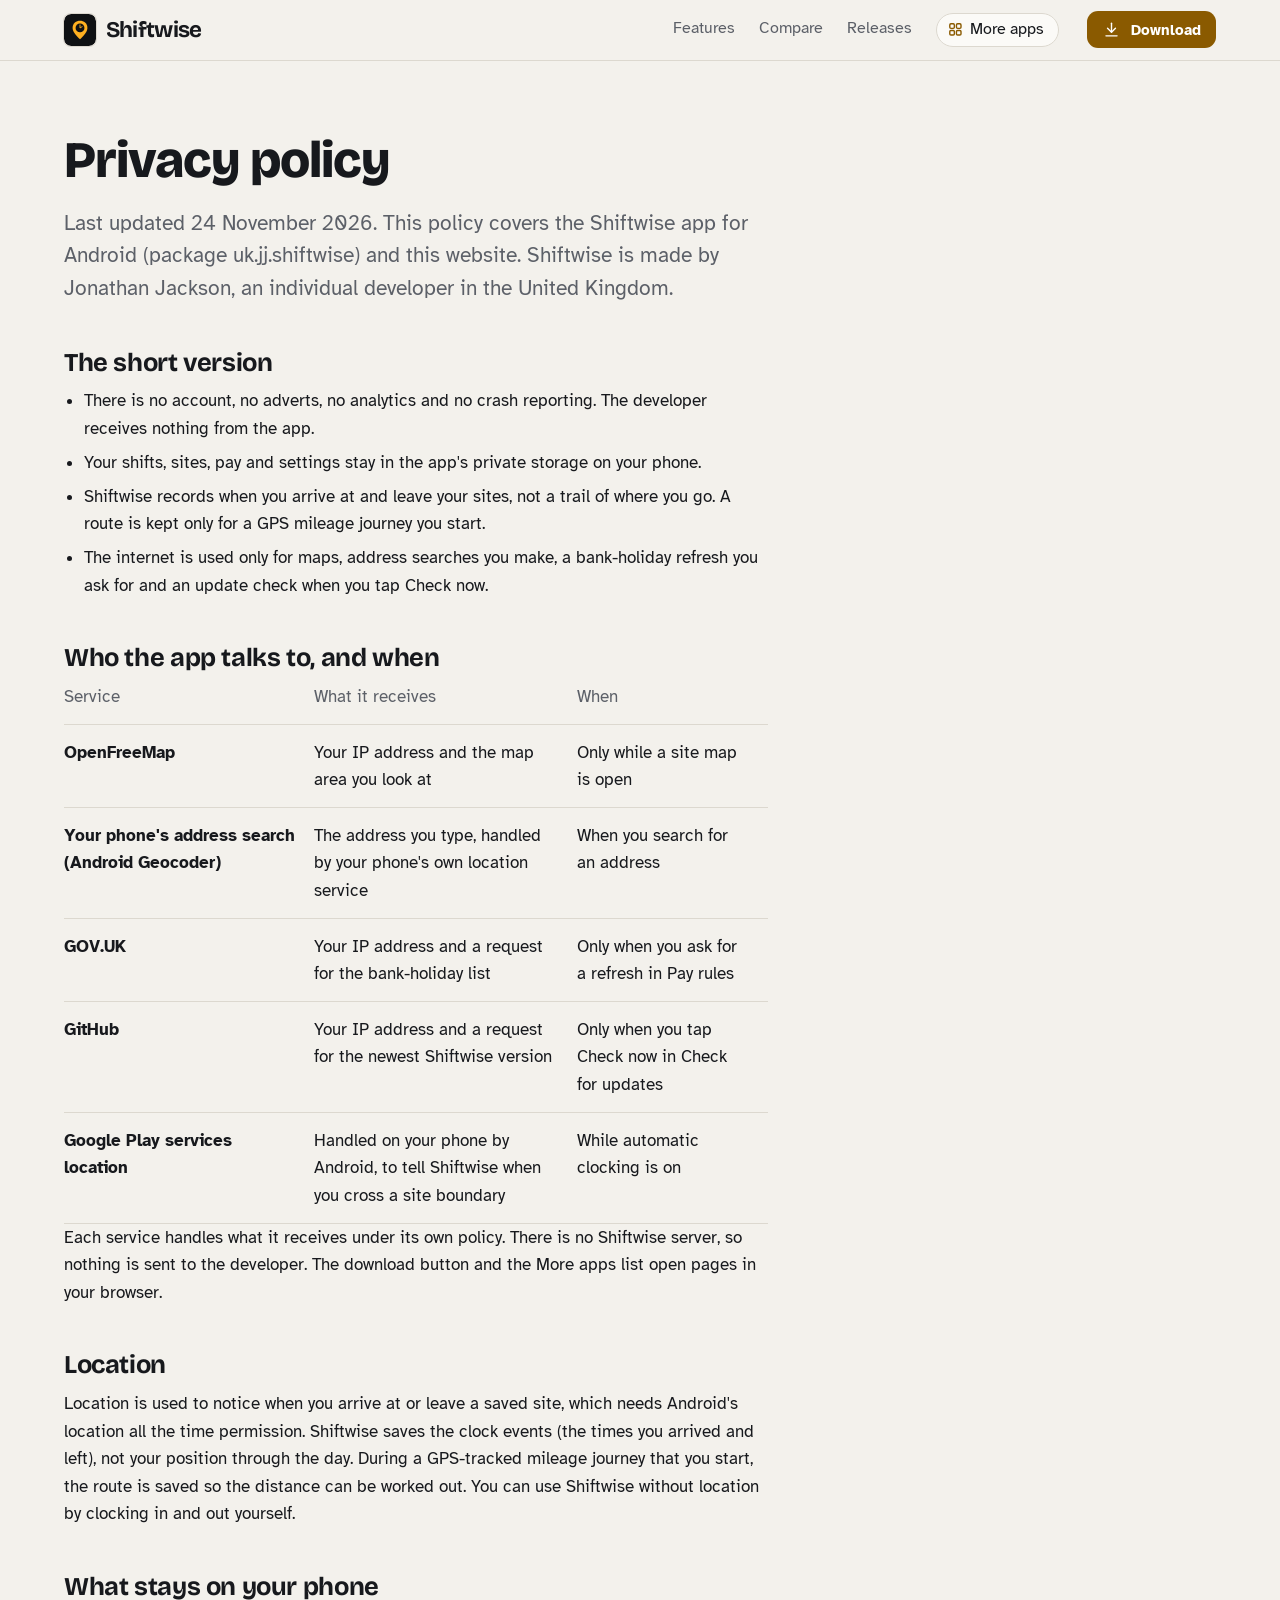
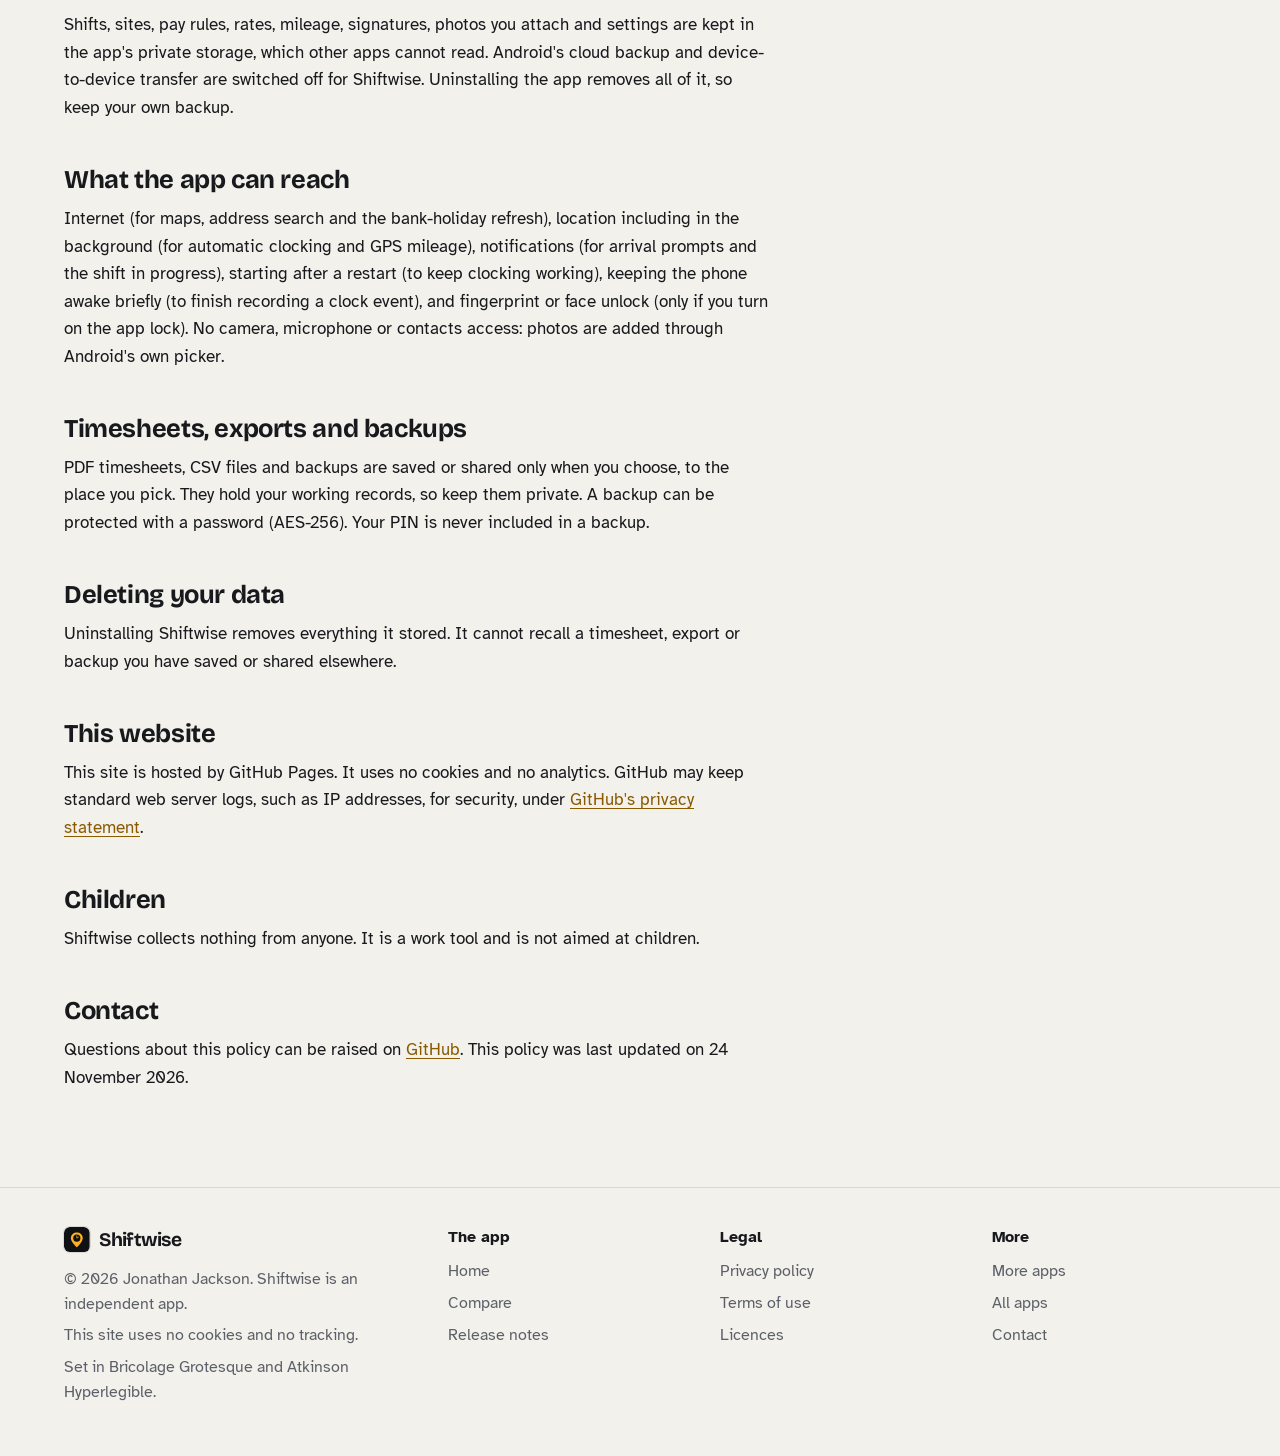
<file: privacy.html>
<!DOCTYPE html>
<html lang="en-GB">
<head>
<meta charset="utf-8">
<meta name="viewport" content="width=device-width, initial-scale=1">
<title>Shiftwise privacy policy</title>
<meta name="description" content="What Shiftwise does with your information: in short, it stays on your phone.">
<meta name="author" content="Jonathan Jackson">
<link rel="canonical" href="https://customgpter.github.io/shiftwise/privacy.html">
<meta name="theme-color" content="#f3f1ec" media="(prefers-color-scheme: light)">
<meta name="theme-color" content="#0f1114" media="(prefers-color-scheme: dark)">
<meta property="og:type" content="website">
<meta property="og:site_name" content="Shiftwise">
<meta property="og:title" content="Shiftwise privacy policy">
<meta property="og:description" content="What Shiftwise does with your information: in short, it stays on your phone.">
<meta property="og:url" content="https://customgpter.github.io/shiftwise/privacy.html">
<meta property="og:image" content="https://customgpter.github.io/shiftwise/assets/og.png">
<meta property="og:image:width" content="1200">
<meta property="og:image:height" content="630">
<meta property="og:image:alt" content="Shiftwise&#x27;s home screen: clocked in at Riverside site, the shift time running and the pay earned so far">
<meta property="og:locale" content="en_GB">
<meta name="twitter:card" content="summary_large_image">
<link rel="icon" href="./assets/favicon.svg" type="image/svg+xml">
<link rel="apple-touch-icon" href="./assets/apple-touch-icon.png">
<link rel="preload" href="./assets/fonts/bricolage-grotesque-latin.woff2" as="font" type="font/woff2" crossorigin>
<link rel="preload" href="./assets/fonts/atkinson-hyperlegible-latin-400-normal.woff2" as="font" type="font/woff2" crossorigin>
<link rel="stylesheet" href="./assets/site.css?v=1">
<link rel="stylesheet" href="./assets/house.css?v=1">
<link rel="stylesheet" href="./assets/apps-list.css?v=1">
<script src="./assets/apps-list.js?v=1" defer></script>
</head>
<body>
<a class="skip" href="#main">Skip to content</a>
<header class="masthead">
<div class="wrap">
<a class="brand" href="./" aria-label="Shiftwise home"><svg viewBox="0 0 108 108" aria-hidden="true"><rect width="108" height="108" rx="24" fill="#0F1114"/><path d="M54 85C54 85 29 64 29 47C29 15 79 15 79 47C79 64 54 85 54 85Z" fill="#FFB020"/><circle cx="54" cy="47" r="15" fill="#0F1114"/><path d="M54 37V47L61 43" stroke="#FFB020" stroke-width="3" stroke-linecap="round" fill="none"/></svg><span>Shiftwise</span></a>
<nav aria-label="Main"><ul><li><a href="./#features">Features</a></li><li><a href="./compare.html">Compare</a></li><li><a href="./releases.html">Releases</a></li><li><a class="more-apps" href="./more-apps.html"><svg class="ico" viewBox="0 0 24 24" aria-hidden="true"><rect x="4" y="4" width="6.5" height="6.5" rx="1.6"/><rect x="13.5" y="4" width="6.5" height="6.5" rx="1.6"/><rect x="4" y="13.5" width="6.5" height="6.5" rx="1.6"/><rect x="13.5" y="13.5" width="6.5" height="6.5" rx="1.6"/></svg>More apps</a></li></ul></nav>
<a class="button small" href="https://github.com/CustomGPTer/shiftwise/releases/latest/download/Shiftwise.apk"><svg class="ico" viewBox="0 0 24 24" aria-hidden="true"><path d="M12 4v11"/><path d="M7 10.5l5 5 5-5"/><path d="M5 20h14"/></svg>Download</a>
</div>
</header>
<main id="main" class="doc">
<div class="wrap">
<div class="measure">
<h1>Privacy policy</h1>
<p class="lede">Last updated 24 November 2026. This policy covers the Shiftwise app for Android (package uk.jj.shiftwise) and this website. Shiftwise is made by Jonathan Jackson, an individual developer in the United Kingdom.</p>
<h2 id="short">The short version</h2><ul>
<li>There is no account, no adverts, no analytics and no crash reporting. The developer receives nothing from the app.</li>
<li>Your shifts, sites, pay and settings stay in the app's private storage on your phone.</li>
<li>Shiftwise records when you arrive at and leave your sites, not a trail of where you go. A route is kept only for a GPS mileage journey you start.</li>
<li>The internet is used only for maps, address searches you make, a bank-holiday refresh you ask for and an update check when you tap Check now.</li>
</ul><h2 id="connections">Who the app talks to, and when</h2><table>
<thead><tr><th scope="col">Service</th><th scope="col">What it receives</th><th scope="col">When</th></tr></thead>
<tbody>
<tr><th scope="row">OpenFreeMap</th><td>Your IP address and the map area you look at</td><td>Only while a site map is open</td></tr>
<tr><th scope="row">Your phone's address search (Android Geocoder)</th><td>The address you type, handled by your phone's own location service</td><td>When you search for an address</td></tr>
<tr><th scope="row">GOV.UK</th><td>Your IP address and a request for the bank-holiday list</td><td>Only when you ask for a refresh in Pay rules</td></tr>
<tr><th scope="row">GitHub</th><td>Your IP address and a request for the newest Shiftwise version</td><td>Only when you tap Check now in Check for updates</td></tr>
<tr><th scope="row">Google Play services location</th><td>Handled on your phone by Android, to tell Shiftwise when you cross a site boundary</td><td>While automatic clocking is on</td></tr>
</tbody>
</table>
<p>Each service handles what it receives under its own policy. There is no Shiftwise server, so nothing is sent to the developer. The download button and the More apps list open pages in your browser.</p><h2 id="location">Location</h2><p>Location is used to notice when you arrive at or leave a saved site, which needs Android's location all the time permission. Shiftwise saves the clock events (the times you arrived and left), not your position through the day. During a GPS-tracked mileage journey that you start, the route is saved so the distance can be worked out. You can use Shiftwise without location by clocking in and out yourself.</p><h2 id="kept">What stays on your phone</h2><p>Shifts, sites, pay rules, rates, mileage, signatures, photos you attach and settings are kept in the app's private storage, which other apps cannot read. Android's cloud backup and device-to-device transfer are switched off for Shiftwise. Uninstalling the app removes all of it, so keep your own backup.</p><h2 id="permissions">What the app can reach</h2><p>Internet (for maps, address search and the bank-holiday refresh), location including in the background (for automatic clocking and GPS mileage), notifications (for arrival prompts and the shift in progress), starting after a restart (to keep clocking working), keeping the phone awake briefly (to finish recording a clock event), and fingerprint or face unlock (only if you turn on the app lock). No camera, microphone or contacts access: photos are added through Android's own picker.</p><h2 id="copies">Timesheets, exports and backups</h2><p>PDF timesheets, CSV files and backups are saved or shared only when you choose, to the place you pick. They hold your working records, so keep them private. A backup can be protected with a password (AES-256). Your PIN is never included in a backup.</p><h2 id="deleting">Deleting your data</h2><p>Uninstalling Shiftwise removes everything it stored. It cannot recall a timesheet, export or backup you have saved or shared elsewhere.</p><h2 id="website">This website</h2><p>This site is hosted by GitHub Pages. It uses no cookies and no analytics. GitHub may keep standard web server logs, such as IP addresses, for security, under <a href="https://docs.github.com/en/site-policy/privacy-policies/github-general-privacy-statement">GitHub's privacy statement</a>.</p><h2 id="children">Children</h2><p>Shiftwise collects nothing from anyone. It is a work tool and is not aimed at children.</p>
<h2 id="contact">Contact</h2>
<p>Questions about this policy can be raised on <a href="https://github.com/CustomGPTer/shiftwise/issues">GitHub</a>. This policy was last updated on 24 November 2026.</p>
</div>
</div>
</main>
<footer class="colophon">
<div class="wrap">
<div>
<a class="brand" href="./" aria-label="Shiftwise home"><svg viewBox="0 0 108 108" aria-hidden="true"><rect width="108" height="108" rx="24" fill="#0F1114"/><path d="M54 85C54 85 29 64 29 47C29 15 79 15 79 47C79 64 54 85 54 85Z" fill="#FFB020"/><circle cx="54" cy="47" r="15" fill="#0F1114"/><path d="M54 37V47L61 43" stroke="#FFB020" stroke-width="3" stroke-linecap="round" fill="none"/></svg><span>Shiftwise</span></a>
<p>&copy; 2026 Jonathan Jackson. Shiftwise is an independent app.</p>
<p>This site uses no cookies and no tracking.</p>
<p>Set in Bricolage Grotesque and Atkinson Hyperlegible.</p>
</div>
<nav aria-label="The app"><h2>The app</h2><ul>
<li><a href="./">Home</a></li>
<li><a href="./compare.html">Compare</a></li>
<li><a href="./releases.html">Release notes</a></li>

</ul></nav>
<nav aria-label="Legal"><h2>Legal</h2><ul>
<li><a href="./privacy.html">Privacy policy</a></li>
<li><a href="./terms.html">Terms of use</a></li>
<li><a href="./licences.html">Licences</a></li>
</ul></nav>
<nav aria-label="More"><h2>More</h2><ul>
<li><a href="./more-apps.html">More apps</a></li>
<li><a href="https://customgpter.github.io/">All apps</a></li>
<li><a href="https://github.com/CustomGPTer/shiftwise/issues">Contact</a></li>
</ul></nav>
</div>
</footer>
</body>
</html>
</file>
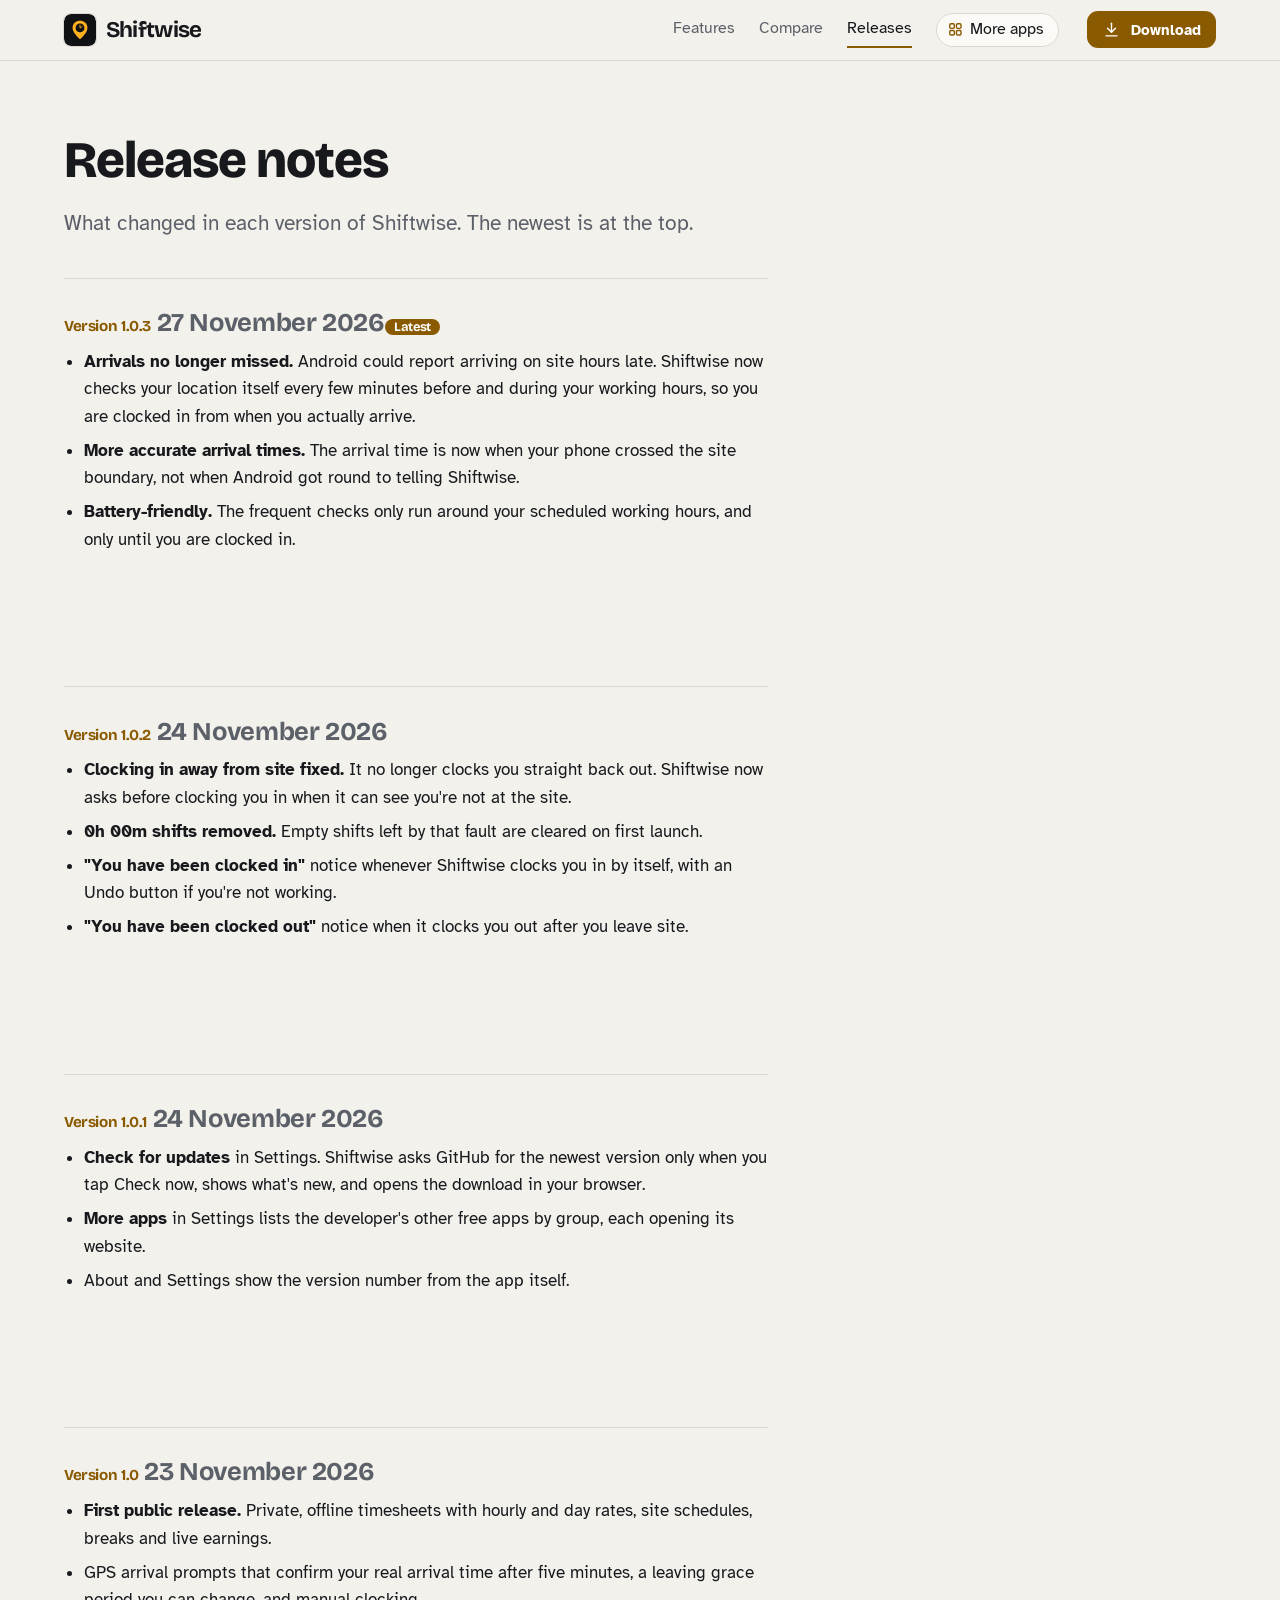
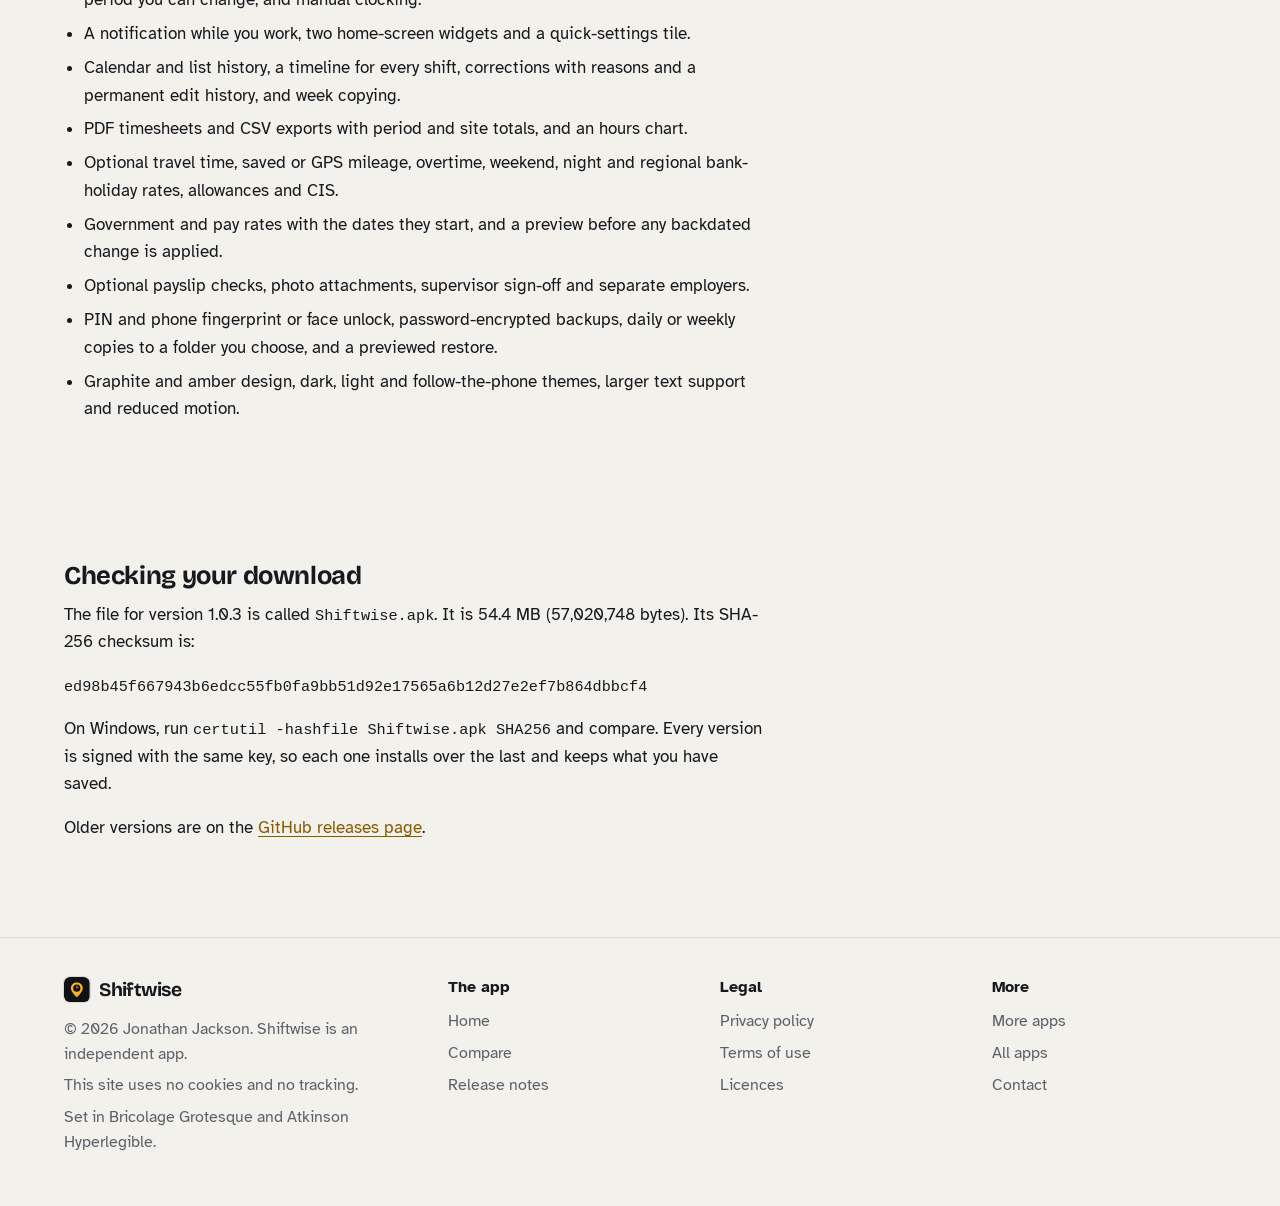
<file: releases.html>
<!DOCTYPE html>
<html lang="en-GB">
<head>
<meta charset="utf-8">
<meta name="viewport" content="width=device-width, initial-scale=1">
<title>Shiftwise release notes</title>
<meta name="description" content="What changed in each version of Shiftwise, with the file size and checksum to check your download.">
<meta name="author" content="Jonathan Jackson">
<link rel="canonical" href="https://customgpter.github.io/shiftwise/releases.html">
<meta name="theme-color" content="#f3f1ec" media="(prefers-color-scheme: light)">
<meta name="theme-color" content="#0f1114" media="(prefers-color-scheme: dark)">
<meta property="og:type" content="website">
<meta property="og:site_name" content="Shiftwise">
<meta property="og:title" content="Shiftwise release notes">
<meta property="og:description" content="What changed in each version of Shiftwise, with the file size and checksum to check your download.">
<meta property="og:url" content="https://customgpter.github.io/shiftwise/releases.html">
<meta property="og:image" content="https://customgpter.github.io/shiftwise/assets/og.png">
<meta property="og:image:width" content="1200">
<meta property="og:image:height" content="630">
<meta property="og:image:alt" content="Shiftwise&#x27;s home screen: clocked in at Riverside site, the shift time running and the pay earned so far">
<meta property="og:locale" content="en_GB">
<meta name="twitter:card" content="summary_large_image">
<link rel="icon" href="./assets/favicon.svg" type="image/svg+xml">
<link rel="apple-touch-icon" href="./assets/apple-touch-icon.png">
<link rel="preload" href="./assets/fonts/bricolage-grotesque-latin.woff2" as="font" type="font/woff2" crossorigin>
<link rel="preload" href="./assets/fonts/atkinson-hyperlegible-latin-400-normal.woff2" as="font" type="font/woff2" crossorigin>
<link rel="stylesheet" href="./assets/site.css?v=1">
<link rel="stylesheet" href="./assets/house.css?v=1">
<link rel="stylesheet" href="./assets/apps-list.css?v=1">
<script src="./assets/apps-list.js?v=1" defer></script>
</head>
<body>
<a class="skip" href="#main">Skip to content</a>
<header class="masthead">
<div class="wrap">
<a class="brand" href="./" aria-label="Shiftwise home"><svg viewBox="0 0 108 108" aria-hidden="true"><rect width="108" height="108" rx="24" fill="#0F1114"/><path d="M54 85C54 85 29 64 29 47C29 15 79 15 79 47C79 64 54 85 54 85Z" fill="#FFB020"/><circle cx="54" cy="47" r="15" fill="#0F1114"/><path d="M54 37V47L61 43" stroke="#FFB020" stroke-width="3" stroke-linecap="round" fill="none"/></svg><span>Shiftwise</span></a>
<nav aria-label="Main"><ul><li><a href="./#features">Features</a></li><li><a href="./compare.html">Compare</a></li><li><a href="./releases.html" aria-current="page">Releases</a></li><li><a class="more-apps" href="./more-apps.html"><svg class="ico" viewBox="0 0 24 24" aria-hidden="true"><rect x="4" y="4" width="6.5" height="6.5" rx="1.6"/><rect x="13.5" y="4" width="6.5" height="6.5" rx="1.6"/><rect x="4" y="13.5" width="6.5" height="6.5" rx="1.6"/><rect x="13.5" y="13.5" width="6.5" height="6.5" rx="1.6"/></svg>More apps</a></li></ul></nav>
<a class="button small" href="https://github.com/CustomGPTer/shiftwise/releases/latest/download/Shiftwise.apk"><svg class="ico" viewBox="0 0 24 24" aria-hidden="true"><path d="M12 4v11"/><path d="M7 10.5l5 5 5-5"/><path d="M5 20h14"/></svg>Download</a>
</div>
</header>
<main id="main" class="doc">
<div class="wrap">
<div class="measure">
<h1>Release notes</h1>
<p class="lede">What changed in each version of Shiftwise. The newest is at the top.</p>
<section class="release" id="v1.0.3"><h2><span class="ver">Version 1.0.3</span> <span class="when">27 November 2026</span><span class="tag">Latest</span></h2><ul><li><b>Arrivals no longer missed.</b> Android could report arriving on site hours late. Shiftwise now checks your location itself every few minutes before and during your working hours, so you are clocked in from when you actually arrive.</li><li><b>More accurate arrival times.</b> The arrival time is now when your phone crossed the site boundary, not when Android got round to telling Shiftwise.</li><li><b>Battery-friendly.</b> The frequent checks only run around your scheduled working hours, and only until you are clocked in.</li></ul></section>
<section class="release" id="v1.0.2"><h2><span class="ver">Version 1.0.2</span> <span class="when">24 November 2026</span></h2><ul><li><b>Clocking in away from site fixed.</b> It no longer clocks you straight back out. Shiftwise now asks before clocking you in when it can see you're not at the site.</li><li><b>0h 00m shifts removed.</b> Empty shifts left by that fault are cleared on first launch.</li><li><b>"You have been clocked in"</b> notice whenever Shiftwise clocks you in by itself, with an Undo button if you're not working.</li><li><b>"You have been clocked out"</b> notice when it clocks you out after you leave site.</li></ul></section>
<section class="release" id="v1.0.1"><h2><span class="ver">Version 1.0.1</span> <span class="when">24 November 2026</span></h2><ul><li><b>Check for updates</b> in Settings. Shiftwise asks GitHub for the newest version only when you tap Check now, shows what's new, and opens the download in your browser.</li><li><b>More apps</b> in Settings lists the developer's other free apps by group, each opening its website.</li><li>About and Settings show the version number from the app itself.</li></ul></section>
<section class="release" id="v1.0"><h2><span class="ver">Version 1.0</span> <span class="when">23 November 2026</span></h2><ul><li><b>First public release.</b> Private, offline timesheets with hourly and day rates, site schedules, breaks and live earnings.</li><li>GPS arrival prompts that confirm your real arrival time after five minutes, a leaving grace period you can change, and manual clocking.</li><li>A notification while you work, two home-screen widgets and a quick-settings tile.</li><li>Calendar and list history, a timeline for every shift, corrections with reasons and a permanent edit history, and week copying.</li><li>PDF timesheets and CSV exports with period and site totals, and an hours chart.</li><li>Optional travel time, saved or GPS mileage, overtime, weekend, night and regional bank-holiday rates, allowances and CIS.</li><li>Government and pay rates with the dates they start, and a preview before any backdated change is applied.</li><li>Optional payslip checks, photo attachments, supervisor sign-off and separate employers.</li><li>PIN and phone fingerprint or face unlock, password-encrypted backups, daily or weekly copies to a folder you choose, and a previewed restore.</li><li>Graphite and amber design, dark, light and follow-the-phone themes, larger text support and reduced motion.</li></ul></section>
<h2 id="checking">Checking your download</h2>
<p>The file for version 1.0.3 is called <code>Shiftwise.apk</code>. It is 54.4 MB (57,020,748 bytes). Its SHA-256 checksum is:</p>
<p><code class="sum">ed98b45f667943b6edcc55fb0fa9bb51d92e17565a6b12d27e2ef7b864dbbcf4</code></p>
<p>On Windows, run <code>certutil -hashfile Shiftwise.apk SHA256</code> and compare. Every version is signed with the same key, so each one installs over the last and keeps what you have saved.</p>
<p>Older versions are on the <a href="https://github.com/CustomGPTer/shiftwise/releases">GitHub releases page</a>.</p>
</div>
</div>
</main>
<footer class="colophon">
<div class="wrap">
<div>
<a class="brand" href="./" aria-label="Shiftwise home"><svg viewBox="0 0 108 108" aria-hidden="true"><rect width="108" height="108" rx="24" fill="#0F1114"/><path d="M54 85C54 85 29 64 29 47C29 15 79 15 79 47C79 64 54 85 54 85Z" fill="#FFB020"/><circle cx="54" cy="47" r="15" fill="#0F1114"/><path d="M54 37V47L61 43" stroke="#FFB020" stroke-width="3" stroke-linecap="round" fill="none"/></svg><span>Shiftwise</span></a>
<p>&copy; 2026 Jonathan Jackson. Shiftwise is an independent app.</p>
<p>This site uses no cookies and no tracking.</p>
<p>Set in Bricolage Grotesque and Atkinson Hyperlegible.</p>
</div>
<nav aria-label="The app"><h2>The app</h2><ul>
<li><a href="./">Home</a></li>
<li><a href="./compare.html">Compare</a></li>
<li><a href="./releases.html">Release notes</a></li>

</ul></nav>
<nav aria-label="Legal"><h2>Legal</h2><ul>
<li><a href="./privacy.html">Privacy policy</a></li>
<li><a href="./terms.html">Terms of use</a></li>
<li><a href="./licences.html">Licences</a></li>
</ul></nav>
<nav aria-label="More"><h2>More</h2><ul>
<li><a href="./more-apps.html">More apps</a></li>
<li><a href="https://customgpter.github.io/">All apps</a></li>
<li><a href="https://github.com/CustomGPTer/shiftwise/issues">Contact</a></li>
</ul></nav>
</div>
</footer>
</body>
</html>
</file>
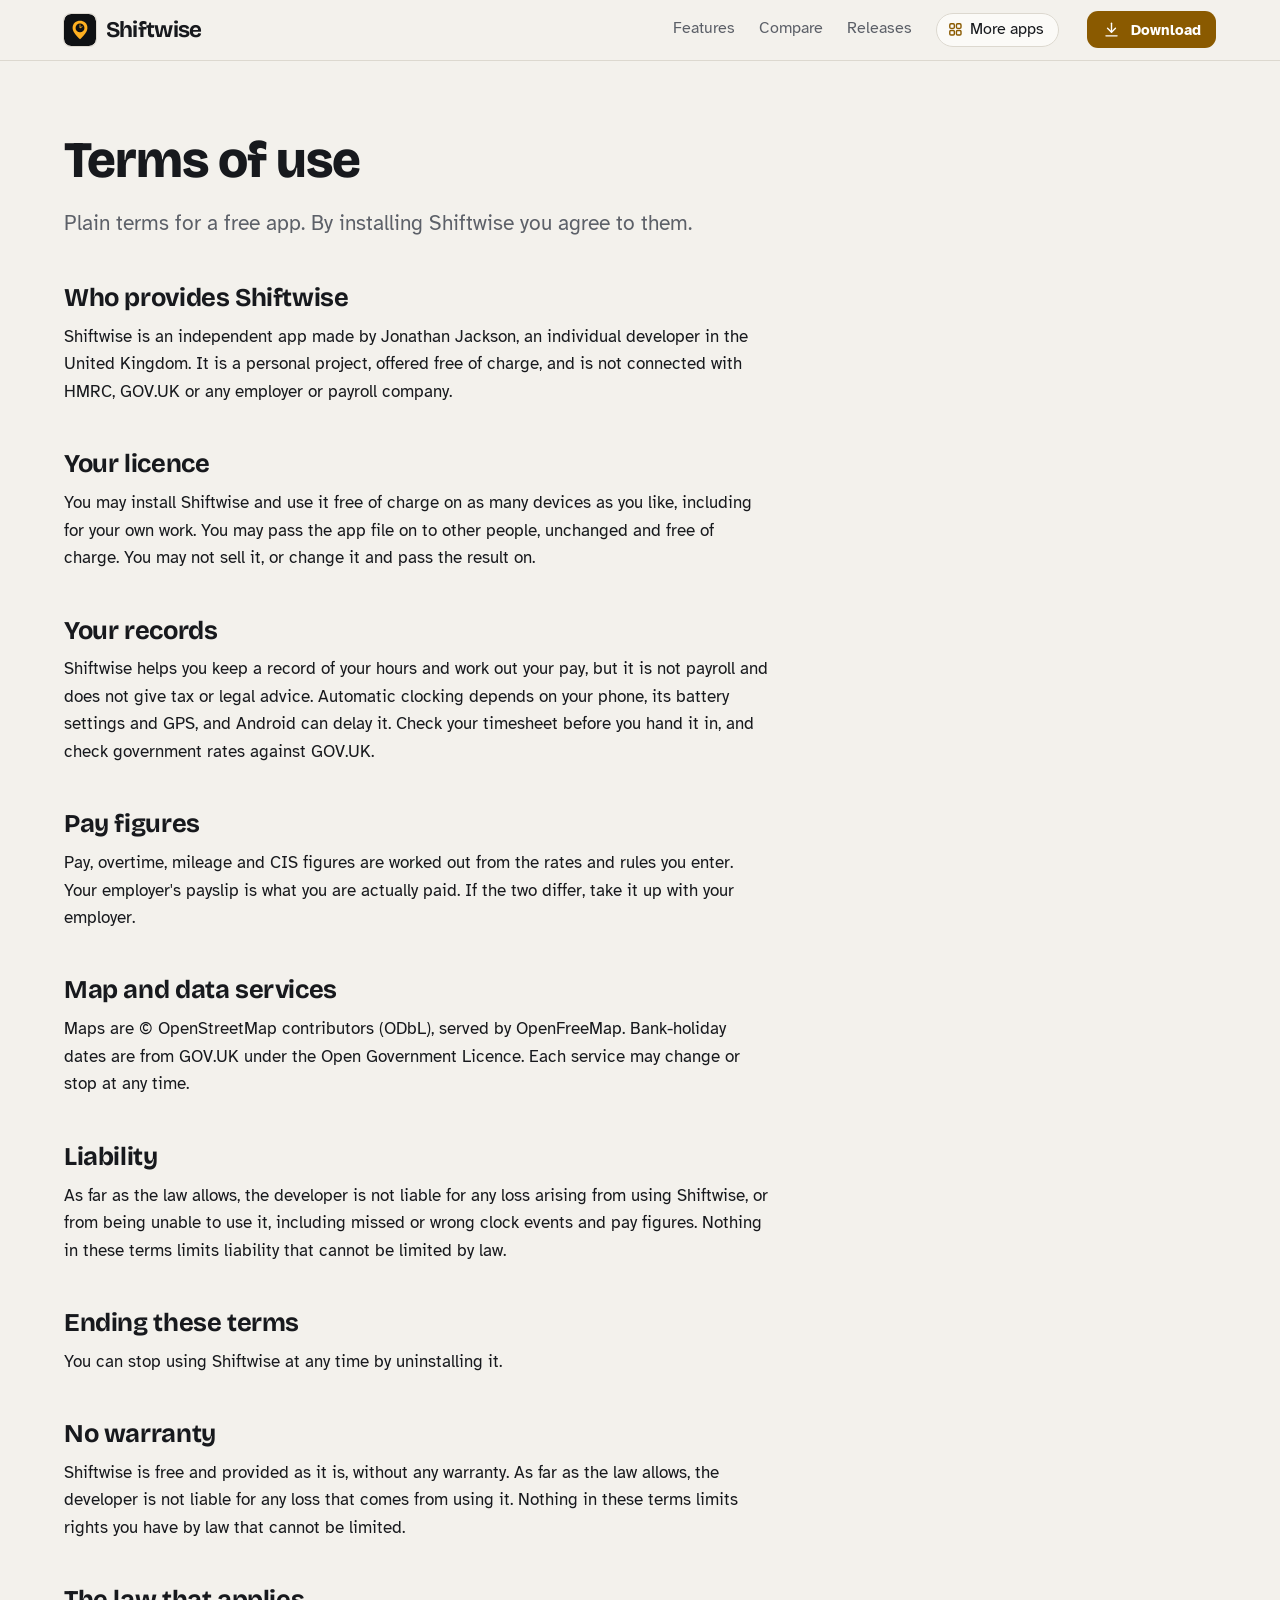
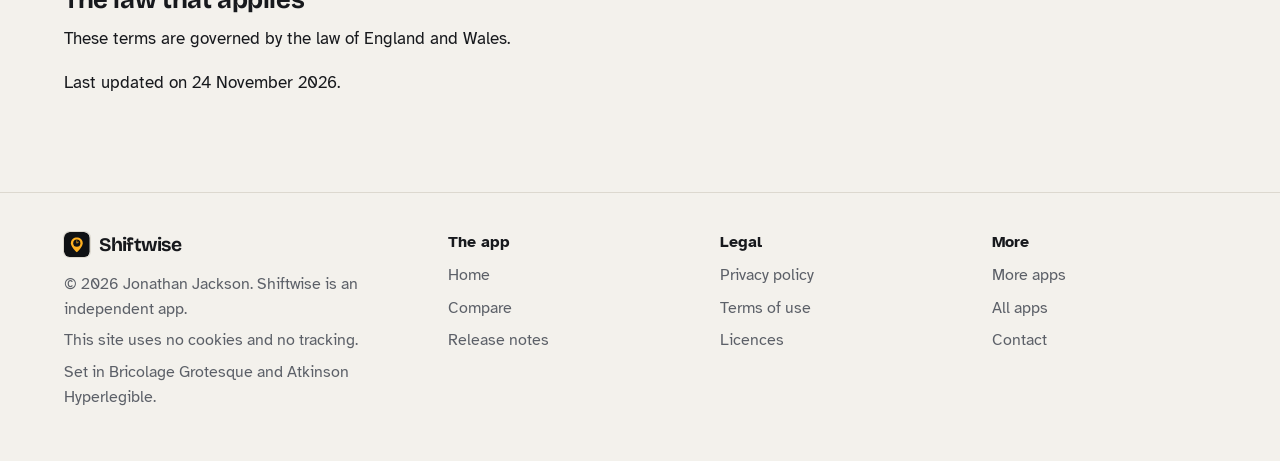
<file: terms.html>
<!DOCTYPE html>
<html lang="en-GB">
<head>
<meta charset="utf-8">
<meta name="viewport" content="width=device-width, initial-scale=1">
<title>Shiftwise terms of use</title>
<meta name="description" content="The terms for using Shiftwise.">
<meta name="author" content="Jonathan Jackson">
<link rel="canonical" href="https://customgpter.github.io/shiftwise/terms.html">
<meta name="theme-color" content="#f3f1ec" media="(prefers-color-scheme: light)">
<meta name="theme-color" content="#0f1114" media="(prefers-color-scheme: dark)">
<meta property="og:type" content="website">
<meta property="og:site_name" content="Shiftwise">
<meta property="og:title" content="Shiftwise terms of use">
<meta property="og:description" content="The terms for using Shiftwise.">
<meta property="og:url" content="https://customgpter.github.io/shiftwise/terms.html">
<meta property="og:image" content="https://customgpter.github.io/shiftwise/assets/og.png">
<meta property="og:image:width" content="1200">
<meta property="og:image:height" content="630">
<meta property="og:image:alt" content="Shiftwise&#x27;s home screen: clocked in at Riverside site, the shift time running and the pay earned so far">
<meta property="og:locale" content="en_GB">
<meta name="twitter:card" content="summary_large_image">
<link rel="icon" href="./assets/favicon.svg" type="image/svg+xml">
<link rel="apple-touch-icon" href="./assets/apple-touch-icon.png">
<link rel="preload" href="./assets/fonts/bricolage-grotesque-latin.woff2" as="font" type="font/woff2" crossorigin>
<link rel="preload" href="./assets/fonts/atkinson-hyperlegible-latin-400-normal.woff2" as="font" type="font/woff2" crossorigin>
<link rel="stylesheet" href="./assets/site.css?v=1">
<link rel="stylesheet" href="./assets/house.css?v=1">
<link rel="stylesheet" href="./assets/apps-list.css?v=1">
<script src="./assets/apps-list.js?v=1" defer></script>
</head>
<body>
<a class="skip" href="#main">Skip to content</a>
<header class="masthead">
<div class="wrap">
<a class="brand" href="./" aria-label="Shiftwise home"><svg viewBox="0 0 108 108" aria-hidden="true"><rect width="108" height="108" rx="24" fill="#0F1114"/><path d="M54 85C54 85 29 64 29 47C29 15 79 15 79 47C79 64 54 85 54 85Z" fill="#FFB020"/><circle cx="54" cy="47" r="15" fill="#0F1114"/><path d="M54 37V47L61 43" stroke="#FFB020" stroke-width="3" stroke-linecap="round" fill="none"/></svg><span>Shiftwise</span></a>
<nav aria-label="Main"><ul><li><a href="./#features">Features</a></li><li><a href="./compare.html">Compare</a></li><li><a href="./releases.html">Releases</a></li><li><a class="more-apps" href="./more-apps.html"><svg class="ico" viewBox="0 0 24 24" aria-hidden="true"><rect x="4" y="4" width="6.5" height="6.5" rx="1.6"/><rect x="13.5" y="4" width="6.5" height="6.5" rx="1.6"/><rect x="4" y="13.5" width="6.5" height="6.5" rx="1.6"/><rect x="13.5" y="13.5" width="6.5" height="6.5" rx="1.6"/></svg>More apps</a></li></ul></nav>
<a class="button small" href="https://github.com/CustomGPTer/shiftwise/releases/latest/download/Shiftwise.apk"><svg class="ico" viewBox="0 0 24 24" aria-hidden="true"><path d="M12 4v11"/><path d="M7 10.5l5 5 5-5"/><path d="M5 20h14"/></svg>Download</a>
</div>
</header>
<main id="main" class="doc">
<div class="wrap">
<div class="measure">
<h1>Terms of use</h1>
<p class="lede">Plain terms for a free app. By installing Shiftwise you agree to them.</p>
<h2 id="who">Who provides Shiftwise</h2><p>Shiftwise is an independent app made by Jonathan Jackson, an individual developer in the United Kingdom. It is a personal project, offered free of charge, and is not connected with HMRC, GOV.UK or any employer or payroll company.</p><h2 id="licence">Your licence</h2><p>You may install Shiftwise and use it free of charge on as many devices as you like, including for your own work. You may pass the app file on to other people, unchanged and free of charge. You may not sell it, or change it and pass the result on.</p><h2 id="records">Your records</h2><p>Shiftwise helps you keep a record of your hours and work out your pay, but it is not payroll and does not give tax or legal advice. Automatic clocking depends on your phone, its battery settings and GPS, and Android can delay it. Check your timesheet before you hand it in, and check government rates against GOV.UK.</p><h2 id="pay">Pay figures</h2><p>Pay, overtime, mileage and CIS figures are worked out from the rates and rules you enter. Your employer's payslip is what you are actually paid. If the two differ, take it up with your employer.</p><h2 id="services">Map and data services</h2><p>Maps are &copy; OpenStreetMap contributors (ODbL), served by OpenFreeMap. Bank-holiday dates are from GOV.UK under the Open Government Licence. Each service may change or stop at any time.</p><h2 id="liability">Liability</h2><p>As far as the law allows, the developer is not liable for any loss arising from using Shiftwise, or from being unable to use it, including missed or wrong clock events and pay figures. Nothing in these terms limits liability that cannot be limited by law.</p><h2 id="ending">Ending these terms</h2><p>You can stop using Shiftwise at any time by uninstalling it.</p>
<h2 id="no-warranty">No warranty</h2>
<p>Shiftwise is free and provided as it is, without any warranty. As far as the law allows, the developer is not liable for any loss that comes from using it. Nothing in these terms limits rights you have by law that cannot be limited.</p>
<h2 id="governing">The law that applies</h2>
<p>These terms are governed by the law of England and Wales.</p>
<p>Last updated on 24 November 2026.</p>
</div>
</div>
</main>
<footer class="colophon">
<div class="wrap">
<div>
<a class="brand" href="./" aria-label="Shiftwise home"><svg viewBox="0 0 108 108" aria-hidden="true"><rect width="108" height="108" rx="24" fill="#0F1114"/><path d="M54 85C54 85 29 64 29 47C29 15 79 15 79 47C79 64 54 85 54 85Z" fill="#FFB020"/><circle cx="54" cy="47" r="15" fill="#0F1114"/><path d="M54 37V47L61 43" stroke="#FFB020" stroke-width="3" stroke-linecap="round" fill="none"/></svg><span>Shiftwise</span></a>
<p>&copy; 2026 Jonathan Jackson. Shiftwise is an independent app.</p>
<p>This site uses no cookies and no tracking.</p>
<p>Set in Bricolage Grotesque and Atkinson Hyperlegible.</p>
</div>
<nav aria-label="The app"><h2>The app</h2><ul>
<li><a href="./">Home</a></li>
<li><a href="./compare.html">Compare</a></li>
<li><a href="./releases.html">Release notes</a></li>

</ul></nav>
<nav aria-label="Legal"><h2>Legal</h2><ul>
<li><a href="./privacy.html">Privacy policy</a></li>
<li><a href="./terms.html">Terms of use</a></li>
<li><a href="./licences.html">Licences</a></li>
</ul></nav>
<nav aria-label="More"><h2>More</h2><ul>
<li><a href="./more-apps.html">More apps</a></li>
<li><a href="https://customgpter.github.io/">All apps</a></li>
<li><a href="https://github.com/CustomGPTer/shiftwise/issues">Contact</a></li>
</ul></nav>
</div>
</footer>
</body>
</html>
</file>
<file: assets/site.css>
@font-face{font-family:"Bricolage Grotesque";src:url("fonts/bricolage-grotesque-latin.woff2") format("woff2");font-weight:200 800;font-style:normal;font-display:swap}
@font-face{font-family:"Atkinson Hyperlegible";src:url("fonts/atkinson-hyperlegible-latin-400-normal.woff2") format("woff2");font-weight:400;font-style:normal;font-display:swap}
@font-face{font-family:"Atkinson Hyperlegible";src:url("fonts/atkinson-hyperlegible-latin-700-normal.woff2") format("woff2");font-weight:700;font-style:normal;font-display:swap}

/* Daylight page, night-time camera. The lamp colour is kept for the one thing to press and for what the camera has seen. */
:root{
  --page:#f2f5f9; --panel:#ffffff; --raised:#e8edf3; --ink:#0d1a2b; --soft:#465468; --rule:#d2dae4;
  --accent:#0a6a55; --accent-ink:#ffffff; --warn:#8a5200; --rec:#d3302f;
  --lamp:#ffb347; --lamp-ink:#231400; --lamp-text:#8a5200;
  --night:#09111e; --night-2:#111d30; --night-3:#1a2a43; --night-ink:#eaf0f8; --night-soft:#9fb0c7; --night-rule:#24364f; --iris:#55d6ab;
  --display:"Bricolage Grotesque","Atkinson Hyperlegible",system-ui,sans-serif;
  --sans:"Atkinson Hyperlegible",system-ui,-apple-system,"Segoe UI",Roboto,sans-serif;
  --mono:ui-monospace,SFMono-Regular,Menlo,Consolas,"Liberation Mono",monospace;
  color-scheme:light dark;
}
@media (prefers-color-scheme:dark){
  :root{--page:#0a111b; --panel:#111a27; --raised:#182434; --ink:#e9eef5; --soft:#a0aec0; --rule:#243247;
    --accent:#55d6ab; --accent-ink:#00281d; --warn:#ffb347; --rec:#ff6163; --lamp-text:#ffb347}
}

*,*::before,*::after{box-sizing:border-box}
html{-webkit-text-size-adjust:100%;scroll-behavior:smooth;scroll-padding-top:5.5rem}
@media (prefers-reduced-motion:reduce){html{scroll-behavior:auto}}
body{margin:0;background:var(--page);color:var(--ink);font:400 1.0625rem/1.62 var(--sans);text-rendering:optimizeLegibility;-webkit-font-smoothing:antialiased}
img,svg{max-width:100%;display:block}
a{color:var(--accent);text-decoration-thickness:.07em;text-underline-offset:.2em}
a:hover{text-decoration-thickness:.13em}
:focus-visible{outline:3px solid var(--lamp);outline-offset:3px;border-radius:6px}
code{font:.9em/1 var(--mono);overflow-wrap:anywhere}
h1,h2,h3{font-family:var(--display);font-weight:700;letter-spacing:-.015em;line-height:1.08;margin:0;text-wrap:balance}
p{margin:0 0 1rem}
.skip{position:absolute;left:-999px;top:0;background:var(--ink);color:var(--page);padding:.6rem 1rem;z-index:30;border-radius:0 0 8px 0}
.skip:focus{left:0}
.sr{position:absolute;width:1px;height:1px;overflow:hidden;clip-path:inset(50%);white-space:nowrap}
.wrap{width:min(72rem,100% - 2.5rem);margin-inline:auto}
.measure{max-width:44rem}
.ico{width:1.25em;height:1.25em;flex:none;fill:none;stroke:currentColor;stroke-width:1.75;stroke-linecap:round;stroke-linejoin:round}

/* ---------- masthead */
.masthead{position:sticky;top:0;z-index:20;background:color-mix(in srgb,var(--page) 88%,transparent);-webkit-backdrop-filter:blur(14px) saturate(1.3);backdrop-filter:blur(14px) saturate(1.3);border-bottom:1px solid var(--rule)}
.masthead .wrap{display:flex;flex-wrap:wrap;align-items:center;gap:.35rem 1.75rem;padding-block:.7rem}
.brand{display:inline-flex;align-items:center;gap:.6rem;font:700 1.4rem/1 var(--display);letter-spacing:-.03em;color:var(--ink);text-decoration:none;margin-right:auto}
.brand svg{width:2rem;height:2rem;flex:none;border-radius:.5rem;box-shadow:0 0 0 1px var(--rule)}
.masthead nav ul{display:flex;flex-wrap:wrap;align-items:center;gap:.15rem 1.5rem;list-style:none;margin:0;padding:0;font-size:1rem;line-height:1.3}
.masthead nav a{display:inline-flex;align-items:center;gap:.4rem;color:var(--soft);text-decoration:none;padding-block:.45rem;border-bottom:2px solid transparent}
.masthead nav a:hover{color:var(--ink)}
.masthead nav a[aria-current="page"]{color:var(--ink);border-bottom-color:var(--lamp)}
.masthead nav a.more-apps{color:var(--ink);border:1px solid var(--rule);border-radius:999px;padding:.34rem .85rem .34rem .65rem;background:var(--panel)}
.masthead nav a.more-apps .ico{width:1.05em;height:1.05em;color:var(--accent);stroke-width:2}
.masthead nav a.more-apps:hover,.masthead nav a.more-apps[aria-current="page"]{border-color:var(--accent)}
.button{display:inline-flex;align-items:center;gap:.6rem;background:var(--lamp);color:var(--lamp-ink);font:700 1.08rem/1.2 var(--sans);text-decoration:none;padding:.95rem 1.5rem;border-radius:14px;box-shadow:0 1px 0 rgba(255,255,255,.45) inset,0 12px 24px -14px rgba(138,82,0,.9)}
.button:hover{background:#ffc56e}
.button:active{transform:translateY(1px)}
.button.small{font-size:.95rem;padding:.55rem .95rem;border-radius:11px;box-shadow:none}
.button.quiet{background:none;box-shadow:none;border:1px solid var(--rule);color:var(--ink)}
.button.quiet:hover{border-color:var(--ink);background:none}
@media (max-width:52rem){
  .masthead nav{order:3;flex:1 0 100%}
  .masthead nav ul{gap:.1rem .85rem;font-size:.95rem}
  .masthead nav .wide{display:none}
}
@media (max-width:24rem){.masthead nav a.more-apps .ico{display:none}.masthead nav a.more-apps{padding-inline:.7rem}}

/* ---------- hero */
.hero{padding-block:clamp(2.2rem,6vw,4.75rem) clamp(2.5rem,6vw,4.5rem);overflow:hidden}
.hero-grid{display:grid;gap:clamp(2.25rem,5vw,4rem);align-items:center}
@media (min-width:62rem){.hero-grid{grid-template-columns:minmax(0,11fr) minmax(0,10fr)}}
.hero h1{font-size:clamp(2.6rem,6vw,4.25rem);font-weight:800;line-height:1;letter-spacing:-.022em;margin-bottom:1.5rem}
.lede{font-size:clamp(1.14rem,2vw,1.3rem);line-height:1.55;color:var(--soft);margin:0 0 1rem;max-width:34rem}
.get{display:flex;flex-wrap:wrap;align-items:center;gap:.9rem 1.5rem;margin:1.8rem 0 1.1rem}
.get .aside{font-weight:700;color:var(--ink)}
.facts{font-size:.98rem;line-height:1.5;color:var(--soft);margin:0 0 .5rem;max-width:36rem}
.pills{display:flex;flex-wrap:wrap;gap:.45rem;list-style:none;margin:0 0 1rem;padding:0;font-size:.95rem}
.pills li{border:1px solid var(--rule);border-radius:999px;padding:.22rem .8rem;background:var(--panel);color:var(--soft)}

/* the monitor: the camera's view, the day beneath it, and the alert it sends */
.monitor{position:relative;max-width:36rem;margin-inline:auto;width:100%;padding-bottom:3.1rem}
@media (min-width:62rem){.monitor{margin-inline:auto 0}}
.screen{position:relative;background:var(--night);border-radius:22px;padding:.6rem;box-shadow:0 0 0 1px var(--night-rule),0 30px 60px -30px rgba(9,17,30,.75)}
.cam{position:relative;border-radius:15px;overflow:hidden;aspect-ratio:16/10;background:#0b1626}
.cam svg{width:100%;height:100%}
.cam text{font:700 15px var(--sans);fill:#231400}
.hud{position:absolute;display:inline-flex;align-items:center;gap:.4rem;font:700 .76rem/1 var(--sans);color:var(--night-ink);background:rgba(6,12,22,.62);border-radius:999px;padding:.38rem .65rem;letter-spacing:.01em}
.hud i{width:.5rem;height:.5rem;border-radius:50%;background:var(--iris)}
.hud.watching{left:.7rem;top:.7rem}
.hud.rec{right:.7rem;top:.7rem}
.hud.rec i{background:#ff5a5c}
.hud.stamp{left:.7rem;bottom:.7rem;font:400 .74rem/1 var(--mono);border-radius:6px;color:#d5deea}
.hud.place{right:.7rem;bottom:.7rem;border-radius:6px;font-weight:400;color:#d5deea}
.day{padding:.85rem .55rem 2rem;color:var(--night-soft);font-size:.8rem;line-height:1.2}
.day-head{display:flex;justify-content:space-between;margin-bottom:.6rem}
.day-head b{color:var(--night-ink)}
.track{position:relative;height:1.5rem;border-radius:7px;background:repeating-linear-gradient(90deg,var(--night-3) 0 1px,transparent 1px calc(100% / 24)),var(--night-2);box-shadow:inset 0 0 0 1px var(--night-rule)}
.ev{position:absolute;top:3px;bottom:3px;width:max(5px,1.1%);border-radius:3px;background:var(--iris);left:var(--at)}
.ev.seen{background:var(--lamp)}
.now{position:absolute;top:-4px;bottom:-4px;left:var(--at);width:2px;background:var(--night-ink);border-radius:2px}
.hours{display:flex;justify-content:space-between;margin-top:.4rem;font-size:.72rem}
.alert{position:absolute;right:-.4rem;bottom:0;display:flex;align-items:center;gap:.75rem;width:min(19rem,88%);background:var(--panel);color:var(--ink);border:1px solid var(--rule);border-radius:16px;padding:.65rem .8rem;box-shadow:0 18px 36px -18px rgba(9,17,30,.55)}
.alert .thumb{flex:none;width:3.1rem;height:3.1rem;border-radius:10px;background:linear-gradient(160deg,#16263d,#0b1626);position:relative;overflow:hidden}
.alert .thumb::before{content:"";position:absolute;left:50%;bottom:0;width:38%;height:62%;translate:-50% 0;border-radius:40% 40% 0 0;background:#6f86a6}
.alert .thumb::after{content:"";position:absolute;left:50%;top:14%;width:26%;aspect-ratio:1;translate:-50% 0;border-radius:50%;background:#8ea4c2}
.alert b{display:block;font-size:.98rem;line-height:1.25}
.alert span{display:block;font-size:.86rem;color:var(--soft);line-height:1.3}
.alert .dot{flex:none;width:.6rem;height:.6rem;border-radius:50%;background:var(--lamp);margin-left:auto;box-shadow:0 0 0 4px color-mix(in srgb,var(--lamp) 25%,transparent)}
@media (max-width:26rem){.alert{right:0}}
@media (prefers-reduced-motion:no-preference){
  .cam .spill{animation:vg-in .9s ease-out .25s both}
  .cam .who{animation:vg-step .9s cubic-bezier(.2,.8,.25,1) .9s both}
  .cam .mark{animation:vg-lock .45s cubic-bezier(.3,1.4,.5,1) 1.7s both;transform-box:fill-box;transform-origin:center}
  .hud.rec{animation:vg-in .3s ease-out 2.05s both}
  .hud.rec i{animation:vg-blink 1.2s steps(2,jump-none) 2.3s 4}
  .ev.seen,.now{animation:vg-pop .4s cubic-bezier(.3,1.5,.5,1) 2.4s both}
  .alert{animation:vg-rise .6s cubic-bezier(.2,.8,.25,1) 2.9s both}
  @keyframes vg-in{from{opacity:0}to{opacity:1}}
  @keyframes vg-step{from{opacity:0;transform:translateX(18px)}to{opacity:1;transform:none}}
  @keyframes vg-lock{from{opacity:0;transform:scale(1.12)}to{opacity:1;transform:none}}
  @keyframes vg-blink{from{opacity:1}to{opacity:.25}}
  @keyframes vg-pop{from{opacity:0;transform:scaleY(.2)}to{opacity:1;transform:none}}
  @keyframes vg-rise{from{opacity:0;transform:translateY(14px)}to{opacity:1;transform:none}}
}

/* ---------- sections */
section{padding-block:clamp(3rem,7vw,5.5rem)}
section + section{border-top:1px solid var(--rule)}
h2{font-size:clamp(1.8rem,3.6vw,2.6rem);margin-bottom:.9rem}
h3{font:700 1.1rem/1.3 var(--sans);letter-spacing:0;margin:0 0 .3rem}
.intro{color:var(--soft);max-width:40rem;margin-bottom:2.2rem;font-size:1.1rem}

.promises{padding-block:0;border-block:1px solid var(--rule);background:var(--panel)}
.promises ul{list-style:none;margin:0;padding:0;display:grid;grid-template-columns:repeat(auto-fit,minmax(min(100%,14rem),1fr))}
.promises li{display:flex;gap:.8rem;align-items:flex-start;padding:1.4rem 1.5rem 1.4rem 0}
.promises .ico{width:1.6rem;height:1.6rem;color:var(--accent);margin-top:.1rem}
.promises b{display:block;line-height:1.3}
.promises span{color:var(--soft);font-size:.96rem;line-height:1.45;display:block}
.hero + .promises{border-top:1px solid var(--rule)}

.steps{list-style:none;counter-reset:s;margin:0;padding:0;display:grid;gap:1.25rem}
@media (min-width:52rem){.steps{grid-template-columns:repeat(3,minmax(0,1fr))}}
.steps li{counter-increment:s;background:var(--panel);border:1px solid var(--rule);border-radius:18px;padding:1.4rem 1.4rem 1.5rem}
.steps li::before{content:counter(s);display:grid;place-items:center;width:2rem;height:2rem;border-radius:50%;background:var(--ink);color:var(--page);font:700 1rem/1 var(--display);margin-bottom:1rem}
.steps p{margin:0;color:var(--soft)}

.notices{display:grid;gap:1.25rem}
@media (min-width:52rem){.notices{grid-template-columns:repeat(2,minmax(0,1fr))}}
.sense{background:var(--night);color:var(--night-ink);border-radius:20px;padding:1.5rem 1.5rem 1.6rem;box-shadow:0 0 0 1px var(--night-rule)}
.sense h3{font:700 1.35rem/1.2 var(--display);letter-spacing:-.02em;margin-bottom:.35rem}
.sense p{color:var(--night-soft);margin-bottom:1.1rem}
.chips{display:flex;flex-wrap:wrap;gap:.5rem;list-style:none;margin:0;padding:0}
.chips li{display:inline-flex;align-items:center;gap:.45rem;border:1px solid var(--night-rule);background:var(--night-2);border-radius:10px;padding:.42rem .75rem .42rem .6rem;font-size:.98rem;line-height:1.2}
.chips .ico{color:var(--lamp)}

.groups{display:grid;gap:0}
.group{display:grid;gap:.4rem 3rem;padding-block:1.6rem;border-top:1px solid var(--rule)}
.group:last-child{border-bottom:1px solid var(--rule)}
@media (min-width:56rem){.group{grid-template-columns:13rem minmax(0,1fr)}}
.group > h3{font:700 1.3rem/1.2 var(--display);letter-spacing:-.02em;color:var(--ink)}
.group dl{margin:0;display:grid;gap:1.1rem 2.5rem}
@media (min-width:40rem){.group dl{grid-template-columns:repeat(2,minmax(0,1fr))}}
.group dt{font-weight:700;line-height:1.35}
.group dd{margin:.2rem 0 0;color:var(--soft)}

.setups{display:grid;gap:1.25rem}
@media (min-width:52rem){.setups{grid-template-columns:repeat(2,minmax(0,1fr))}}
.setup{background:var(--panel);border:1px solid var(--rule);border-radius:20px;padding:1.5rem}
.setup h3{font:700 1.35rem/1.2 var(--display);letter-spacing:-.02em;margin-bottom:.9rem}
.setup .kit{display:flex;align-items:center;gap:.6rem;color:var(--soft);font-size:.95rem;margin-bottom:1rem}
.setup .kit .ico{width:1.9rem;height:1.9rem;color:var(--ink);stroke-width:1.5}
.setup .kit .to{width:1.2rem;height:1.2rem;color:var(--soft)}
.ticks{list-style:none;margin:0;padding:0;display:grid;gap:.5rem}
.ticks li{position:relative;padding-left:1.7rem;color:var(--soft)}
.ticks li::before{content:"";position:absolute;left:.15rem;top:.42em;width:.75rem;height:.42rem;border-left:2.5px solid var(--accent);border-bottom:2.5px solid var(--accent);rotate:-45deg}

.modes{list-style:none;margin:0;padding:0;display:grid;gap:1.25rem}
@media (min-width:52rem){.modes{grid-template-columns:repeat(3,minmax(0,1fr))}}
.modes li{border-top:3px solid var(--ink);padding-top:1rem}
.modes p{color:var(--soft);margin:0}

.scroll{overflow-x:auto}
table{width:100%;border-collapse:collapse}
th,td{text-align:left;vertical-align:top;padding:.85rem 1.2rem .85rem 0;border-top:1px solid var(--rule)}
thead th{border-top:0;color:var(--soft);font-weight:400;padding-top:0}
tbody th{font-weight:700;min-width:11rem}
tr:last-child>*{border-bottom:1px solid var(--rule)}
.after-table{margin-top:1.5rem}
/* On a phone a table becomes a stack: the row's name, then its cells side by side. */
@media (max-width:40rem){
  table:not(.cmp),table:not(.cmp) thead,table:not(.cmp) tbody{display:block}
  table:not(.cmp) tr{display:flex;flex-wrap:wrap;gap:.3rem 1.1rem;padding:.9rem 0;border-top:1px solid var(--rule)}
  table:not(.cmp) thead tr{border-top:0;padding-top:0}
  table:not(.cmp) tbody tr:last-child{border-bottom:1px solid var(--rule)}
  table:not(.cmp) th,table:not(.cmp) td{display:block;border:0;padding:0;flex:1 1 0;min-width:0;overflow-wrap:break-word}
  table:not(.cmp) tr>:first-child{flex:0 0 100%;min-width:0}
}

.plain{list-style:none;margin:0;padding:0;display:grid;gap:1.6rem 3rem}
@media (min-width:52rem){.plain{grid-template-columns:repeat(3,minmax(0,1fr))}}
.plain p{color:var(--soft);margin:0}

.faq{display:grid;gap:0 3rem;align-items:start}
@media (min-width:56rem){.faq{grid-template-columns:repeat(2,minmax(0,1fr))}}
.faq details{border-top:1px solid var(--rule);padding:.15rem 0}
.faq summary{cursor:pointer;list-style:none;display:flex;align-items:flex-start;justify-content:space-between;gap:1rem;font-weight:700;padding:.85rem 0;line-height:1.35}
.faq summary::-webkit-details-marker{display:none}
.faq summary::after{content:"";flex:none;width:.6rem;height:.6rem;margin:.3rem .25rem 0 0;border-right:2px solid var(--soft);border-bottom:2px solid var(--soft);rotate:45deg;transition:rotate .15s}
.faq details[open] summary::after{rotate:-135deg;margin-top:.55rem}
.faq details p{color:var(--soft);margin:0 0 1.1rem;max-width:36rem}
@media (prefers-reduced-motion:reduce){.faq summary::after{transition:none}}

.closing{background:var(--night);color:var(--night-ink);border-top:0}
.closing .wrap{display:grid;gap:1.5rem 3rem;align-items:center}
@media (min-width:52rem){.closing .wrap{grid-template-columns:minmax(0,1fr) auto}}
.closing h2{margin-bottom:.5rem}
.closing p{color:var(--night-soft);margin:0;max-width:36rem}
.closing a:not(.button){color:var(--iris)}
section + .closing{border-top:0}

/* ---------- document pages */
.doc{padding-block:clamp(2.5rem,6vw,4.5rem) clamp(3rem,7vw,5rem)}
.doc h1{font-size:clamp(2.2rem,5vw,3.2rem);font-weight:800;letter-spacing:-.02em;margin-bottom:1.2rem}
.doc .lede{max-width:none}
.doc h2{font-size:1.6rem;margin-top:2.8rem;margin-bottom:.7rem;scroll-margin-top:5.5rem}
.doc h3{margin-top:1.6rem}
.doc ul{padding-left:1.25rem;margin:0 0 1rem}
.doc li{margin:.4rem 0}
.doc a{overflow-wrap:anywhere}
.contents{border-block:1px solid var(--rule);padding-block:1rem;margin-block:2rem}
.contents ul{list-style:none;margin:.4rem 0 0;padding:0;columns:2 14rem;column-gap:2rem}
.contents li{margin:.2rem 0;break-inside:avoid}
.note{border-left:3px solid var(--lamp);padding:.2rem 0 .2rem 1.1rem;color:var(--soft)}
.key{font-size:.95rem;line-height:1.55;color:var(--soft);margin:0 0 .6rem}
.sum{font-size:.95rem;overflow-wrap:anywhere}

/* ---------- compare */
.cmp{min-width:44rem;margin:1.4rem 0 1rem}
.cmp th,.cmp td{padding:.85rem .9rem}
.cmp thead th{color:var(--ink);font-weight:700;vertical-align:bottom;padding-top:.85rem}
.cmp small{display:block;font-weight:400;font-size:.84rem;line-height:1.35;color:var(--soft)}
.cmp tbody th{min-width:13rem;padding-left:0}
.cmp thead th:first-child{padding-left:0}
.cmp .ours{background:var(--panel);box-shadow:inset 1px 0 var(--rule),inset -1px 0 var(--rule)}
.yes{color:var(--accent);font-weight:700}
.pay{color:var(--lamp-text);font-weight:700}
.na{color:var(--soft)}
.cmp .app{display:none}
@media (max-width:54rem){
  .cmp{min-width:0}
  .cmp thead{position:absolute;width:1px;height:1px;overflow:hidden;clip-path:inset(50%)}
  .cmp tbody,.cmp tr,.cmp th,.cmp td{display:block}
  .cmp tr{padding:1rem 0;border-top:1px solid var(--rule)}
  .cmp th,.cmp td{border:0;padding:0}
  .cmp tbody th{min-width:0;margin-bottom:.55rem}
  .cmp td{display:grid;grid-template-columns:7.5rem 1fr;gap:.75rem;padding:.22rem 0}
  .cmp .app{display:block;font-weight:400;color:var(--soft)}
  .cmp .ours{background:none;box-shadow:none}
  .cmp .ours .app{color:var(--ink);font-weight:700}
}

/* ---------- release notes */
.release{border-top:1px solid var(--rule);margin-top:2.4rem;padding-top:1.9rem;scroll-margin-top:5.5rem}
.doc .release h2{margin-top:0}
.contents + .release{border-top:0;margin-top:0;padding-top:.4rem}
.ver{font-weight:700;font-size:.95rem;color:var(--lamp-text);margin:0 0 .5rem}
.when{color:var(--soft);margin:-.2rem 0 .2rem}
.tag{display:inline-block;background:var(--accent);color:var(--accent-ink);border-radius:999px;font-weight:700;font-size:.8rem;padding:.08rem .6rem;margin-right:.6rem}
.doc .release h3{font-size:1rem;color:var(--ink);margin:1.3rem 0 .2rem}
.release ul{margin-bottom:0}

/* ---------- more apps */
.mapps{list-style:none;margin:2.2rem 0 0;padding:0;display:grid;gap:1.4rem}
@media (min-width:50rem){.mapps{grid-template-columns:repeat(2,minmax(0,1fr))}}
.doc .mapps{padding-left:0}
.doc .mapp{margin:0}
.mapp{display:flex;flex-direction:column;background:var(--panel);border:1px solid var(--rule);border-radius:20px;overflow:hidden}
.mapp-cover{position:relative;height:6.5rem;background:linear-gradient(135deg,var(--b),var(--b2));overflow:hidden}
.mapp-cover svg{position:absolute;right:-1.2rem;top:-1.6rem;width:11rem;height:11rem;max-width:none;opacity:.22}
.mapp-body{display:flex;flex-direction:column;flex:1;padding:0 1.4rem 1.4rem}
.mapp-icon{width:4.25rem;height:4.25rem;border-radius:1rem;margin-top:-2.1rem;position:relative;box-shadow:0 0 0 4px var(--panel)}
.mapp h2{font-size:1.6rem;margin:.85rem 0 .1rem}
.mapp-kind{color:var(--soft);margin:0 0 .7rem}
.mapp-say{margin:0 0 1.1rem}
.mapp-go{display:flex;flex-wrap:wrap;align-items:center;gap:.7rem 1.3rem;margin:auto 0 0}
.mapp-go .button{padding:.75rem 1.15rem;font-size:1rem;border-radius:12px}
.mapp-site{font-weight:700}
.mapp-needs{font-size:.9rem;color:var(--soft);margin:.9rem 0 0}

/* ---------- colophon */
.colophon{border-top:1px solid var(--rule);color:var(--soft);font-size:.98rem;line-height:1.6}
.colophon .wrap{display:grid;gap:2rem 3rem;padding-block:2.4rem 2.8rem}
@media (min-width:52rem){.colophon .wrap{grid-template-columns:minmax(0,1.5fr) repeat(3,minmax(0,1fr))}}
.colophon p{margin:0 0 .4rem;max-width:26rem}
.colophon .brand{font-size:1.2rem;margin-bottom:.9rem}
.colophon .brand svg{width:1.6rem;height:1.6rem}
.colophon h2{font:700 .98rem/1.3 var(--sans);letter-spacing:0;color:var(--ink);margin:0 0 .5rem}
.colophon ul{list-style:none;margin:0;padding:0}
.colophon li a{display:inline-block;padding-block:.22rem;color:var(--soft);text-decoration:none}
.colophon li a:hover{color:var(--ink);text-decoration:underline}
</file>
<file: assets/house.css>
:root{--page:#f3f1ec;--panel:#fbfaf7;--raised:#ebe8e1;--ink:#17191d;--soft:#5c6068;--rule:#dcd8cf;--accent:#8a5a00;--accent-ink:#ffffff;--lamp:#8a5a00;--lamp-ink:#ffffff;--lamp-text:#8a5a00}
@media (prefers-color-scheme:dark){:root{--page:#0f1114;--panel:#181b20;--raised:#21252b;--ink:#f4f2ee;--soft:#a9adb5;--rule:#2c3038;--accent:#ffb020;--accent-ink:#1a1200;--lamp:#ffb020;--lamp-ink:#1a1200;--lamp-text:#ffb020}}
/* House additions: phone frames, the screens gallery, the lawful-use box and test-build labels. */
.brand svg{border-radius:22%}
.hero-phone{display:flex;justify-content:center}
.phone{position:relative;width:min(100%,19rem);aspect-ratio:393/852;padding:.55rem;border-radius:2.6rem;background:#0b0d12;box-shadow:0 0 0 1px rgba(255,255,255,.06) inset,0 1px 0 rgba(255,255,255,.12) inset,0 30px 60px -28px rgba(10,20,40,.55),0 12px 24px -12px rgba(10,20,40,.35)}
.phone img{display:block;width:100%;height:100%;object-fit:cover;object-position:top;border-radius:2.1rem;background:#111}
.gallery{display:flex;gap:clamp(1rem,3vw,1.75rem);overflow-x:auto;scroll-snap-type:x mandatory;padding:.5rem .25rem 1.25rem;margin:1.75rem -.25rem 0;scrollbar-width:thin;overscroll-behavior-x:contain}
.gallery:focus-visible{outline-offset:6px}
.shot{flex:0 0 auto;width:min(72vw,15.5rem);margin:0;scroll-snap-align:start}
.shot .phone{width:100%;border-radius:2.2rem;padding:.45rem}
.shot .phone img{border-radius:1.8rem}
.shot .shot figcaption{margin:.85rem .2rem 0;font-size:.98rem;line-height:1.4;color:var(--soft)}
.gate-scope{margin:0 0 .25rem}
.law-box{margin:0 0 1rem;padding:.9rem 1rem;max-width:34rem;border:1px solid #e0b450;background:#fff8e6;color:#3d2a00;border-radius:14px}
.law-box label{display:flex;gap:.65rem;align-items:flex-start;font-weight:700;cursor:pointer;font-size:1.02rem}
.law-box input{width:1.25rem;height:1.25rem;margin:.12rem 0 0;flex:none;accent-color:#8a5200}
.law-box p{margin:.5rem 0 0;font-size:.95rem}
.law-box a{color:#6b4000;font-weight:700}
.gate-scope a[aria-disabled="true"]{opacity:.45;cursor:not-allowed;pointer-events:none;filter:grayscale(.4);box-shadow:none}
.law-band{background:var(--raised)}
.beta-tag{display:inline-block;margin-left:-.9rem;font-size:.72rem;font-weight:700;letter-spacing:.05em;text-transform:uppercase;padding:.3rem .5rem;border-radius:6px;background:#ffe7b3;color:#5c3b00;border:1px solid #e0b450}
.beta-note{max-width:34rem;padding:.8rem 1rem;border-radius:12px;background:#ffe7b3;color:#3d2a00;border:1px solid #e0b450}
.mapp-soon{display:inline-block;padding:.85rem 1.3rem;border:1px dashed var(--rule);border-radius:14px;color:var(--soft);font-weight:700}
code.sum{word-break:break-all}
@media (prefers-color-scheme:dark){
  .law-box,.beta-note{background:#2a2108;color:#ffe9b8;border-color:#7a5c14}
  .law-box a{color:#ffd27a}
  .law-box input{accent-color:#ffb347}
  .beta-tag{background:#4a3500;color:#ffe2a3;border-color:#8a6a1c}
  .phone{box-shadow:0 0 0 1px rgba(255,255,255,.1) inset,0 30px 60px -28px rgba(0,0,0,.8)}
}
@media (max-width:40rem){.hero-phone .phone{width:min(78%,17rem)}}
</file>
<file: assets/apps-list.css>
/* The full app list on More apps pages and the hub. Works alongside each site's own card styles. */
.mapps-jump{margin:1.8rem 0 0}
.mapps-jump ul{list-style:none;margin:0;padding:0;display:flex;flex-wrap:wrap;gap:.5rem}
.mapps-jump a{display:inline-block;padding:.45rem .85rem;border:1px solid var(--rule,#d2dae4);border-radius:999px;font-size:.95rem;font-weight:700;text-decoration:none;color:inherit;background:var(--panel,#fff)}
.mapps-jump a:hover,.mapps-jump a:focus-visible{border-color:currentColor}
.mapps-group{margin:2.6rem 0 0;scroll-margin-top:5rem}
.mapps-cat{font-size:1.45rem;margin:0;padding:0 0 .6rem;border-bottom:1px solid var(--rule,#d2dae4)}
.mapps-group .mapps{margin-top:1.4rem}
.mapp h3{font-size:1.5rem;line-height:1.2;margin:.85rem 0 .1rem;display:flex;flex-wrap:wrap;align-items:center;gap:.5rem}
.mapp-badge{display:inline-block;font-size:.75rem;font-weight:700;letter-spacing:.04em;text-transform:uppercase;line-height:1;padding:.35rem .55rem;border-radius:6px;vertical-align:middle}
.mapp-badge.beta{background:#ffe7b3;color:#5c3b00;border:1px solid #e0b450}
.mapp-badge.here{background:transparent;color:var(--soft,#465468);border:1px solid var(--rule,#d2dae4)}
.mapp-soon{display:inline-block;padding:.7rem 1.1rem;border:1px dashed var(--rule,#b9c4d1);border-radius:12px;color:var(--soft,#465468);font-weight:700}
.mapp-go .button.ghost{background:transparent;color:inherit;border:2px solid currentColor;box-shadow:none}
.mapp-also{font-size:.9rem;color:var(--soft,#465468);margin:.6rem 0 0}
.mapp-law{margin:0 0 1rem;padding:.8rem .9rem;border:1px solid #e0b450;background:#fff8e6;color:#3d2a00;border-radius:12px;font-size:.95rem}
.mapp-law label{display:flex;gap:.6rem;align-items:flex-start;font-weight:700;cursor:pointer}
.mapp-law input{width:1.2rem;height:1.2rem;margin:.1rem 0 0;flex:none;accent-color:#8a5200}
.mapp-law p{margin:.45rem 0 0}
.mapp-law a{color:#6b4000;font-weight:700}
.mapp a[aria-disabled="true"]{opacity:.45;cursor:not-allowed;pointer-events:none;filter:grayscale(.4)}
@media (prefers-color-scheme:dark){
  .mapp-badge.beta{background:#4a3500;color:#ffe2a3;border-color:#8a6a1c}
  .mapp-law{background:#2a2108;color:#ffe9b8;border-color:#7a5c14}
  .mapp-law a{color:#ffd27a}
  .mapp-law input{accent-color:#ffb347}
}
:where(.mapp a.button){display:inline-flex;align-items:center;gap:.5rem;padding:.75rem 1.15rem;border-radius:12px;background:var(--accent,#1f5fa8);color:var(--accent-ink,#fff);font-weight:700;text-decoration:none;border:2px solid transparent}
:where(.mapp a.button.ghost){background:transparent;color:inherit;border-color:currentColor}
:where(.mapps){list-style:none;padding:0;display:grid;gap:1.4rem}
.gate-scope{margin:0 0 .25rem}
.law-box{margin:0 0 1rem;padding:.9rem 1rem;max-width:34rem;border:1px solid #e0b450;background:#fff8e6;color:#3d2a00;border-radius:14px}
.law-box label{display:flex;gap:.65rem;align-items:flex-start;font-weight:700;cursor:pointer;font-size:1.02rem}
.law-box input{width:1.25rem;height:1.25rem;margin:.12rem 0 0;flex:none;accent-color:#8a5200}
.law-box p{margin:.5rem 0 0;font-size:.95rem}
.law-box a{color:#6b4000;font-weight:700}
.gate-scope a[aria-disabled="true"]{opacity:.45;cursor:not-allowed;pointer-events:none;filter:grayscale(.4);box-shadow:none}
@media (prefers-color-scheme:dark){
  .law-box{background:#2a2108;color:#ffe9b8;border-color:#7a5c14}
  .law-box a{color:#ffd27a}
  .law-box input{accent-color:#ffb347}
}
</file>
